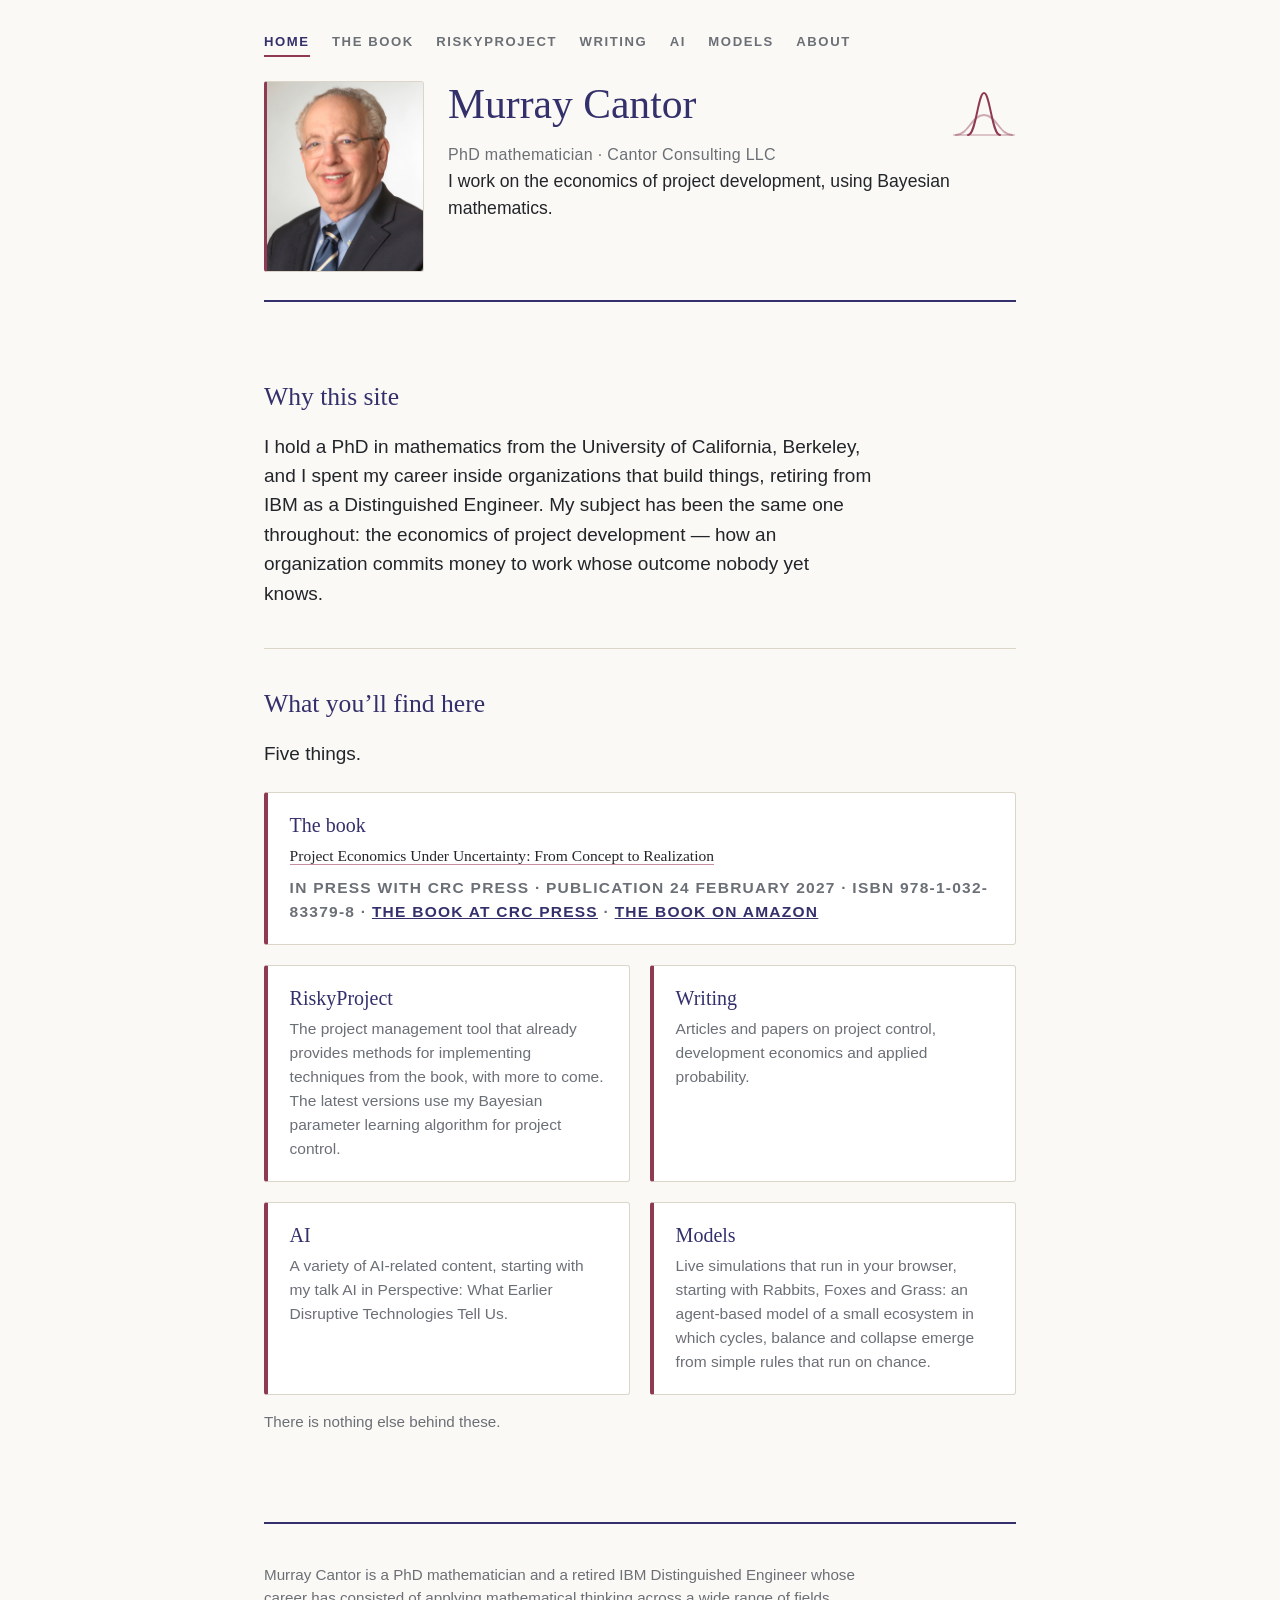
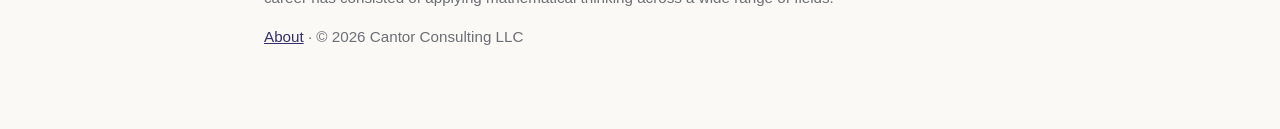
<file: index.html>
<!doctype html>
<html lang="en">
<head>
<meta charset="utf-8">
<meta name="viewport" content="width=device-width, initial-scale=1">
<meta name="theme-color" content="#33306B">
<title>Murray Cantor</title>
<meta name="description" content="Murray Cantor, PhD mathematician and retired IBM Distinguished Engineer, on the economics of project development and the tooling that improves it, worked in Bayesian mathematics.">
<!-- Social card image. The path is relative like everything else here, which is
     correct for local review and for a first look on GitHub Pages, but it is the ONE
     path that must become absolute at launch: LinkedIn, Slack, X, Facebook and iMessage
     fetch the card from their own servers, where a relative path resolves to nothing.
     At the DNS cutover change the content below to
     https://murraycantor.com/images/murray-cantor.jpg — see NOTES.md section 9. -->
<meta property="og:image" content="images/murray-cantor.jpg">
<meta property="og:image:width" content="640">
<meta property="og:image:height" content="776">
<link rel="stylesheet" href="site.css">
</head>
<body>
<div class="wrap">

<nav class="sitenav" aria-label="Site">
  <a href="index.html" aria-current="page">Home</a>
  <a href="book.html">The book</a>
  <a href="riskyproject.html">RiskyProject</a>
  <a href="writing.html">Writing</a>
  <a href="ai.html">AI</a>
  <a href="ecosystem/index.html">Models</a>
  <a href="about.html">About</a>
</nav>

<header class="masthead">
  <svg class="mark-corner" viewBox="0 0 64 64" role="img" aria-label="Two probability curves, one wide and one narrow" focusable="false">
    <g fill="none" stroke="currentColor" stroke-width="2" stroke-linecap="round">
      <path d="M2 54 H62" stroke-opacity=".28"></path>
      <path d="M4 54 C16 54 20 34 32 34 C44 34 48 54 60 54" stroke-opacity=".42"></path>
      <path d="M16 54 C24 54 26 12 32 12 C38 12 40 54 48 54"></path>
    </g>
  </svg>
  <div class="masthead-body">
    <img class="portrait" src="images/murray-cantor.jpg" width="160" height="194" alt="Murray Cantor">
    <div class="masthead-text">
      <h1>Murray Cantor</h1>
      <p class="byline">PhD mathematician &middot; Cantor Consulting LLC</p>
      <p class="standfirst">I work on the economics of project development, using Bayesian mathematics.</p>
    </div>
  </div>
</header>

<main>

<section id="intro" aria-labelledby="intro-h">
  <h2 id="intro-h">Why this site</h2>

  <p>I hold a PhD in mathematics from the University of California, Berkeley, and I spent my career inside organizations that build things, retiring from IBM as a Distinguished Engineer. My subject has been the same one throughout: the economics of project development &mdash; how an organization commits money to work whose outcome nobody yet knows.</p>
</section>

<section id="overview" aria-labelledby="ov-h">
  <h2 id="ov-h">What you&rsquo;ll find here</h2>

  <p>Five things.</p>

  <div class="cards">
    <div class="card card-book"><h3><a href="book.html">The book</a></h3><p><a class="cardtitle" href="book.html">Project Economics Under Uncertainty: From Concept to Realization</a></p><p class="meta">In press with CRC Press &middot; Publication 24 February 2027 &middot; ISBN 978-1-032-83379-8 &middot; <a href="https://www.routledge.com/Project-Economics-Under-Uncertainty-From-Concept-to-Realization/Cantor-Smart-Alleman/p/book/9781032833798">The book at CRC Press</a> &middot; <a href="https://a.co/d/0cHW51K1">The book on Amazon</a></p></div>
    <a class="card" href="riskyproject.html"><h3>RiskyProject</h3><p>The project management tool that already provides methods for implementing techniques from the book, with more to come. The latest versions use my Bayesian parameter learning algorithm for project control.</p></a>
    <a class="card" href="writing.html"><h3>Writing</h3><p>Articles and papers on project control, development economics and applied probability.</p></a>
    <a class="card" href="ai.html"><h3>AI</h3><p>A variety of AI-related content, starting with my talk AI in Perspective: What Earlier Disruptive Technologies Tell Us.</p></a>
    <a class="card" href="ecosystem/index.html"><h3>Models</h3><p>Live simulations that run in your browser, starting with Rabbits, Foxes and Grass: an agent-based model of a small ecosystem in which cycles, balance and collapse emerge from simple rules that run on chance.</p></a>
  </div>

  <p class="note">There is nothing else behind these.</p>
</section>

</main>

<footer>
  <p>Murray Cantor is a PhD mathematician and a retired IBM Distinguished Engineer whose career has consisted of applying mathematical thinking across a wide range of fields.</p>
  <p><a href="about.html">About</a> &middot; &copy; 2026 Cantor Consulting LLC</p>
</footer>

</div>
</body>
</html>
</file>
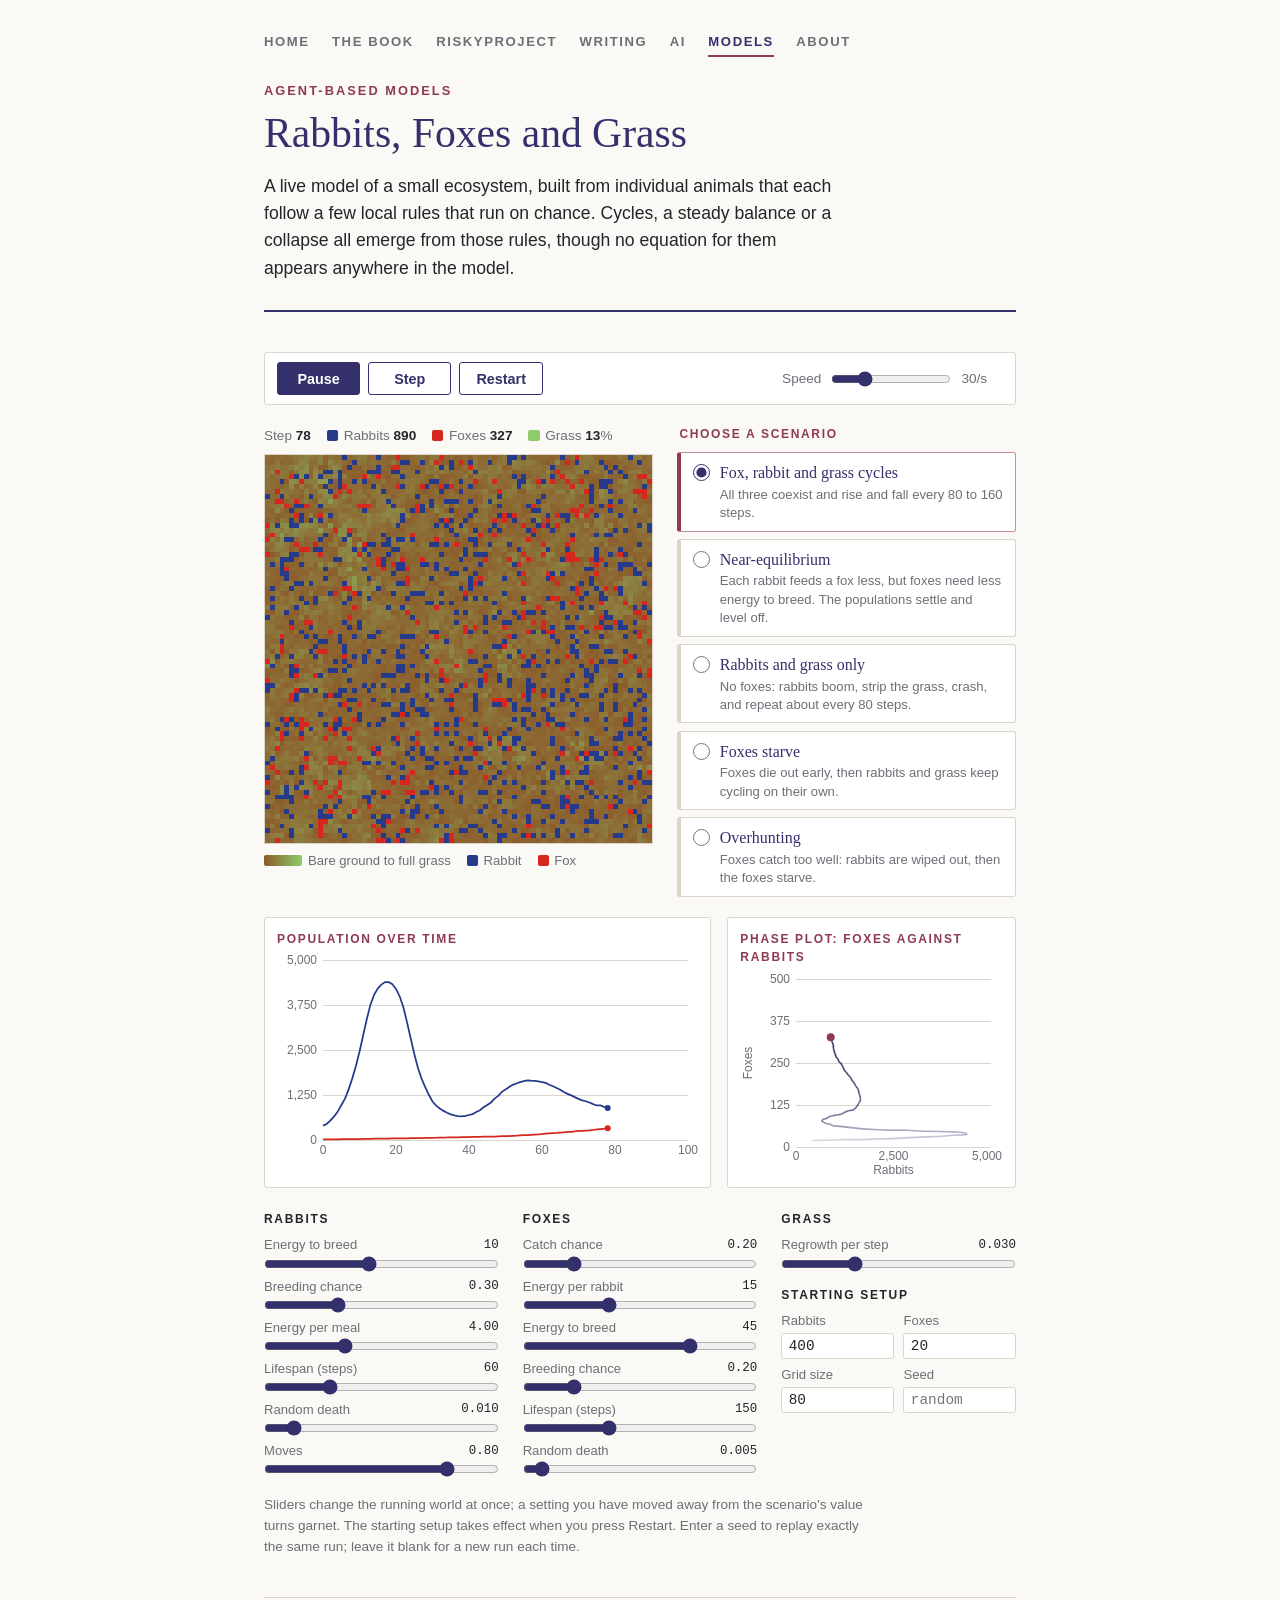
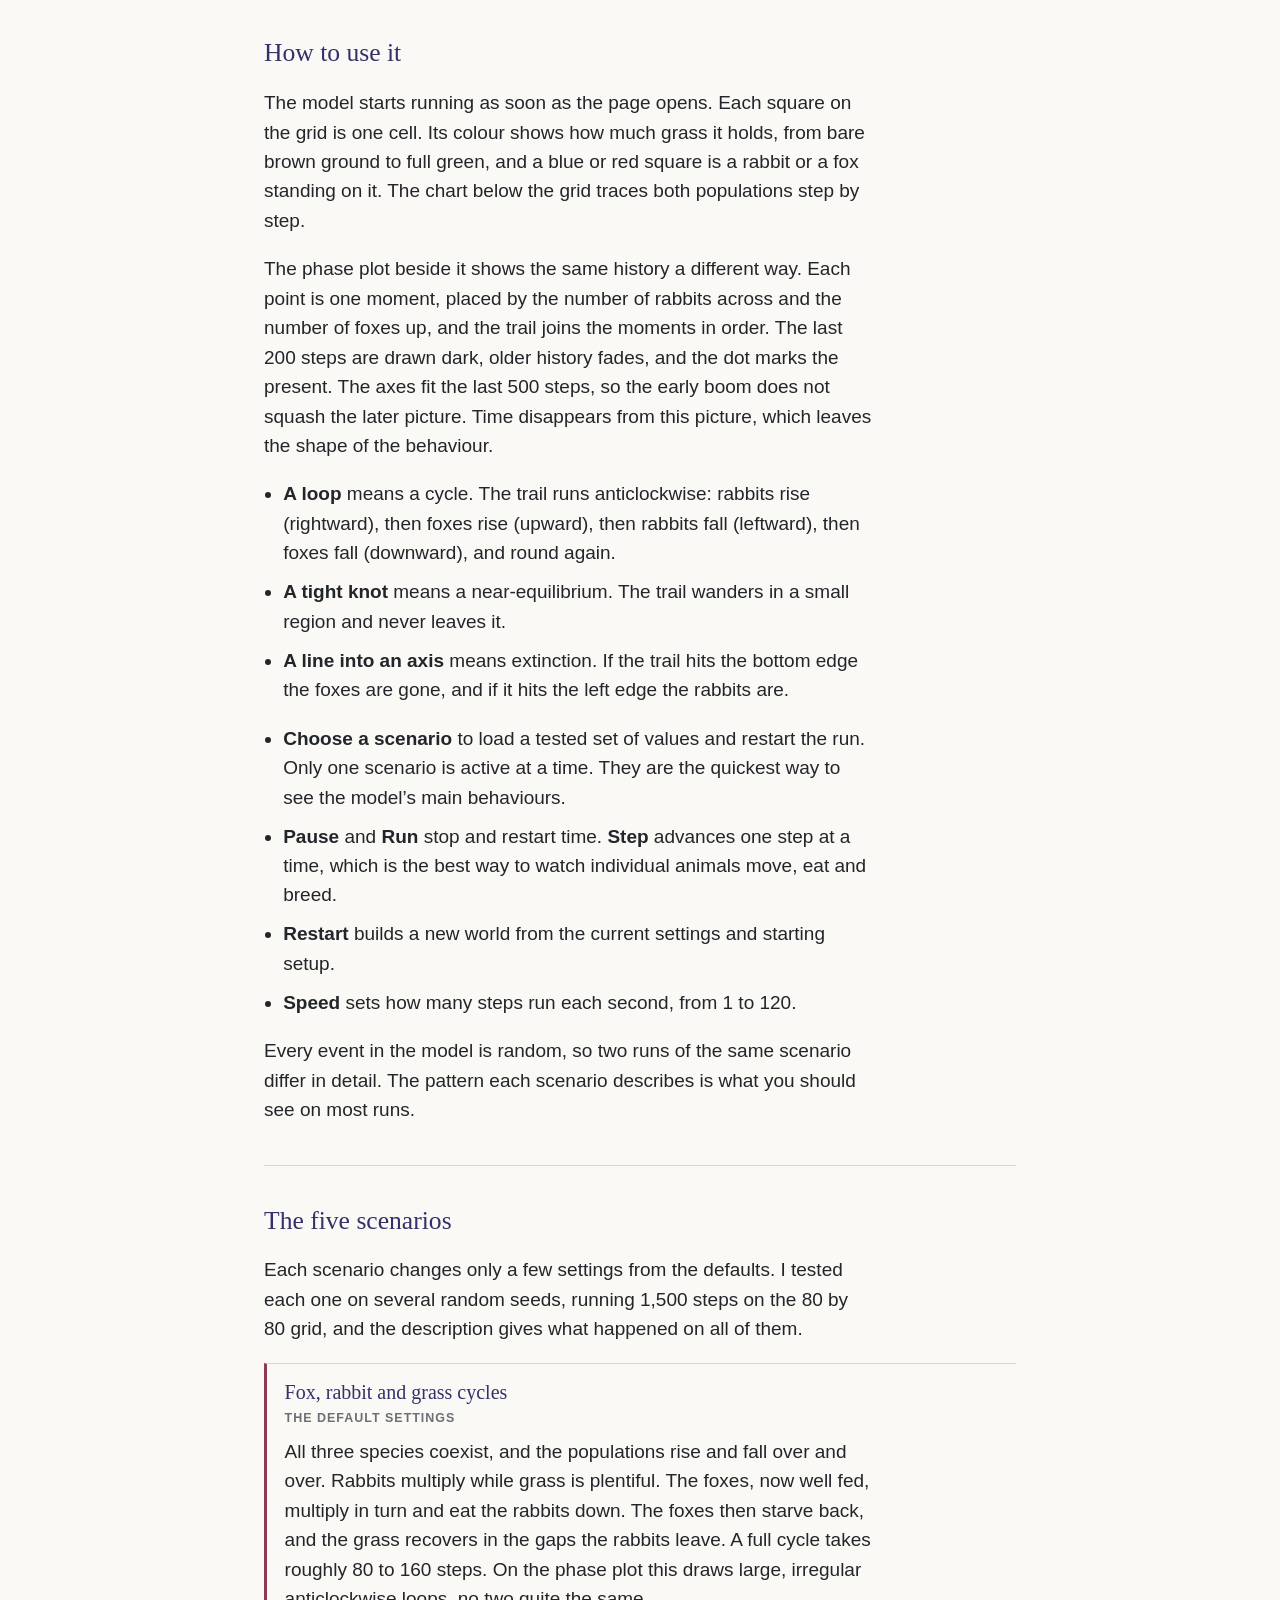
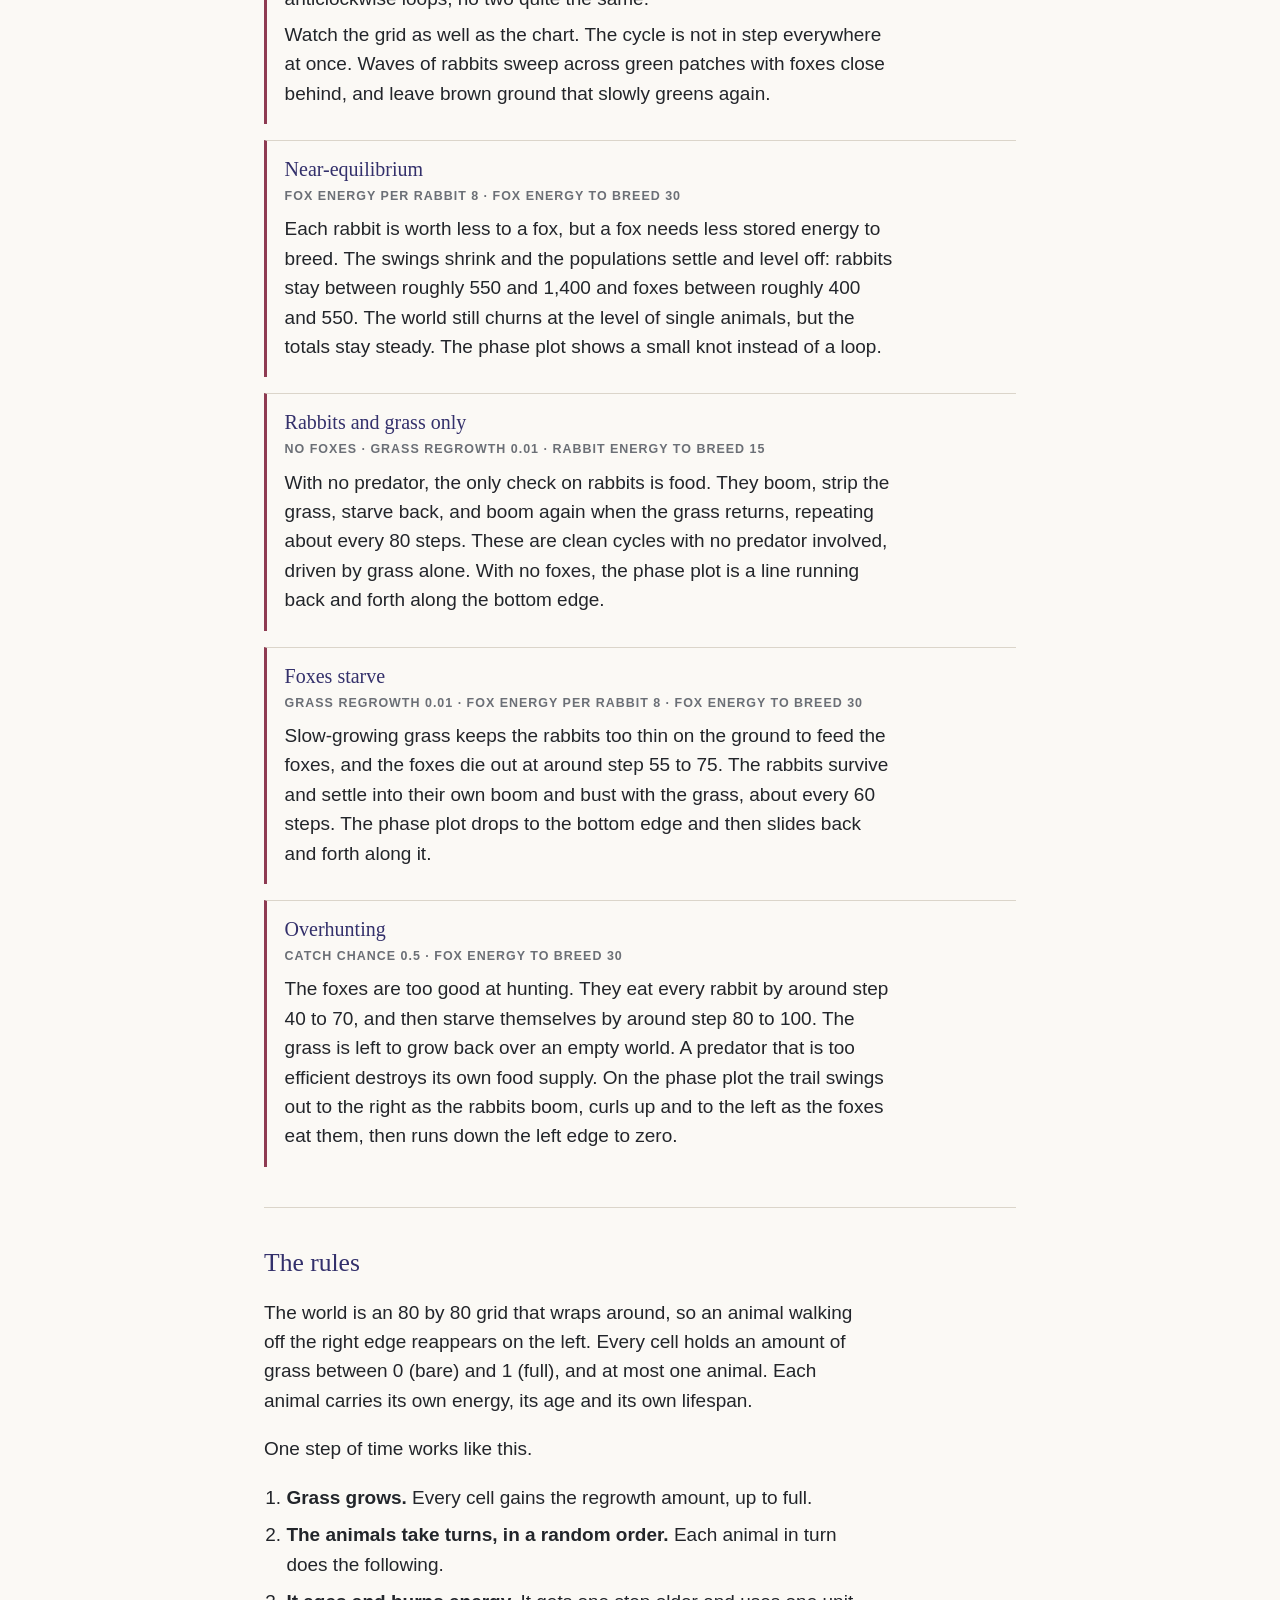
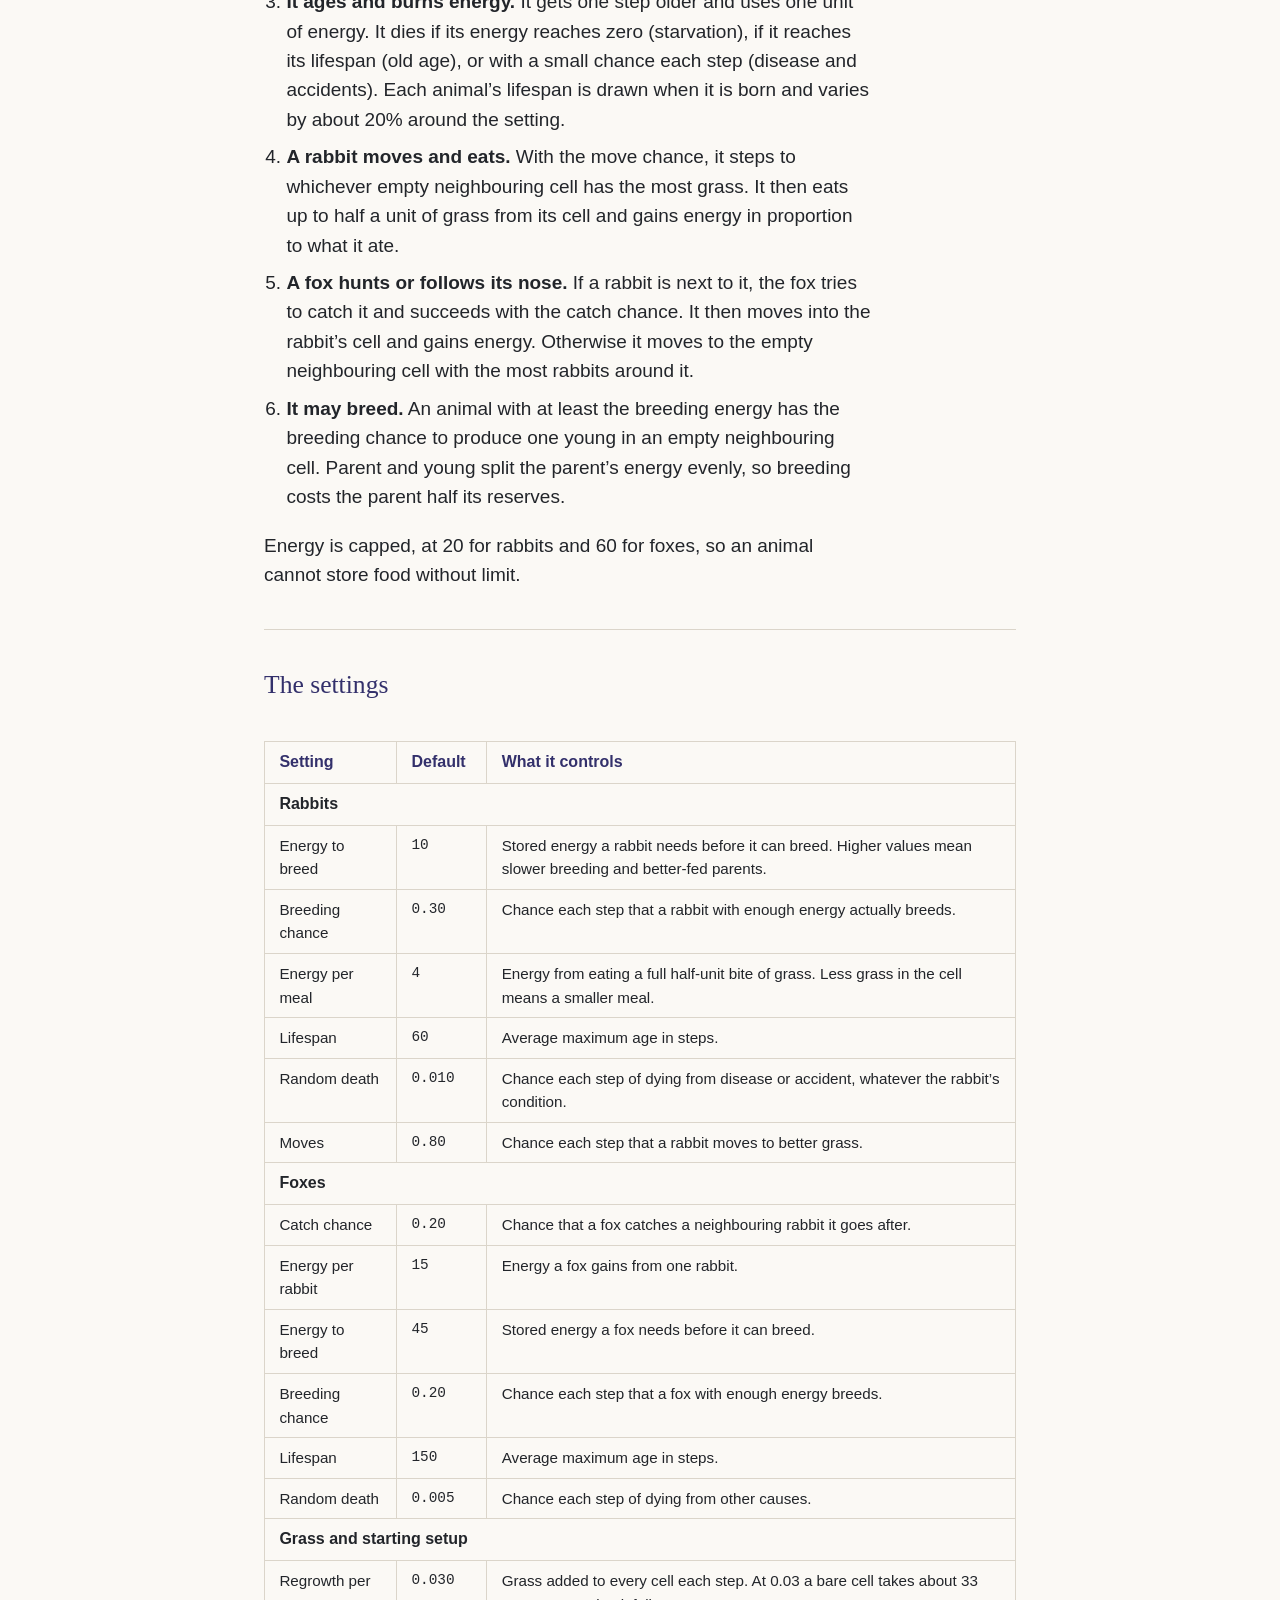
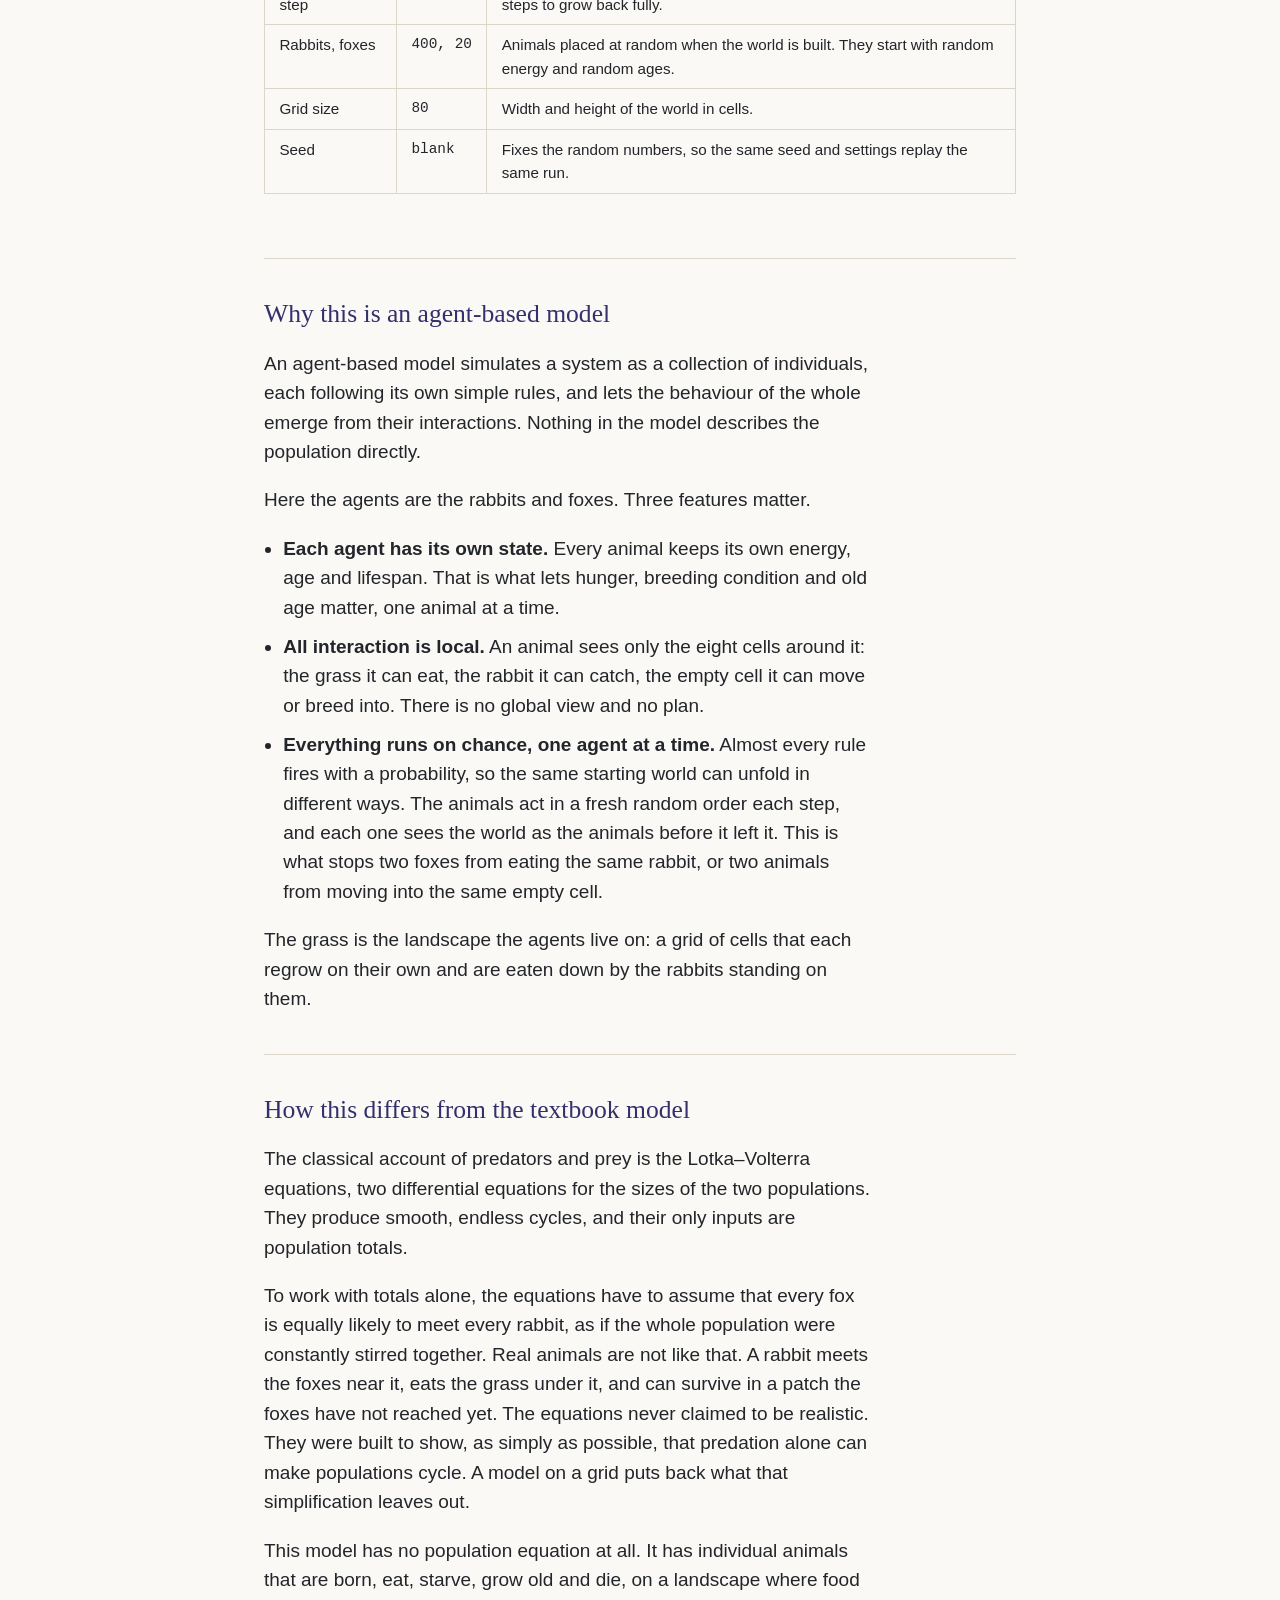
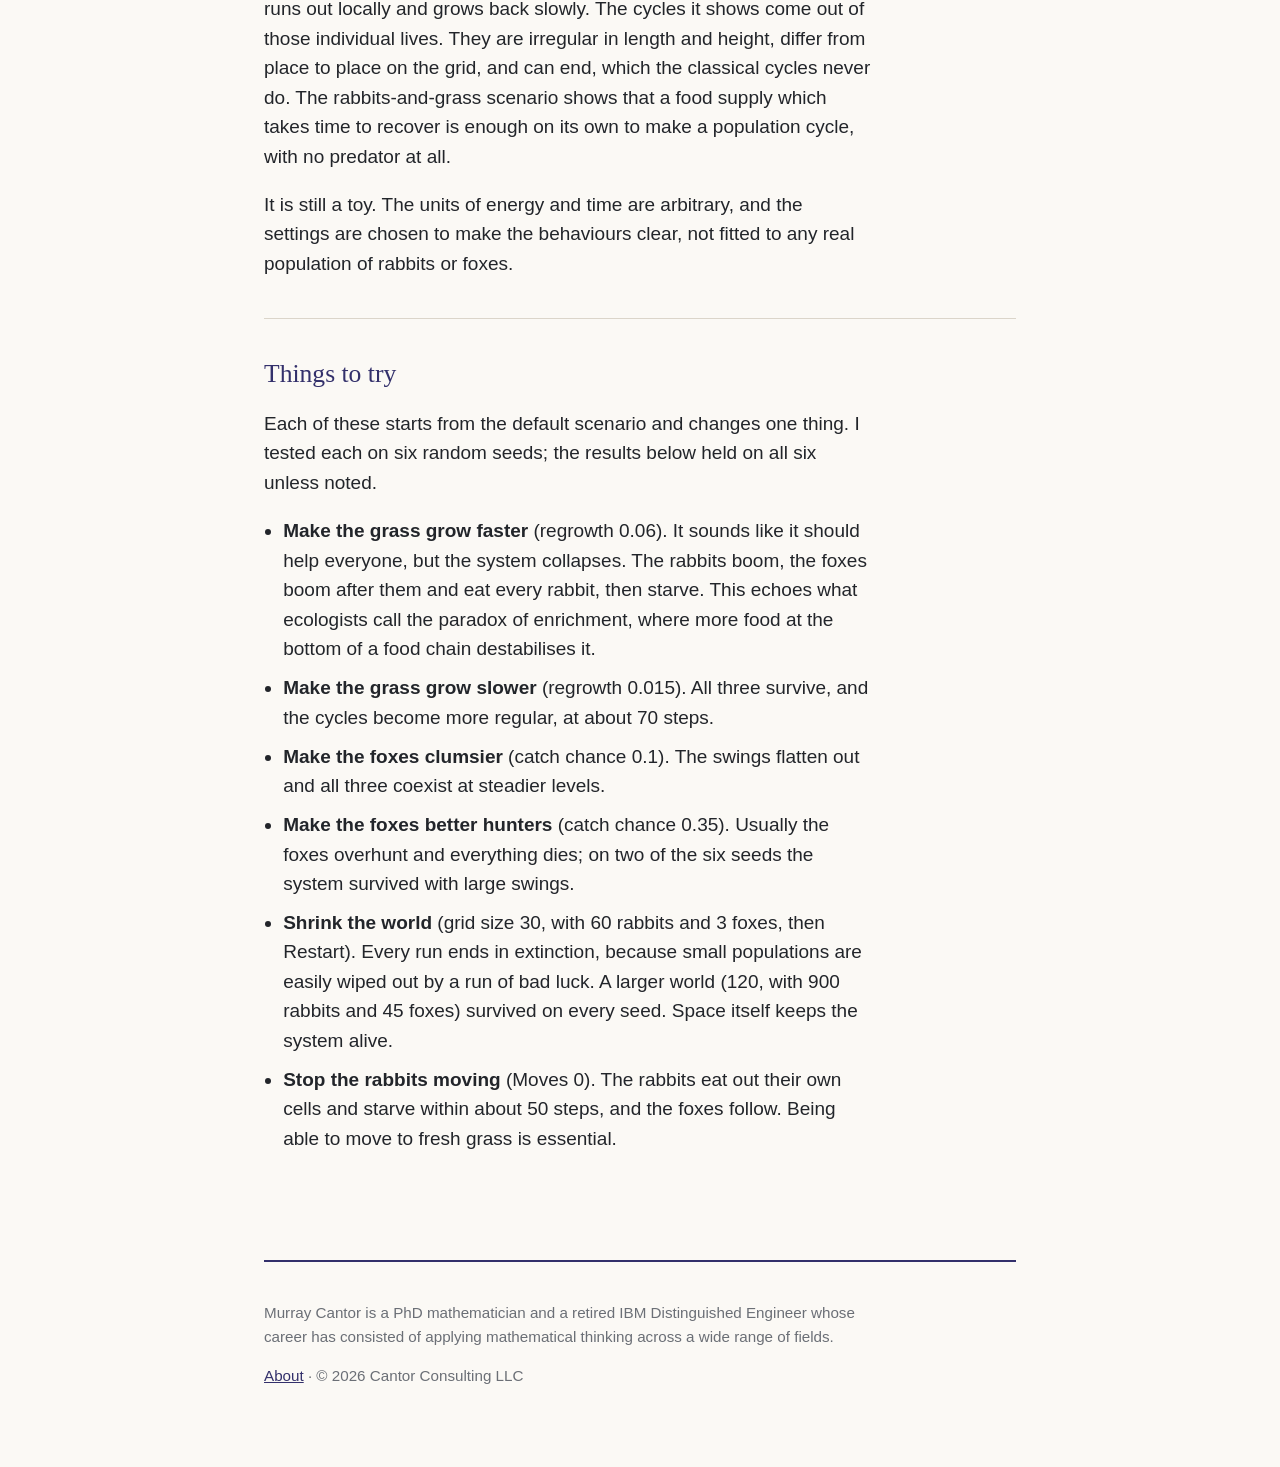
<file: ecosystem/index.html>
<!doctype html>
<html lang="en">
<head>
<meta charset="utf-8">
<meta name="viewport" content="width=device-width, initial-scale=1">
<meta name="theme-color" content="#33306B">
<title>Rabbits, Foxes and Grass &middot; Murray Cantor</title>
<meta name="description" content="A live, probabilistic agent-based model of rabbits, foxes and grass. Pick a scenario and watch cycles, a steady balance or a collapse emerge from simple local rules.">
<link rel="stylesheet" href="../site.css">
<style>
/* Page-specific styles for the simulator. Everything else comes from site.css.
   The four simulation colours are data colours, chosen to read against each
   other on the grid: brown soil, green grass, blue rabbits, red foxes. */
:root{
  --soil:#8C5B2B; --grass:#8CCC6B; --rabbit:#263A8C; --fox:#D7261E;
  --mono:ui-monospace,"SF Mono",Menlo,Consolas,monospace;
}
.sim{padding-top:0}
.sim-top{display:grid;grid-template-columns:minmax(0,1.15fr) minmax(0,1fr);gap:1.5rem;align-items:start}
.status{display:flex;flex-wrap:wrap;gap:.2rem 1rem;font-size:.85rem;font-variant-numeric:tabular-nums;margin-bottom:.5rem;color:var(--muted,#6B6F76)}
.status b{color:var(--ink,#22252A);font-weight:700}
.sw{display:inline-block;width:.7rem;height:.7rem;border-radius:2px;margin-right:.35rem;vertical-align:-.05rem}
#grid{display:block;width:100%;max-width:100%;aspect-ratio:1;image-rendering:pixelated;image-rendering:crisp-edges;border:1px solid var(--rule,#DBD5CA);background:var(--soil)}
.legend{display:flex;flex-wrap:wrap;gap:.2rem 1rem;font-size:.82rem;color:var(--muted,#6B6F76);margin-top:.45rem}
.ramp{display:inline-block;width:2.4rem;height:.7rem;border-radius:2px;margin-right:.35rem;vertical-align:-.05rem;background:linear-gradient(90deg,var(--soil),var(--grass))}
.kicker{font-size:.75rem;letter-spacing:.14em;text-transform:uppercase;color:var(--garnet,#8E3B52);font-weight:700;margin:0 0 .5rem}
.presets{display:grid;gap:.45rem;border:0;margin:0;padding:0;min-width:0}
.preset{
  display:grid;grid-template-columns:auto minmax(0,1fr);gap:.6rem;align-items:start;cursor:pointer;background:#fff;
  border:1.5px solid var(--rule,#DBD5CA);border-left:4px solid var(--rule,#DBD5CA);border-radius:3px;padding:.5rem .75rem
}
.preset:hover{border-color:var(--garnet-pale,#C58FA0);border-left-color:var(--garnet-pale,#C58FA0)}
.preset:has(input:checked){border-color:var(--garnet-pale,#C58FA0);border-left-color:var(--garnet,#8E3B52)}
.preset input{width:1.05rem;height:1.05rem;margin:.2rem 0 0;accent-color:var(--indigo,#33306B);cursor:pointer}
.preset b{display:block;font-family:var(--serif,"Bookman Old Style",Georgia,serif);font-weight:400;font-size:1rem;color:var(--indigo,#33306B)}
.preset .why{display:block;font-size:.82rem;color:var(--muted,#6B6F76);line-height:1.4}
.controls{display:flex;flex-wrap:wrap;gap:.5rem;align-items:center;margin:0 0 1.25rem;padding:.6rem .75rem;background:#fff;border:1px solid var(--rule,#DBD5CA);border-radius:3px}
.btn{font:600 .9rem var(--sans,Calibri,"Segoe UI",-apple-system,Arial,sans-serif);padding:.45rem 1rem;border-radius:3px;border:1.5px solid var(--indigo,#33306B);background:#fff;color:var(--indigo,#33306B);cursor:pointer;min-width:5.2rem}
.btn.primary{background:var(--indigo,#33306B);color:#fff}
.btn:hover{border-color:var(--garnet,#8E3B52)}
.btn.primary:hover{background:var(--garnet,#8E3B52);border-color:var(--garnet,#8E3B52)}
.btn:focus-visible,.sim input:focus-visible{outline:3px solid var(--amber,#E08A3C);outline-offset:3px}
.speed{display:flex;align-items:center;gap:.5rem;font-size:.85rem;color:var(--muted,#6B6F76);margin-left:auto}
.speed input{width:7.5rem;accent-color:var(--indigo,#33306B)}
.speed output{font-variant-numeric:tabular-nums;min-width:2.6rem}
.chartbox{background:#fff;border:1px solid var(--rule,#DBD5CA);border-radius:3px;padding:.75rem .75rem .4rem}
.chartbox .kicker{margin-bottom:.25rem}
#chart,#phase{display:block;width:100%;height:210px}
.charts{display:grid;grid-template-columns:minmax(0,1.55fr) minmax(0,1fr);gap:1rem;margin-top:1.25rem}
@media (max-width:34rem){.charts{grid-template-columns:1fr}}
.settings{display:grid;grid-template-columns:repeat(3,minmax(0,1fr));gap:1rem 1.5rem;margin-top:1.5rem}
.setgroup h3{font-family:var(--sans,Calibri,"Segoe UI",-apple-system,Arial,sans-serif);font-size:.75rem;letter-spacing:.14em;text-transform:uppercase;font-weight:700;margin:0 0 .5rem;color:var(--ink,#22252A)}
.row{display:grid;grid-template-columns:minmax(0,1fr) auto;gap:0 .5rem;align-items:center;font-size:.82rem;margin-bottom:.3rem}
.row label{color:var(--muted,#6B6F76)}
.row output{font-family:var(--mono);font-size:.78rem;font-variant-numeric:tabular-nums}
.row input{grid-column:1/-1;width:100%;margin:0;accent-color:var(--indigo,#33306B)}
.row.changed label{color:var(--garnet,#8E3B52);font-weight:700}
.setup{display:grid;grid-template-columns:1fr 1fr;gap:.4rem .6rem}
.setup label{display:grid;gap:.1rem;font-size:.82rem;color:var(--muted,#6B6F76)}
.setup input{width:100%;font:.9rem var(--mono);padding:.25rem .4rem;border:1px solid var(--rule,#DBD5CA);border-radius:3px;background:#fff;color:var(--ink,#22252A)}
.sim .note{font-size:.85rem;margin-top:.75rem}
/* documentation */
.scen{padding:1rem 0 1rem 1.1rem;border-left:3px solid var(--garnet,#8E3B52);border-top:1px solid var(--rule,#DBD5CA);margin-top:1rem}
.scen h3{color:var(--indigo,#33306B);margin-bottom:.3rem}
.scen .meta{margin:0 0 .5rem}
.scen p{margin:.4rem 0 0}
ol.steps{max-width:38rem;padding-left:1.4rem}
ol.steps li{margin:.5rem 0}
.tablewrap{overflow-x:auto}
table.matrix td:nth-child(2){font-family:var(--mono);font-size:.9rem;white-space:nowrap}
table.matrix td{font-size:.95rem}
ul.tries{max-width:38rem;padding-left:1.2rem}
ul.tries li{margin:.6rem 0}
@media (max-width:44rem){
  .sim-top{grid-template-columns:1fr}
  .settings{grid-template-columns:1fr 1fr}
}
@media (max-width:34rem){
  .settings{grid-template-columns:1fr}
  .speed{margin-left:0}
}
@media (prefers-reduced-motion:reduce){*{scroll-behavior:auto}}
</style>
</head>
<body>
<div class="wrap">

<nav class="sitenav" aria-label="Site">
  <a href="../index.html">Home</a>
  <a href="../book.html">The book</a>
  <a href="../riskyproject.html">RiskyProject</a>
  <a href="../writing.html">Writing</a>
  <a href="../ai.html">AI</a>
  <a href="index.html" aria-current="page">Models</a>
  <a href="../about.html">About</a>
</nav>

<header class="masthead">
  <p class="eyebrow">Agent-based models</p>
  <h1>Rabbits, Foxes and Grass</h1>
  <p class="standfirst">A live model of a small ecosystem, built from individual animals that each follow a few local rules that run on chance. Cycles, a steady balance or a collapse all emerge from those rules, though no equation for them appears anywhere in the model.</p>
</header>

<main>

<section class="sim" aria-label="Simulator">
  <div class="controls">
    <button class="btn primary" id="b-run" type="button">Pause</button>
    <button class="btn" id="b-step" type="button">Step</button>
    <button class="btn" id="b-reset" type="button">Restart</button>
    <label class="speed" for="speed">Speed <input type="range" id="speed" min="1" max="120" value="30"><output id="speed-o">30/s</output></label>
  </div>

  <div class="sim-top">
    <div>
      <div class="status">
        <span>Step <b id="s-step">0</b></span>
        <span><i class="sw" style="background:var(--rabbit)"></i>Rabbits <b id="s-r">0</b></span>
        <span><i class="sw" style="background:var(--fox)"></i>Foxes <b id="s-f">0</b></span>
        <span><i class="sw" style="background:var(--grass)"></i>Grass <b id="s-g">0</b>%</span>
      </div>
      <canvas id="grid" width="80" height="80" role="img" aria-label="The grid: grass shading from brown to green, blue rabbits and red foxes"></canvas>
      <div class="legend">
        <span><i class="ramp"></i>Bare ground to full grass</span>
        <span><i class="sw" style="background:var(--rabbit)"></i>Rabbit</span>
        <span><i class="sw" style="background:var(--fox)"></i>Fox</span>
      </div>
    </div>
    <div>
      <fieldset class="presets" id="presets"><legend class="kicker">Choose a scenario</legend></fieldset>
    </div>
  </div>


  <div class="charts">
    <div class="chartbox">
      <p class="kicker">Population over time</p>
      <canvas id="chart" role="img" aria-label="Rabbit and fox populations by step"></canvas>
    </div>
    <div class="chartbox">
      <p class="kicker">Phase plot: foxes against rabbits</p>
      <canvas id="phase" role="img" aria-label="Phase plot of fox population against rabbit population"></canvas>
    </div>
  </div>

  <div class="settings" id="settings"></div>
  <p class="note">Sliders change the running world at once; a setting you have moved away from the scenario's value turns garnet. The starting setup takes effect when you press Restart. Enter a seed to replay exactly the same run; leave it blank for a new run each time.</p>
</section>

<section aria-labelledby="use-h">
  <h2 id="use-h">How to use it</h2>
  <p>The model starts running as soon as the page opens. Each square on the grid is one cell. Its colour shows how much grass it holds, from bare brown ground to full green, and a blue or red square is a rabbit or a fox standing on it. The chart below the grid traces both populations step by step.</p>
  <p>The phase plot beside it shows the same history a different way. Each point is one moment, placed by the number of rabbits across and the number of foxes up, and the trail joins the moments in order. The last 200 steps are drawn dark, older history fades, and the dot marks the present. The axes fit the last 500 steps, so the early boom does not squash the later picture. Time disappears from this picture, which leaves the shape of the behaviour.</p>
  <ul class="tries">
    <li><b>A loop</b> means a cycle. The trail runs anticlockwise: rabbits rise (rightward), then foxes rise (upward), then rabbits fall (leftward), then foxes fall (downward), and round again.</li>
    <li><b>A tight knot</b> means a near-equilibrium. The trail wanders in a small region and never leaves it.</li>
    <li><b>A line into an axis</b> means extinction. If the trail hits the bottom edge the foxes are gone, and if it hits the left edge the rabbits are.</li>
  </ul>
  <ul class="tries">
    <li><b>Choose a scenario</b> to load a tested set of values and restart the run. Only one scenario is active at a time. They are the quickest way to see the model&rsquo;s main behaviours.</li>
    <li><b>Pause</b> and <b>Run</b> stop and restart time. <b>Step</b> advances one step at a time, which is the best way to watch individual animals move, eat and breed.</li>
    <li><b>Restart</b> builds a new world from the current settings and starting setup.</li>
    <li><b>Speed</b> sets how many steps run each second, from 1 to 120.</li>
  </ul>
  <p>Every event in the model is random, so two runs of the same scenario differ in detail. The pattern each scenario describes is what you should see on most runs.</p>
</section>

<section aria-labelledby="scen-h">
  <h2 id="scen-h">The five scenarios</h2>
  <p>Each scenario changes only a few settings from the defaults. I tested each one on several random seeds, running 1,500 steps on the 80 by 80 grid, and the description gives what happened on all of them.</p>

  <div class="scen">
    <h3>Fox, rabbit and grass cycles</h3>
    <p class="meta">The default settings</p>
    <p>All three species coexist, and the populations rise and fall over and over. Rabbits multiply while grass is plentiful. The foxes, now well fed, multiply in turn and eat the rabbits down. The foxes then starve back, and the grass recovers in the gaps the rabbits leave. A full cycle takes roughly 80 to 160 steps. On the phase plot this draws large, irregular anticlockwise loops, no two quite the same.</p>
    <p>Watch the grid as well as the chart. The cycle is not in step everywhere at once. Waves of rabbits sweep across green patches with foxes close behind, and leave brown ground that slowly greens again.</p>
  </div>

  <div class="scen">
    <h3>Near-equilibrium</h3>
    <p class="meta">Fox energy per rabbit 8 &middot; fox energy to breed 30</p>
    <p>Each rabbit is worth less to a fox, but a fox needs less stored energy to breed. The swings shrink and the populations settle and level off: rabbits stay between roughly 550 and 1,400 and foxes between roughly 400 and 550. The world still churns at the level of single animals, but the totals stay steady. The phase plot shows a small knot instead of a loop.</p>
  </div>

  <div class="scen">
    <h3>Rabbits and grass only</h3>
    <p class="meta">No foxes &middot; grass regrowth 0.01 &middot; rabbit energy to breed 15</p>
    <p>With no predator, the only check on rabbits is food. They boom, strip the grass, starve back, and boom again when the grass returns, repeating about every 80 steps. These are clean cycles with no predator involved, driven by grass alone. With no foxes, the phase plot is a line running back and forth along the bottom edge.</p>
  </div>

  <div class="scen">
    <h3>Foxes starve</h3>
    <p class="meta">Grass regrowth 0.01 &middot; fox energy per rabbit 8 &middot; fox energy to breed 30</p>
    <p>Slow-growing grass keeps the rabbits too thin on the ground to feed the foxes, and the foxes die out at around step 55 to 75. The rabbits survive and settle into their own boom and bust with the grass, about every 60 steps. The phase plot drops to the bottom edge and then slides back and forth along it.</p>
  </div>

  <div class="scen">
    <h3>Overhunting</h3>
    <p class="meta">Catch chance 0.5 &middot; fox energy to breed 30</p>
    <p>The foxes are too good at hunting. They eat every rabbit by around step 40 to 70, and then starve themselves by around step 80 to 100. The grass is left to grow back over an empty world. A predator that is too efficient destroys its own food supply. On the phase plot the trail swings out to the right as the rabbits boom, curls up and to the left as the foxes eat them, then runs down the left edge to zero.</p>
  </div>
</section>

<section aria-labelledby="rules-h">
  <h2 id="rules-h">The rules</h2>
  <p>The world is an 80 by 80 grid that wraps around, so an animal walking off the right edge reappears on the left. Every cell holds an amount of grass between 0 (bare) and 1 (full), and at most one animal. Each animal carries its own energy, its age and its own lifespan.</p>
  <p>One step of time works like this.</p>
  <ol class="steps">
    <li><b>Grass grows.</b> Every cell gains the regrowth amount, up to full.</li>
    <li><b>The animals take turns, in a random order.</b> Each animal in turn does the following.</li>
    <li><b>It ages and burns energy.</b> It gets one step older and uses one unit of energy. It dies if its energy reaches zero (starvation), if it reaches its lifespan (old age), or with a small chance each step (disease and accidents). Each animal&rsquo;s lifespan is drawn when it is born and varies by about 20% around the setting.</li>
    <li><b>A rabbit moves and eats.</b> With the move chance, it steps to whichever empty neighbouring cell has the most grass. It then eats up to half a unit of grass from its cell and gains energy in proportion to what it ate.</li>
    <li><b>A fox hunts or follows its nose.</b> If a rabbit is next to it, the fox tries to catch it and succeeds with the catch chance. It then moves into the rabbit&rsquo;s cell and gains energy. Otherwise it moves to the empty neighbouring cell with the most rabbits around it.</li>
    <li><b>It may breed.</b> An animal with at least the breeding energy has the breeding chance to produce one young in an empty neighbouring cell. Parent and young split the parent&rsquo;s energy evenly, so breeding costs the parent half its reserves.</li>
  </ol>
  <p>Energy is capped, at 20 for rabbits and 60 for foxes, so an animal cannot store food without limit.</p>
</section>

<section aria-labelledby="set-h">
  <h2 id="set-h">The settings</h2>
  <div class="tablewrap">
  <table class="matrix">
    <thead><tr><th scope="col">Setting</th><th scope="col">Default</th><th scope="col">What it controls</th></tr></thead>
    <tbody>
      <tr><th scope="row" colspan="3">Rabbits</th></tr>
      <tr><td>Energy to breed</td><td>10</td><td>Stored energy a rabbit needs before it can breed. Higher values mean slower breeding and better-fed parents.</td></tr>
      <tr><td>Breeding chance</td><td>0.30</td><td>Chance each step that a rabbit with enough energy actually breeds.</td></tr>
      <tr><td>Energy per meal</td><td>4</td><td>Energy from eating a full half-unit bite of grass. Less grass in the cell means a smaller meal.</td></tr>
      <tr><td>Lifespan</td><td>60</td><td>Average maximum age in steps.</td></tr>
      <tr><td>Random death</td><td>0.010</td><td>Chance each step of dying from disease or accident, whatever the rabbit&rsquo;s condition.</td></tr>
      <tr><td>Moves</td><td>0.80</td><td>Chance each step that a rabbit moves to better grass.</td></tr>
      <tr><th scope="row" colspan="3">Foxes</th></tr>
      <tr><td>Catch chance</td><td>0.20</td><td>Chance that a fox catches a neighbouring rabbit it goes after.</td></tr>
      <tr><td>Energy per rabbit</td><td>15</td><td>Energy a fox gains from one rabbit.</td></tr>
      <tr><td>Energy to breed</td><td>45</td><td>Stored energy a fox needs before it can breed.</td></tr>
      <tr><td>Breeding chance</td><td>0.20</td><td>Chance each step that a fox with enough energy breeds.</td></tr>
      <tr><td>Lifespan</td><td>150</td><td>Average maximum age in steps.</td></tr>
      <tr><td>Random death</td><td>0.005</td><td>Chance each step of dying from other causes.</td></tr>
      <tr><th scope="row" colspan="3">Grass and starting setup</th></tr>
      <tr><td>Regrowth per step</td><td>0.030</td><td>Grass added to every cell each step. At 0.03 a bare cell takes about 33 steps to grow back fully.</td></tr>
      <tr><td>Rabbits, foxes</td><td>400, 20</td><td>Animals placed at random when the world is built. They start with random energy and random ages.</td></tr>
      <tr><td>Grid size</td><td>80</td><td>Width and height of the world in cells.</td></tr>
      <tr><td>Seed</td><td>blank</td><td>Fixes the random numbers, so the same seed and settings replay the same run.</td></tr>
    </tbody>
  </table>
  </div>
</section>

<section aria-labelledby="abm-h">
  <h2 id="abm-h">Why this is an agent-based model</h2>
  <p>An agent-based model simulates a system as a collection of individuals, each following its own simple rules, and lets the behaviour of the whole emerge from their interactions. Nothing in the model describes the population directly.</p>
  <p>Here the agents are the rabbits and foxes. Three features matter.</p>
  <ul class="tries">
    <li><b>Each agent has its own state.</b> Every animal keeps its own energy, age and lifespan. That is what lets hunger, breeding condition and old age matter, one animal at a time.</li>
    <li><b>All interaction is local.</b> An animal sees only the eight cells around it: the grass it can eat, the rabbit it can catch, the empty cell it can move or breed into. There is no global view and no plan.</li>
    <li><b>Everything runs on chance, one agent at a time.</b> Almost every rule fires with a probability, so the same starting world can unfold in different ways. The animals act in a fresh random order each step, and each one sees the world as the animals before it left it. This is what stops two foxes from eating the same rabbit, or two animals from moving into the same empty cell.</li>
  </ul>
  <p>The grass is the landscape the agents live on: a grid of cells that each regrow on their own and are eaten down by the rabbits standing on them.</p>
</section>

<section aria-labelledby="lv-h">
  <h2 id="lv-h">How this differs from the textbook model</h2>
  <p>The classical account of predators and prey is the Lotka&ndash;Volterra equations, two differential equations for the sizes of the two populations. They produce smooth, endless cycles, and their only inputs are population totals.</p>
  <p>To work with totals alone, the equations have to assume that every fox is equally likely to meet every rabbit, as if the whole population were constantly stirred together. Real animals are not like that. A rabbit meets the foxes near it, eats the grass under it, and can survive in a patch the foxes have not reached yet. The equations never claimed to be realistic. They were built to show, as simply as possible, that predation alone can make populations cycle. A model on a grid puts back what that simplification leaves out.</p>
  <p>This model has no population equation at all. It has individual animals that are born, eat, starve, grow old and die, on a landscape where food runs out locally and grows back slowly. The cycles it shows come out of those individual lives. They are irregular in length and height, differ from place to place on the grid, and can end, which the classical cycles never do. The rabbits-and-grass scenario shows that a food supply which takes time to recover is enough on its own to make a population cycle, with no predator at all.</p>
  <p>It is still a toy. The units of energy and time are arbitrary, and the settings are chosen to make the behaviours clear, not fitted to any real population of rabbits or foxes.</p>
</section>

<section aria-labelledby="try-h">
  <h2 id="try-h">Things to try</h2>
  <p>Each of these starts from the default scenario and changes one thing. I tested each on six random seeds; the results below held on all six unless noted.</p>
  <ul class="tries">
    <li><b>Make the grass grow faster</b> (regrowth 0.06). It sounds like it should help everyone, but the system collapses. The rabbits boom, the foxes boom after them and eat every rabbit, then starve. This echoes what ecologists call the paradox of enrichment, where more food at the bottom of a food chain destabilises it.</li>
    <li><b>Make the grass grow slower</b> (regrowth 0.015). All three survive, and the cycles become more regular, at about 70 steps.</li>
    <li><b>Make the foxes clumsier</b> (catch chance 0.1). The swings flatten out and all three coexist at steadier levels.</li>
    <li><b>Make the foxes better hunters</b> (catch chance 0.35). Usually the foxes overhunt and everything dies; on two of the six seeds the system survived with large swings.</li>
    <li><b>Shrink the world</b> (grid size 30, with 60 rabbits and 3 foxes, then Restart). Every run ends in extinction, because small populations are easily wiped out by a run of bad luck. A larger world (120, with 900 rabbits and 45 foxes) survived on every seed. Space itself keeps the system alive.</li>
    <li><b>Stop the rabbits moving</b> (Moves 0). The rabbits eat out their own cells and starve within about 50 steps, and the foxes follow. Being able to move to fresh grass is essential.</li>
  </ul>
</section>

</main>

<footer>
  <p>Murray Cantor is a PhD mathematician and a retired IBM Distinguished Engineer whose career has consisted of applying mathematical thinking across a wide range of fields.</p>
  <p><a href="../about.html">About</a> &middot; &copy; 2026 Cantor Consulting LLC</p>
</footer>

</div>

<script src="engine.js"></script>
<script>
(function () {
  "use strict";
  var E = window.Eco;
  var GROUPS = [
    { name: "Rabbits", items: [
      ["r_breedEnergy", "Energy to breed", 2, 20, 1, ["rabbit", "breedEnergy"]],
      ["r_pBreed", "Breeding chance", 0, 1, 0.01, ["rabbit", "pBreed"]],
      ["r_food", "Energy per meal", 1, 10, 0.5, ["rabbit", "food"]],
      ["r_lifespan", "Lifespan (steps)", 10, 200, 1, ["rabbit", "lifespan"]],
      ["r_pDeath", "Random death", 0, 0.1, 0.001, ["rabbit", "pDeath"]],
      ["r_pMove", "Moves", 0, 1, 0.01, ["rabbit", "pMove"]] ] },
    { name: "Foxes", items: [
      ["pCatch", "Catch chance", 0, 1, 0.01, ["pCatch"]],
      ["f_food", "Energy per rabbit", 1, 40, 1, ["fox", "food"]],
      ["f_breedEnergy", "Energy to breed", 5, 60, 1, ["fox", "breedEnergy"]],
      ["f_pBreed", "Breeding chance", 0, 1, 0.01, ["fox", "pBreed"]],
      ["f_lifespan", "Lifespan (steps)", 10, 400, 1, ["fox", "lifespan"]],
      ["f_pDeath", "Random death", 0, 0.1, 0.001, ["fox", "pDeath"]] ] },
    { name: "Grass", items: [
      ["regrow", "Regrowth per step", 0, 0.1, 0.001, ["regrow"]] ] }
  ];
  var SETUP = { rabbits: "in-rabbits", foxes: "in-foxes", size: "in-size" };
  var COL = { soil: [140, 91, 43], grass: [140, 204, 107], rabbit: [38, 58, 140], fox: [215, 38, 30],
              rule: "#DBD5CA", muted: "#6B6F76", rabbitL: "#263A8C", foxL: "#D7261E" };

  var v = Object.assign({}, E.DEFAULTS), base = {}, eco, hist, img, running = true;
  function $(id) { return document.getElementById(id); }
  function fmt(x, step) { return step >= 1 ? String(Math.round(x)) : x.toFixed(step < 0.01 ? 3 : 2); }

  // ---- settings panel ----
  var inputs = {}, settingsEl = $("settings");
  GROUPS.forEach(function (g) {
    var div = document.createElement("div");
    div.className = "setgroup";
    div.innerHTML = "<h3>" + g.name + "</h3>";
    g.items.forEach(function (it) {
      var key = it[0], step = it[4], path = it[5];
      var row = document.createElement("div");
      row.className = "row";
      row.innerHTML = '<label for="sl-' + key + '">' + it[1] + '</label><output id="o-' + key + '"></output>' +
        '<input type="range" id="sl-' + key + '" min="' + it[2] + '" max="' + it[3] + '" step="' + step + '">';
      var inp = row.querySelector("input"), out = row.querySelector("output");
      inp.addEventListener("input", function () {
        v[key] = +inp.value; out.textContent = fmt(v[key], step);
        var o = eco; for (var i = 0; i < path.length - 1; i++) o = o[path[i]];
        o[path[path.length - 1]] = v[key];
        row.classList.toggle("changed", Math.abs(v[key] - base[key]) > 1e-9);
      });
      inputs[key] = { inp: inp, out: out, step: step, row: row };
      div.appendChild(row);
    });
    if (g.name === "Grass") {
      var s = document.createElement("div");
      s.innerHTML = '<h3 style="margin-top:1rem">Starting setup</h3><div class="setup">' +
        '<label for="in-rabbits">Rabbits<input type="number" id="in-rabbits" min="0" max="5000" step="10"></label>' +
        '<label for="in-foxes">Foxes<input type="number" id="in-foxes" min="0" max="1000"></label>' +
        '<label for="in-size">Grid size<input type="number" id="in-size" min="20" max="200" step="10"></label>' +
        '<label for="in-seed">Seed<input type="number" id="in-seed" placeholder="random"></label></div>';
      div.appendChild(s);
    }
    settingsEl.appendChild(div);
  });
  function syncControls() {
    for (var k in inputs) {
      var s = inputs[k]; s.inp.value = v[k]; s.out.textContent = fmt(v[k], s.step);
      s.row.classList.toggle("changed", Math.abs(v[k] - base[k]) > 1e-9);
    }
    for (var j in SETUP) $(SETUP[j]).value = v[j];
  }

  // ---- scenarios ----
  var presetsEl = $("presets");
  E.PRESETS.forEach(function (p, i) {
    var b = document.createElement("label");
    b.className = "preset";
    b.innerHTML = '<input type="radio" name="scenario" id="sc-' + i + '" value="' + i + '"><span><b>' + p.name + '</b><span class="why">' + p.note + "</span></span>";
    b.querySelector("input").addEventListener("change", function () { loadPreset(i); });
    presetsEl.appendChild(b);
  });
  function loadPreset(i) {
    v = Object.assign({}, E.DEFAULTS, E.PRESETS[i].set);
    base = Object.assign({}, v);
    $("sc-" + i).checked = true;
    syncControls();
    restart(true);
  }

  // ---- world ----
  var grid = $("grid"), gctx = grid.getContext("2d");
  function restart(run) {
    for (var k in SETUP) {
      var el = $(SETUP[k]), x = Math.round(+el.value);
      if (el.value !== "" && isFinite(x)) v[k] = Math.max(+el.min, Math.min(+el.max, x));
    }
    v.rabbits = Math.min(v.rabbits, v.size * v.size);
    v.foxes = Math.min(v.foxes, v.size * v.size - v.rabbits);
    for (var j in SETUP) $(SETUP[j]).value = v[j];
    var seedTxt = $("in-seed").value.trim();
    eco = E.build(v, seedTxt === "" ? null : Math.round(+seedTxt));
    grid.width = grid.height = eco.n;
    img = gctx.createImageData(eco.n, eco.n);
    hist = { r: [], f: [] };
    record();
    setRunning(run);
    draw();
  }
  function record() { var c = eco.counts(); hist.r.push(c.rabbits); hist.f.push(c.foxes); hist.last = c; }

  function draw() {
    var d = img.data, kind = eco.kind, grass = eco.grass, S = COL.soil, G = COL.grass;
    for (var i = 0, j = 0; i < kind.length; i++, j += 4) {
      var c = kind[i] === E.RABBIT ? COL.rabbit : kind[i] === E.FOX ? COL.fox : null;
      if (c) { d[j] = c[0]; d[j + 1] = c[1]; d[j + 2] = c[2]; }
      else { var g = grass[i]; d[j] = S[0] + (G[0] - S[0]) * g; d[j + 1] = S[1] + (G[1] - S[1]) * g; d[j + 2] = S[2] + (G[2] - S[2]) * g; }
      d[j + 3] = 255;
    }
    gctx.putImageData(img, 0, 0);
    var l = hist.last;
    $("s-step").textContent = eco.generation; $("s-r").textContent = l.rabbits.toLocaleString();
    $("s-f").textContent = l.foxes.toLocaleString(); $("s-g").textContent = Math.round(l.grassPct);
    drawChart();
    drawPhase();
  }

  var chart = $("chart"), cctx = chart.getContext("2d");
  function niceMax(x) { var p = Math.pow(10, Math.floor(Math.log10(x))); var ms = [1, 2, 2.5, 5, 10]; for (var i = 0; i < ms.length; i++) if (ms[i] * p >= x) return ms[i] * p; return 10 * p; }
  function drawChart() {
    var dpr = window.devicePixelRatio || 1, W = chart.clientWidth, H = chart.clientHeight;
    if (chart.width !== Math.round(W * dpr) || chart.height !== Math.round(H * dpr)) { chart.width = Math.round(W * dpr); chart.height = Math.round(H * dpr); }
    var ctx = cctx; ctx.setTransform(dpr, 0, 0, dpr, 0, 0); ctx.clearRect(0, 0, W, H);
    var L = 46, R = 10, T = 8, B = 22, w = W - L - R, h = H - T - B;
    var n = hist.r.length, xmax = Math.max(100, n - 1), ymax = 10;
    for (var i = 0; i < n; i++) ymax = Math.max(ymax, hist.r[i], hist.f[i]);
    ymax = niceMax(ymax * 1.05);
    ctx.font = "12px Calibri, 'Segoe UI', -apple-system, Arial, sans-serif";
    ctx.fillStyle = COL.muted; ctx.strokeStyle = COL.rule; ctx.lineWidth = 1;
    ctx.textAlign = "right"; ctx.textBaseline = "middle";
    for (var k = 0; k <= 4; k++) { var y = Math.round(T + h - h * k / 4) + 0.5; ctx.beginPath(); ctx.moveTo(L, y); ctx.lineTo(L + w, y); ctx.stroke(); ctx.fillText(Math.round(ymax * k / 4).toLocaleString(), L - 6, y); }
    ctx.textAlign = "center"; ctx.textBaseline = "top";
    var xs = niceMax(xmax / 5);
    for (var x = 0; x <= xmax; x += xs) ctx.fillText(x.toLocaleString(), L + w * x / xmax, T + h + 5);
    function line(a, col) {
      ctx.strokeStyle = col; ctx.lineWidth = 1.75; ctx.beginPath();
      var stride = Math.max(1, Math.floor(n / (w * 2)));
      for (var i = 0; i < n; i += stride) { var px = L + w * i / xmax, py = T + h - h * a[i] / ymax; if (i) ctx.lineTo(px, py); else ctx.moveTo(px, py); }
      var ex = L + w * (n - 1) / xmax, ey = T + h - h * a[n - 1] / ymax;
      ctx.lineTo(ex, ey); ctx.stroke();
      ctx.fillStyle = col; ctx.beginPath(); ctx.arc(ex, ey, 3, 0, 7); ctx.fill();
    }
    line(hist.r, COL.rabbitL); line(hist.f, COL.foxL);
  }


  var phase = $("phase"), pctx = phase.getContext("2d");
  function drawPhase() {
    var dpr = window.devicePixelRatio || 1, W = phase.clientWidth, H = phase.clientHeight;
    if (phase.width !== Math.round(W * dpr) || phase.height !== Math.round(H * dpr)) { phase.width = Math.round(W * dpr); phase.height = Math.round(H * dpr); }
    var ctx = pctx; ctx.setTransform(dpr, 0, 0, dpr, 0, 0); ctx.clearRect(0, 0, W, H);
    var L = 56, R = 12, T = 8, B = 34, w = W - L - R, h = H - T - B;
    var n = hist.r.length, xm = 10, ym = 10;
    // Axes fit the last 500 steps, so an early boom does not squash later loops.
    for (var i = Math.max(0, n - 500); i < n; i++) { if (hist.r[i] > xm) xm = hist.r[i]; if (hist.f[i] > ym) ym = hist.f[i]; }
    xm = niceMax(xm * 1.05); ym = niceMax(ym * 1.05);
    ctx.font = "12px Calibri, 'Segoe UI', -apple-system, Arial, sans-serif";
    ctx.fillStyle = COL.muted; ctx.strokeStyle = COL.rule; ctx.lineWidth = 1;
    ctx.textAlign = "right"; ctx.textBaseline = "middle";
    for (var k = 0; k <= 4; k++) { var y = Math.round(T + h - h * k / 4) + 0.5; ctx.beginPath(); ctx.moveTo(L, y); ctx.lineTo(L + w, y); ctx.stroke(); ctx.fillText(Math.round(ym * k / 4).toLocaleString(), L - 6, y); }
    ctx.textAlign = "center"; ctx.textBaseline = "top";
    for (k = 0; k <= 2; k++) { ctx.textAlign = k === 2 ? "right" : "center"; ctx.fillText(Math.round(xm * k / 2).toLocaleString(), k === 2 ? L + w + R - 1 : L + w * k / 2, T + h + 4); }
    ctx.textAlign = "center";
    ctx.fillText("Rabbits", L + w / 2, T + h + 18);
    ctx.save(); ctx.translate(9, T + h / 2); ctx.rotate(-Math.PI / 2); ctx.textBaseline = "middle"; ctx.fillText("Foxes", 0, 0); ctx.restore();
    function X(i) { return L + w * hist.r[i] / xm; }
    function Y(i) { return T + h - h * hist.f[i] / ym; }
    var RECENT = 200, cut = Math.max(0, n - RECENT);
    ctx.save(); ctx.beginPath(); ctx.rect(L, T - 4, w + 4, h + 8); ctx.clip();
    ctx.lineJoin = "round";
    if (cut > 0) {
      ctx.strokeStyle = "rgba(51,48,107,0.13)"; ctx.lineWidth = 1; ctx.beginPath();
      var stride = Math.max(1, Math.floor(cut / 1500));
      ctx.moveTo(X(0), Y(0));
      for (i = stride; i <= cut; i += stride) ctx.lineTo(X(i), Y(i));
      ctx.lineTo(X(cut), Y(cut)); ctx.stroke();
    }
    ctx.lineWidth = 1.6;
    for (i = cut + 1; i < n; i++) {
      var a = 0.15 + 0.85 * (i - cut) / Math.max(1, n - 1 - cut);
      ctx.strokeStyle = "rgba(51,48,107," + a.toFixed(3) + ")";
      ctx.beginPath(); ctx.moveTo(X(i - 1), Y(i - 1)); ctx.lineTo(X(i), Y(i)); ctx.stroke();
    }
    ctx.fillStyle = "#8E3B52"; ctx.beginPath(); ctx.arc(X(n - 1), Y(n - 1), 4, 0, 7); ctx.fill();
    ctx.restore();
  }

  // ---- time ----
  var rate = 30, acc = 0, lastT = performance.now();
  function tick(t) {
    var dt = Math.min(250, t - lastT); lastT = t;
    if (running) {
      acc += dt * rate / 1000;
      var k = Math.min(20, Math.floor(acc)); acc -= Math.floor(acc);
      if (k > 0) { for (var i = 0; i < k; i++) { eco.step(); record(); } draw(); }
      if (hist.last.rabbits === 0 && hist.last.foxes === 0) setRunning(false);
    }
    requestAnimationFrame(tick);
  }
  function setRunning(on) { running = on; $("b-run").textContent = on ? "Pause" : "Run"; }
  $("b-run").addEventListener("click", function () { setRunning(!running); });
  $("b-step").addEventListener("click", function () { setRunning(false); eco.step(); record(); draw(); });
  $("b-reset").addEventListener("click", function () { restart(true); });
  $("speed").addEventListener("input", function (e) { rate = +e.target.value; $("speed-o").textContent = rate + "/s"; });
  window.addEventListener("resize", function () { drawChart(); drawPhase(); });

  window.ecoApp = { get eco() { return eco; }, get hist() { return hist; }, loadPreset: loadPreset };
  loadPreset(0);
  requestAnimationFrame(tick);
})();
</script>
</body>
</html>
</file>
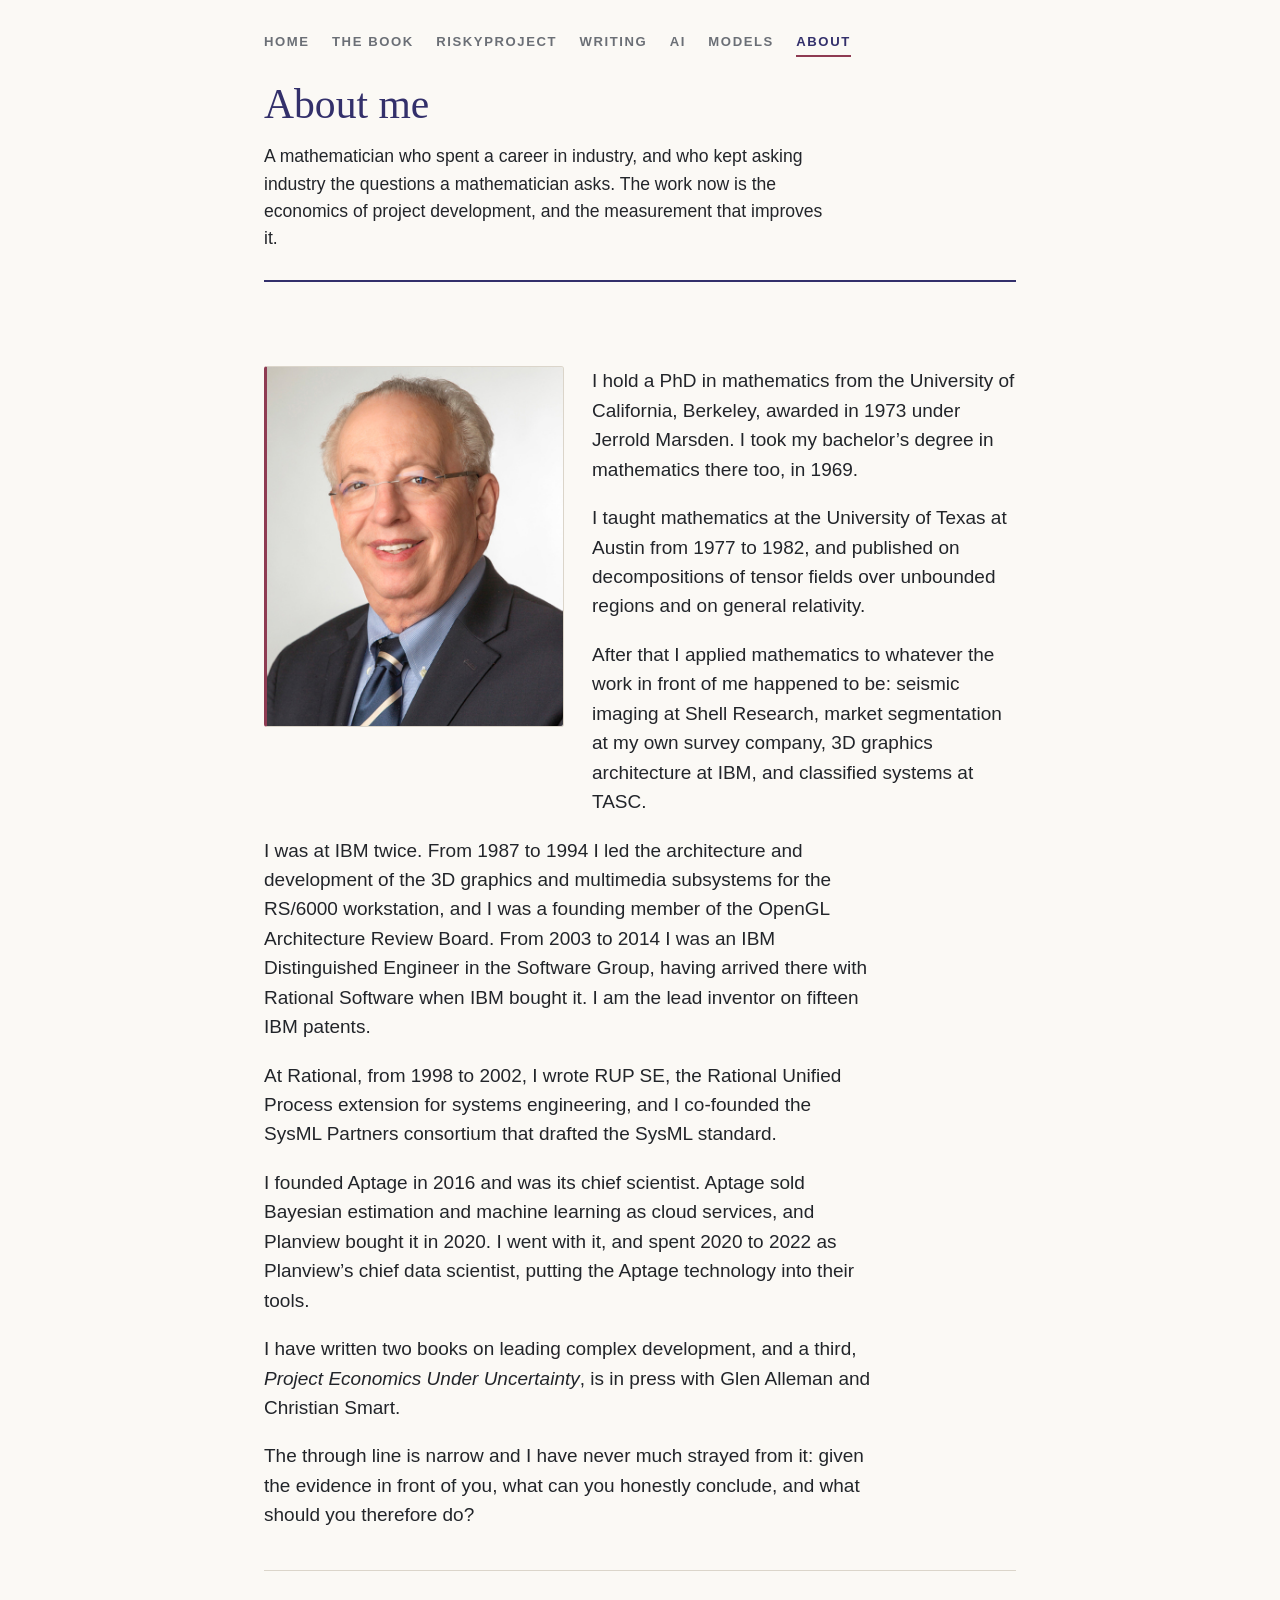
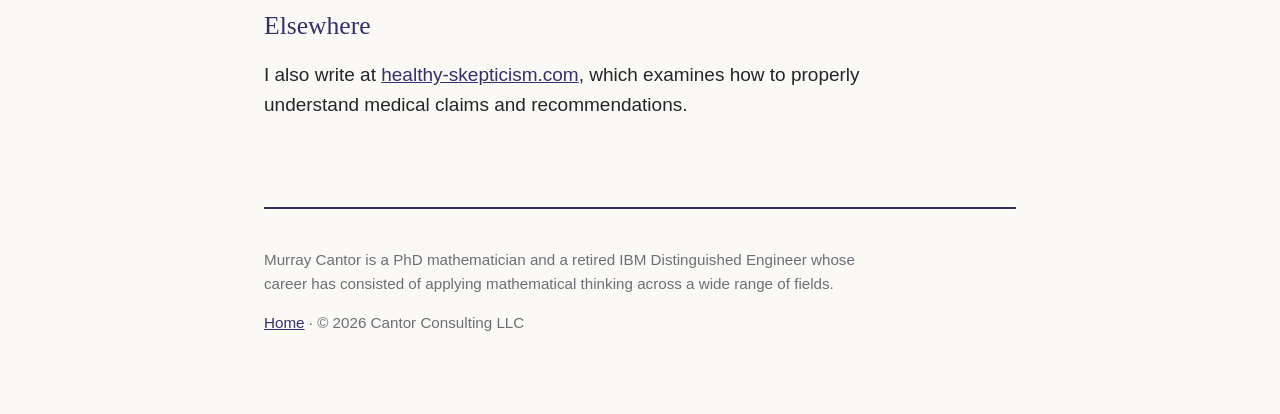
<file: about.html>
<!doctype html>
<html lang="en">
<head>
<meta charset="utf-8">
<meta name="viewport" content="width=device-width, initial-scale=1">
<meta name="theme-color" content="#33306B">
<title>About &middot; Murray Cantor</title>
<meta name="description" content="Murray Cantor: PhD in mathematics from UC Berkeley, retired IBM Distinguished Engineer, founding member of the OpenGL Architecture Review Board, now at work on the economics of project development in Bayesian mathematics.">
<!-- Social card image. The path is relative like everything else here, which is
     correct for local review and for a first look on GitHub Pages, but it is the ONE
     path that must become absolute at launch: LinkedIn, Slack, X, Facebook and iMessage
     fetch the card from their own servers, where a relative path resolves to nothing.
     At the DNS cutover change the content below to
     https://murraycantor.com/images/murray-cantor.jpg — see NOTES.md section 9. -->
<meta property="og:image" content="images/murray-cantor.jpg">
<meta property="og:image:width" content="640">
<meta property="og:image:height" content="776">
<link rel="stylesheet" href="site.css">
</head>
<body>
<div class="wrap">

<nav class="sitenav" aria-label="Site">
  <a href="index.html">Home</a>
  <a href="book.html">The book</a>
  <a href="riskyproject.html">RiskyProject</a>
  <a href="writing.html">Writing</a>
  <a href="ai.html">AI</a>
  <a href="ecosystem/index.html">Models</a>
  <a href="about.html" aria-current="page">About</a>
</nav>

<header class="masthead">
  <h1>About me</h1>
  <p class="standfirst">A mathematician who spent a career in industry, and who kept asking industry the questions a mathematician asks. The work now is the economics of project development, and the measurement that improves it.</p>
</header>

<main>

<section>
  <div class="bio-lede">
    <img class="portrait" src="images/murray-cantor.jpg" width="300" height="364"
         alt="Murray Cantor" loading="lazy">

    <div class="bio-lede-text">
      <p>I hold a PhD in mathematics from the University of California, Berkeley, awarded in 1973 under Jerrold Marsden. I took my bachelor&rsquo;s degree in mathematics there too, in 1969.</p>

      <p>I taught mathematics at the University of Texas at Austin from 1977 to 1982, and published on decompositions of tensor fields over unbounded regions and on general relativity.</p>

      <p>After that I applied mathematics to whatever the work in front of me happened to be: seismic imaging at Shell Research, market segmentation at my own survey company, 3D graphics architecture at IBM, and classified systems at TASC.</p>
    </div>
  </div>

  <p>I was at IBM twice. From 1987 to 1994 I led the architecture and development of the 3D graphics and multimedia subsystems for the RS/6000 workstation, and I was a founding member of the OpenGL Architecture Review Board. From 2003 to 2014 I was an IBM Distinguished Engineer in the Software Group, having arrived there with Rational Software when IBM bought it. I am the lead inventor on fifteen IBM patents.</p>

  <p>At Rational, from 1998 to 2002, I wrote RUP SE, the Rational Unified Process extension for systems engineering, and I co-founded the SysML Partners consortium that drafted the SysML standard.</p>

  <p>I founded Aptage in 2016 and was its chief scientist. Aptage sold Bayesian estimation and machine learning as cloud services, and Planview bought it in 2020. I went with it, and spent 2020 to 2022 as Planview&rsquo;s chief data scientist, putting the Aptage technology into their tools.</p>

  <p>I have written two books on leading complex development, and a third, <em>Project Economics Under Uncertainty</em>, is in press with Glen Alleman and Christian Smart.</p>

  <p>The through line is narrow and I have never much strayed from it: given the evidence in front of you, what can you honestly conclude, and what should you therefore do?</p>
</section>

<section aria-labelledby="other-h">
  <h2 id="other-h">Elsewhere</h2>
  <p>I also write at <a href="https://healthy-skepticism.com/">healthy-skepticism.com</a>, which examines how to properly understand medical claims and recommendations.</p>
</section>

</main>

<footer>
  <p>Murray Cantor is a PhD mathematician and a retired IBM Distinguished Engineer whose career has consisted of applying mathematical thinking across a wide range of fields.</p>
  <p><a href="index.html">Home</a> &middot; &copy; 2026 Cantor Consulting LLC</p>
</footer>

</div>
</body>
</html>
</file>
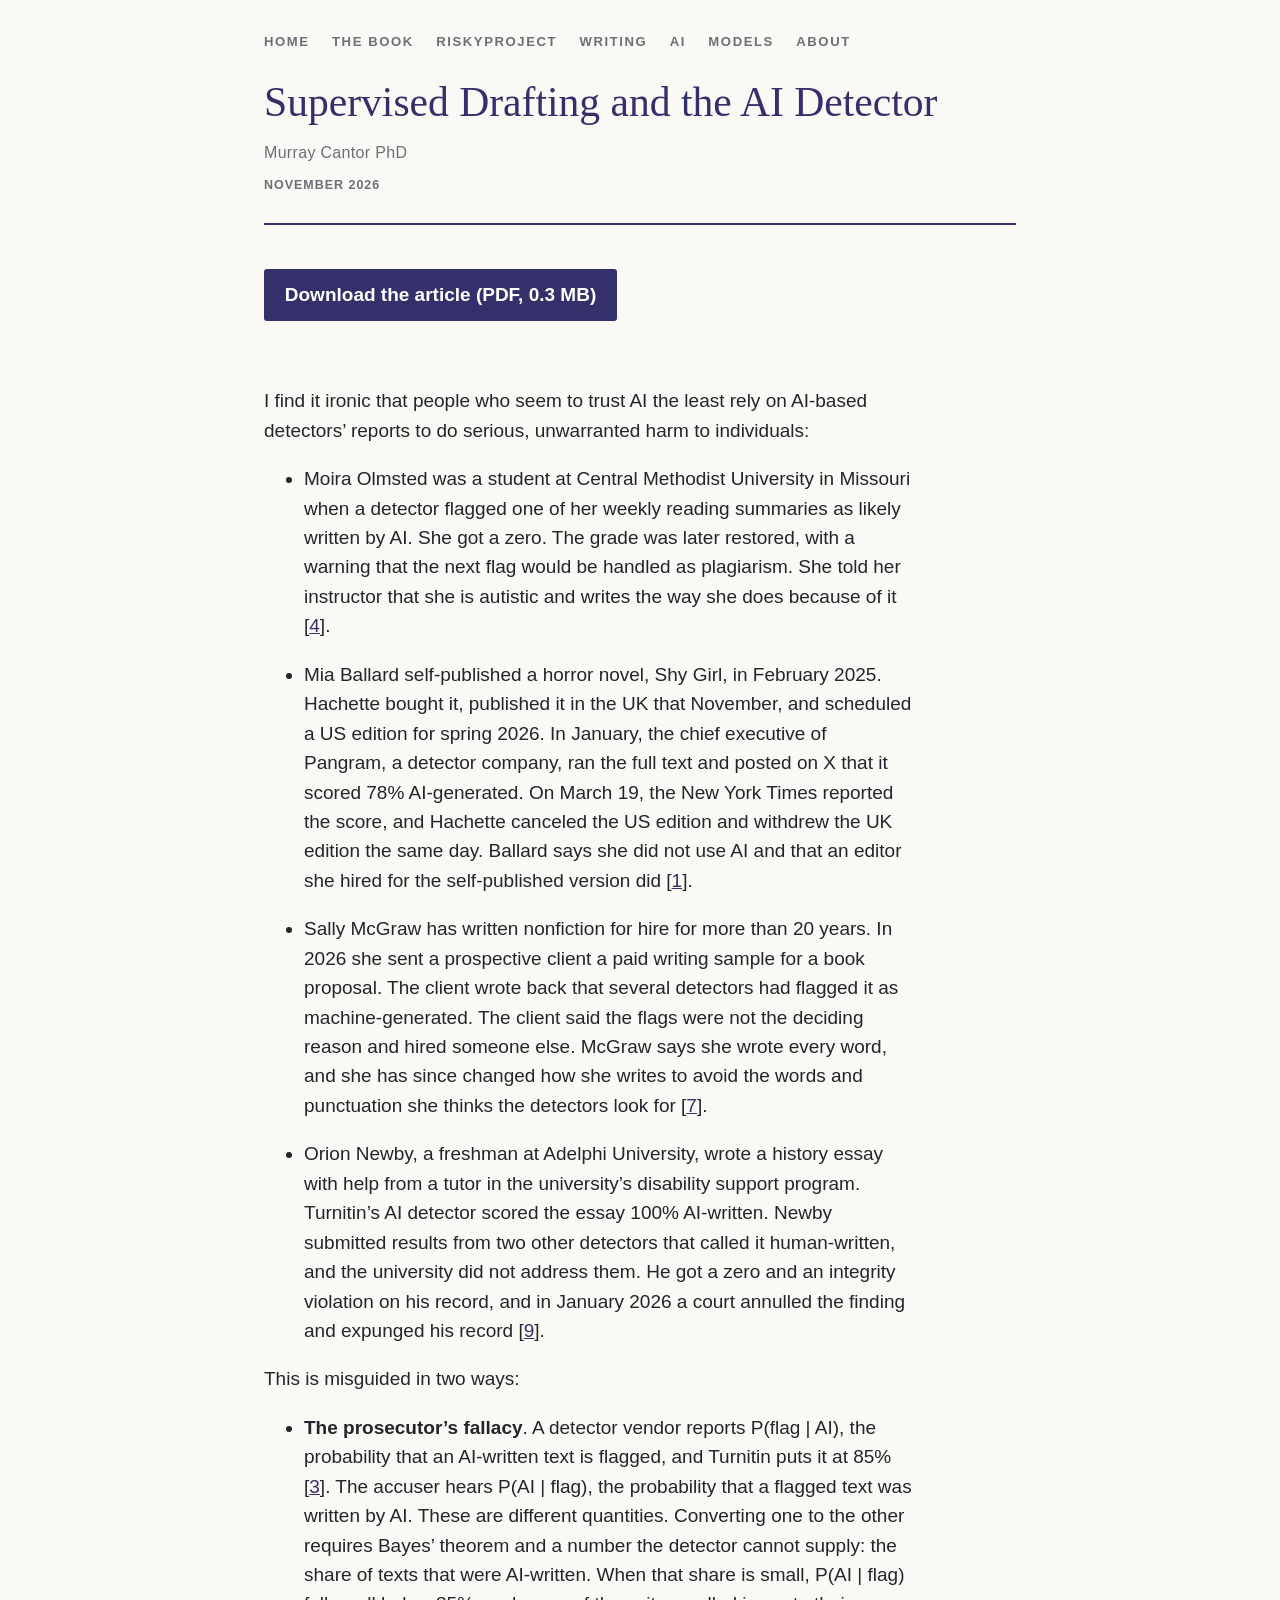
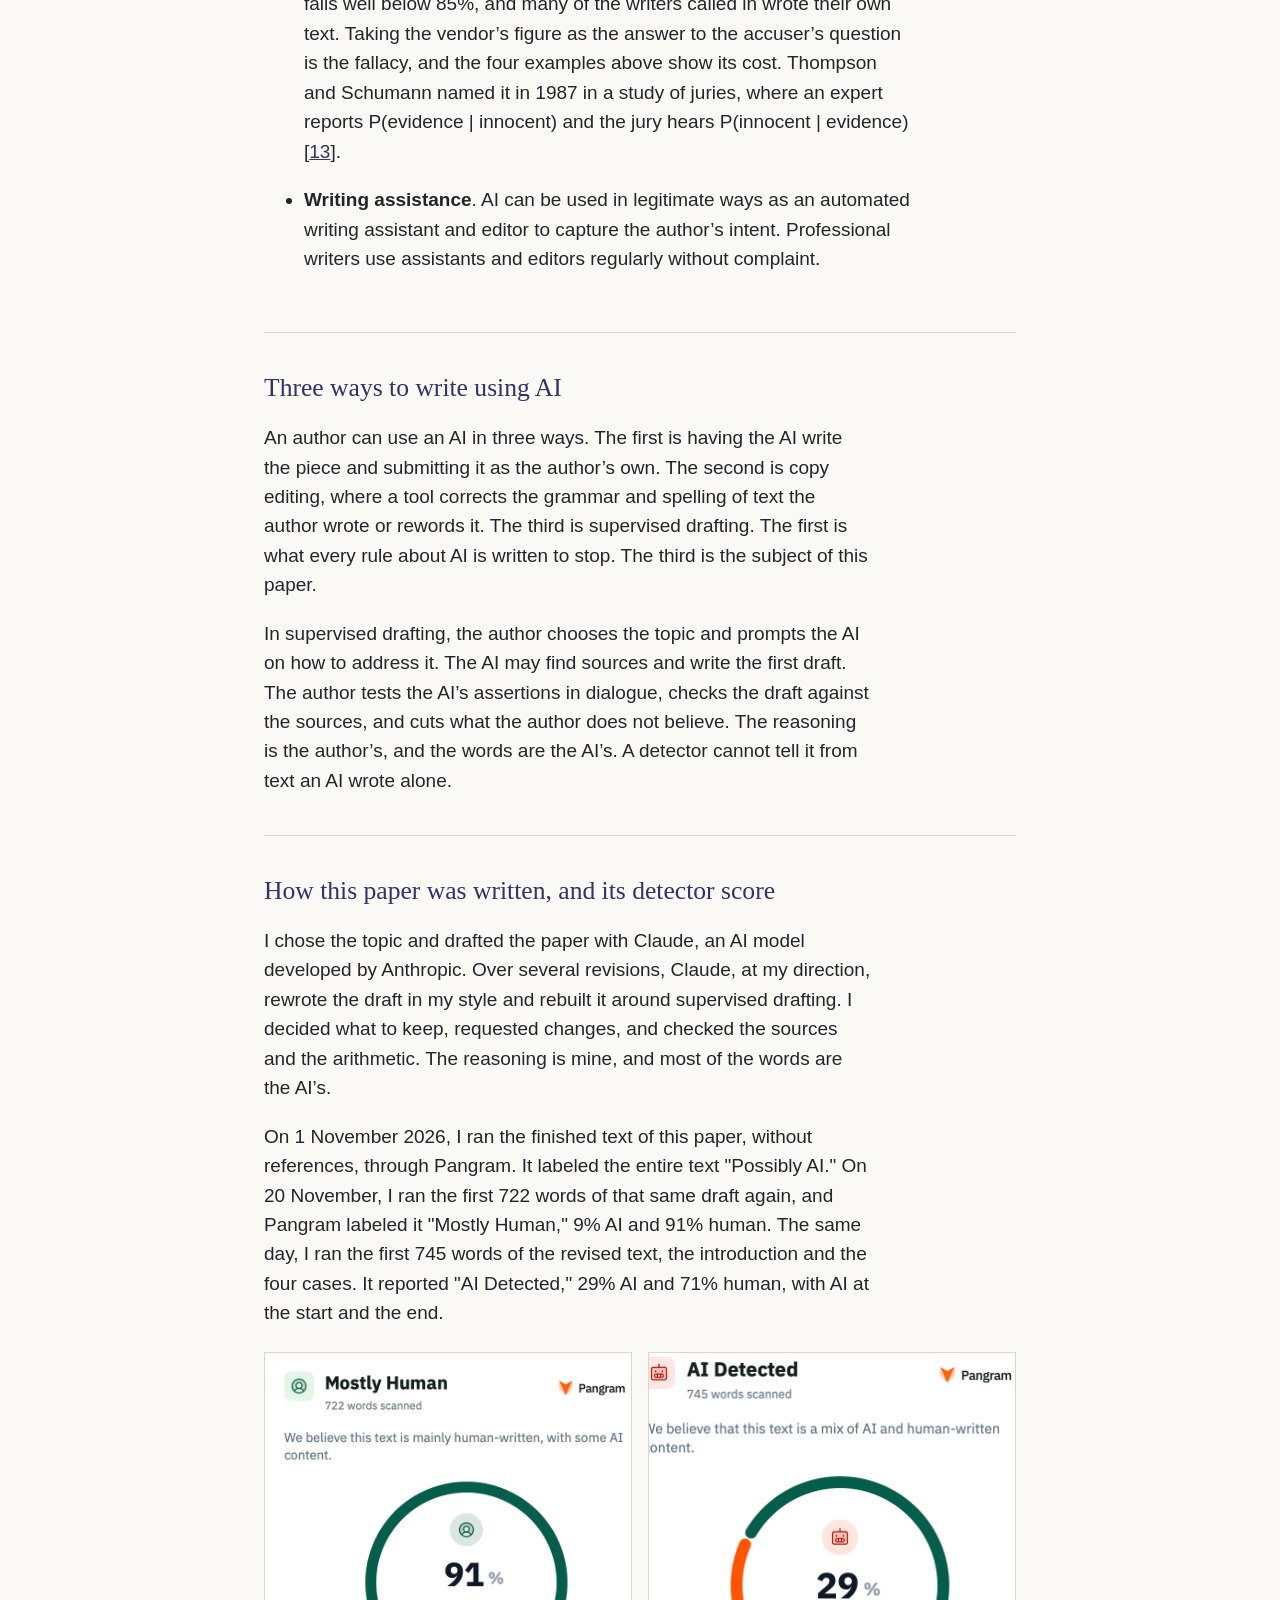
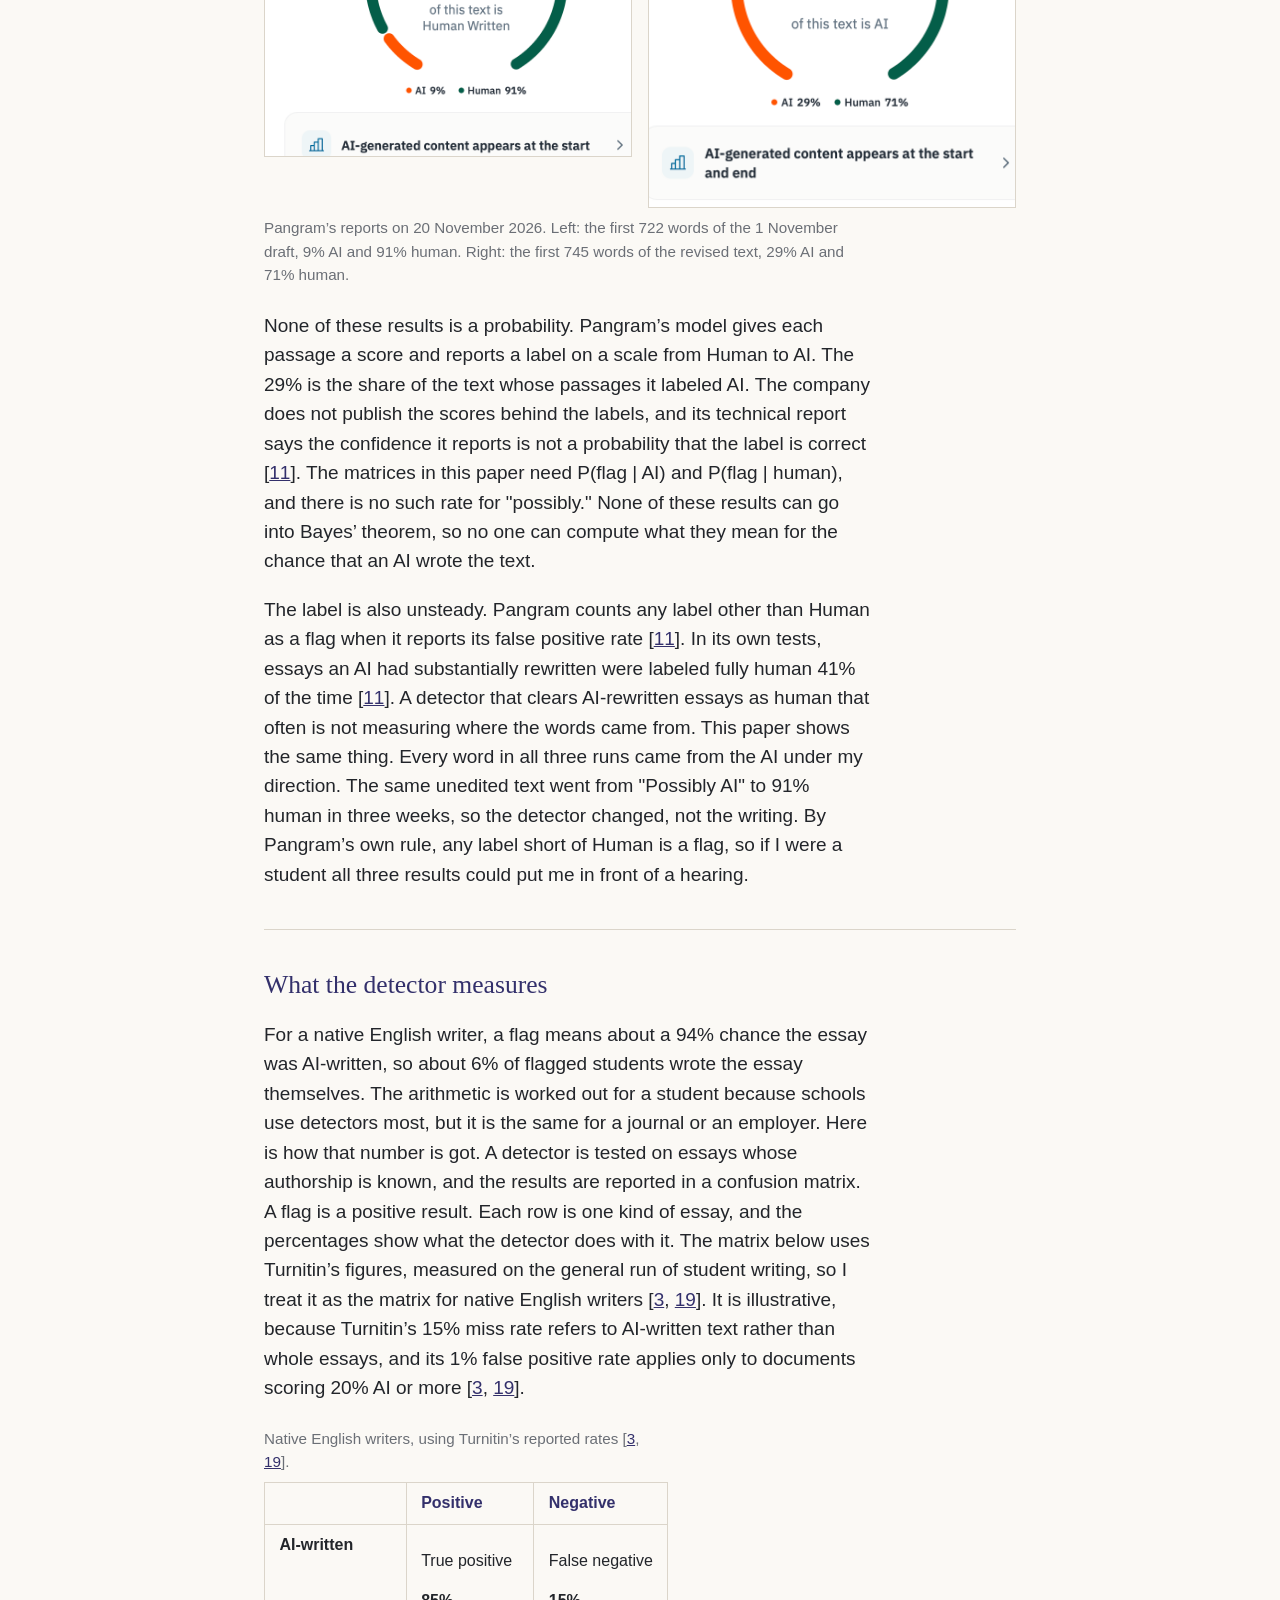
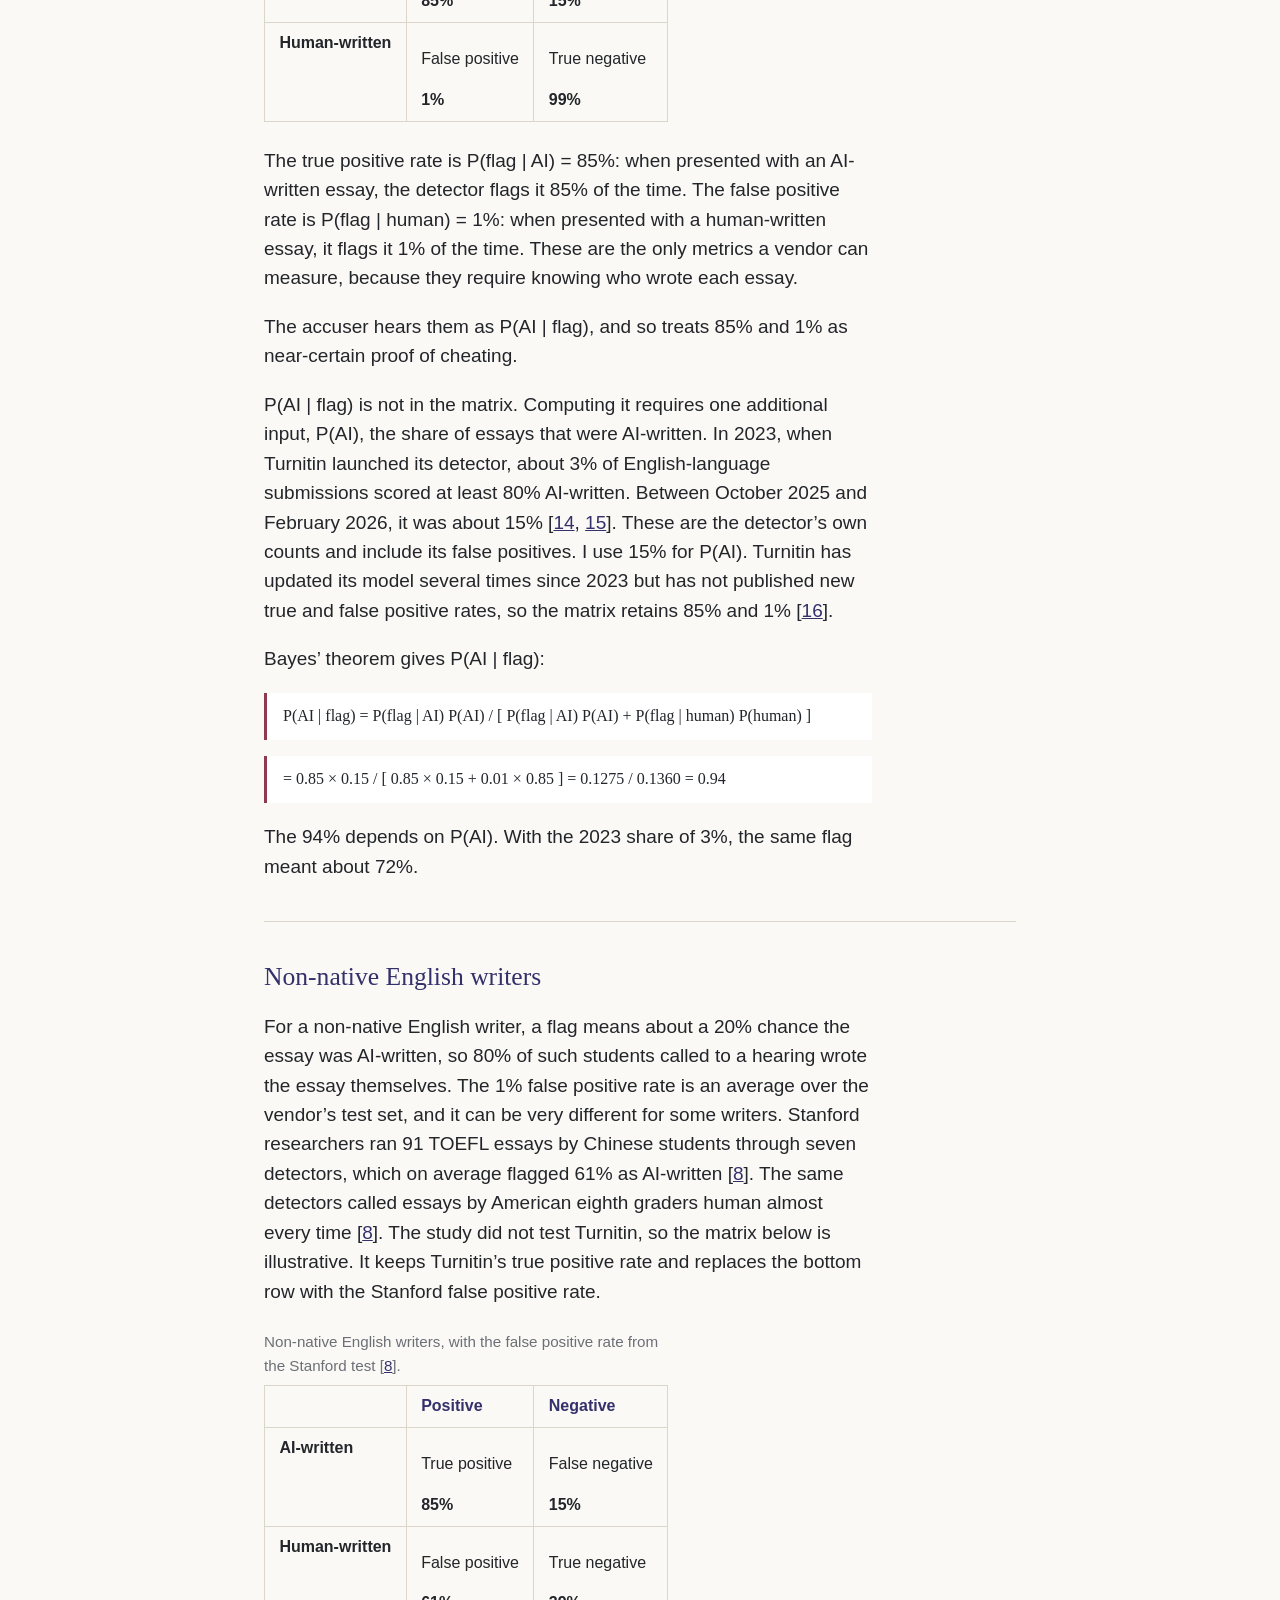
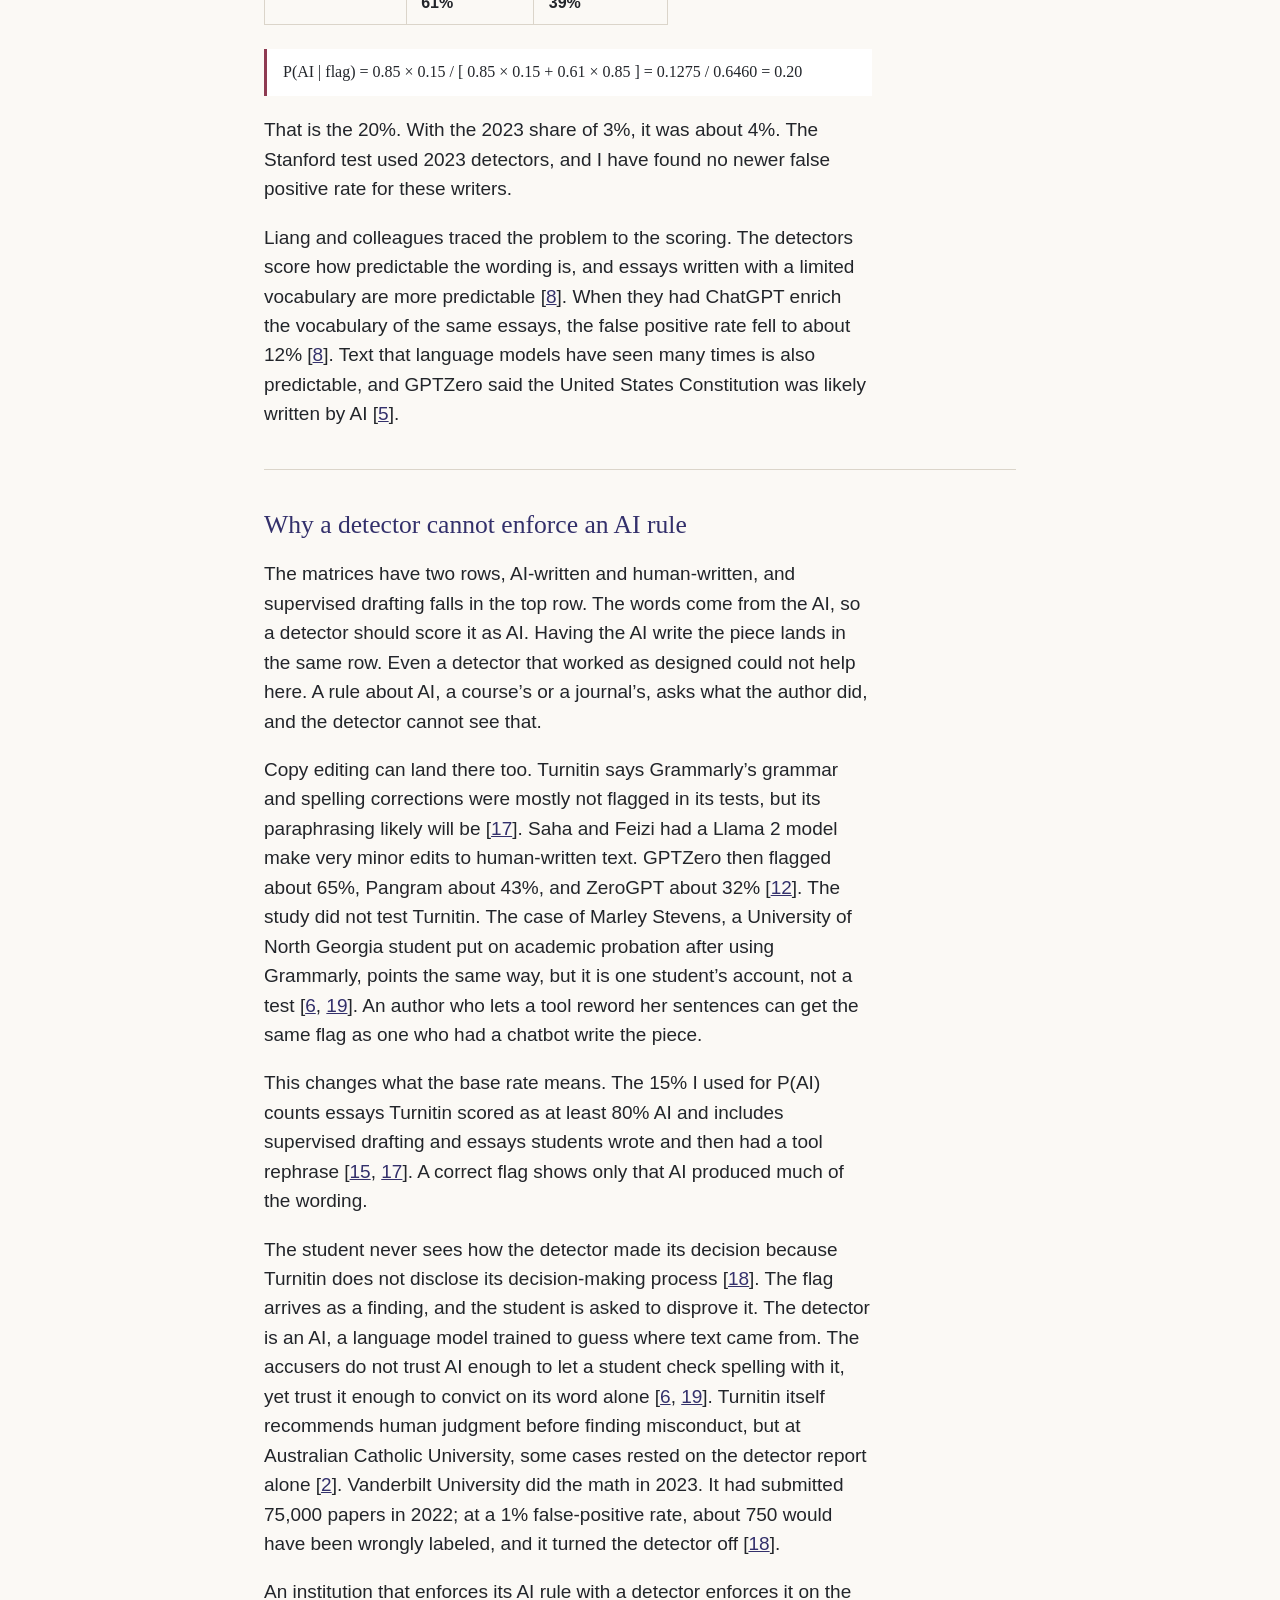
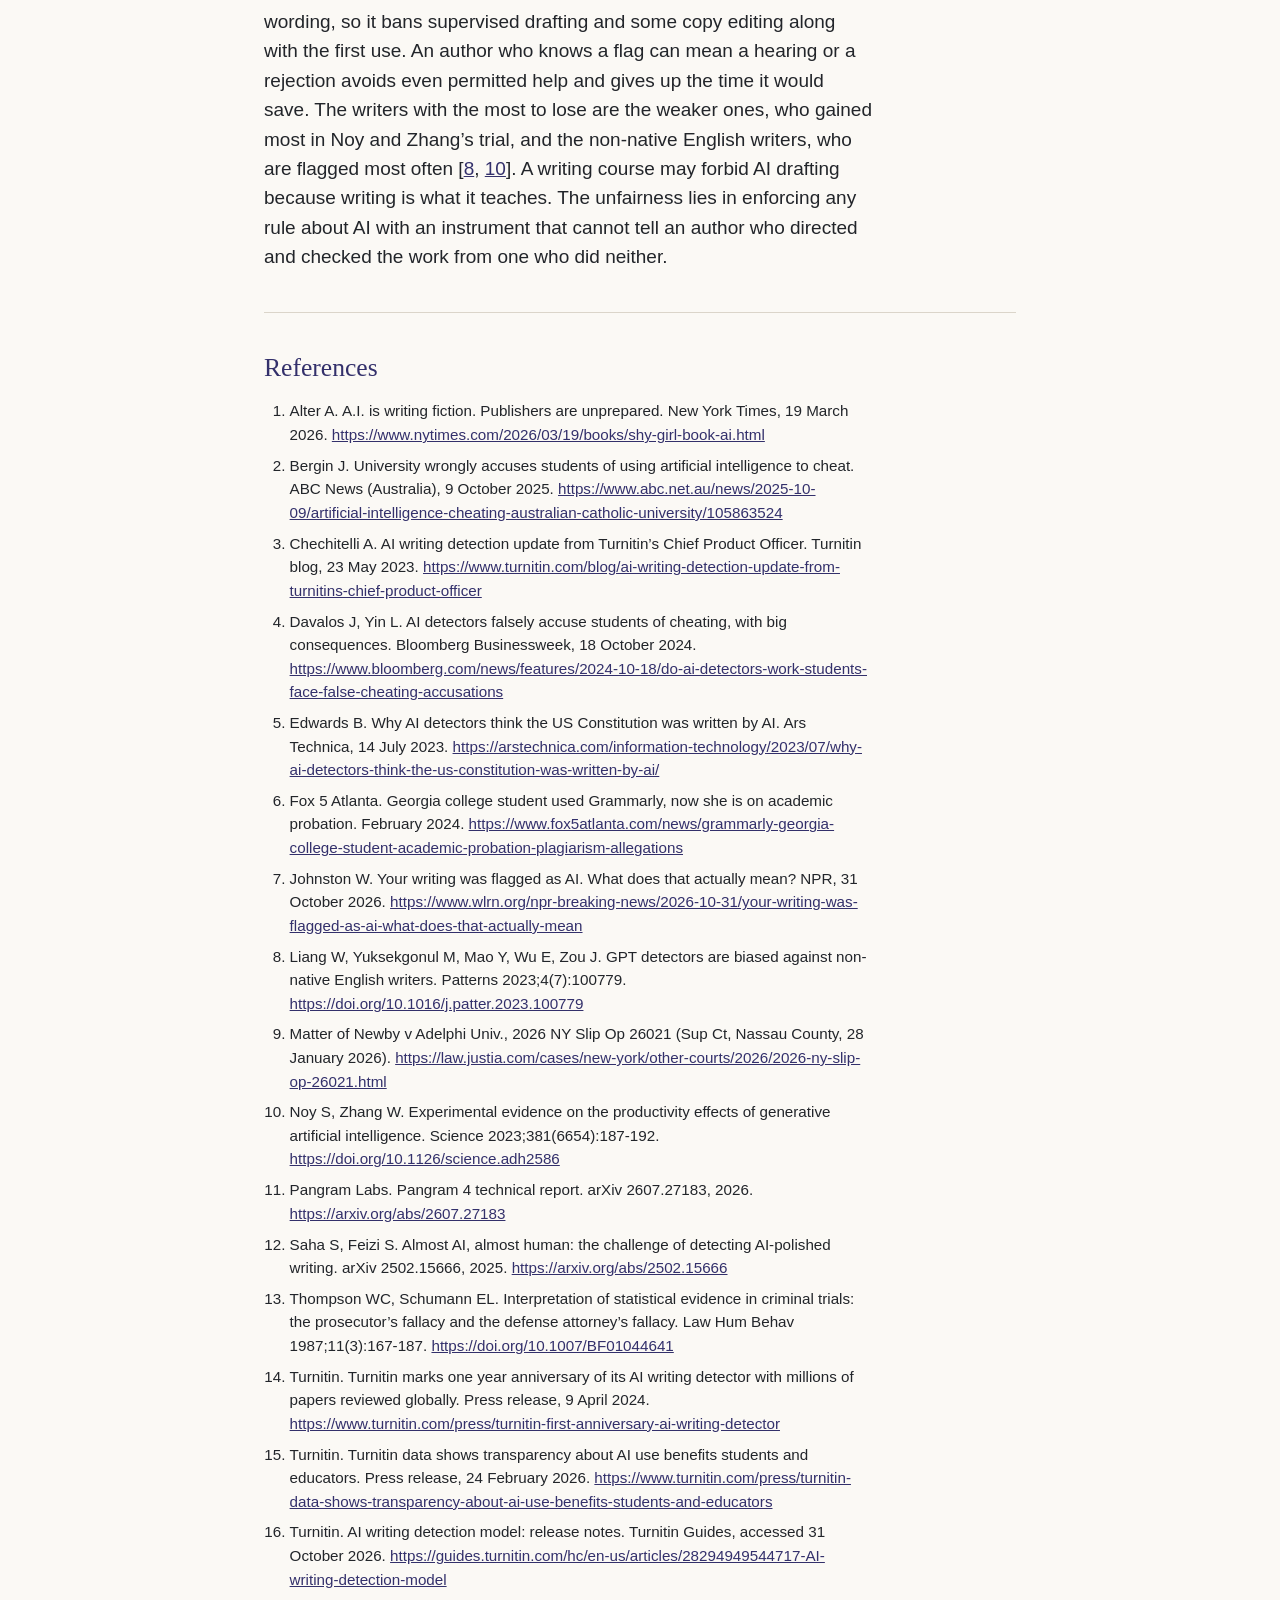
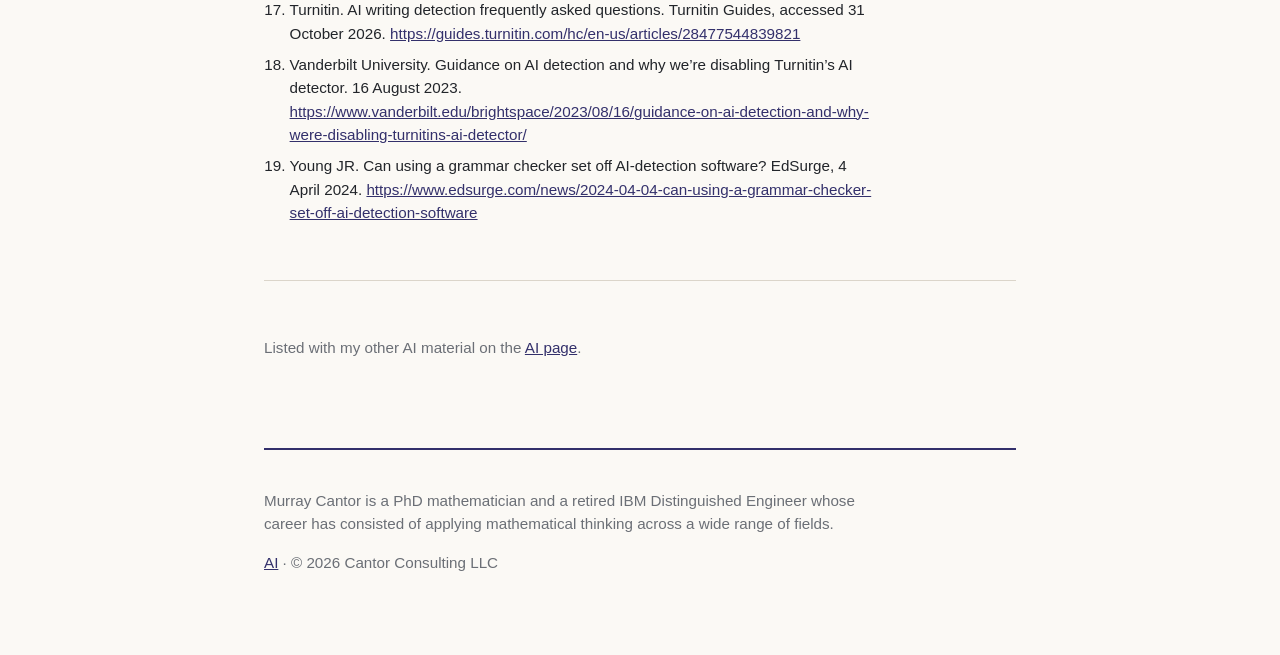
<file: ai-supervised-drafting.html>
<!doctype html>
<html lang="en">
<head>
<meta charset="utf-8">
<meta name="viewport" content="width=device-width, initial-scale=1">
<meta name="theme-color" content="#33306B">
<title>Supervised Drafting and the AI Detector &middot; Murray Cantor</title>
<meta name="description" content="An author who directs an AI to draft a piece and checks its work is using the tool well. A detector scores that writing as it scores text the AI wrote alone, so anyone who polices AI use with a detector, schools most of all, drives writers away from help that saves them time. An article by Murray Cantor.">
<link rel="stylesheet" href="site.css">
</head>
<body>
<div class="wrap">

<nav class="sitenav" aria-label="Site">
  <a href="index.html">Home</a>
  <a href="book.html">The book</a>
  <a href="riskyproject.html">RiskyProject</a>
  <a href="writing.html">Writing</a>
  <a href="ai.html">AI</a>
  <a href="ecosystem/index.html">Models</a>
  <a href="about.html">About</a>
</nav>

<header class="masthead">
  <h1>Supervised Drafting and the AI Detector</h1>
  <p class="byline">Murray Cantor PhD</p>
  <p class="meta">November 2026</p>
</header>

<main>

<p class="download"><a class="cta" href="supervised-drafting-and-the-ai-detector.pdf" download>Download the article (PDF, 0.3&nbsp;MB)</a></p>

<section>
<p>I find it ironic that people who seem to trust AI the least rely on
AI-based detectors’ reports to do serious, unwarranted harm to
individuals:</p>
<ul>
<li><p>Moira Olmsted was a student at Central Methodist University in
Missouri when a detector flagged one of her weekly reading summaries as
likely written by AI. She got a zero. The grade was later restored, with
a warning that the next flag would be handled as plagiarism. She told
her instructor that she is autistic and writes the way she does because
of it [<a href="#ref-4">4</a>].</p></li>
<li><p>Mia Ballard self-published a horror novel, Shy Girl, in February
2025. Hachette bought it, published it in the UK that November, and
scheduled a US edition for spring 2026. In January, the chief executive
of Pangram, a detector company, ran the full text and posted on X that
it scored 78% AI-generated. On March 19, the New York Times reported the
score, and Hachette canceled the US edition and withdrew the UK edition
the same day. Ballard says she did not use AI and that an editor she
hired for the self-published version did [<a href="#ref-1">1</a>].</p></li>
<li><p>Sally McGraw has written nonfiction for hire for more than 20
years. In 2026 she sent a prospective client a paid writing sample for a
book proposal. The client wrote back that several detectors had flagged
it as machine-generated. The client said the flags were not the deciding
reason and hired someone else. McGraw says she wrote every word, and she
has since changed how she writes to avoid the words and punctuation she
thinks the detectors look for [<a href="#ref-7">7</a>].</p></li>
<li><p>Orion Newby, a freshman at Adelphi University, wrote a history
essay with help from a tutor in the university’s disability support
program. Turnitin’s AI detector scored the essay 100% AI-written. Newby
submitted results from two other detectors that called it human-written,
and the university did not address them. He got a zero and an integrity
violation on his record, and in January 2026 a court annulled the
finding and expunged his record [<a href="#ref-9">9</a>].</p></li>
</ul>
<p>This is misguided in two ways:</p>
<ul>
<li><p><strong>The prosecutor’s fallacy</strong>. A detector vendor
reports P(flag | AI), the probability that an AI-written text is
flagged, and Turnitin puts it at 85% [<a href="#ref-3">3</a>]. The accuser hears P(AI |
flag), the probability that a flagged text was written by AI. These are
different quantities. Converting one to the other requires Bayes’
theorem and a number the detector cannot supply: the share of texts that
were AI-written. When that share is small, P(AI | flag) falls well below
85%, and many of the writers called in wrote their own text. Taking the
vendor’s figure as the answer to the accuser’s question is the fallacy,
and the four examples above show its cost. Thompson and Schumann named
it in 1987 in a study of juries, where an expert reports P(evidence |
innocent) and the jury hears P(innocent | evidence) [<a href="#ref-13">13</a>].</p></li>
<li><p><strong>Writing assistance</strong>. AI can be used in legitimate
ways as an automated writing assistant and editor to capture the
author’s intent. Professional writers use assistants and editors
regularly without complaint.</p></li>
</ul>
</section>
<section aria-labelledby="three-ways-to-write-using-ai">
  <h2 id="three-ways-to-write-using-ai">Three ways to write using AI</h2>
<p>An author can use an AI in three ways. The first is having the AI
write the piece and submitting it as the author’s own. The second is
copy editing, where a tool corrects the grammar and spelling of text the
author wrote or rewords it. The third is supervised drafting. The first
is what every rule about AI is written to stop. The third is the subject
of this paper.</p>
<p>In supervised drafting, the author chooses the topic and prompts the
AI on how to address it. The AI may find sources and write the first
draft. The author tests the AI’s assertions in dialogue, checks the
draft against the sources, and cuts what the author does not believe.
The reasoning is the author’s, and the words are the AI’s. A detector
cannot tell it from text an AI wrote alone.</p>
</section>
<section aria-labelledby="how-this-paper-was-written-and-its-detector-score">
  <h2 id="how-this-paper-was-written-and-its-detector-score">How this paper was written, and its detector score</h2>
<p>I chose the topic and drafted the paper with Claude, an AI model
developed by Anthropic. Over several revisions, Claude, at my direction,
rewrote the draft in my style and rebuilt it around supervised drafting.
I decided what to keep, requested changes, and checked the sources and
the arithmetic. The reasoning is mine, and most of the words are the
AI’s.</p>
<p>On 1 November 2026, I ran the finished text of this paper, without
references, through Pangram. It labeled the entire text "Possibly AI."
On 20 November, I ran the first 722 words of that same draft again, and
Pangram labeled it "Mostly Human," 9% AI and 91% human. The same day, I
ran the first 745 words of the revised text, the introduction and the
four cases. It reported "AI Detected," 29% AI and 71% human, with AI at
the start and the end.</p>
<figure class="pair">
  <div class="imgs">
    <img src="images/supervised-drafting-pangram-1.png" width="796" height="878" alt="Pangram report: Mostly Human, 722 words scanned, 91% of this text is human written, AI 9%, human 91%.">
    <img src="images/supervised-drafting-pangram-2.png" width="736" height="914" alt="Pangram report: AI Detected, 745 words scanned, 29% of this text is AI, AI 29%, human 71%.">
  </div>
  <figcaption>Pangram’s reports on 20 November 2026. Left: the first 722 words of the 1 November draft, 9% AI and 91% human. Right: the first 745 words of the revised text, 29% AI and 71% human.</figcaption>
</figure>
<p>None of these results is a probability. Pangram’s model gives each
passage a score and reports a label on a scale from Human to AI. The 29%
is the share of the text whose passages it labeled AI. The company does
not publish the scores behind the labels, and its technical report says
the confidence it reports is not a probability that the label is correct
[<a href="#ref-11">11</a>]. The matrices in this paper need P(flag | AI) and P(flag | human),
and there is no such rate for "possibly." None of these results can go
into Bayes’ theorem, so no one can compute what they mean for the chance
that an AI wrote the text.</p>
<p>The label is also unsteady. Pangram counts any label other than Human
as a flag when it reports its false positive rate [<a href="#ref-11">11</a>]. In its own
tests, essays an AI had substantially rewritten were labeled fully human
41% of the time [<a href="#ref-11">11</a>]. A detector that clears AI-rewritten essays as
human that often is not measuring where the words came from. This paper
shows the same thing. Every word in all three runs came from the AI
under my direction. The same unedited text went from "Possibly AI" to
91% human in three weeks, so the detector changed, not the writing. By
Pangram’s own rule, any label short of Human is a flag, so if I were a
student all three results could put me in front of a hearing.</p>
</section>
<section aria-labelledby="what-the-detector-measures">
  <h2 id="what-the-detector-measures">What the detector measures</h2>
<p>For a native English writer, a flag means about a 94% chance the
essay was AI-written, so about 6% of flagged students wrote the essay
themselves. The arithmetic is worked out for a student because schools
use detectors most, but it is the same for a journal or an employer.
Here is how that number is got. A detector is tested on essays whose
authorship is known, and the results are reported in a confusion matrix.
A flag is a positive result. Each row is one kind of essay, and the
percentages show what the detector does with it. The matrix below uses
Turnitin’s figures, measured on the general run of student writing, so I
treat it as the matrix for native English writers [<a href="#ref-3">3</a>, <a href="#ref-19">19</a>]. It is
illustrative, because Turnitin’s 15% miss rate refers to AI-written text
rather than whole essays, and its 1% false positive rate applies only to
documents scoring 20% AI or more [<a href="#ref-3">3</a>, <a href="#ref-19">19</a>].</p>
<table class="matrix">
<caption>Native English writers, using Turnitin’s reported rates [<a href="#ref-3">3</a>, <a href="#ref-19">19</a>].</caption>
<thead>
<tr>
<th></th>
<th scope="col">Positive</th>
<th scope="col">Negative</th>
</tr>
</thead>
<tbody>
<tr>
<th scope="row">AI-written</th>
<td><p>True positive</p>
<p><strong>85%</strong></p></td>
<td><p>False negative</p>
<p><strong>15%</strong></p></td>
</tr>
<tr>
<th scope="row">Human-written</th>
<td><p>False positive</p>
<p><strong>1%</strong></p></td>
<td><p>True negative</p>
<p><strong>99%</strong></p></td>
</tr>
</tbody>
</table>
<p>The true positive rate is P(flag | AI) = 85%: when presented with an
AI-written essay, the detector flags it 85% of the time. The false
positive rate is P(flag | human) = 1%: when presented with a
human-written essay, it flags it 1% of the time. These are the only
metrics a vendor can measure, because they require knowing who wrote
each essay.</p>
<p>The accuser hears them as P(AI | flag), and so treats 85% and 1% as
near-certain proof of cheating.</p>
<p>P(AI | flag) is not in the matrix. Computing it requires one
additional input, P(AI), the share of essays that were AI-written. In
2023, when Turnitin launched its detector, about 3% of English-language
submissions scored at least 80% AI-written. Between October 2025 and
February 2026, it was about 15% [<a href="#ref-14">14</a>, <a href="#ref-15">15</a>]. These are the detector’s own
counts and include its false positives. I use 15% for P(AI). Turnitin
has updated its model several times since 2023 but has not published new
true and false positive rates, so the matrix retains 85% and 1%
[<a href="#ref-16">16</a>].</p>
<p>Bayes’ theorem gives P(AI | flag):</p>
<p class="eq">P(AI | flag) = P(flag | AI) P(AI) / [ P(flag | AI) P(AI) + P(flag | human) P(human) ]</p>
<p class="eq">= 0.85 × 0.15 / [ 0.85 × 0.15 + 0.01 × 0.85 ] = 0.1275 / 0.1360 = 0.94</p>
<p>The 94% depends on P(AI). With the 2023 share of 3%, the same flag
meant about 72%.</p>
</section>
<section aria-labelledby="non-native-english-writers">
  <h2 id="non-native-english-writers">Non-native English writers</h2>
<p>For a non-native English writer, a flag means about a 20% chance the
essay was AI-written, so 80% of such students called to a hearing wrote
the essay themselves. The 1% false positive rate is an average over the
vendor’s test set, and it can be very different for some writers.
Stanford researchers ran 91 TOEFL essays by Chinese students through
seven detectors, which on average flagged 61% as AI-written [<a href="#ref-8">8</a>]. The
same detectors called essays by American eighth graders human almost
every time [<a href="#ref-8">8</a>]. The study did not test Turnitin, so the matrix below is
illustrative. It keeps Turnitin’s true positive rate and replaces the
bottom row with the Stanford false positive rate.</p>
<table class="matrix">
<caption>Non-native English writers, with the false positive rate from the Stanford test [<a href="#ref-8">8</a>].</caption>
<thead>
<tr>
<th></th>
<th scope="col">Positive</th>
<th scope="col">Negative</th>
</tr>
</thead>
<tbody>
<tr>
<th scope="row">AI-written</th>
<td><p>True positive</p>
<p><strong>85%</strong></p></td>
<td><p>False negative</p>
<p><strong>15%</strong></p></td>
</tr>
<tr>
<th scope="row">Human-written</th>
<td><p>False positive</p>
<p><strong>61%</strong></p></td>
<td><p>True negative</p>
<p><strong>39%</strong></p></td>
</tr>
</tbody>
</table>
<p class="eq">P(AI | flag) = 0.85 × 0.15 / [ 0.85 × 0.15 + 0.61 × 0.85 ] = 0.1275 / 0.6460 = 0.20</p>
<p>That is the 20%. With the 2023 share of 3%, it was about 4%. The
Stanford test used 2023 detectors, and I have found no newer false
positive rate for these writers.</p>
<p>Liang and colleagues traced the problem to the scoring. The detectors
score how predictable the wording is, and essays written with a limited
vocabulary are more predictable [<a href="#ref-8">8</a>]. When they had ChatGPT enrich the
vocabulary of the same essays, the false positive rate fell to about 12%
[<a href="#ref-8">8</a>]. Text that language models have seen many times is also predictable,
and GPTZero said the United States Constitution was likely written by AI
[<a href="#ref-5">5</a>].</p>
</section>
<section aria-labelledby="why-a-detector-cannot-enforce-an-ai-rule">
  <h2 id="why-a-detector-cannot-enforce-an-ai-rule">Why a detector cannot enforce an AI rule</h2>
<p>The matrices have two rows, AI-written and human-written, and
supervised drafting falls in the top row. The words come from the AI, so
a detector should score it as AI. Having the AI write the piece lands in
the same row. Even a detector that worked as designed could not help
here. A rule about AI, a course’s or a journal’s, asks what the author
did, and the detector cannot see that.</p>
<p>Copy editing can land there too. Turnitin says Grammarly’s grammar
and spelling corrections were mostly not flagged in its tests, but its
paraphrasing likely will be [<a href="#ref-17">17</a>]. Saha and Feizi had a Llama 2 model
make very minor edits to human-written text. GPTZero then flagged about
65%, Pangram about 43%, and ZeroGPT about 32% [<a href="#ref-12">12</a>]. The study did not
test Turnitin. The case of Marley Stevens, a University of North Georgia
student put on academic probation after using Grammarly, points the same
way, but it is one student’s account, not a test [<a href="#ref-6">6</a>, <a href="#ref-19">19</a>]. An author who
lets a tool reword her sentences can get the same flag as one who had a
chatbot write the piece.</p>
<p>This changes what the base rate means. The 15% I used for P(AI)
counts essays Turnitin scored as at least 80% AI and includes supervised
drafting and essays students wrote and then had a tool rephrase [<a href="#ref-15">15</a>, <a href="#ref-17">17</a>]. A correct flag shows only that AI produced much of the wording.</p>
<p>The student never sees how the detector made its decision because
Turnitin does not disclose its decision-making process [<a href="#ref-18">18</a>]. The flag
arrives as a finding, and the student is asked to disprove it. The
detector is an AI, a language model trained to guess where text came
from. The accusers do not trust AI enough to let a student check
spelling with it, yet trust it enough to convict on its word alone [<a href="#ref-6">6</a>, <a href="#ref-19">19</a>]. Turnitin itself recommends human judgment before finding
misconduct, but at Australian Catholic University, some cases rested on
the detector report alone [<a href="#ref-2">2</a>]. Vanderbilt University did the math in
2023. It had submitted 75,000 papers in 2022; at a 1% false-positive
rate, about 750 would have been wrongly labeled, and it turned the
detector off [<a href="#ref-18">18</a>].</p>
<p>An institution that enforces its AI rule with a detector enforces it
on the wording, so it bans supervised drafting and some copy editing
along with the first use. An author who knows a flag can mean a hearing
or a rejection avoids even permitted help and gives up the time it would
save. The writers with the most to lose are the weaker ones, who gained
most in Noy and Zhang’s trial, and the non-native English writers, who
are flagged most often [<a href="#ref-8">8</a>, <a href="#ref-10">10</a>]. A writing course may forbid AI drafting
because writing is what it teaches. The unfairness lies in enforcing any
rule about AI with an instrument that cannot tell an author who directed
and checked the work from one who did neither.</p>
</section>
<section aria-labelledby="references">
  <h2 id="references">References</h2>
  <ol class="refs">
    <li id="ref-1">Alter A. A.I. is writing fiction. Publishers are unprepared. New York Times, 19 March 2026. <a href="https://www.nytimes.com/2026/03/19/books/shy-girl-book-ai.html">https://www.nytimes.com/2026/03/19/books/shy-girl-book-ai.html</a></li>
    <li id="ref-2">Bergin J. University wrongly accuses students of using artificial intelligence to cheat. ABC News (Australia), 9 October 2025. <a href="https://www.abc.net.au/news/2025-10-09/artificial-intelligence-cheating-australian-catholic-university/105863524">https://www.abc.net.au/news/2025-10-09/artificial-intelligence-cheating-australian-catholic-university/105863524</a></li>
    <li id="ref-3">Chechitelli A. AI writing detection update from Turnitin’s Chief Product Officer. Turnitin blog, 23 May 2023. <a href="https://www.turnitin.com/blog/ai-writing-detection-update-from-turnitins-chief-product-officer">https://www.turnitin.com/blog/ai-writing-detection-update-from-turnitins-chief-product-officer</a></li>
    <li id="ref-4">Davalos J, Yin L. AI detectors falsely accuse students of cheating, with big consequences. Bloomberg Businessweek, 18 October 2024. <a href="https://www.bloomberg.com/news/features/2024-10-18/do-ai-detectors-work-students-face-false-cheating-accusations">https://www.bloomberg.com/news/features/2024-10-18/do-ai-detectors-work-students-face-false-cheating-accusations</a></li>
    <li id="ref-5">Edwards B. Why AI detectors think the US Constitution was written by AI. Ars Technica, 14 July 2023. <a href="https://arstechnica.com/information-technology/2023/07/why-ai-detectors-think-the-us-constitution-was-written-by-ai/">https://arstechnica.com/information-technology/2023/07/why-ai-detectors-think-the-us-constitution-was-written-by-ai/</a></li>
    <li id="ref-6">Fox 5 Atlanta. Georgia college student used Grammarly, now she is on academic probation. February 2024. <a href="https://www.fox5atlanta.com/news/grammarly-georgia-college-student-academic-probation-plagiarism-allegations">https://www.fox5atlanta.com/news/grammarly-georgia-college-student-academic-probation-plagiarism-allegations</a></li>
    <li id="ref-7">Johnston W. Your writing was flagged as AI. What does that actually mean? NPR, 31 October 2026. <a href="https://www.wlrn.org/npr-breaking-news/2026-10-31/your-writing-was-flagged-as-ai-what-does-that-actually-mean">https://www.wlrn.org/npr-breaking-news/2026-10-31/your-writing-was-flagged-as-ai-what-does-that-actually-mean</a></li>
    <li id="ref-8">Liang W, Yuksekgonul M, Mao Y, Wu E, Zou J. GPT detectors are biased against non-native English writers. Patterns 2023;4(7):100779. <a href="https://doi.org/10.1016/j.patter.2023.100779">https://doi.org/10.1016/j.patter.2023.100779</a></li>
    <li id="ref-9">Matter of Newby v Adelphi Univ., 2026 NY Slip Op 26021 (Sup Ct, Nassau County, 28 January 2026). <a href="https://law.justia.com/cases/new-york/other-courts/2026/2026-ny-slip-op-26021.html">https://law.justia.com/cases/new-york/other-courts/2026/2026-ny-slip-op-26021.html</a></li>
    <li id="ref-10">Noy S, Zhang W. Experimental evidence on the productivity effects of generative artificial intelligence. Science 2023;381(6654):187-192. <a href="https://doi.org/10.1126/science.adh2586">https://doi.org/10.1126/science.adh2586</a></li>
    <li id="ref-11">Pangram Labs. Pangram 4 technical report. arXiv 2607.27183, 2026. <a href="https://arxiv.org/abs/2607.27183">https://arxiv.org/abs/2607.27183</a></li>
    <li id="ref-12">Saha S, Feizi S. Almost AI, almost human: the challenge of detecting AI-polished writing. arXiv 2502.15666, 2025. <a href="https://arxiv.org/abs/2502.15666">https://arxiv.org/abs/2502.15666</a></li>
    <li id="ref-13">Thompson WC, Schumann EL. Interpretation of statistical evidence in criminal trials: the prosecutor’s fallacy and the defense attorney’s fallacy. Law Hum Behav 1987;11(3):167-187. <a href="https://doi.org/10.1007/BF01044641">https://doi.org/10.1007/BF01044641</a></li>
    <li id="ref-14">Turnitin. Turnitin marks one year anniversary of its AI writing detector with millions of papers reviewed globally. Press release, 9 April 2024. <a href="https://www.turnitin.com/press/turnitin-first-anniversary-ai-writing-detector">https://www.turnitin.com/press/turnitin-first-anniversary-ai-writing-detector</a></li>
    <li id="ref-15">Turnitin. Turnitin data shows transparency about AI use benefits students and educators. Press release, 24 February 2026. <a href="https://www.turnitin.com/press/turnitin-data-shows-transparency-about-ai-use-benefits-students-and-educators">https://www.turnitin.com/press/turnitin-data-shows-transparency-about-ai-use-benefits-students-and-educators</a></li>
    <li id="ref-16">Turnitin. AI writing detection model: release notes. Turnitin Guides, accessed 31 October 2026. <a href="https://guides.turnitin.com/hc/en-us/articles/28294949544717-AI-writing-detection-model">https://guides.turnitin.com/hc/en-us/articles/28294949544717-AI-writing-detection-model</a></li>
    <li id="ref-17">Turnitin. AI writing detection frequently asked questions. Turnitin Guides, accessed 31 October 2026. <a href="https://guides.turnitin.com/hc/en-us/articles/28477544839821">https://guides.turnitin.com/hc/en-us/articles/28477544839821</a></li>
    <li id="ref-18">Vanderbilt University. Guidance on AI detection and why we’re disabling Turnitin’s AI detector. 16 August 2023. <a href="https://www.vanderbilt.edu/brightspace/2023/08/16/guidance-on-ai-detection-and-why-were-disabling-turnitins-ai-detector/">https://www.vanderbilt.edu/brightspace/2023/08/16/guidance-on-ai-detection-and-why-were-disabling-turnitins-ai-detector/</a></li>
    <li id="ref-19">Young JR. Can using a grammar checker set off AI-detection software? EdSurge, 4 April 2024. <a href="https://www.edsurge.com/news/2024-04-04-can-using-a-grammar-checker-set-off-ai-detection-software">https://www.edsurge.com/news/2024-04-04-can-using-a-grammar-checker-set-off-ai-detection-software</a></li>
  </ol>
</section>

<section>
  <p class="note">Listed with my other AI material on the <a href="ai.html#supervised-drafting">AI page</a>.</p>
</section>

</main>

<footer>
  <p>Murray Cantor is a PhD mathematician and a retired IBM Distinguished Engineer whose career has consisted of applying mathematical thinking across a wide range of fields.</p>
  <p><a href="ai.html">AI</a> &middot; &copy; 2026 Cantor Consulting LLC</p>
</footer>

</div>
</body>
</html>
</file>
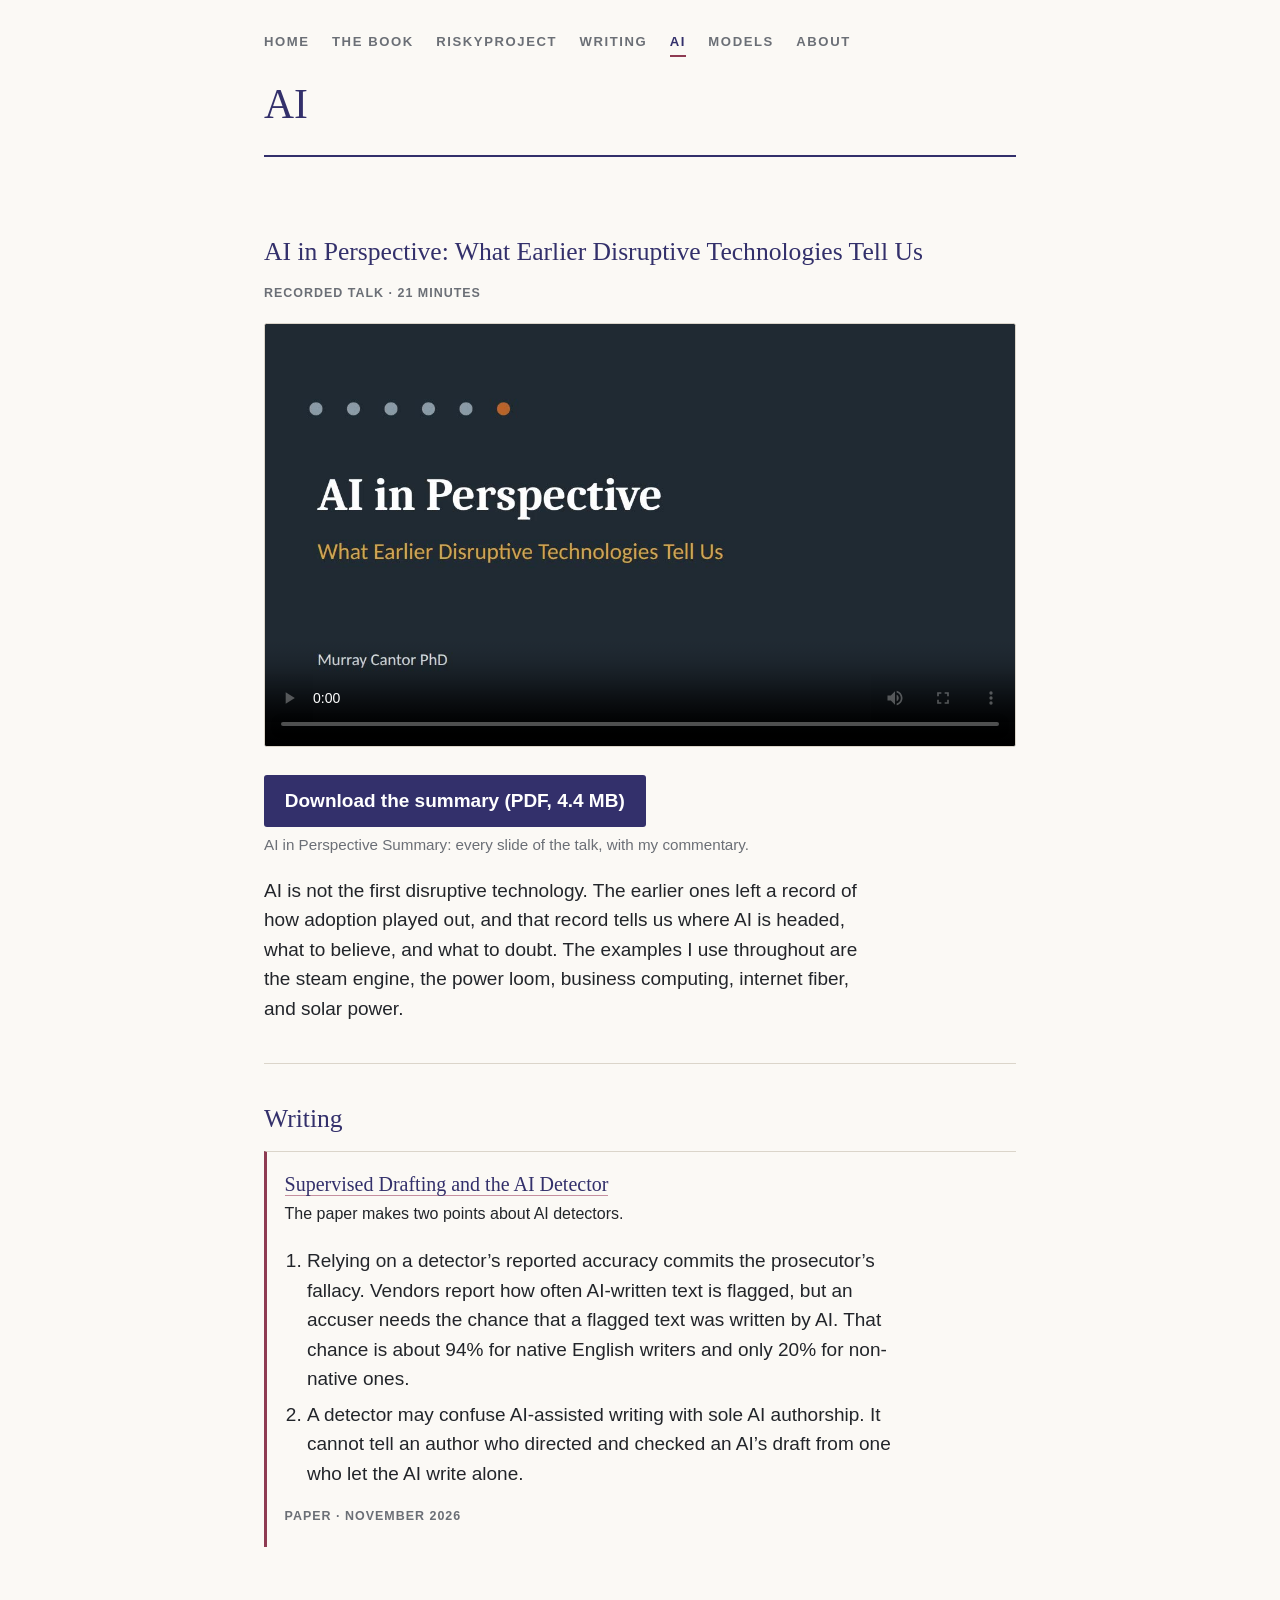
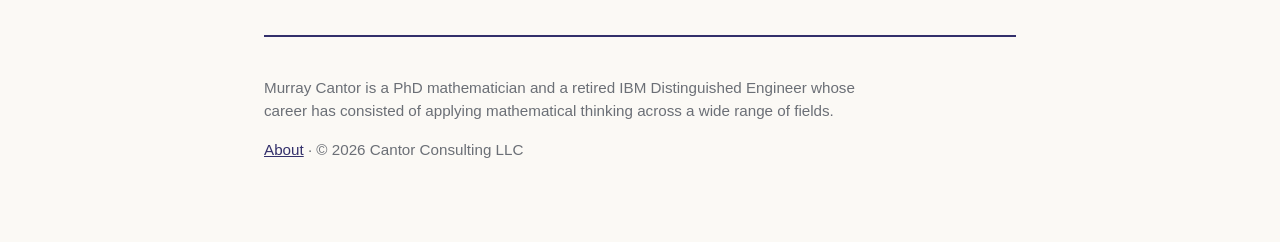
<file: ai.html>
<!doctype html>
<html lang="en">
<head>
<meta charset="utf-8">
<meta name="viewport" content="width=device-width, initial-scale=1">
<meta name="theme-color" content="#33306B">
<title>AI &middot; Murray Cantor</title>
<meta name="description" content="AI in Perspective: What Earlier Disruptive Technologies Tell Us. A recorded talk by Murray Cantor that treats AI as the latest disruptive technology and draws the lessons from the earlier ones.">
<link rel="stylesheet" href="site.css">
</head>
<body>
<div class="wrap">

<nav class="sitenav" aria-label="Site">
  <a href="index.html">Home</a>
  <a href="book.html">The book</a>
  <a href="riskyproject.html">RiskyProject</a>
  <a href="writing.html">Writing</a>
  <a href="ai.html" aria-current="page">AI</a>
  <a href="ecosystem/index.html">Models</a>
  <a href="about.html">About</a>
</nav>

<header class="masthead">
  <h1>AI</h1>
</header>

<main>

<section aria-labelledby="talk-h">
  <h2 id="talk-h">AI in Perspective: What Earlier Disruptive Technologies Tell Us</h2>

  <p class="meta">Recorded talk &middot; 21 minutes</p>

  <video class="talk" controls preload="metadata" width="1280" height="720" poster="images/ai-in-perspective-poster.jpg">
    <source src="ai-in-perspective.mp4" type="video/mp4">
    <p>Your browser cannot play this video. <a href="ai-in-perspective.mp4">Download the talk (MP4, 18&nbsp;MB)</a>.</p>
  </video>

  <p class="download"><a class="cta" href="ai-in-perspective-summary.pdf" download>Download the summary (PDF, 4.4&nbsp;MB)</a></p>
  <p class="note">AI in Perspective Summary: every slide of the talk, with my commentary.</p>

  <p>AI is not the first disruptive technology. The earlier ones left a record of how adoption played out, and that record tells us where AI is headed, what to believe, and what to doubt. The examples I use throughout are the steam engine, the power loom, business computing, internet fiber, and solar power.</p>

</section>

<section aria-labelledby="papers-h">
  <h2 id="papers-h">Writing</h2>

  <article class="piece p1" id="supervised-drafting">
    <h3><a href="ai-supervised-drafting.html">Supervised Drafting and the AI Detector</a></h3>
    <p class="sub">The paper makes two points about AI detectors.</p>
    <ol class="parts">
      <li>Relying on a detector&rsquo;s reported accuracy commits the prosecutor&rsquo;s fallacy. Vendors report how often AI-written text is flagged, but an accuser needs the chance that a flagged text was written by AI. That chance is about 94% for native English writers and only 20% for non-native ones.</li>
      <li>A detector may confuse AI-assisted writing with sole AI authorship. It cannot tell an author who directed and checked an AI&rsquo;s draft from one who let the AI write alone.</li>
    </ol>
    <p class="meta">Paper &middot; November 2026</p>
  </article>
</section>

</main>

<footer>
  <p>Murray Cantor is a PhD mathematician and a retired IBM Distinguished Engineer whose career has consisted of applying mathematical thinking across a wide range of fields.</p>
  <p><a href="about.html">About</a> &middot; &copy; 2026 Cantor Consulting LLC</p>
</footer>

</div>
</body>
</html>
</file>
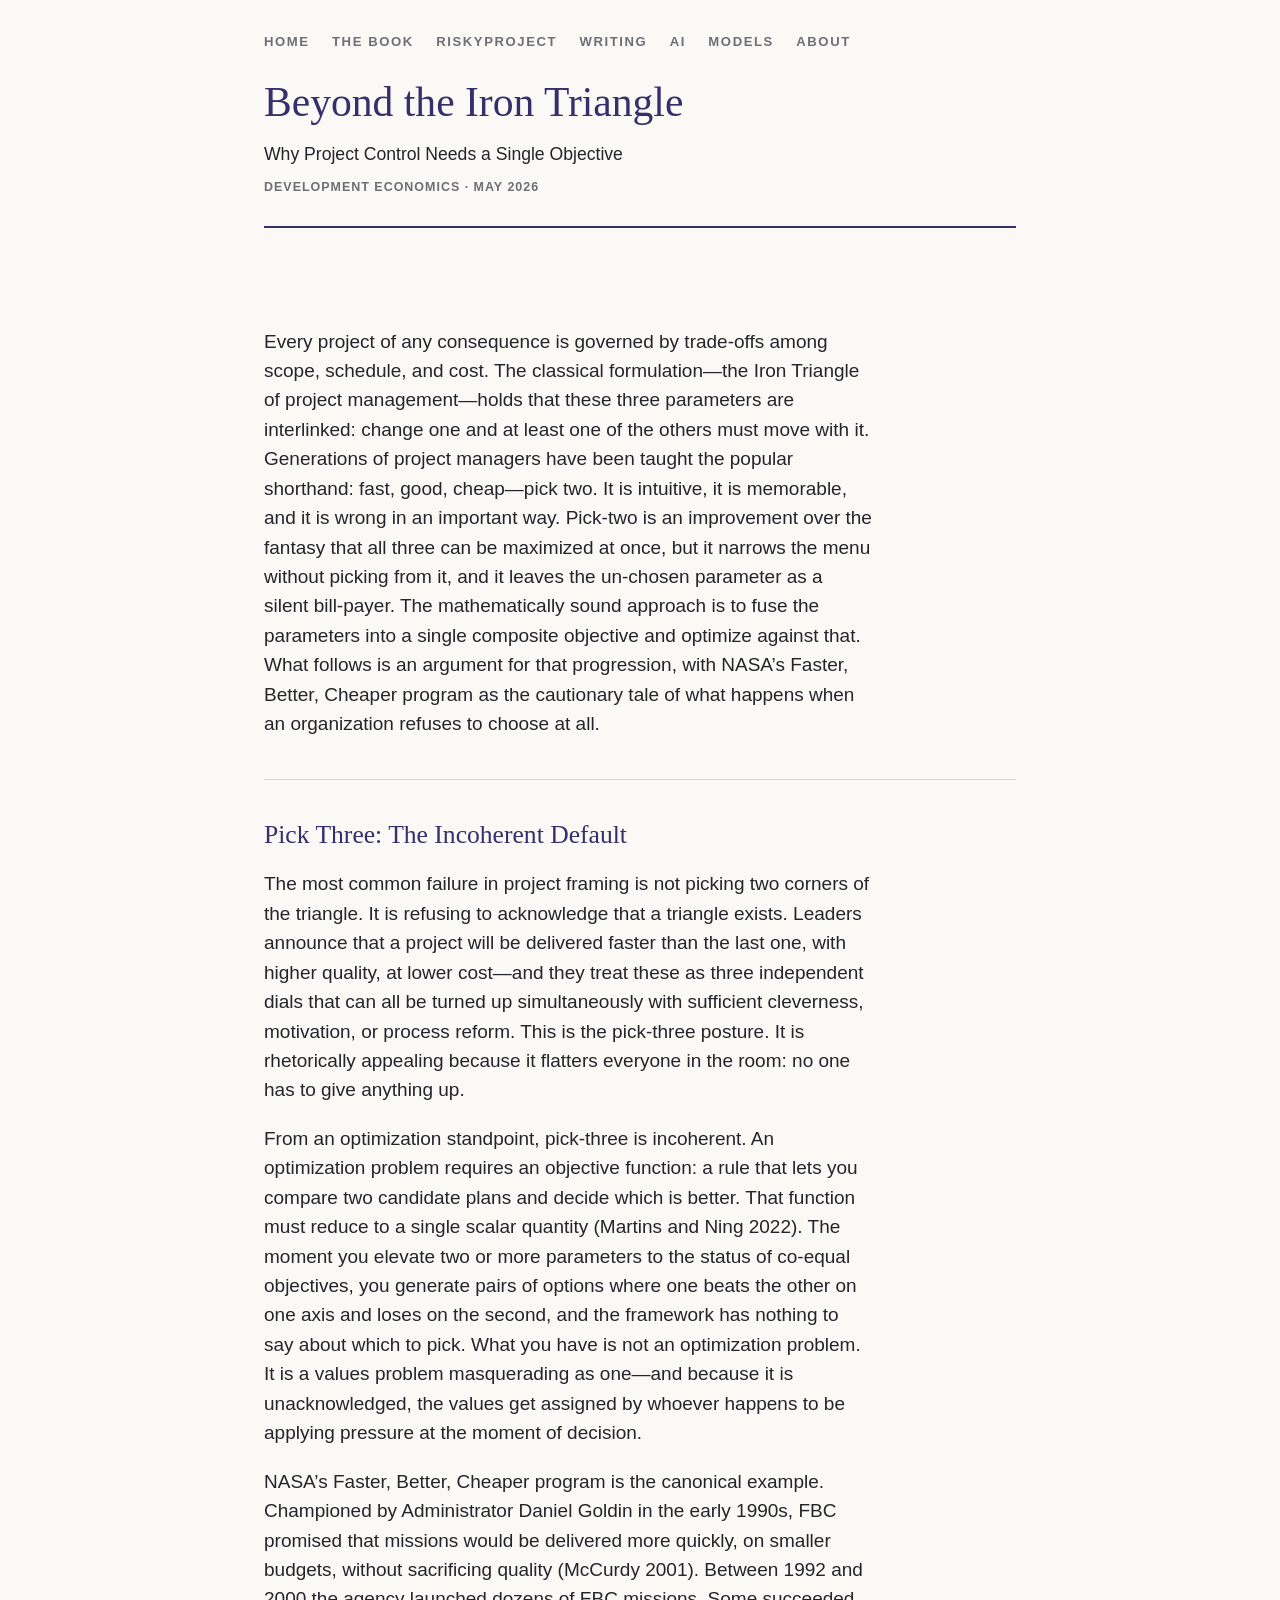
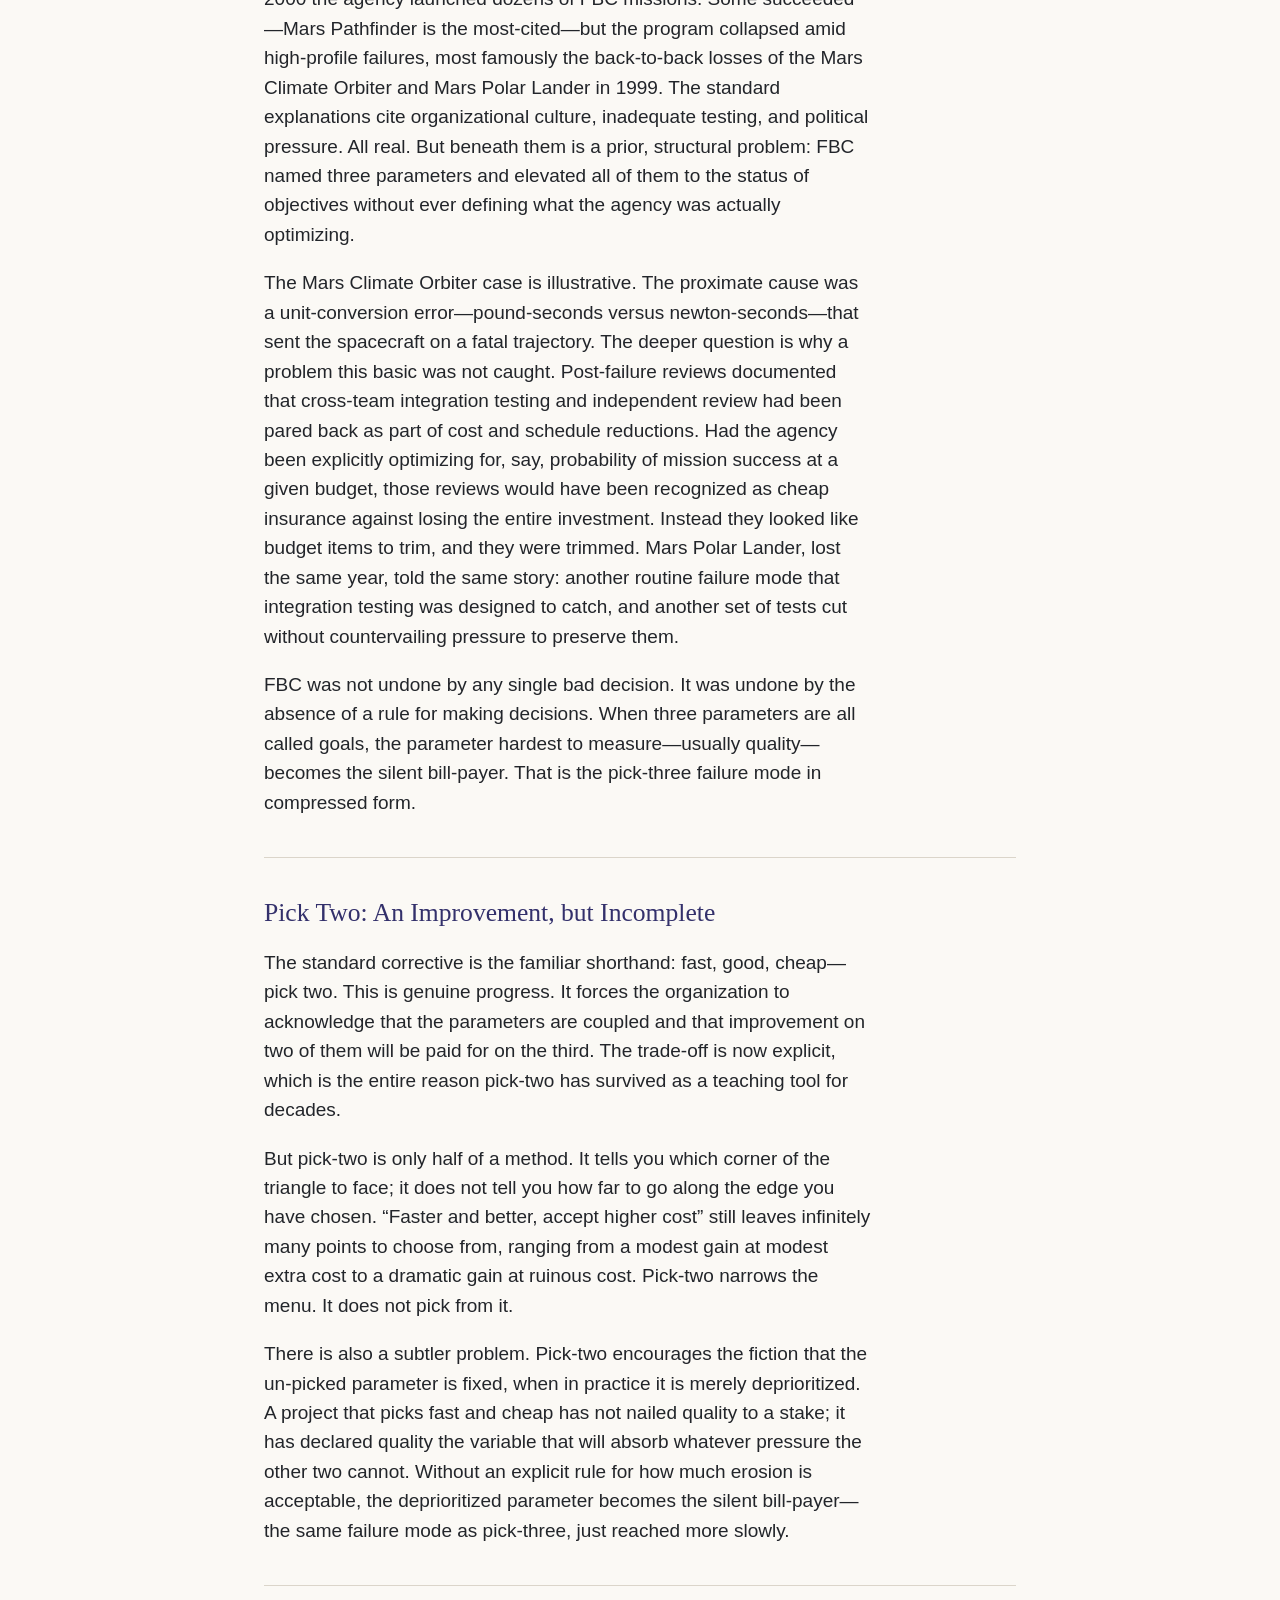
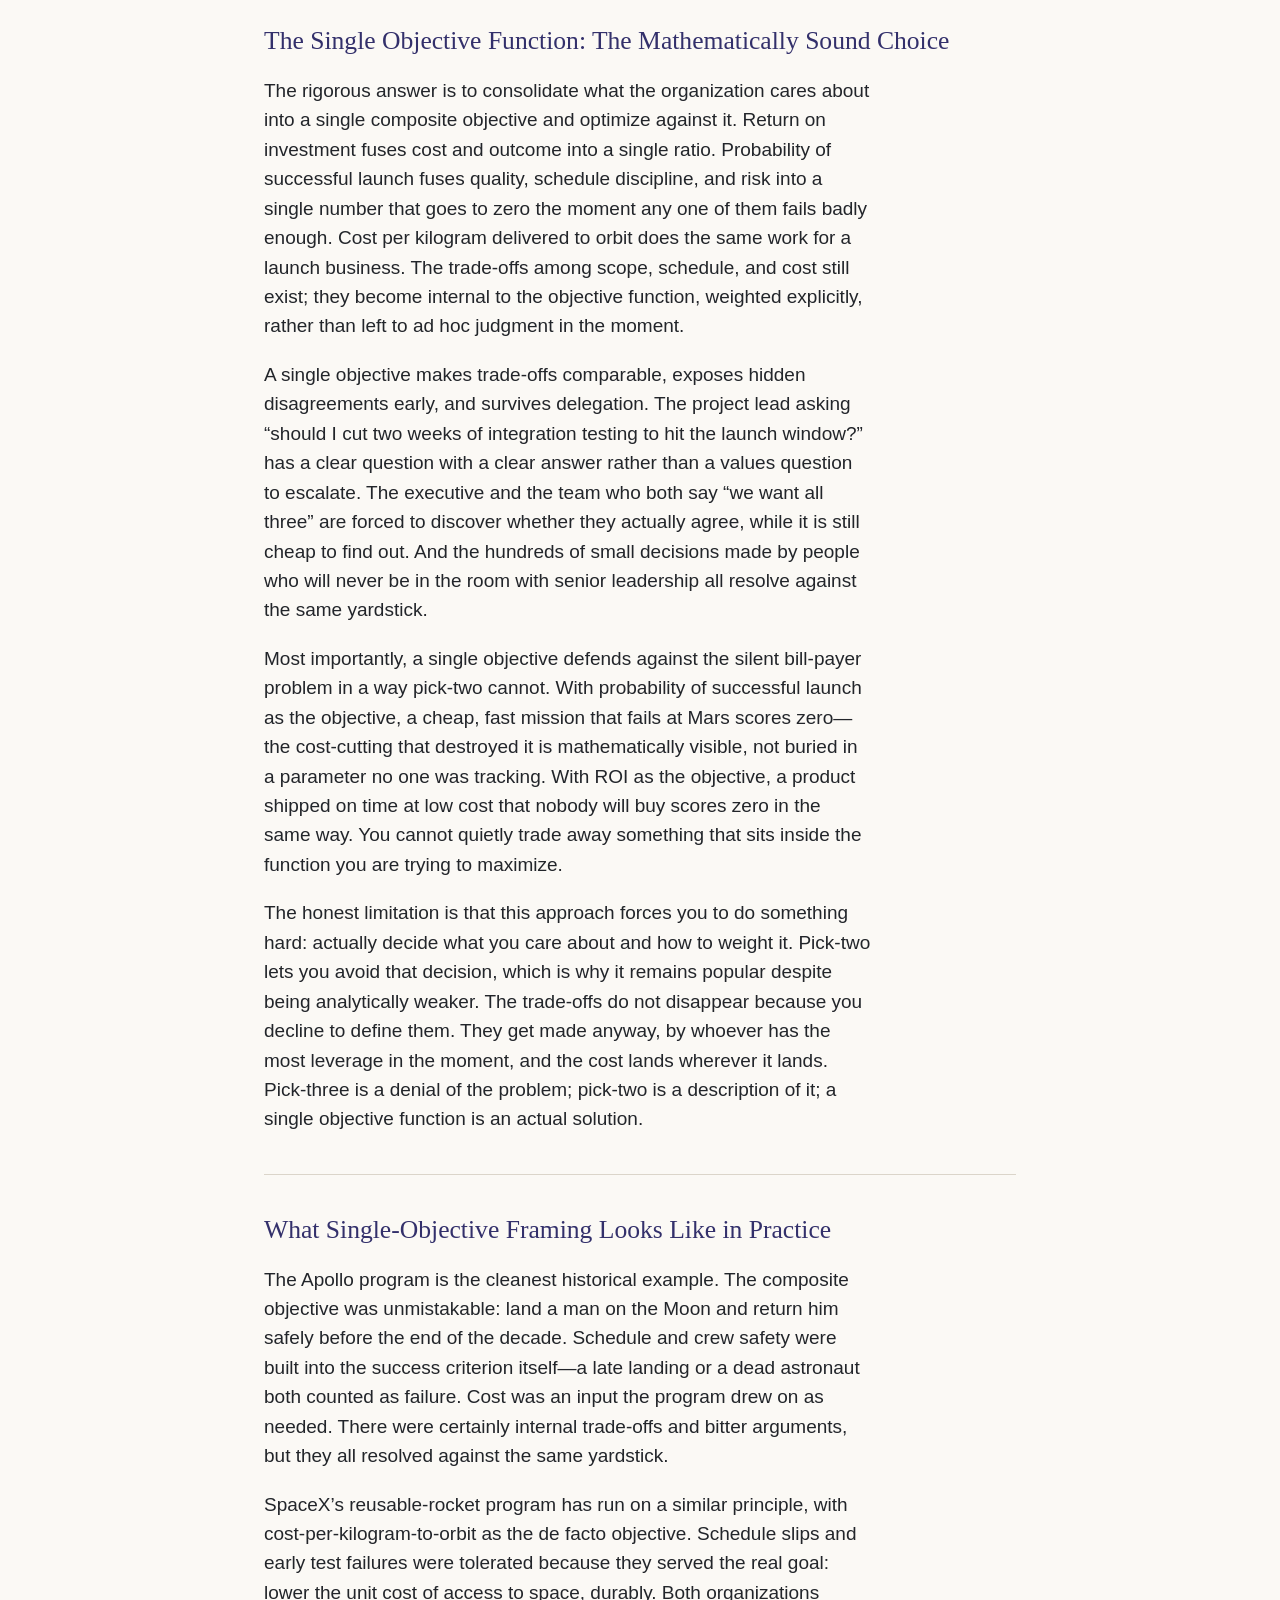
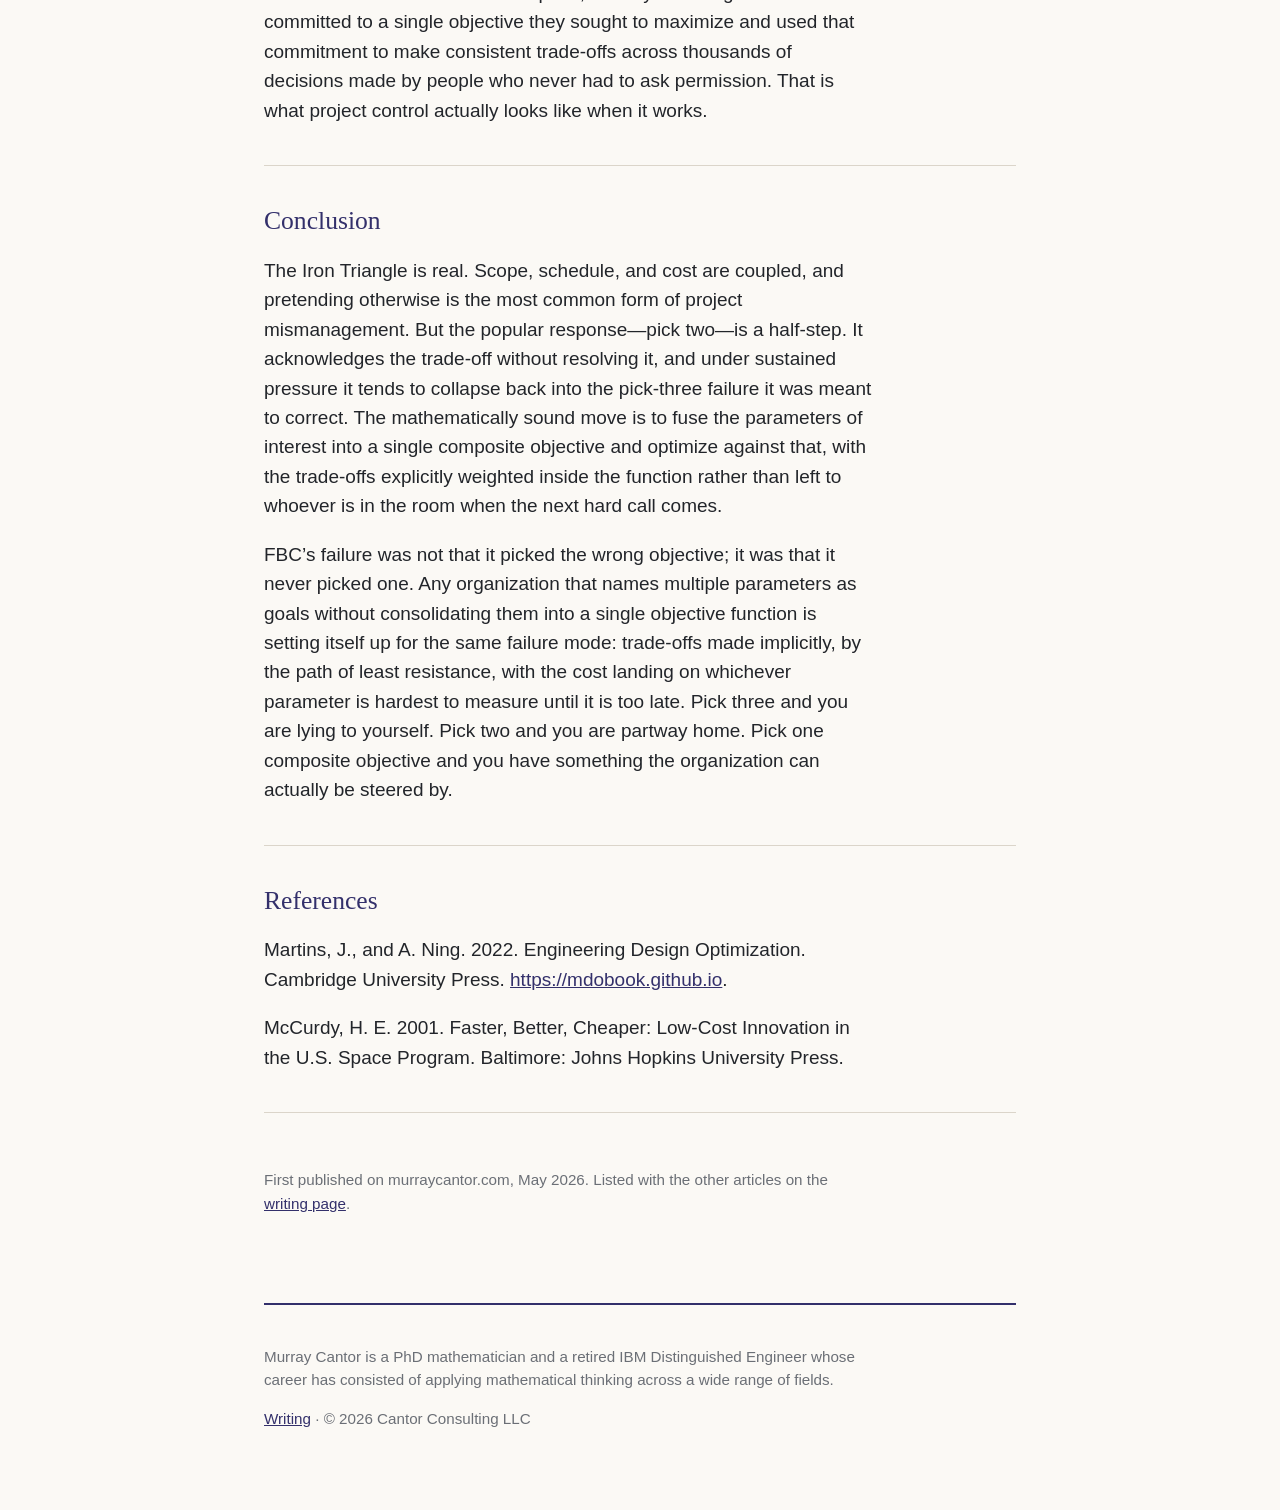
<file: beyond-the-iron-triangle.html>
<!doctype html>
<html lang="en">
<head>
<meta charset="utf-8">
<meta name="viewport" content="width=device-width, initial-scale=1">
<meta name="theme-color" content="#33306B">
<title>Beyond the Iron Triangle &middot; Murray Cantor</title>
<meta name="description" content="Fast, good, cheap, pick two is only a partial account. Scope, schedule and cost are better consolidated into a single project objective. An article by Murray Cantor.">
<link rel="stylesheet" href="site.css">
</head>
<body>
<div class="wrap">

<nav class="sitenav" aria-label="Site">
  <a href="index.html">Home</a>
  <a href="book.html">The book</a>
  <a href="riskyproject.html">RiskyProject</a>
  <a href="writing.html">Writing</a>
  <a href="ai.html">AI</a>
  <a href="ecosystem/index.html">Models</a>
  <a href="about.html">About</a>
</nav>

<header class="masthead">
  <h1>Beyond the Iron Triangle</h1>
  <p class="standfirst">Why Project Control Needs a Single Objective</p>
  <p class="meta">Development economics &middot; May 2026</p>
</header>

<main>

<section>
  <p>Every project of any consequence is governed by trade-offs among scope, schedule, and cost. The classical formulation&mdash;the Iron Triangle of project management&mdash;holds that these three parameters are interlinked: change one and at least one of the others must move with it. Generations of project managers have been taught the popular shorthand: fast, good, cheap&mdash;pick two. It is intuitive, it is memorable, and it is wrong in an important way. Pick-two is an improvement over the fantasy that all three can be maximized at once, but it narrows the menu without picking from it, and it leaves the un-chosen parameter as a silent bill-payer. The mathematically sound approach is to fuse the parameters into a single composite objective and optimize against that. What follows is an argument for that progression, with NASA&rsquo;s Faster, Better, Cheaper program as the cautionary tale of what happens when an organization refuses to choose at all.</p>

</section>
<section>
  <h2>Pick Three: The Incoherent Default</h2>
  <p>The most common failure in project framing is not picking two corners of the triangle. It is refusing to acknowledge that a triangle exists. Leaders announce that a project will be delivered faster than the last one, with higher quality, at lower cost&mdash;and they treat these as three independent dials that can all be turned up simultaneously with sufficient cleverness, motivation, or process reform. This is the pick-three posture. It is rhetorically appealing because it flatters everyone in the room: no one has to give anything up.</p>

  <p>From an optimization standpoint, pick-three is incoherent. An optimization problem requires an objective function: a rule that lets you compare two candidate plans and decide which is better. That function must reduce to a single scalar quantity (Martins and Ning 2022). The moment you elevate two or more parameters to the status of co-equal objectives, you generate pairs of options where one beats the other on one axis and loses on the second, and the framework has nothing to say about which to pick. What you have is not an optimization problem. It is a values problem masquerading as one&mdash;and because it is unacknowledged, the values get assigned by whoever happens to be applying pressure at the moment of decision.</p>

  <p>NASA&rsquo;s Faster, Better, Cheaper program is the canonical example. Championed by Administrator Daniel Goldin in the early 1990s, FBC promised that missions would be delivered more quickly, on smaller budgets, without sacrificing quality (McCurdy 2001). Between 1992 and 2000 the agency launched dozens of FBC missions. Some succeeded&mdash;Mars Pathfinder is the most-cited&mdash;but the program collapsed amid high-profile failures, most famously the back-to-back losses of the Mars Climate Orbiter and Mars Polar Lander in 1999. The standard explanations cite organizational culture, inadequate testing, and political pressure. All real. But beneath them is a prior, structural problem: FBC named three parameters and elevated all of them to the status of objectives without ever defining what the agency was actually optimizing.</p>

  <p>The Mars Climate Orbiter case is illustrative. The proximate cause was a unit-conversion error&mdash;pound-seconds versus newton-seconds&mdash;that sent the spacecraft on a fatal trajectory. The deeper question is why a problem this basic was not caught. Post-failure reviews documented that cross-team integration testing and independent review had been pared back as part of cost and schedule reductions. Had the agency been explicitly optimizing for, say, probability of mission success at a given budget, those reviews would have been recognized as cheap insurance against losing the entire investment. Instead they looked like budget items to trim, and they were trimmed. Mars Polar Lander, lost the same year, told the same story: another routine failure mode that integration testing was designed to catch, and another set of tests cut without countervailing pressure to preserve them.</p>

  <p>FBC was not undone by any single bad decision. It was undone by the absence of a rule for making decisions. When three parameters are all called goals, the parameter hardest to measure&mdash;usually quality&mdash;becomes the silent bill-payer. That is the pick-three failure mode in compressed form.</p>

</section>
<section>
  <h2>Pick Two: An Improvement, but Incomplete</h2>
  <p>The standard corrective is the familiar shorthand: fast, good, cheap&mdash;pick two. This is genuine progress. It forces the organization to acknowledge that the parameters are coupled and that improvement on two of them will be paid for on the third. The trade-off is now explicit, which is the entire reason pick-two has survived as a teaching tool for decades.</p>

  <p>But pick-two is only half of a method. It tells you which corner of the triangle to face; it does not tell you how far to go along the edge you have chosen. &ldquo;Faster and better, accept higher cost&rdquo; still leaves infinitely many points to choose from, ranging from a modest gain at modest extra cost to a dramatic gain at ruinous cost. Pick-two narrows the menu. It does not pick from it.</p>

  <p>There is also a subtler problem. Pick-two encourages the fiction that the un-picked parameter is fixed, when in practice it is merely deprioritized. A project that picks fast and cheap has not nailed quality to a stake; it has declared quality the variable that will absorb whatever pressure the other two cannot. Without an explicit rule for how much erosion is acceptable, the deprioritized parameter becomes the silent bill-payer&mdash;the same failure mode as pick-three, just reached more slowly.</p>

</section>
<section>
  <h2>The Single Objective Function: The Mathematically Sound Choice</h2>
  <p>The rigorous answer is to consolidate what the organization cares about into a single composite objective and optimize against it. Return on investment fuses cost and outcome into a single ratio. Probability of successful launch fuses quality, schedule discipline, and risk into a single number that goes to zero the moment any one of them fails badly enough. Cost per kilogram delivered to orbit does the same work for a launch business. The trade-offs among scope, schedule, and cost still exist; they become internal to the objective function, weighted explicitly, rather than left to ad hoc judgment in the moment.</p>

  <p>A single objective makes trade-offs comparable, exposes hidden disagreements early, and survives delegation. The project lead asking &ldquo;should I cut two weeks of integration testing to hit the launch window?&rdquo; has a clear question with a clear answer rather than a values question to escalate. The executive and the team who both say &ldquo;we want all three&rdquo; are forced to discover whether they actually agree, while it is still cheap to find out. And the hundreds of small decisions made by people who will never be in the room with senior leadership all resolve against the same yardstick.</p>

  <p>Most importantly, a single objective defends against the silent bill-payer problem in a way pick-two cannot. With probability of successful launch as the objective, a cheap, fast mission that fails at Mars scores zero&mdash;the cost-cutting that destroyed it is mathematically visible, not buried in a parameter no one was tracking. With ROI as the objective, a product shipped on time at low cost that nobody will buy scores zero in the same way. You cannot quietly trade away something that sits inside the function you are trying to maximize.</p>

  <p>The honest limitation is that this approach forces you to do something hard: actually decide what you care about and how to weight it. Pick-two lets you avoid that decision, which is why it remains popular despite being analytically weaker. The trade-offs do not disappear because you decline to define them. They get made anyway, by whoever has the most leverage in the moment, and the cost lands wherever it lands. Pick-three is a denial of the problem; pick-two is a description of it; a single objective function is an actual solution.</p>

</section>
<section>
  <h2>What Single-Objective Framing Looks Like in Practice</h2>
  <p>The Apollo program is the cleanest historical example. The composite objective was unmistakable: land a man on the Moon and return him safely before the end of the decade. Schedule and crew safety were built into the success criterion itself&mdash;a late landing or a dead astronaut both counted as failure. Cost was an input the program drew on as needed. There were certainly internal trade-offs and bitter arguments, but they all resolved against the same yardstick.</p>

  <p>SpaceX&rsquo;s reusable-rocket program has run on a similar principle, with cost-per-kilogram-to-orbit as the de facto objective. Schedule slips and early test failures were tolerated because they served the real goal: lower the unit cost of access to space, durably. Both organizations committed to a single objective they sought to maximize and used that commitment to make consistent trade-offs across thousands of decisions made by people who never had to ask permission. That is what project control actually looks like when it works.</p>

</section>
<section>
  <h2>Conclusion</h2>
  <p>The Iron Triangle is real. Scope, schedule, and cost are coupled, and pretending otherwise is the most common form of project mismanagement. But the popular response&mdash;pick two&mdash;is a half-step. It acknowledges the trade-off without resolving it, and under sustained pressure it tends to collapse back into the pick-three failure it was meant to correct. The mathematically sound move is to fuse the parameters of interest into a single composite objective and optimize against that, with the trade-offs explicitly weighted inside the function rather than left to whoever is in the room when the next hard call comes.</p>

  <p>FBC&rsquo;s failure was not that it picked the wrong objective; it was that it never picked one. Any organization that names multiple parameters as goals without consolidating them into a single objective function is setting itself up for the same failure mode: trade-offs made implicitly, by the path of least resistance, with the cost landing on whichever parameter is hardest to measure until it is too late. Pick three and you are lying to yourself. Pick two and you are partway home. Pick one composite objective and you have something the organization can actually be steered by.</p>

</section>
<section>
  <h2>References</h2>
  <p>Martins, J., and A. Ning. 2022. Engineering Design Optimization. Cambridge University Press. <a href="https://mdobook.github.io">https://mdobook.github.io</a>.</p>

  <p>McCurdy, H. E. 2001. Faster, Better, Cheaper: Low-Cost Innovation in the U.S. Space Program. Baltimore: Johns Hopkins University Press.</p>

</section>

<section>
  <p class="note">First published on murraycantor.com, May 2026. Listed with the other articles on the <a href="writing.html#beyond-the-iron-triangle">writing page</a>.</p>
</section>

</main>

<footer>
  <p>Murray Cantor is a PhD mathematician and a retired IBM Distinguished Engineer whose career has consisted of applying mathematical thinking across a wide range of fields.</p>
  <p><a href="writing.html">Writing</a> &middot; &copy; 2026 Cantor Consulting LLC</p>
</footer>

</div>
</body>
</html>
</file>
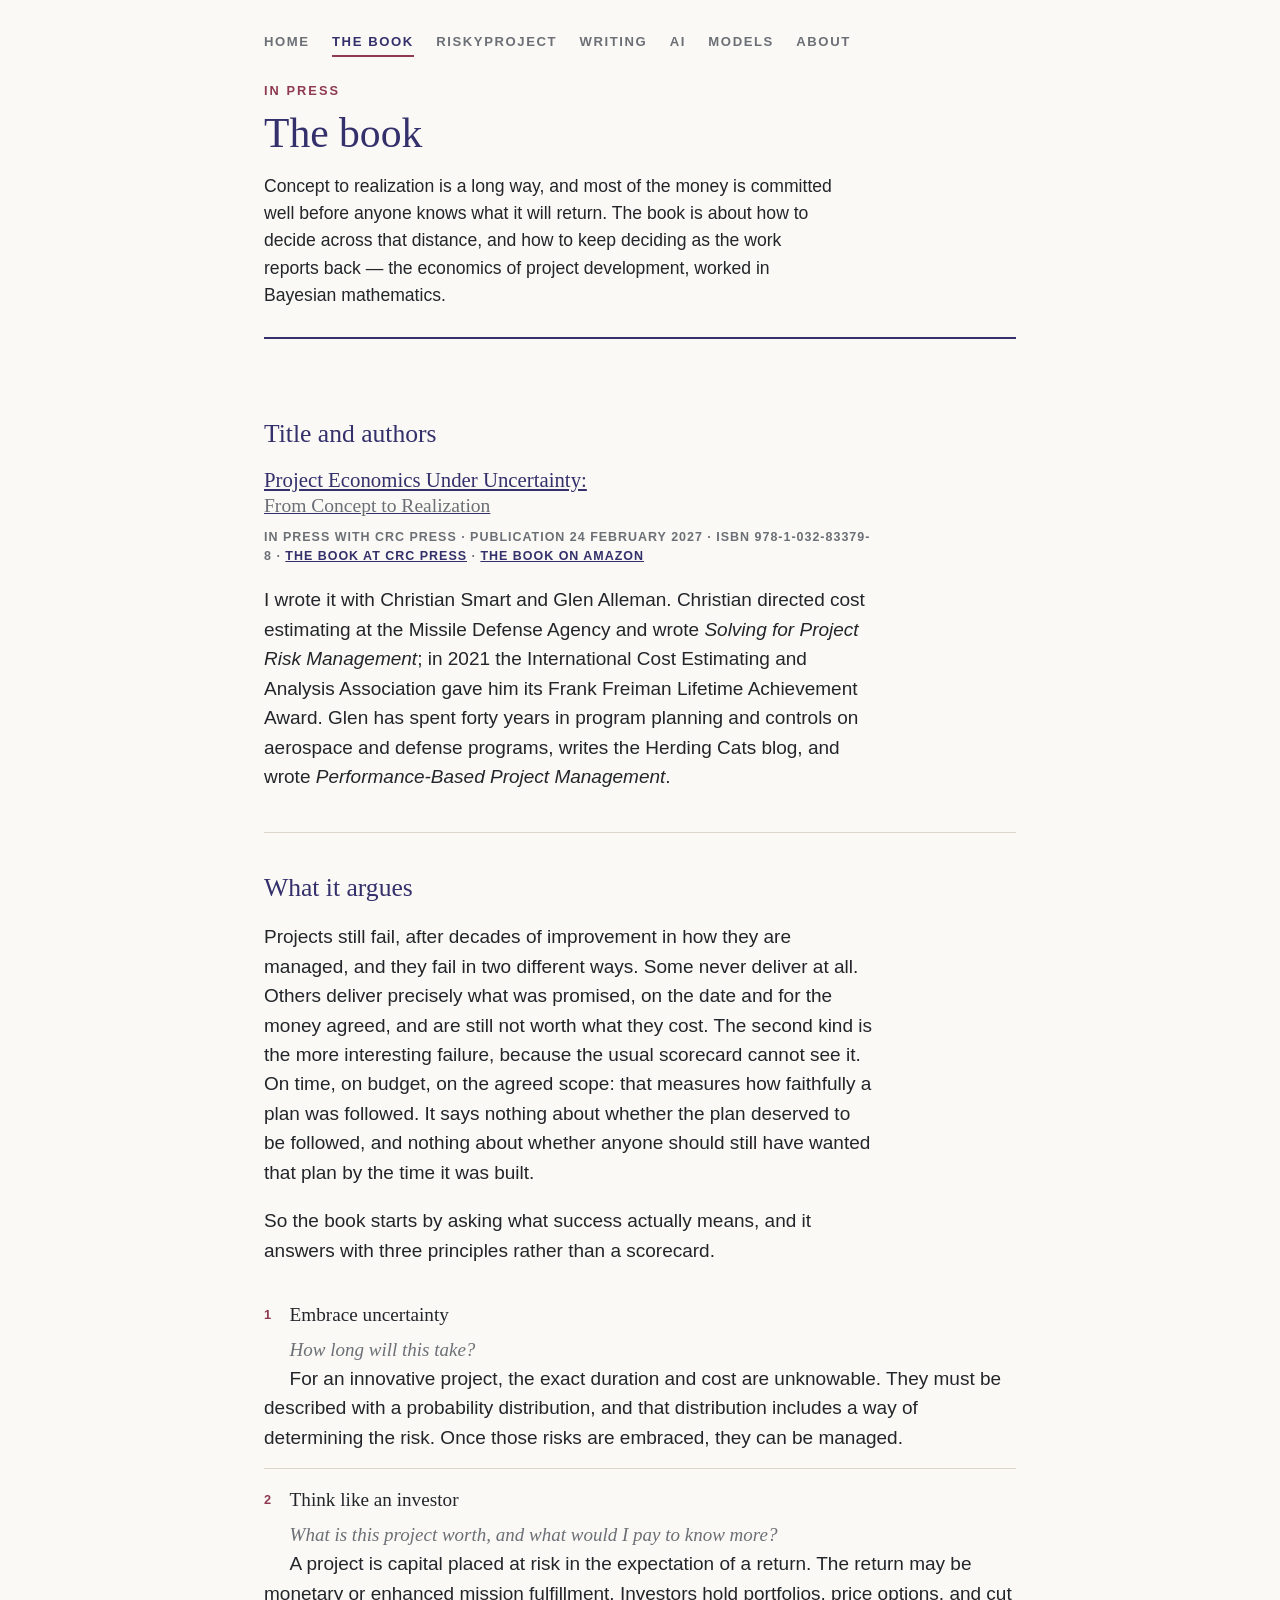
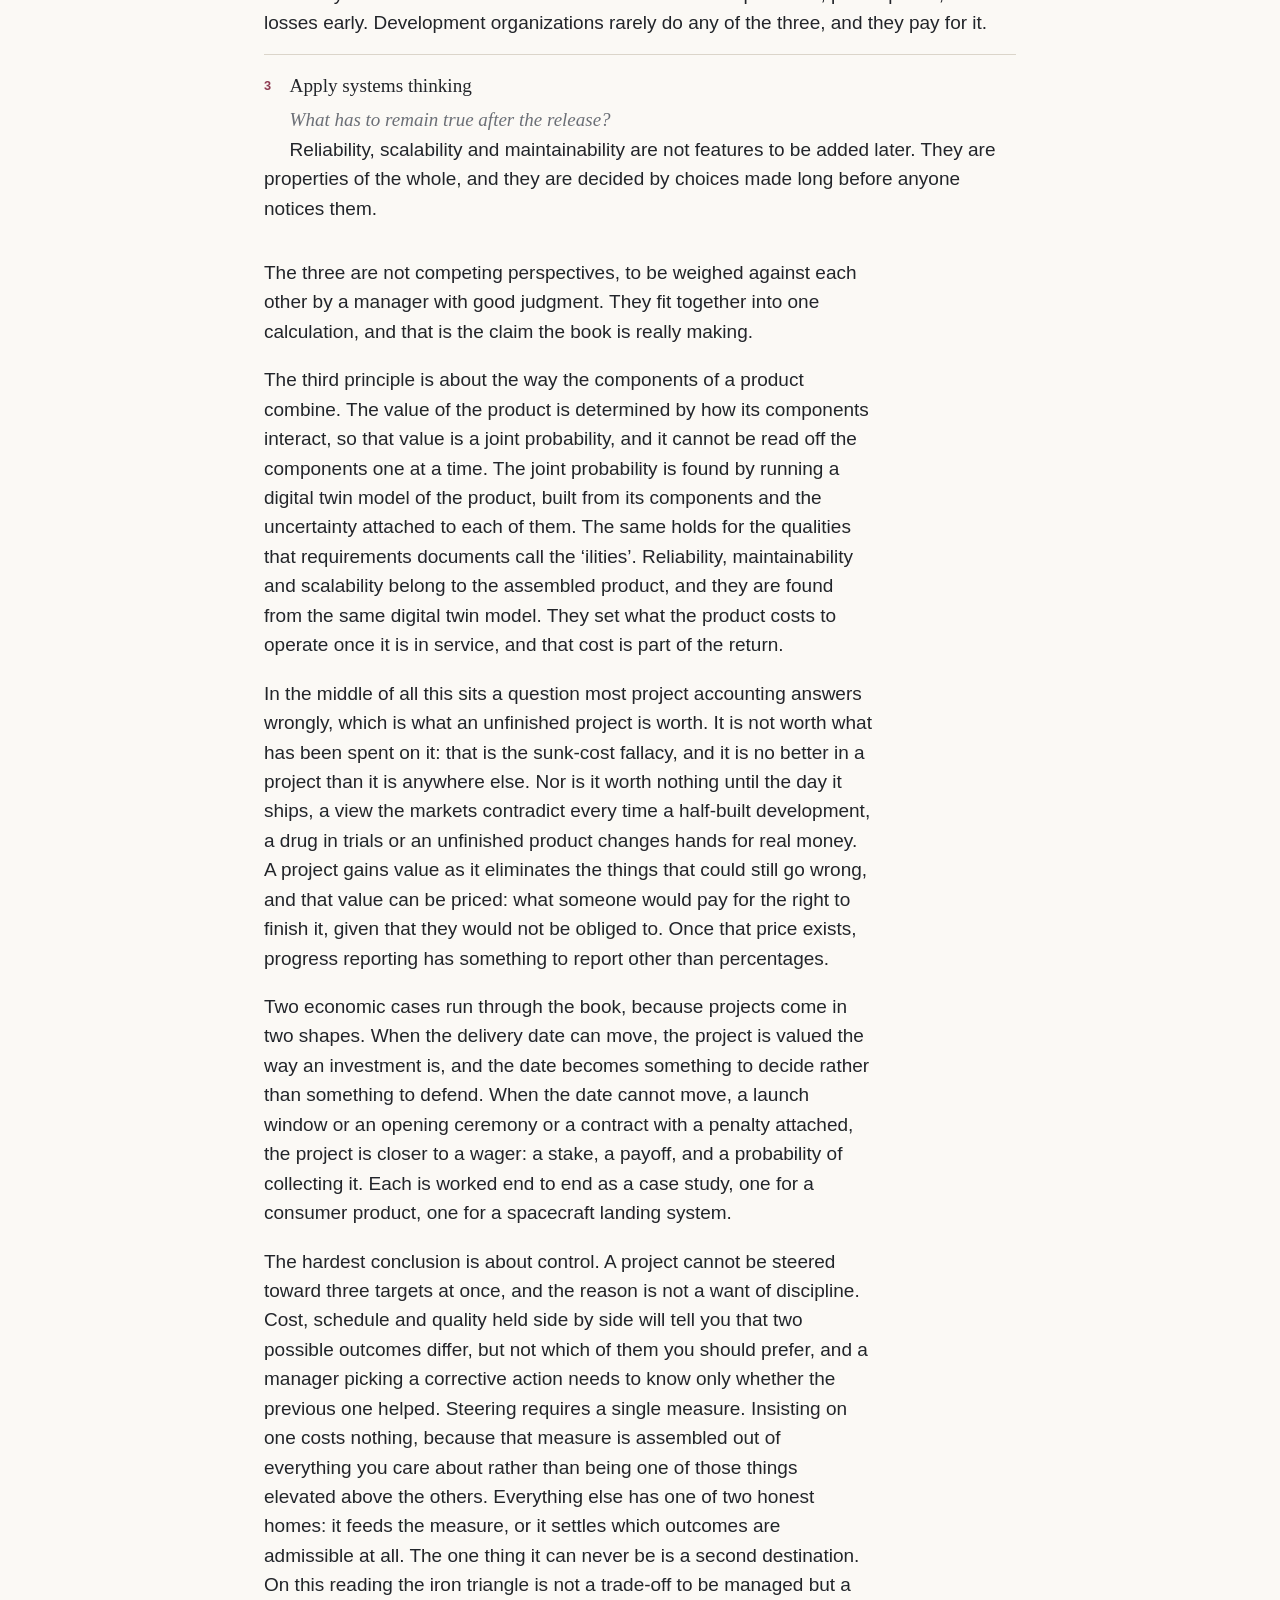
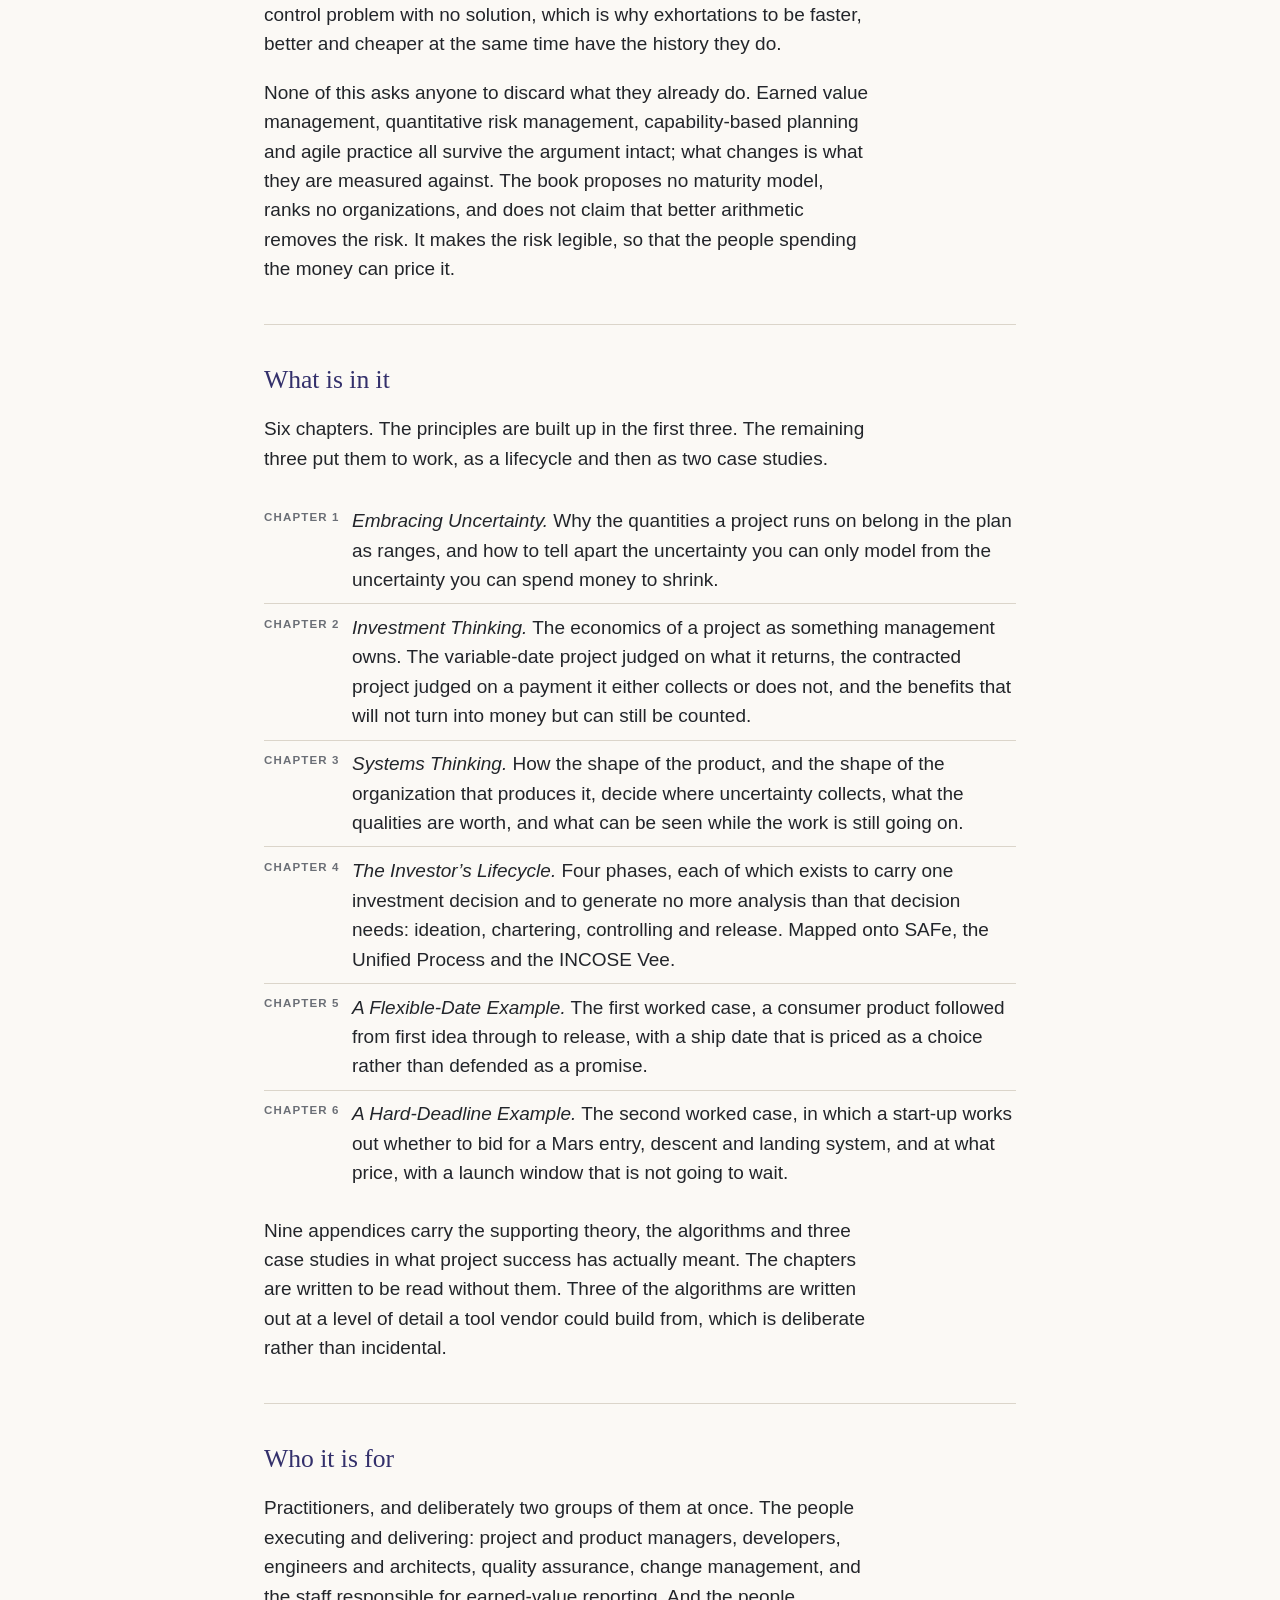
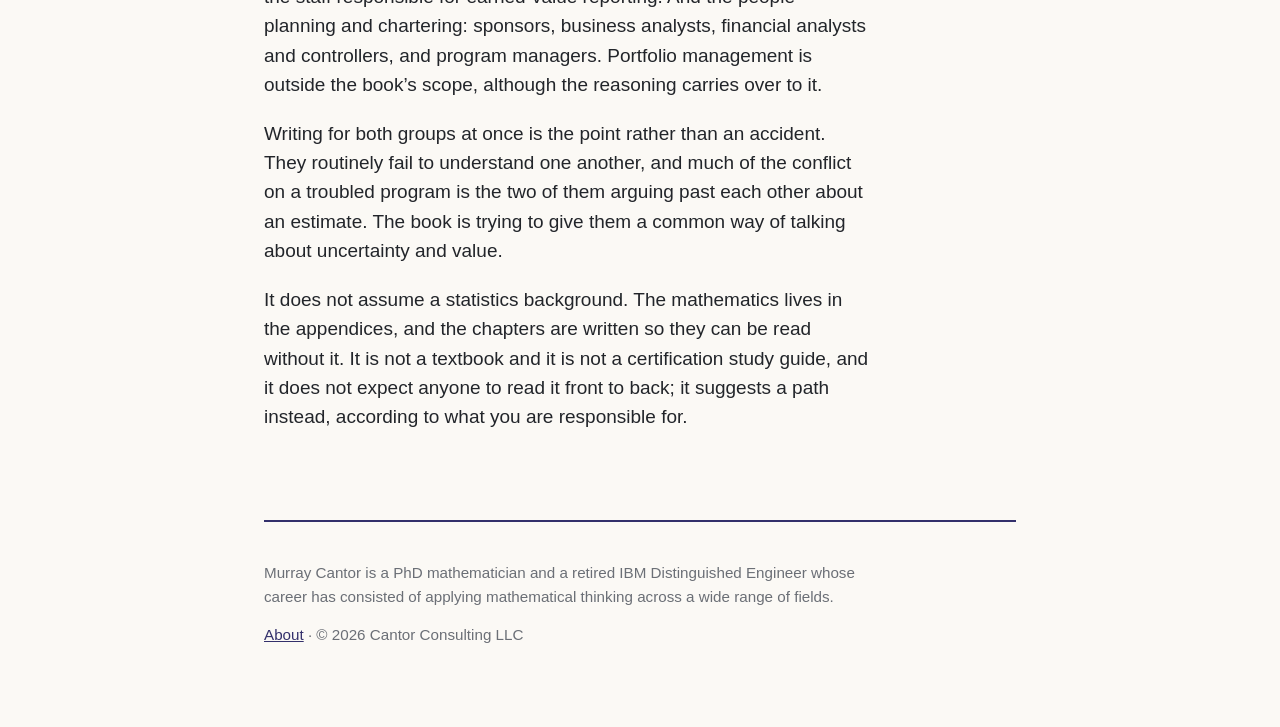
<file: book.html>
<!doctype html>
<html lang="en">
<head>
<meta charset="utf-8">
<meta name="viewport" content="width=device-width, initial-scale=1">
<meta name="theme-color" content="#33306B">
<title>Project Economics Under Uncertainty &middot; Murray Cantor</title>
<meta name="description" content="Project Economics Under Uncertainty: From Concept to Realization, by Murray Cantor, Christian Smart and Glen Alleman: the economics of project development, in Bayesian mathematics. In press with CRC Press.">
<link rel="stylesheet" href="site.css">
</head>
<body>
<div class="wrap">

<nav class="sitenav" aria-label="Site">
  <a href="index.html">Home</a>
  <a href="book.html" aria-current="page">The book</a>
  <a href="riskyproject.html">RiskyProject</a>
  <a href="writing.html">Writing</a>
  <a href="ai.html">AI</a>
  <a href="ecosystem/index.html">Models</a>
  <a href="about.html">About</a>
</nav>

<header class="masthead">
  <p class="eyebrow">In press</p>
  <h1>The book</h1>
  <p class="standfirst">Concept to realization is a long way, and most of the money is committed well before anyone knows what it will return. The book is about how to decide across that distance, and how to keep deciding as the work reports back &mdash; the economics of project development, worked in Bayesian mathematics.</p>
</header>

<main>

<section aria-labelledby="title-h">
  <h2 id="title-h">Title and authors</h2>

  <p class="worktitle"><a href="https://www.routledge.com/Project-Economics-Under-Uncertainty-From-Concept-to-Realization/Cantor-Smart-Alleman/p/book/9781032833798">Project Economics Under Uncertainty: <span class="subtitle">From Concept to Realization</span></a></p>

  <p class="meta">In press with CRC Press &middot; Publication 24 February 2027 &middot; ISBN 978-1-032-83379-8 &middot; <a href="https://www.routledge.com/Project-Economics-Under-Uncertainty-From-Concept-to-Realization/Cantor-Smart-Alleman/p/book/9781032833798">The book at CRC Press</a> &middot; <a href="https://a.co/d/0cHW51K1">The book on Amazon</a></p>

  <p>I wrote it with Christian Smart and Glen Alleman. Christian directed cost estimating at the Missile Defense Agency and wrote <em>Solving for Project Risk Management</em>; in 2021 the International Cost Estimating and Analysis Association gave him its Frank Freiman Lifetime Achievement Award. Glen has spent forty years in program planning and controls on aerospace and defense programs, writes the Herding Cats blog, and wrote <em>Performance-Based Project Management</em>.</p>
</section>

<section aria-labelledby="argues-h">
  <h2 id="argues-h">What it argues</h2>

  <p>Projects still fail, after decades of improvement in how they are managed, and they fail in two different ways. Some never deliver at all. Others deliver precisely what was promised, on the date and for the money agreed, and are still not worth what they cost. The second kind is the more interesting failure, because the usual scorecard cannot see it. On time, on budget, on the agreed scope: that measures how faithfully a plan was followed. It says nothing about whether the plan deserved to be followed, and nothing about whether anyone should still have wanted that plan by the time it was built.</p>

  <p>So the book starts by asking what success actually means, and it answers with three principles rather than a scorecard.</p>

  <ol class="principles">
    <li>
      <span class="name">Embrace uncertainty</span>
      <span class="q">How long will this take?</span>
      <span class="expl">For an innovative project, the exact duration and cost are unknowable. They must be described with a probability distribution, and that distribution includes a way of determining the risk. Once those risks are embraced, they can be managed.</span>
    </li>
    <li>
      <span class="name">Think like an investor</span>
      <span class="q">What is this project worth, and what would I pay to know more?</span>
      <span class="expl">A project is capital placed at risk in the expectation of a return. The return may be monetary or enhanced mission fulfillment. Investors hold portfolios, price options, and cut losses early. Development organizations rarely do any of the three, and they pay for it.</span>
    </li>
    <li>
      <span class="name">Apply systems thinking</span>
      <span class="q">What has to remain true after the release?</span>
      <span class="expl">Reliability, scalability and maintainability are not features to be added later. They are properties of the whole, and they are decided by choices made long before anyone notices them.</span>
    </li>
  </ol>

  <p>The three are not competing perspectives, to be weighed against each other by a manager with good judgment. They fit together into one calculation, and that is the claim the book is really making.</p>

  <p>The third principle is about the way the components of a product combine. The value of the product is determined by how its components interact, so that value is a joint probability, and it cannot be read off the components one at a time. The joint probability is found by running a digital twin model of the product, built from its components and the uncertainty attached to each of them. The same holds for the qualities that requirements documents call the &lsquo;ilities&rsquo;. Reliability, maintainability and scalability belong to the assembled product, and they are found from the same digital twin model. They set what the product costs to operate once it is in service, and that cost is part of the return.</p>

  <p>In the middle of all this sits a question most project accounting answers wrongly, which is what an unfinished project is worth. It is not worth what has been spent on it: that is the sunk-cost fallacy, and it is no better in a project than it is anywhere else. Nor is it worth nothing until the day it ships, a view the markets contradict every time a half-built development, a drug in trials or an unfinished product changes hands for real money. A project gains value as it eliminates the things that could still go wrong, and that value can be priced: what someone would pay for the right to finish it, given that they would not be obliged to. Once that price exists, progress reporting has something to report other than percentages.</p>

  <p>Two economic cases run through the book, because projects come in two shapes. When the delivery date can move, the project is valued the way an investment is, and the date becomes something to decide rather than something to defend. When the date cannot move, a launch window or an opening ceremony or a contract with a penalty attached, the project is closer to a wager: a stake, a payoff, and a probability of collecting it. Each is worked end to end as a case study, one for a consumer product, one for a spacecraft landing system.</p>

  <p>The hardest conclusion is about control. A project cannot be steered toward three targets at once, and the reason is not a want of discipline. Cost, schedule and quality held side by side will tell you that two possible outcomes differ, but not which of them you should prefer, and a manager picking a corrective action needs to know only whether the previous one helped. Steering requires a single measure. Insisting on one costs nothing, because that measure is assembled out of everything you care about rather than being one of those things elevated above the others. Everything else has one of two honest homes: it feeds the measure, or it settles which outcomes are admissible at all. The one thing it can never be is a second destination. On this reading the iron triangle is not a trade-off to be managed but a control problem with no solution, which is why exhortations to be faster, better and cheaper at the same time have the history they do.</p>

  <p>None of this asks anyone to discard what they already do. Earned value management, quantitative risk management, capability-based planning and agile practice all survive the argument intact; what changes is what they are measured against. The book proposes no maturity model, ranks no organizations, and does not claim that better arithmetic removes the risk. It makes the risk legible, so that the people spending the money can price it.</p>
</section>

<section aria-labelledby="chapters-h">
  <h2 id="chapters-h">What is in it</h2>

  <p>Six chapters. The principles are built up in the first three. The remaining three put them to work, as a lifecycle and then as two case studies.</p>

  <ul class="files gutter">
    <li><span class="kind">Chapter 1</span> <em>Embracing Uncertainty.</em> Why the quantities a project runs on belong in the plan as ranges, and how to tell apart the uncertainty you can only model from the uncertainty you can spend money to shrink.</li>
    <li><span class="kind">Chapter 2</span> <em>Investment Thinking.</em> The economics of a project as something management owns. The variable-date project judged on what it returns, the contracted project judged on a payment it either collects or does not, and the benefits that will not turn into money but can still be counted.</li>
    <li><span class="kind">Chapter 3</span> <em>Systems Thinking.</em> How the shape of the product, and the shape of the organization that produces it, decide where uncertainty collects, what the qualities are worth, and what can be seen while the work is still going on.</li>
    <li><span class="kind">Chapter 4</span> <em>The Investor&rsquo;s Lifecycle.</em> Four phases, each of which exists to carry one investment decision and to generate no more analysis than that decision needs: ideation, chartering, controlling and release. Mapped onto SAFe, the Unified Process and the INCOSE Vee.</li>
    <li><span class="kind">Chapter 5</span> <em>A Flexible-Date Example.</em> The first worked case, a consumer product followed from first idea through to release, with a ship date that is priced as a choice rather than defended as a promise.</li>
    <li><span class="kind">Chapter 6</span> <em>A Hard-Deadline Example.</em> The second worked case, in which a start-up works out whether to bid for a Mars entry, descent and landing system, and at what price, with a launch window that is not going to wait.</li>
  </ul>

  <p>Nine appendices carry the supporting theory, the algorithms and three case studies in what project success has actually meant. The chapters are written to be read without them. Three of the algorithms are written out at a level of detail a tool vendor could build from, which is deliberate rather than incidental.</p>
</section>

<section aria-labelledby="who-h">
  <h2 id="who-h">Who it is for</h2>

  <p>Practitioners, and deliberately two groups of them at once. The people executing and delivering: project and product managers, developers, engineers and architects, quality assurance, change management, and the staff responsible for earned-value reporting. And the people planning and chartering: sponsors, business analysts, financial analysts and controllers, and program managers. Portfolio management is outside the book&rsquo;s scope, although the reasoning carries over to it.</p>

  <p>Writing for both groups at once is the point rather than an accident. They routinely fail to understand one another, and much of the conflict on a troubled program is the two of them arguing past each other about an estimate. The book is trying to give them a common way of talking about uncertainty and value.</p>

  <p>It does not assume a statistics background. The mathematics lives in the appendices, and the chapters are written so they can be read without it. It is not a textbook and it is not a certification study guide, and it does not expect anyone to read it front to back; it suggests a path instead, according to what you are responsible for.</p>
</section>

</main>

<footer>
  <p>Murray Cantor is a PhD mathematician and a retired IBM Distinguished Engineer whose career has consisted of applying mathematical thinking across a wide range of fields.</p>
  <p><a href="about.html">About</a> &middot; &copy; 2026 Cantor Consulting LLC</p>
</footer>

</div>
</body>
</html>
</file>
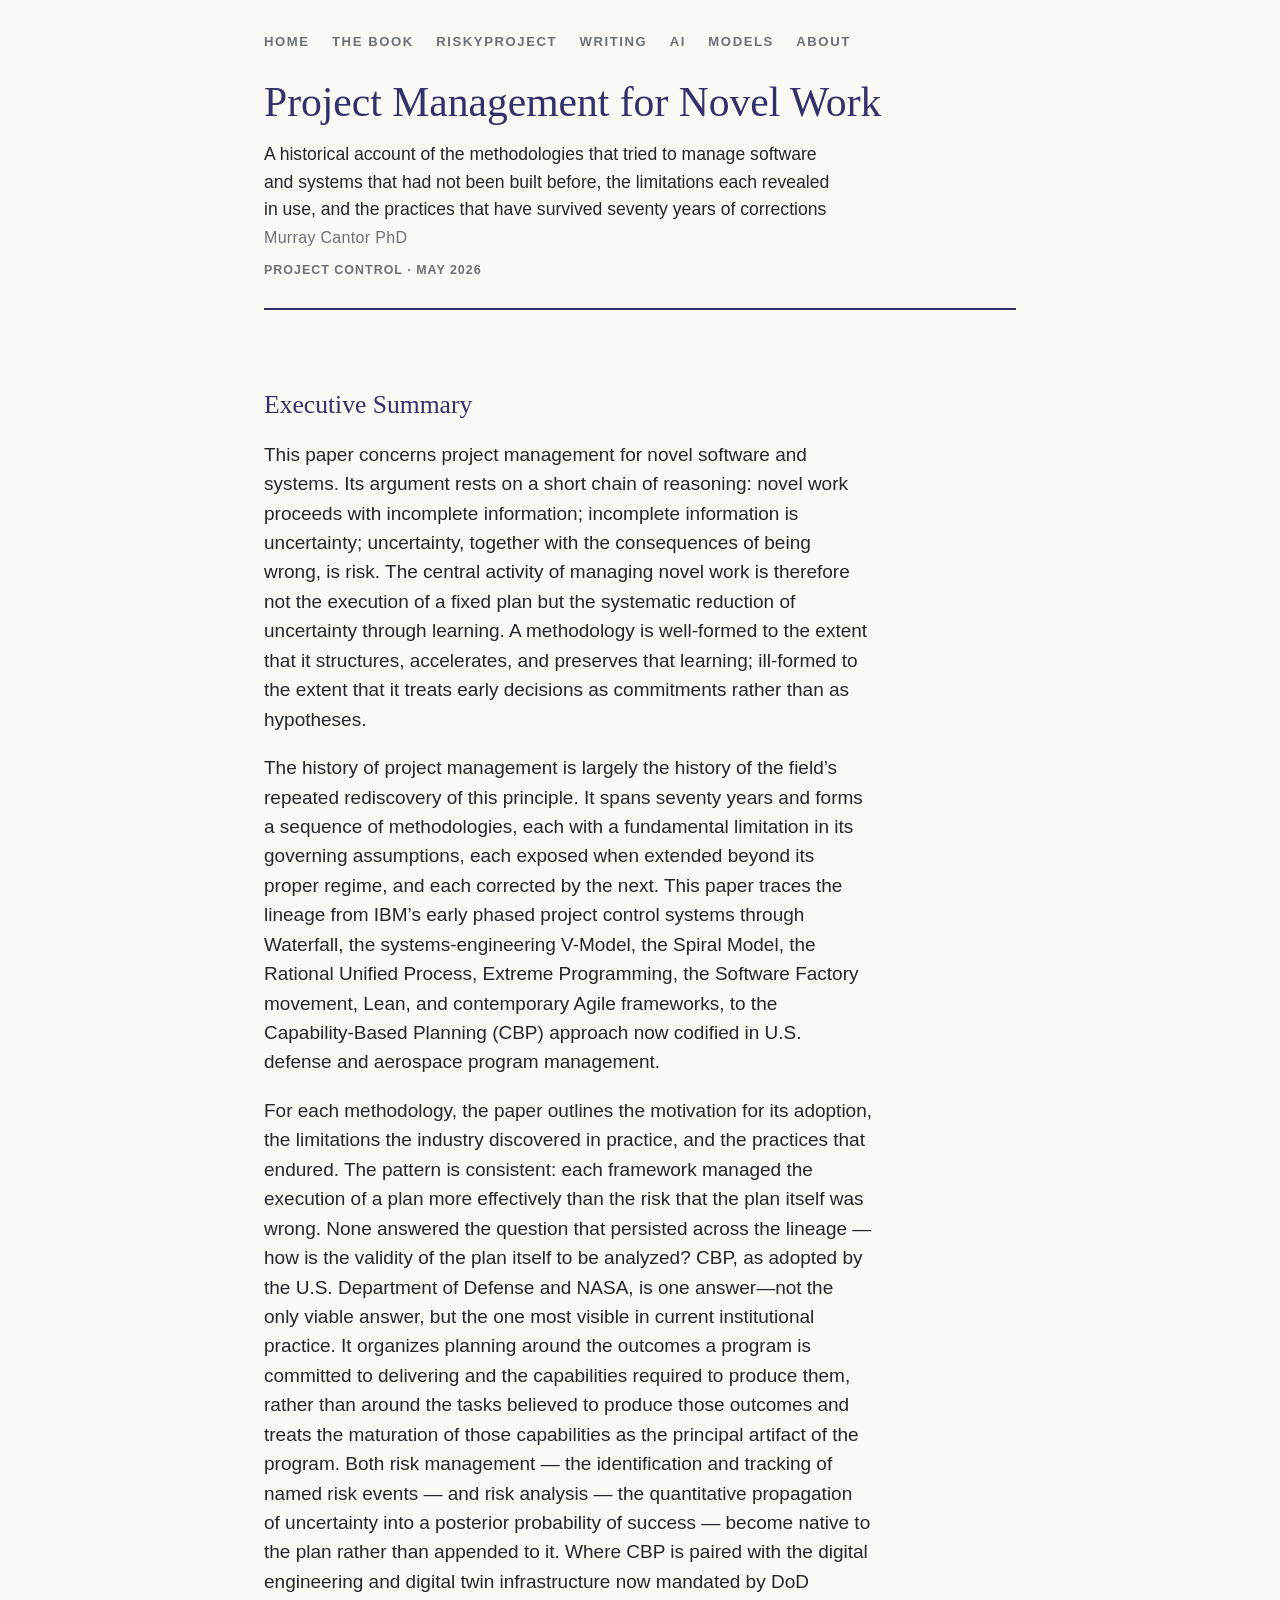
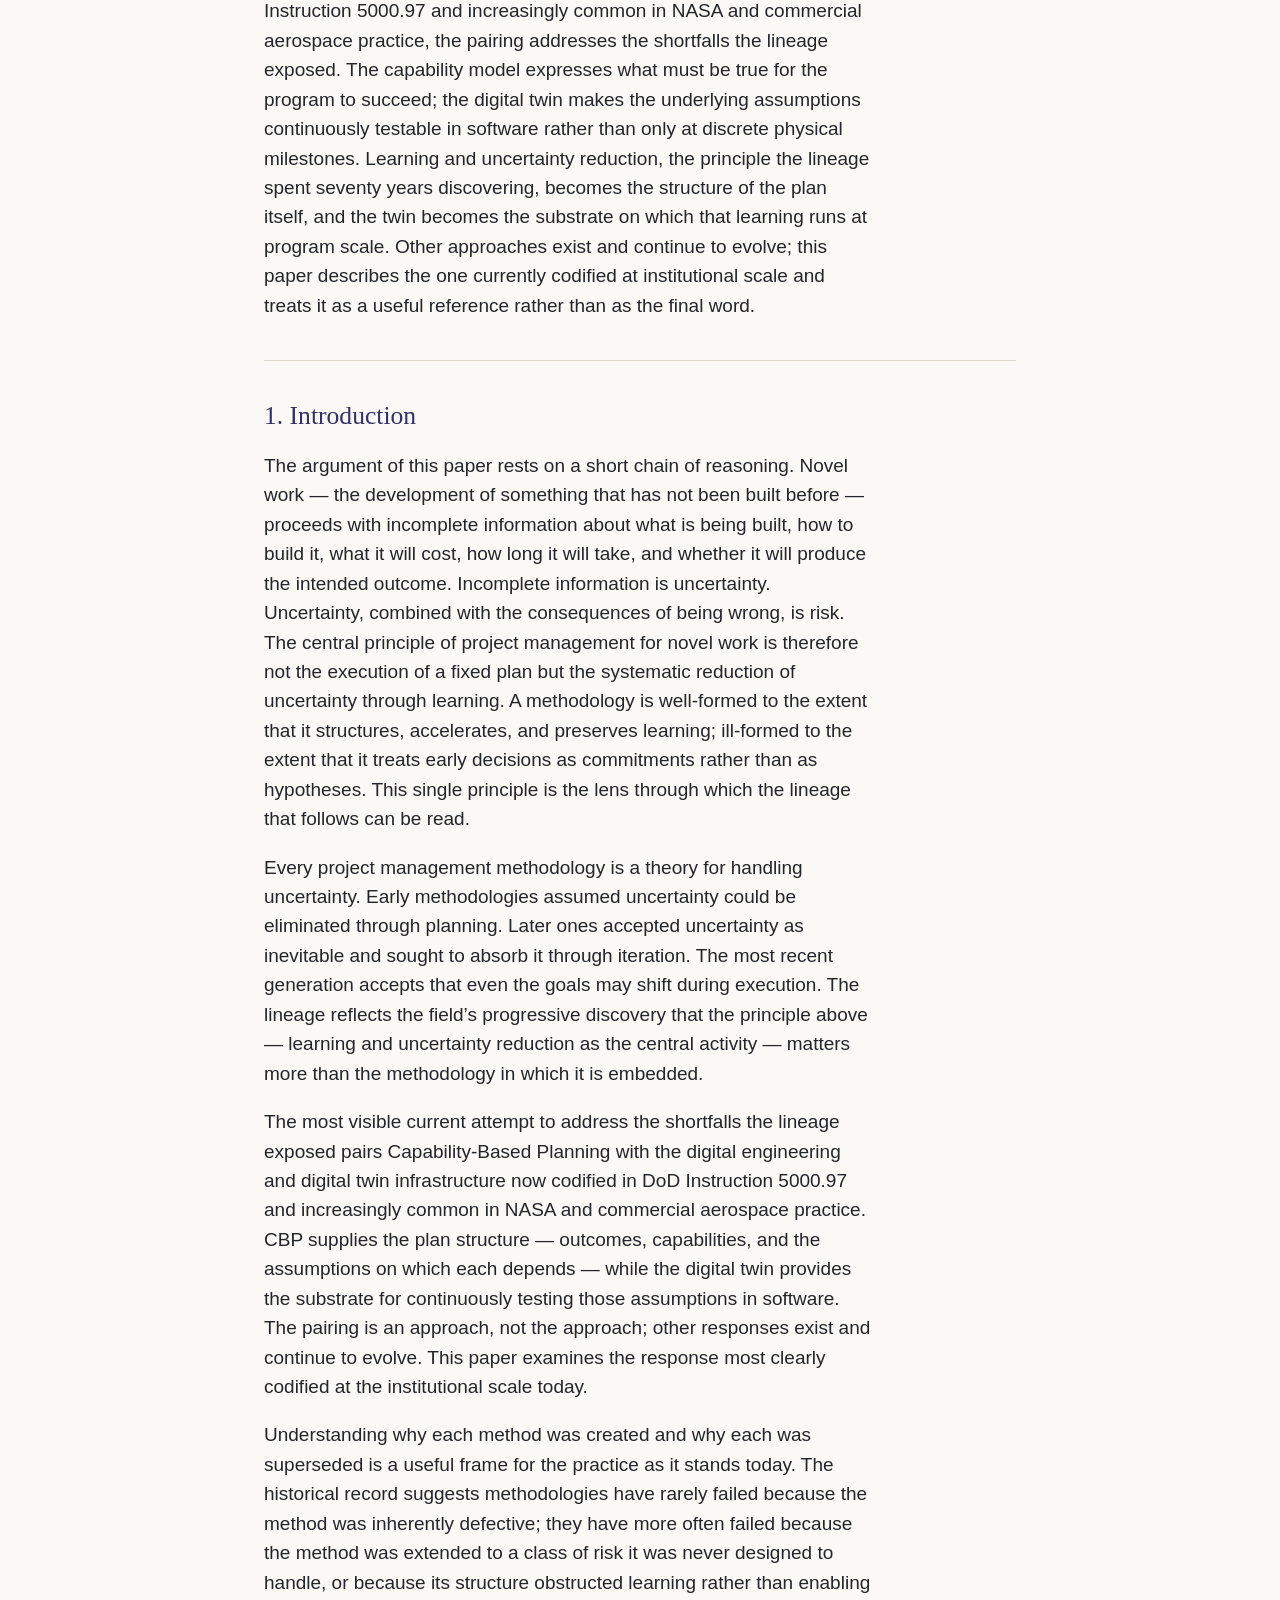
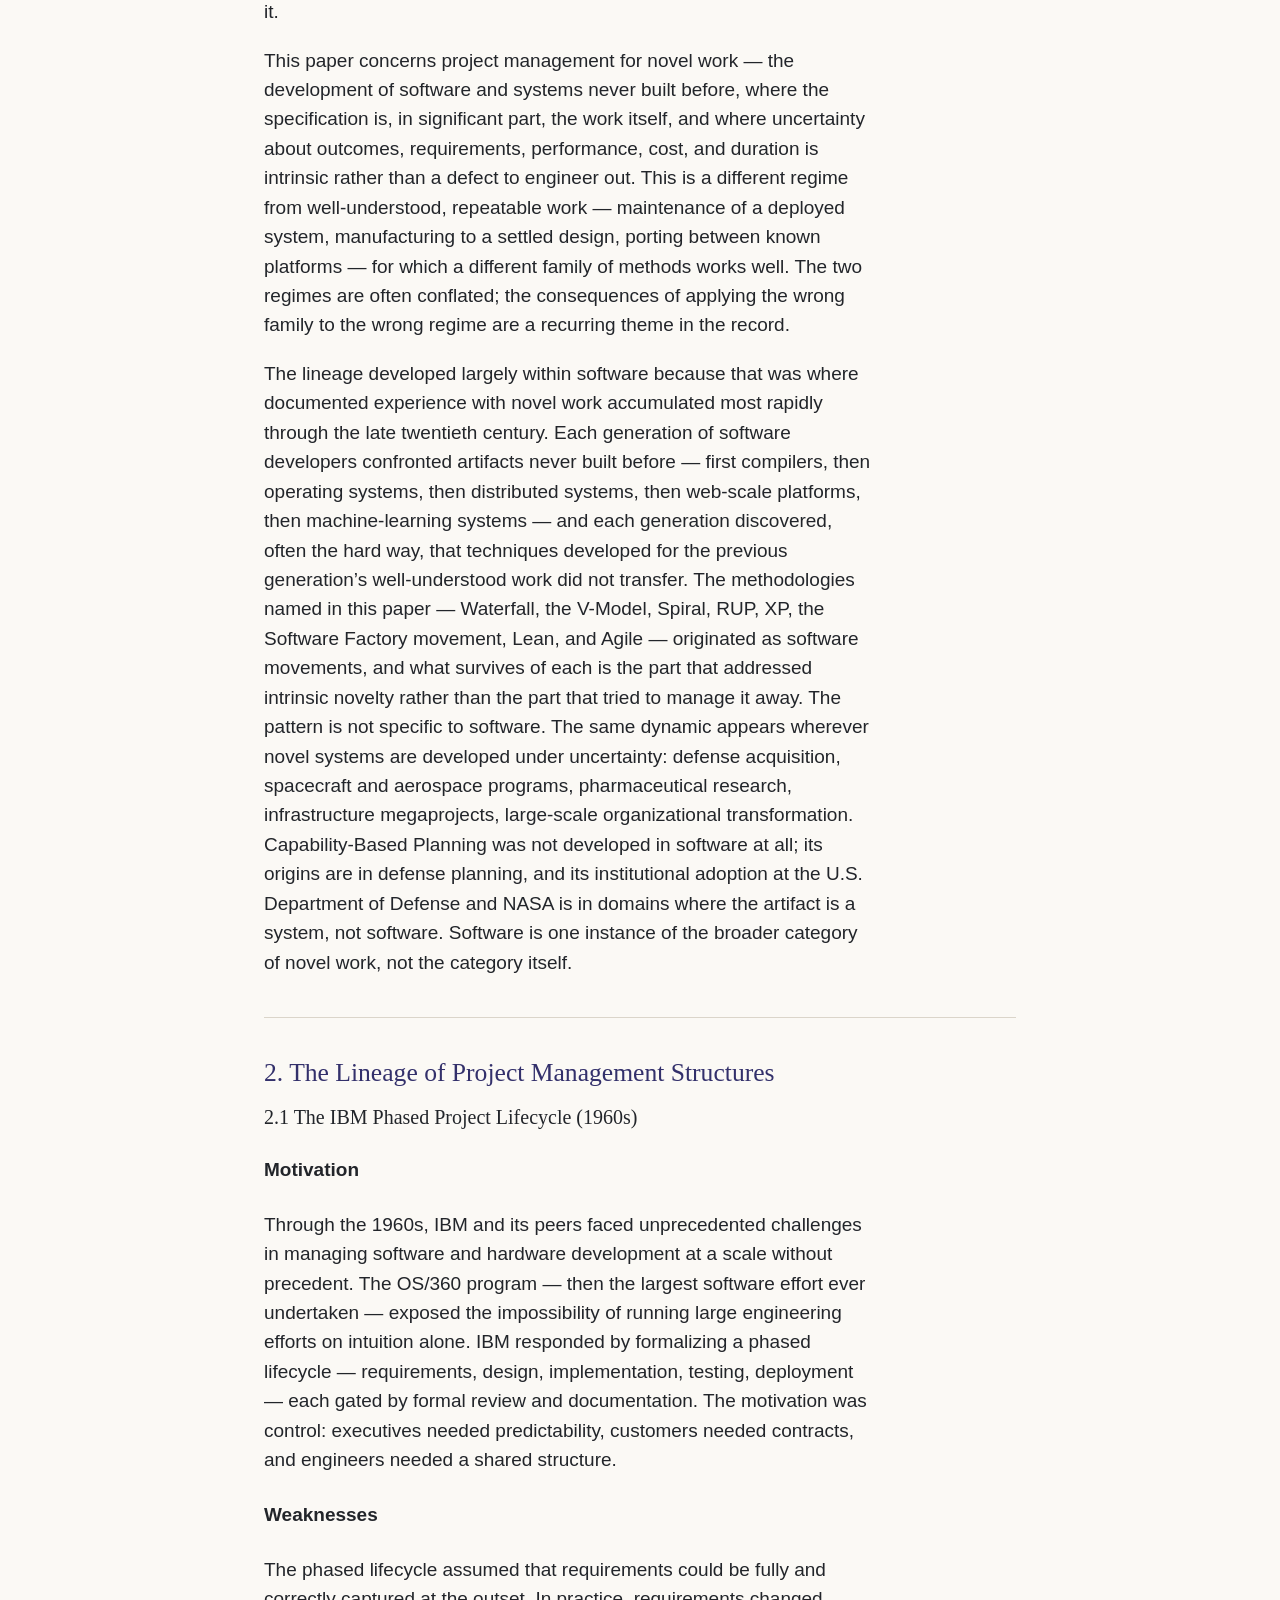
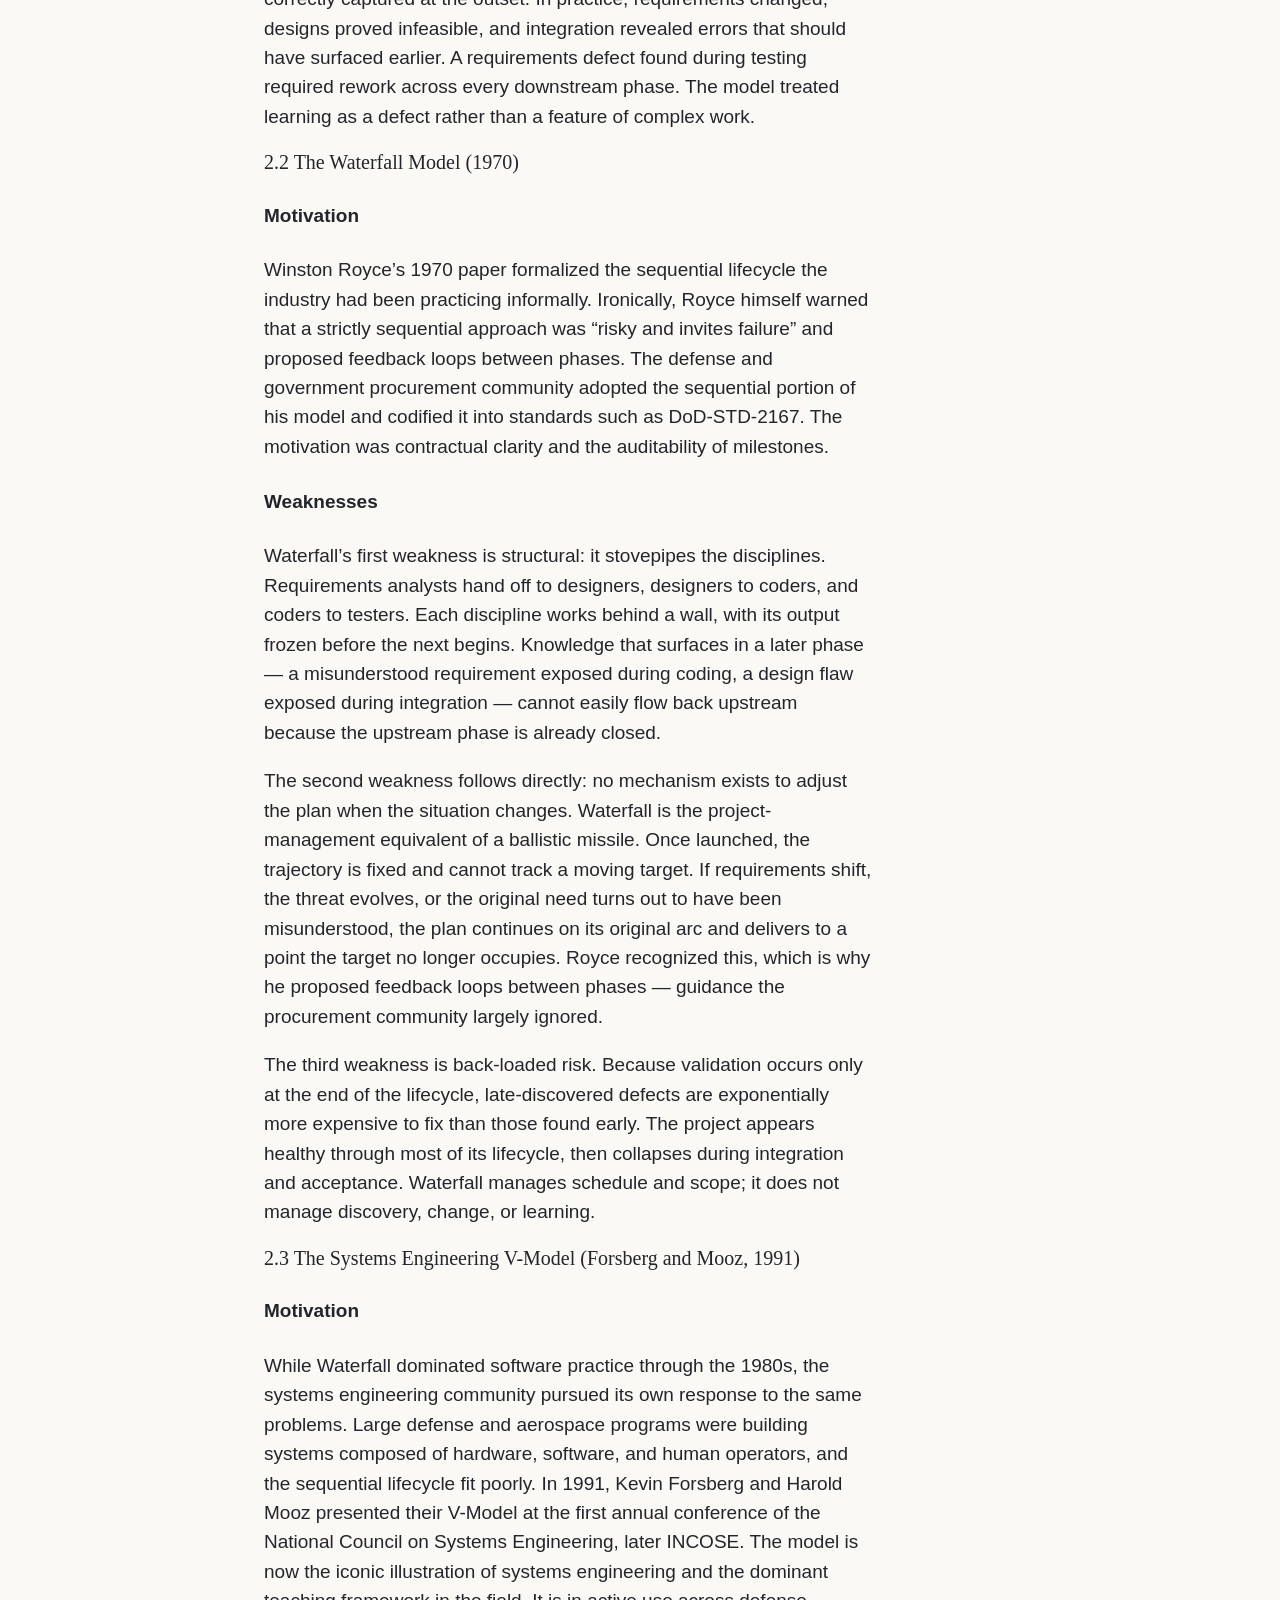
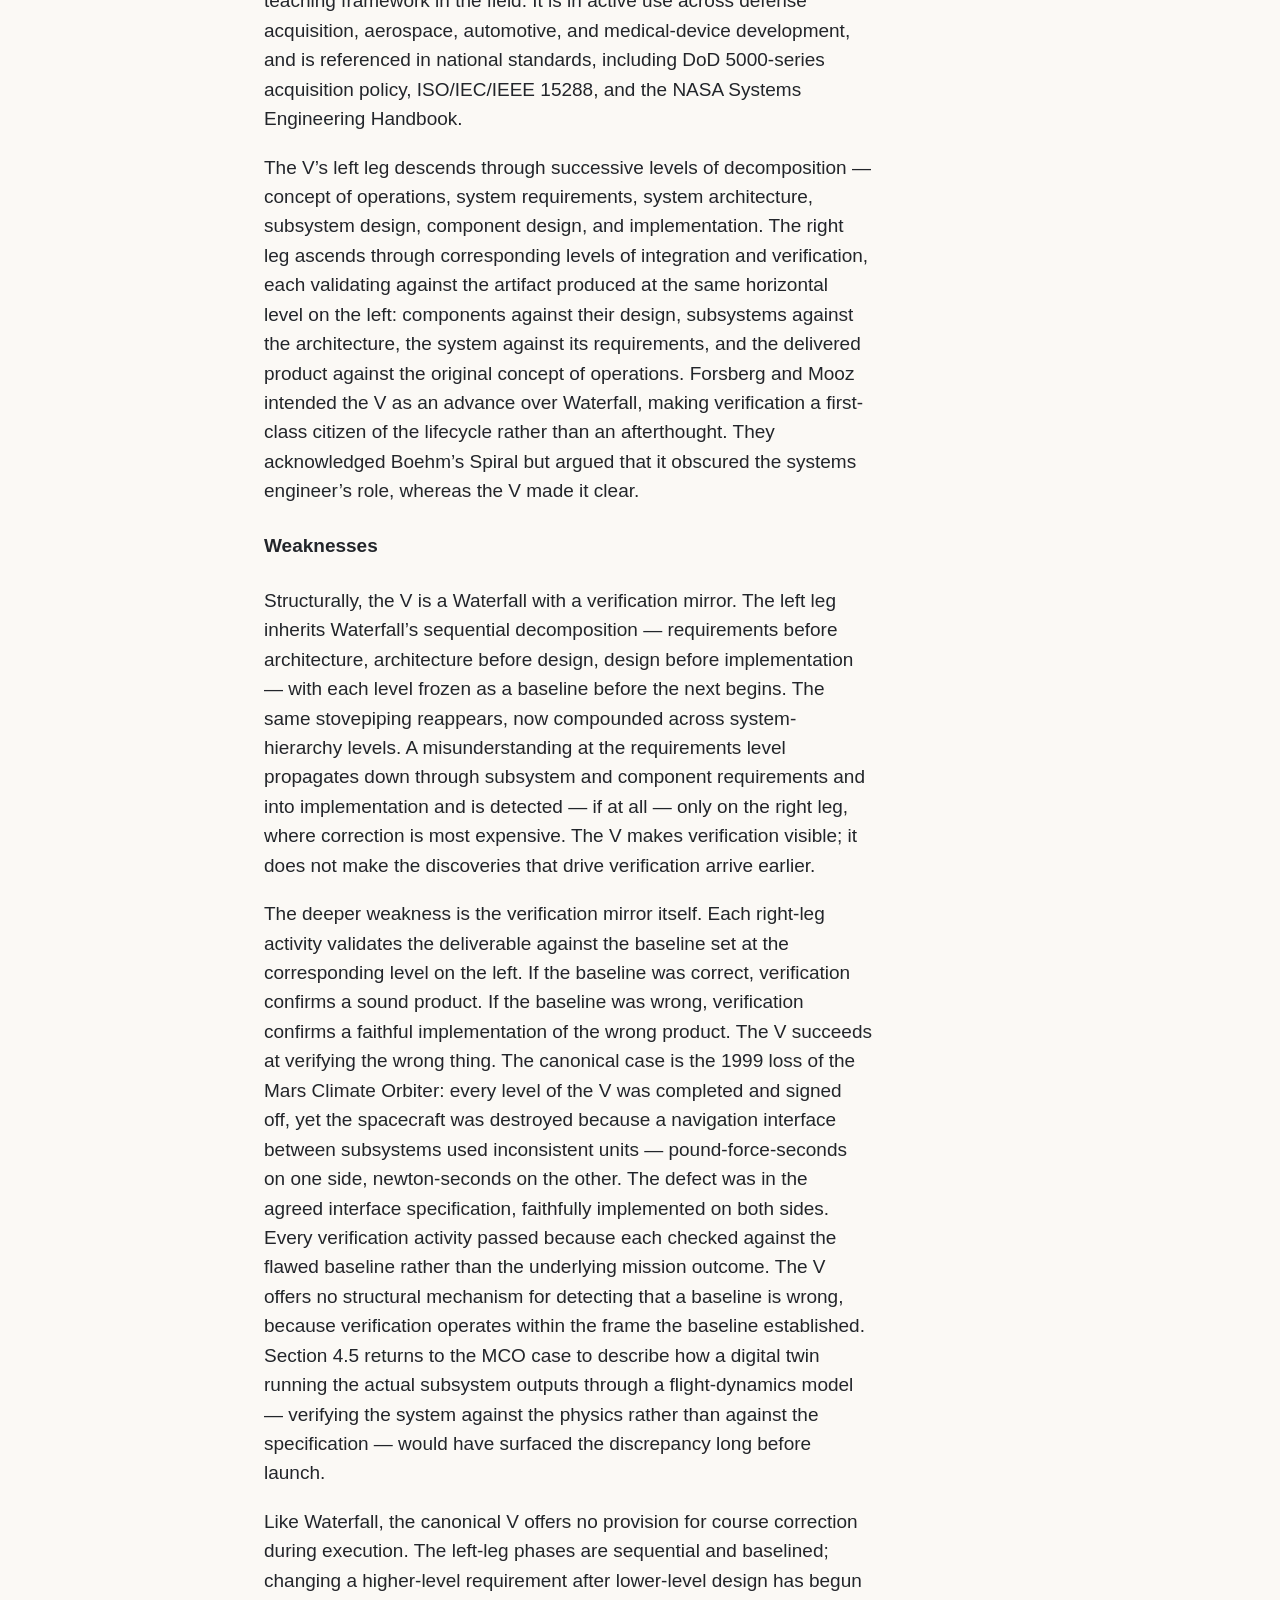
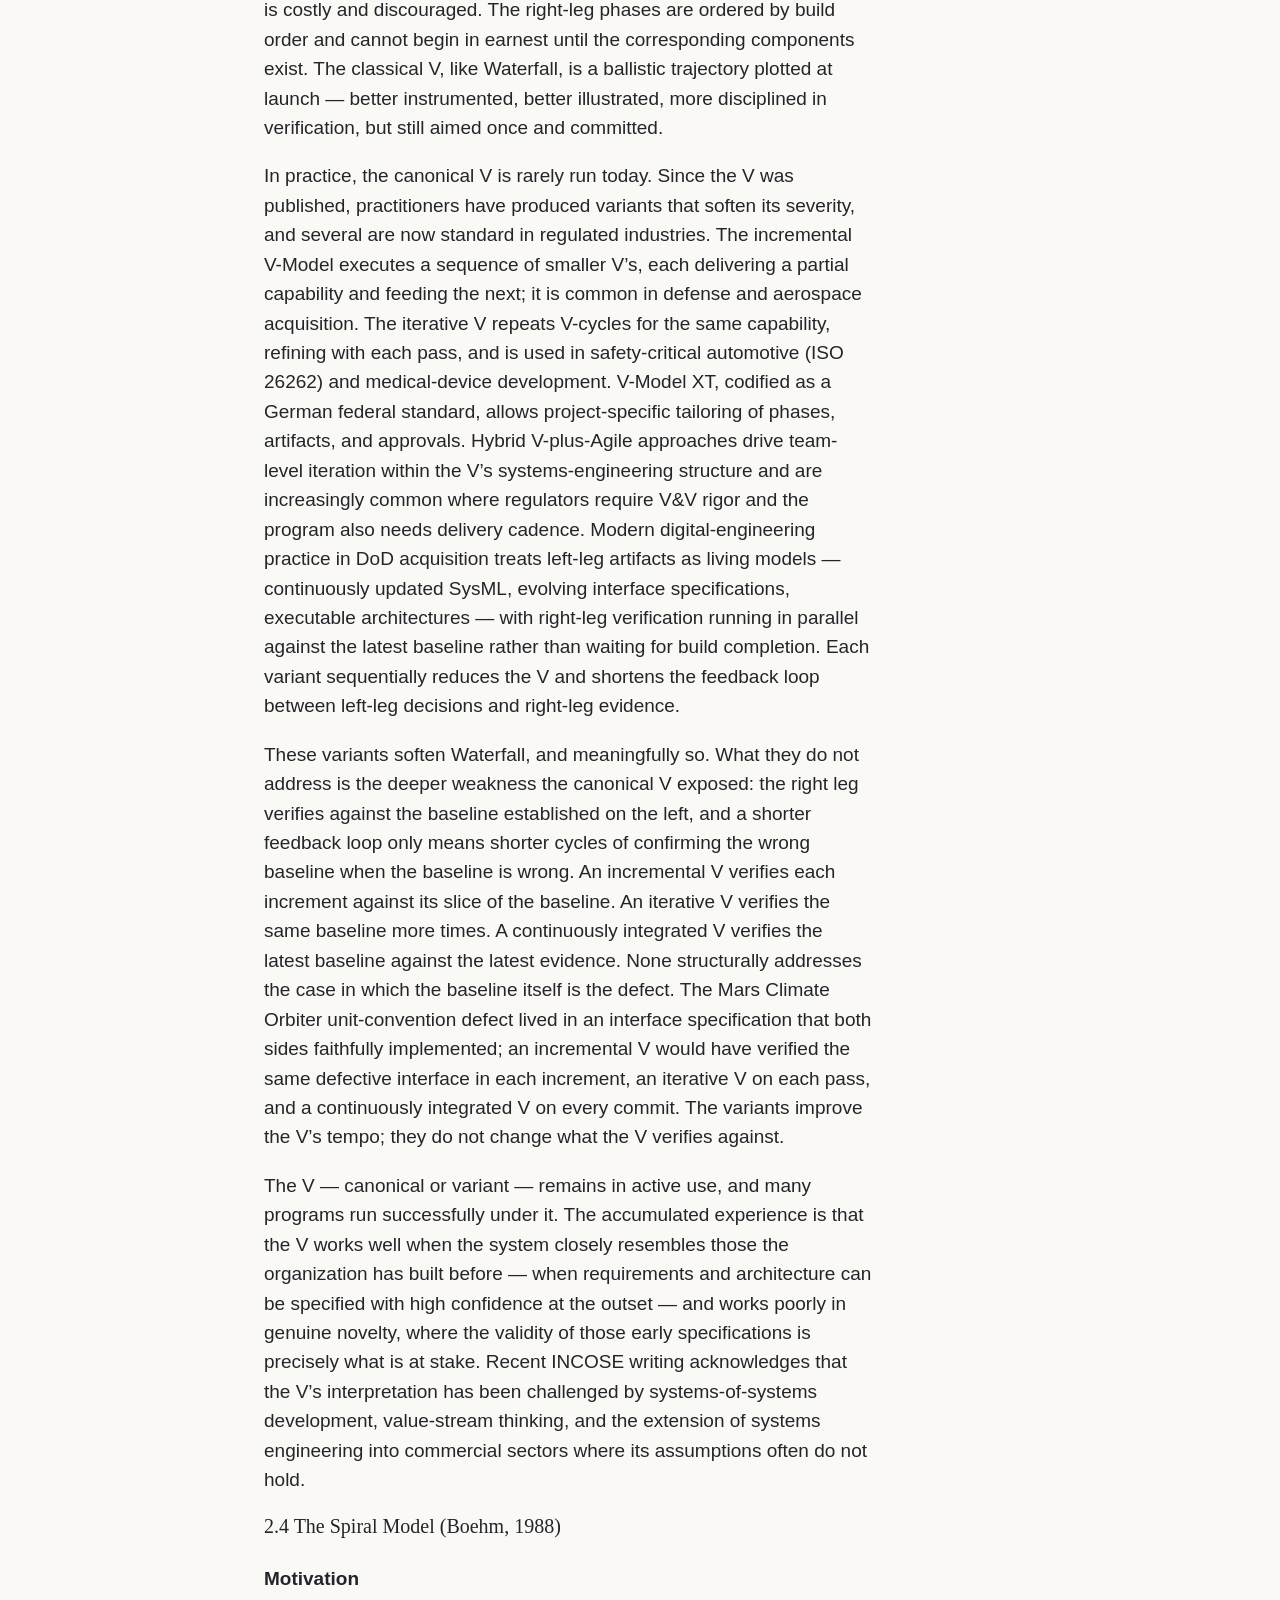
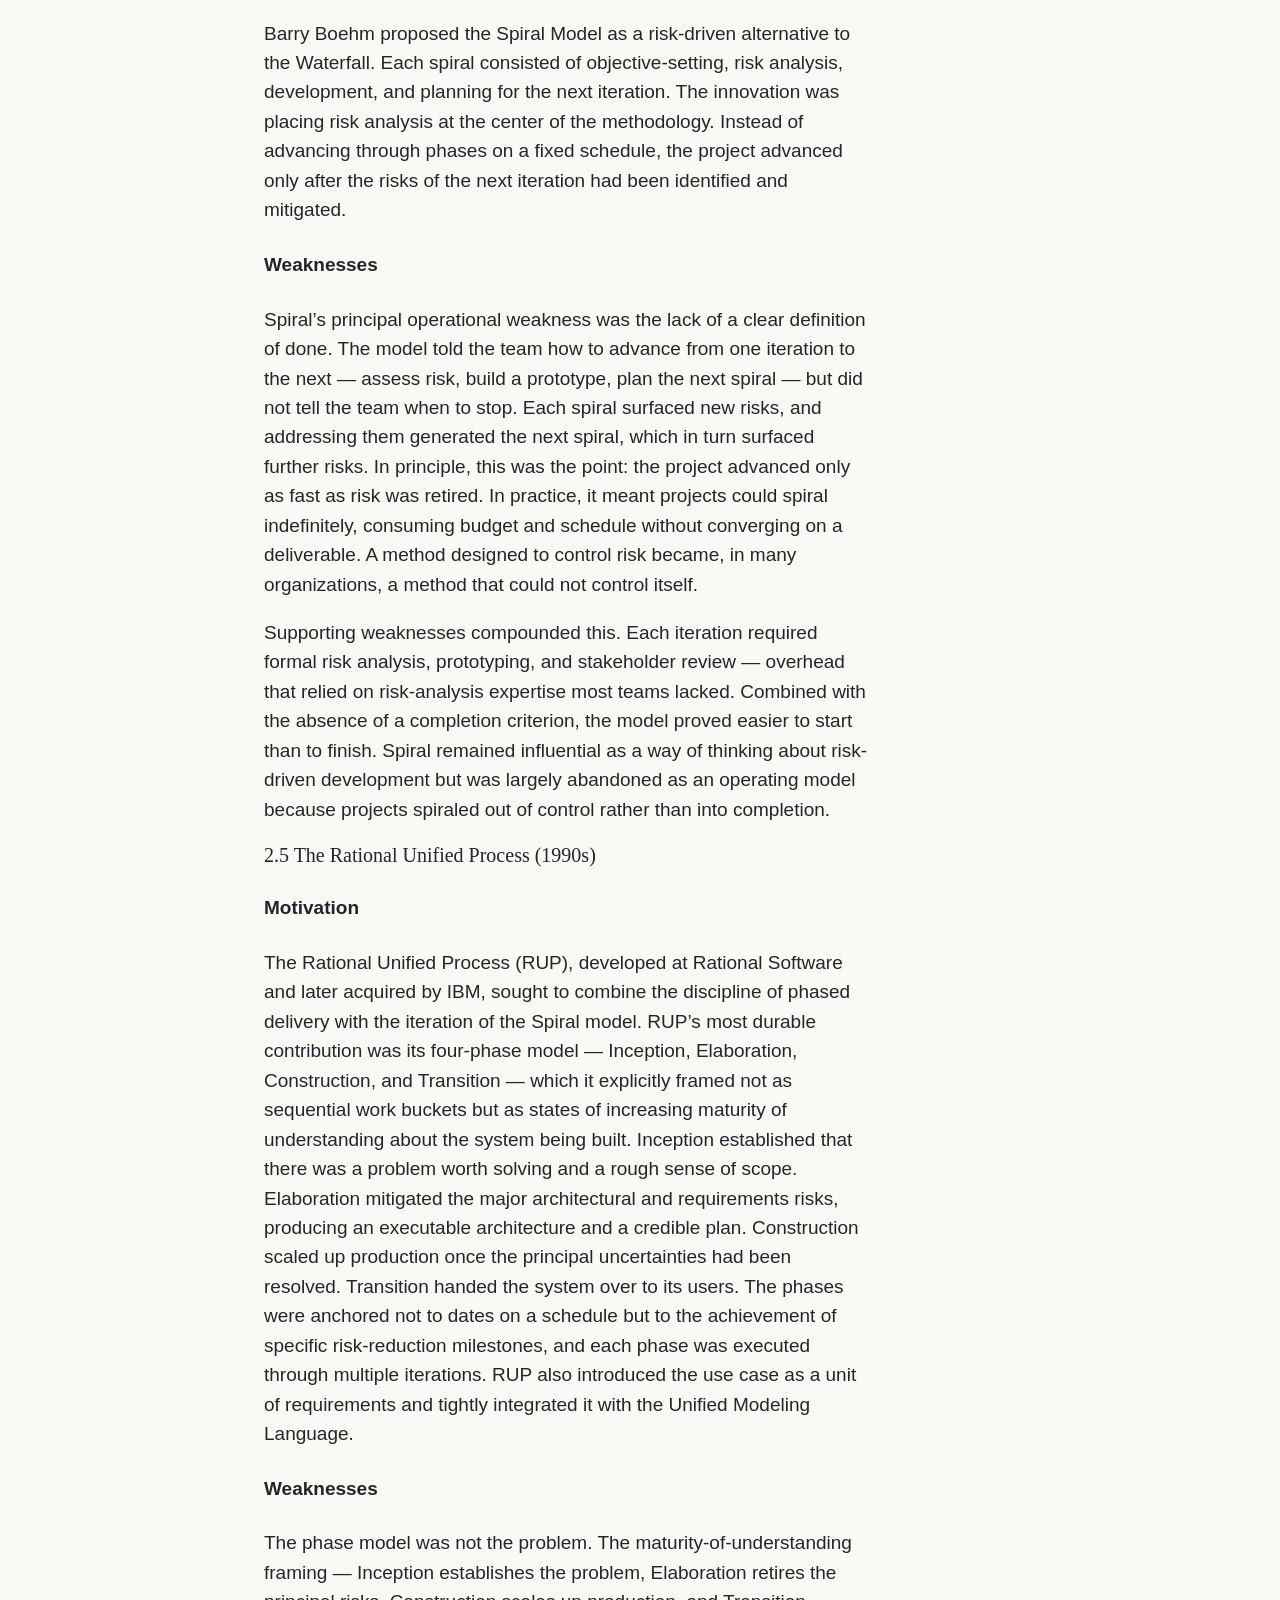
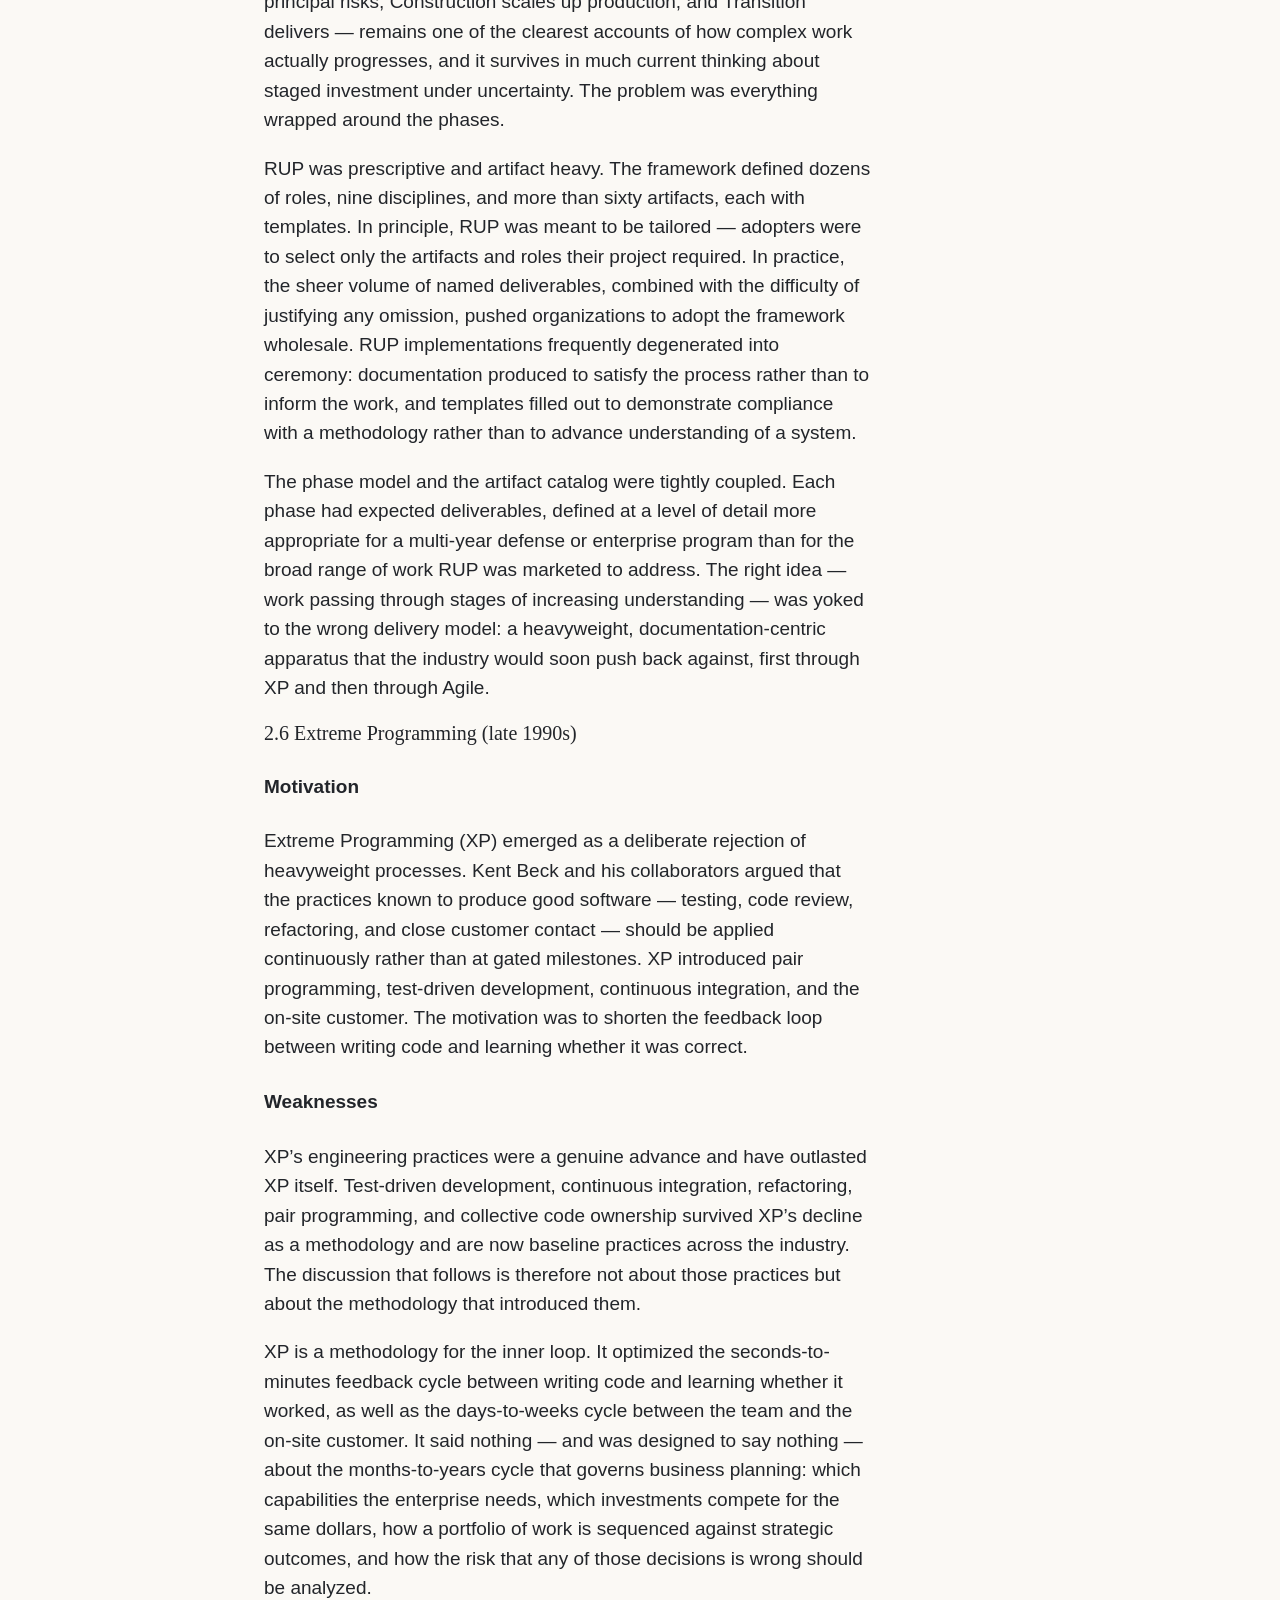
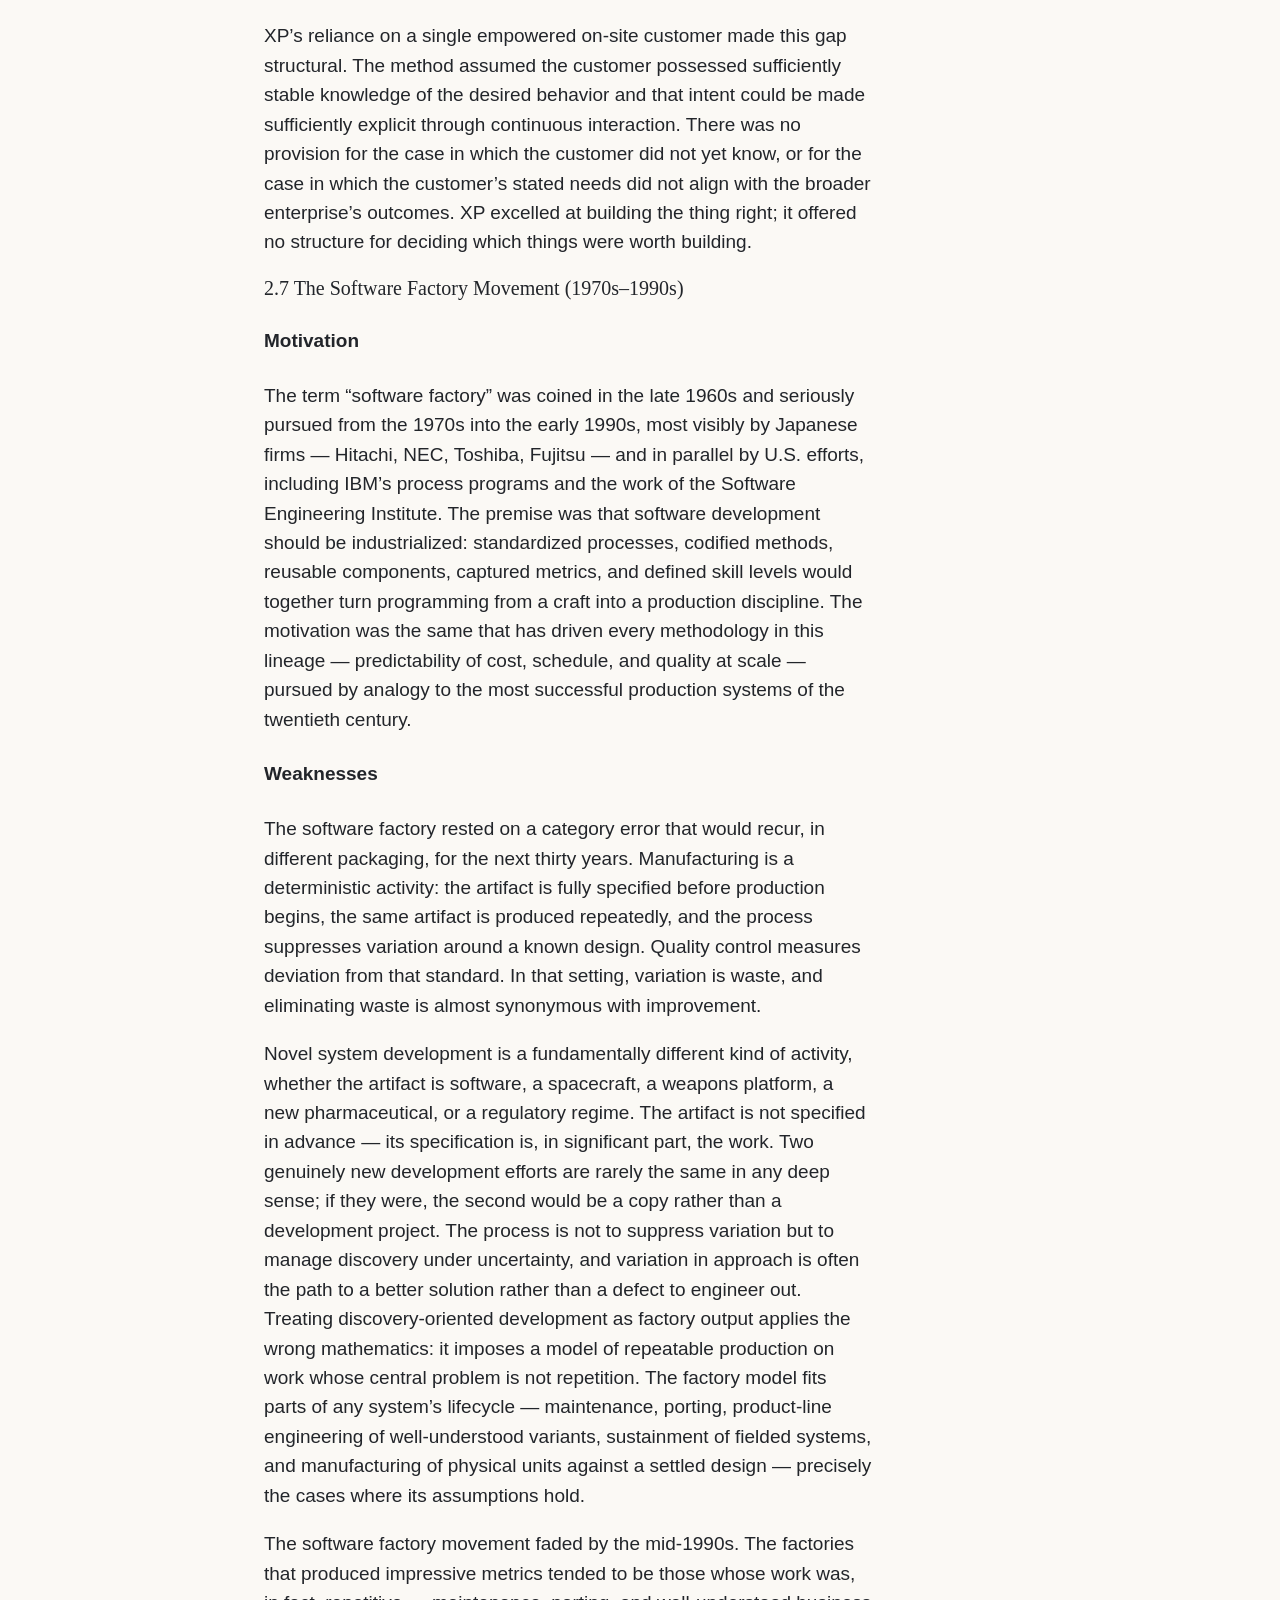
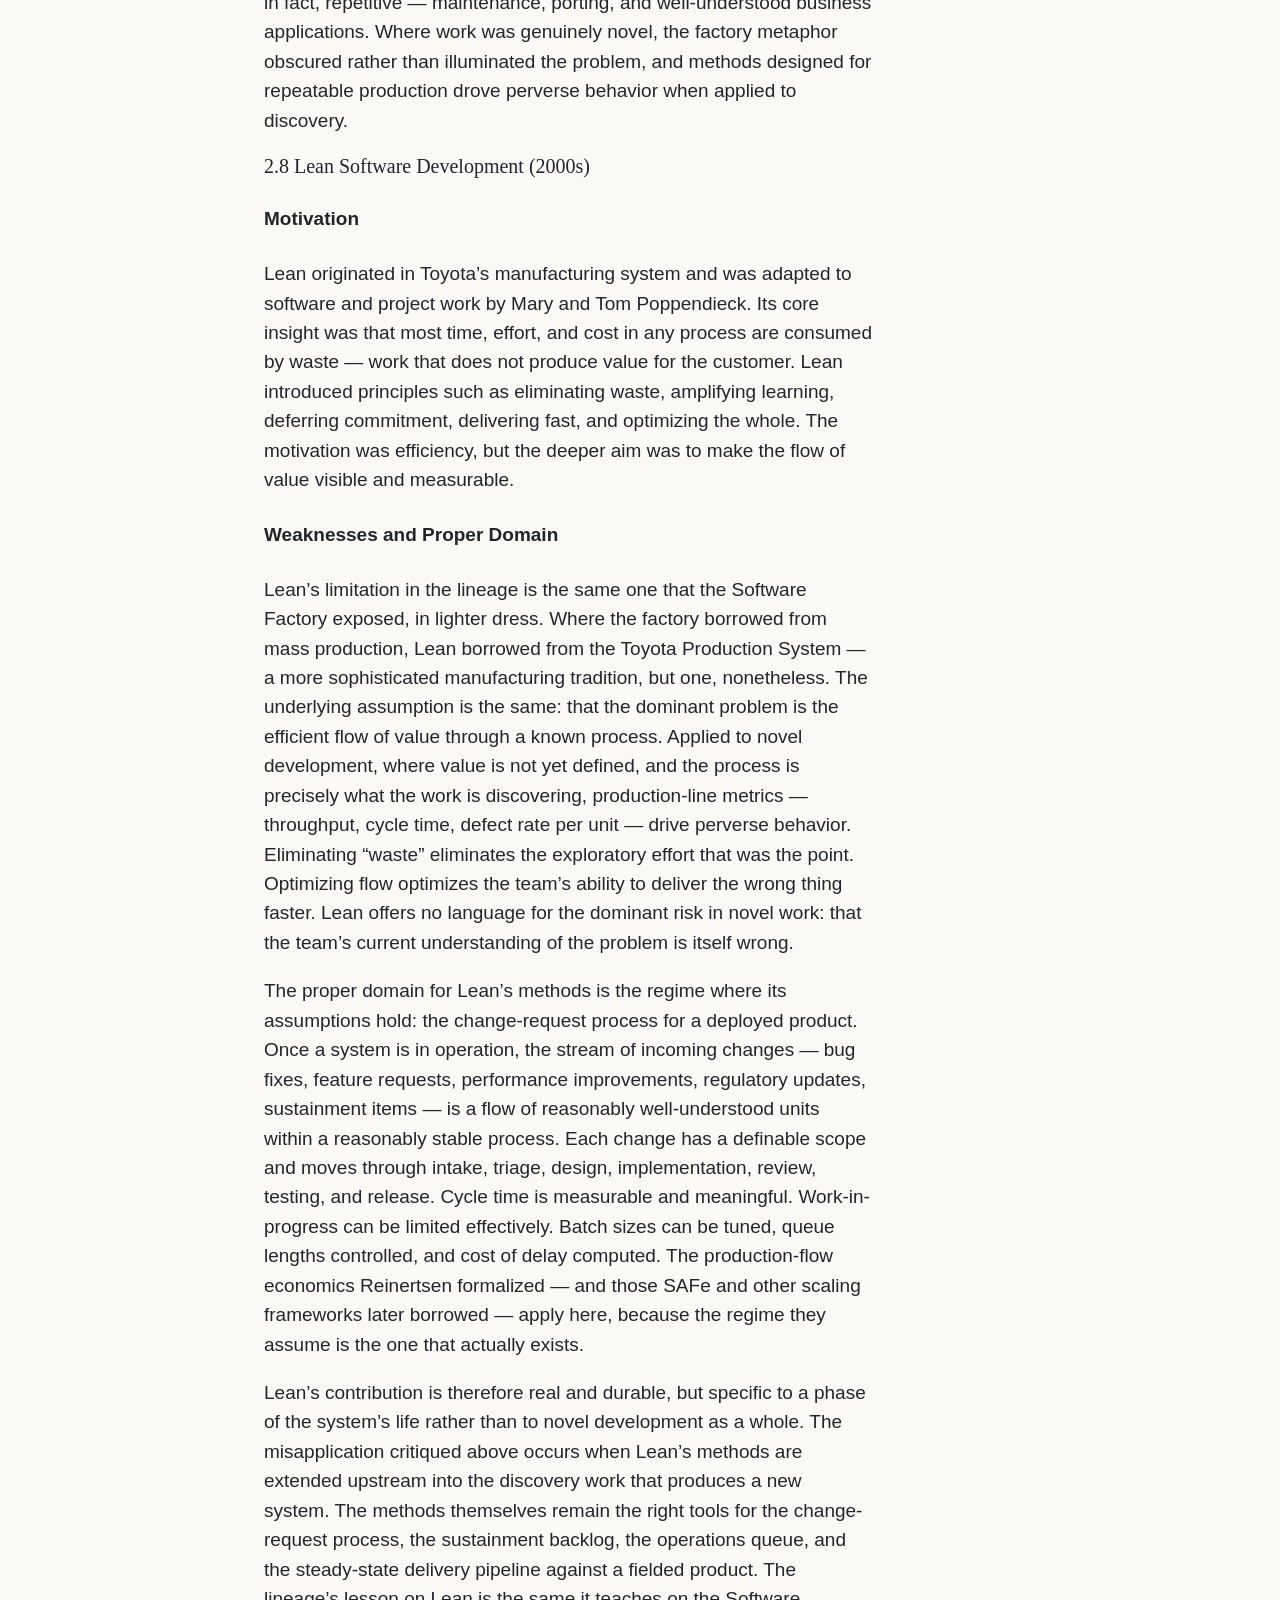
<file: evolution-of-project-management.html>
<!doctype html>
<html lang="en">
<head>
<meta charset="utf-8">
<meta name="viewport" content="width=device-width, initial-scale=1">
<meta name="theme-color" content="#33306B">
<title>Project Management for Novel Work &middot; Murray Cantor</title>
<meta name="description" content="Seventy years of methods for managing software and systems that had not been built before, the limitation each revealed in use, and the practices that survived. A paper by Murray Cantor.">
<link rel="stylesheet" href="site.css">
</head>
<body>
<div class="wrap">

<nav class="sitenav" aria-label="Site">
  <a href="index.html">Home</a>
  <a href="book.html">The book</a>
  <a href="riskyproject.html">RiskyProject</a>
  <a href="writing.html">Writing</a>
  <a href="ai.html">AI</a>
  <a href="ecosystem/index.html">Models</a>
  <a href="about.html">About</a>
</nav>

<header class="masthead">
  <h1>Project Management for Novel Work</h1>
  <p class="standfirst">A historical account of the methodologies that tried to manage software and systems that had not been built before, the limitations each revealed in use, and the practices that have survived seventy years of corrections</p>
  <p class="byline">Murray Cantor PhD</p>
  <p class="meta">Project control &middot; May 2026</p>
</header>

<main>

<section>
  <h2>Executive Summary</h2>
  <p>This paper concerns project management for novel software and systems. Its argument rests on a short chain of reasoning: novel work proceeds with incomplete information; incomplete information is uncertainty; uncertainty, together with the consequences of being wrong, is risk. The central activity of managing novel work is therefore not the execution of a fixed plan but the systematic reduction of uncertainty through learning. A methodology is well-formed to the extent that it structures, accelerates, and preserves that learning; ill-formed to the extent that it treats early decisions as commitments rather than as hypotheses.</p>

  <p>The history of project management is largely the history of the field&rsquo;s repeated rediscovery of this principle. It spans seventy years and forms a sequence of methodologies, each with a fundamental limitation in its governing assumptions, each exposed when extended beyond its proper regime, and each corrected by the next. This paper traces the lineage from IBM&rsquo;s early phased project control systems through Waterfall, the systems-engineering V-Model, the Spiral Model, the Rational Unified Process, Extreme Programming, the Software Factory movement, Lean, and contemporary Agile frameworks, to the Capability-Based Planning (CBP) approach now codified in U.S. defense and aerospace program management.</p>

  <p>For each methodology, the paper outlines the motivation for its adoption, the limitations the industry discovered in practice, and the practices that endured. The pattern is consistent: each framework managed the execution of a plan more effectively than the risk that the plan itself was wrong. None answered the question that persisted across the lineage &mdash; how is the validity of the plan itself to be analyzed? CBP, as adopted by the U.S. Department of Defense and NASA, is one answer&mdash;not the only viable answer, but the one most visible in current institutional practice. It organizes planning around the outcomes a program is committed to delivering and the capabilities required to produce them, rather than around the tasks believed to produce those outcomes and treats the maturation of those capabilities as the principal artifact of the program. Both risk management &mdash; the identification and tracking of named risk events &mdash; and risk analysis &mdash; the quantitative propagation of uncertainty into a posterior probability of success &mdash; become native to the plan rather than appended to it. Where CBP is paired with the digital engineering and digital twin infrastructure now mandated by DoD Instruction 5000.97 and increasingly common in NASA and commercial aerospace practice, the pairing addresses the shortfalls the lineage exposed. The capability model expresses what must be true for the program to succeed; the digital twin makes the underlying assumptions continuously testable in software rather than only at discrete physical milestones. Learning and uncertainty reduction, the principle the lineage spent seventy years discovering, becomes the structure of the plan itself, and the twin becomes the substrate on which that learning runs at program scale. Other approaches exist and continue to evolve; this paper describes the one currently codified at institutional scale and treats it as a useful reference rather than as the final word.</p>

</section>
<section>
  <h2>1. Introduction</h2>
  <p>The argument of this paper rests on a short chain of reasoning. Novel work &mdash; the development of something that has not been built before &mdash; proceeds with incomplete information about what is being built, how to build it, what it will cost, how long it will take, and whether it will produce the intended outcome. Incomplete information is uncertainty. Uncertainty, combined with the consequences of being wrong, is risk. The central principle of project management for novel work is therefore not the execution of a fixed plan but the systematic reduction of uncertainty through learning. A methodology is well-formed to the extent that it structures, accelerates, and preserves learning; ill-formed to the extent that it treats early decisions as commitments rather than as hypotheses. This single principle is the lens through which the lineage that follows can be read.</p>

  <p>Every project management methodology is a theory for handling uncertainty. Early methodologies assumed uncertainty could be eliminated through planning. Later ones accepted uncertainty as inevitable and sought to absorb it through iteration. The most recent generation accepts that even the goals may shift during execution. The lineage reflects the field&rsquo;s progressive discovery that the principle above &mdash; learning and uncertainty reduction as the central activity &mdash; matters more than the methodology in which it is embedded.</p>

  <p>The most visible current attempt to address the shortfalls the lineage exposed pairs Capability-Based Planning with the digital engineering and digital twin infrastructure now codified in DoD Instruction 5000.97 and increasingly common in NASA and commercial aerospace practice. CBP supplies the plan structure &mdash; outcomes, capabilities, and the assumptions on which each depends &mdash; while the digital twin provides the substrate for continuously testing those assumptions in software. The pairing is an approach, not the approach; other responses exist and continue to evolve. This paper examines the response most clearly codified at the institutional scale today.</p>

  <p>Understanding why each method was created and why each was superseded is a useful frame for the practice as it stands today. The historical record suggests methodologies have rarely failed because the method was inherently defective; they have more often failed because the method was extended to a class of risk it was never designed to handle, or because its structure obstructed learning rather than enabling it.</p>

  <p>This paper concerns project management for novel work &mdash; the development of software and systems never built before, where the specification is, in significant part, the work itself, and where uncertainty about outcomes, requirements, performance, cost, and duration is intrinsic rather than a defect to engineer out. This is a different regime from well-understood, repeatable work &mdash; maintenance of a deployed system, manufacturing to a settled design, porting between known platforms &mdash; for which a different family of methods works well. The two regimes are often conflated; the consequences of applying the wrong family to the wrong regime are a recurring theme in the record.</p>

  <p>The lineage developed largely within software because that was where documented experience with novel work accumulated most rapidly through the late twentieth century. Each generation of software developers confronted artifacts never built before &mdash; first compilers, then operating systems, then distributed systems, then web-scale platforms, then machine-learning systems &mdash; and each generation discovered, often the hard way, that techniques developed for the previous generation&rsquo;s well-understood work did not transfer. The methodologies named in this paper &mdash; Waterfall, the V-Model, Spiral, RUP, XP, the Software Factory movement, Lean, and Agile &mdash; originated as software movements, and what survives of each is the part that addressed intrinsic novelty rather than the part that tried to manage it away. The pattern is not specific to software. The same dynamic appears wherever novel systems are developed under uncertainty: defense acquisition, spacecraft and aerospace programs, pharmaceutical research, infrastructure megaprojects, large-scale organizational transformation. Capability-Based Planning was not developed in software at all; its origins are in defense planning, and its institutional adoption at the U.S. Department of Defense and NASA is in domains where the artifact is a system, not software. Software is one instance of the broader category of novel work, not the category itself.</p>

</section>
<section>
  <h2>2. The Lineage of Project Management Structures</h2>
  <h3>2.1 The IBM Phased Project Lifecycle (1960s)</h3>
  <h4>Motivation</h4>
  <p>Through the 1960s, IBM and its peers faced unprecedented challenges in managing software and hardware development at a scale without precedent. The OS/360 program &mdash; then the largest software effort ever undertaken &mdash; exposed the impossibility of running large engineering efforts on intuition alone. IBM responded by formalizing a phased lifecycle &mdash; requirements, design, implementation, testing, deployment &mdash; each gated by formal review and documentation. The motivation was control: executives needed predictability, customers needed contracts, and engineers needed a shared structure.</p>

  <h4>Weaknesses</h4>
  <p>The phased lifecycle assumed that requirements could be fully and correctly captured at the outset. In practice, requirements changed, designs proved infeasible, and integration revealed errors that should have surfaced earlier. A requirements defect found during testing required rework across every downstream phase. The model treated learning as a defect rather than a feature of complex work.</p>

  <h3>2.2 The Waterfall Model (1970)</h3>
  <h4>Motivation</h4>
  <p>Winston Royce&rsquo;s 1970 paper formalized the sequential lifecycle the industry had been practicing informally. Ironically, Royce himself warned that a strictly sequential approach was &ldquo;risky and invites failure&rdquo; and proposed feedback loops between phases. The defense and government procurement community adopted the sequential portion of his model and codified it into standards such as DoD-STD-2167. The motivation was contractual clarity and the auditability of milestones.</p>

  <h4>Weaknesses</h4>
  <p>Waterfall&rsquo;s first weakness is structural: it stovepipes the disciplines. Requirements analysts hand off to designers, designers to coders, and coders to testers. Each discipline works behind a wall, with its output frozen before the next begins. Knowledge that surfaces in a later phase &mdash; a misunderstood requirement exposed during coding, a design flaw exposed during integration &mdash; cannot easily flow back upstream because the upstream phase is already closed.</p>

  <p>The second weakness follows directly: no mechanism exists to adjust the plan when the situation changes. Waterfall is the project-management equivalent of a ballistic missile. Once launched, the trajectory is fixed and cannot track a moving target. If requirements shift, the threat evolves, or the original need turns out to have been misunderstood, the plan continues on its original arc and delivers to a point the target no longer occupies. Royce recognized this, which is why he proposed feedback loops between phases &mdash; guidance the procurement community largely ignored.</p>

  <p>The third weakness is back-loaded risk. Because validation occurs only at the end of the lifecycle, late-discovered defects are exponentially more expensive to fix than those found early. The project appears healthy through most of its lifecycle, then collapses during integration and acceptance. Waterfall manages schedule and scope; it does not manage discovery, change, or learning.</p>

  <h3>2.3 The Systems Engineering V-Model (Forsberg and Mooz, 1991)</h3>
  <h4>Motivation</h4>
  <p>While Waterfall dominated software practice through the 1980s, the systems engineering community pursued its own response to the same problems. Large defense and aerospace programs were building systems composed of hardware, software, and human operators, and the sequential lifecycle fit poorly. In 1991, Kevin Forsberg and Harold Mooz presented their V-Model at the first annual conference of the National Council on Systems Engineering, later INCOSE. The model is now the iconic illustration of systems engineering and the dominant teaching framework in the field. It is in active use across defense acquisition, aerospace, automotive, and medical-device development, and is referenced in national standards, including DoD 5000-series acquisition policy, ISO/IEC/IEEE 15288, and the NASA Systems Engineering Handbook.</p>

  <p>The V&rsquo;s left leg descends through successive levels of decomposition &mdash; concept of operations, system requirements, system architecture, subsystem design, component design, and implementation. The right leg ascends through corresponding levels of integration and verification, each validating against the artifact produced at the same horizontal level on the left: components against their design, subsystems against the architecture, the system against its requirements, and the delivered product against the original concept of operations. Forsberg and Mooz intended the V as an advance over Waterfall, making verification a first-class citizen of the lifecycle rather than an afterthought. They acknowledged Boehm&rsquo;s Spiral but argued that it obscured the systems engineer&rsquo;s role, whereas the V made it clear.</p>

  <h4>Weaknesses</h4>
  <p>Structurally, the V is a Waterfall with a verification mirror. The left leg inherits Waterfall&rsquo;s sequential decomposition &mdash; requirements before architecture, architecture before design, design before implementation &mdash; with each level frozen as a baseline before the next begins. The same stovepiping reappears, now compounded across system-hierarchy levels. A misunderstanding at the requirements level propagates down through subsystem and component requirements and into implementation and is detected &mdash; if at all &mdash; only on the right leg, where correction is most expensive. The V makes verification visible; it does not make the discoveries that drive verification arrive earlier.</p>

  <p>The deeper weakness is the verification mirror itself. Each right-leg activity validates the deliverable against the baseline set at the corresponding level on the left. If the baseline was correct, verification confirms a sound product. If the baseline was wrong, verification confirms a faithful implementation of the wrong product. The V succeeds at verifying the wrong thing. The canonical case is the 1999 loss of the Mars Climate Orbiter: every level of the V was completed and signed off, yet the spacecraft was destroyed because a navigation interface between subsystems used inconsistent units &mdash; pound-force-seconds on one side, newton-seconds on the other. The defect was in the agreed interface specification, faithfully implemented on both sides. Every verification activity passed because each checked against the flawed baseline rather than the underlying mission outcome. The V offers no structural mechanism for detecting that a baseline is wrong, because verification operates within the frame the baseline established. Section 4.5 returns to the MCO case to describe how a digital twin running the actual subsystem outputs through a flight-dynamics model &mdash; verifying the system against the physics rather than against the specification &mdash; would have surfaced the discrepancy long before launch.</p>

  <p>Like Waterfall, the canonical V offers no provision for course correction during execution. The left-leg phases are sequential and baselined; changing a higher-level requirement after lower-level design has begun is costly and discouraged. The right-leg phases are ordered by build order and cannot begin in earnest until the corresponding components exist. The classical V, like Waterfall, is a ballistic trajectory plotted at launch &mdash; better instrumented, better illustrated, more disciplined in verification, but still aimed once and committed.</p>

  <p>In practice, the canonical V is rarely run today. Since the V was published, practitioners have produced variants that soften its severity, and several are now standard in regulated industries. The incremental V-Model executes a sequence of smaller V&rsquo;s, each delivering a partial capability and feeding the next; it is common in defense and aerospace acquisition. The iterative V repeats V-cycles for the same capability, refining with each pass, and is used in safety-critical automotive (ISO 26262) and medical-device development. V-Model XT, codified as a German federal standard, allows project-specific tailoring of phases, artifacts, and approvals. Hybrid V-plus-Agile approaches drive team-level iteration within the V&rsquo;s systems-engineering structure and are increasingly common where regulators require V&amp;V rigor and the program also needs delivery cadence. Modern digital-engineering practice in DoD acquisition treats left-leg artifacts as living models &mdash; continuously updated SysML, evolving interface specifications, executable architectures &mdash; with right-leg verification running in parallel against the latest baseline rather than waiting for build completion. Each variant sequentially reduces the V and shortens the feedback loop between left-leg decisions and right-leg evidence.</p>

  <p>These variants soften Waterfall, and meaningfully so. What they do not address is the deeper weakness the canonical V exposed: the right leg verifies against the baseline established on the left, and a shorter feedback loop only means shorter cycles of confirming the wrong baseline when the baseline is wrong. An incremental V verifies each increment against its slice of the baseline. An iterative V verifies the same baseline more times. A continuously integrated V verifies the latest baseline against the latest evidence. None structurally addresses the case in which the baseline itself is the defect. The Mars Climate Orbiter unit-convention defect lived in an interface specification that both sides faithfully implemented; an incremental V would have verified the same defective interface in each increment, an iterative V on each pass, and a continuously integrated V on every commit. The variants improve the V&rsquo;s tempo; they do not change what the V verifies against.</p>

  <p>The V &mdash; canonical or variant &mdash; remains in active use, and many programs run successfully under it. The accumulated experience is that the V works well when the system closely resembles those the organization has built before &mdash; when requirements and architecture can be specified with high confidence at the outset &mdash; and works poorly in genuine novelty, where the validity of those early specifications is precisely what is at stake. Recent INCOSE writing acknowledges that the V&rsquo;s interpretation has been challenged by systems-of-systems development, value-stream thinking, and the extension of systems engineering into commercial sectors where its assumptions often do not hold.</p>

  <h3>2.4 The Spiral Model (Boehm, 1988)</h3>
  <h4>Motivation</h4>
  <p>Barry Boehm proposed the Spiral Model as a risk-driven alternative to the Waterfall. Each spiral consisted of objective-setting, risk analysis, development, and planning for the next iteration. The innovation was placing risk analysis at the center of the methodology. Instead of advancing through phases on a fixed schedule, the project advanced only after the risks of the next iteration had been identified and mitigated.</p>

  <h4>Weaknesses</h4>
  <p>Spiral&rsquo;s principal operational weakness was the lack of a clear definition of done. The model told the team how to advance from one iteration to the next &mdash; assess risk, build a prototype, plan the next spiral &mdash; but did not tell the team when to stop. Each spiral surfaced new risks, and addressing them generated the next spiral, which in turn surfaced further risks. In principle, this was the point: the project advanced only as fast as risk was retired. In practice, it meant projects could spiral indefinitely, consuming budget and schedule without converging on a deliverable. A method designed to control risk became, in many organizations, a method that could not control itself.</p>

  <p>Supporting weaknesses compounded this. Each iteration required formal risk analysis, prototyping, and stakeholder review &mdash; overhead that relied on risk-analysis expertise most teams lacked. Combined with the absence of a completion criterion, the model proved easier to start than to finish. Spiral remained influential as a way of thinking about risk-driven development but was largely abandoned as an operating model because projects spiraled out of control rather than into completion.</p>

  <h3>2.5 The Rational Unified Process (1990s)</h3>
  <h4>Motivation</h4>
  <p>The Rational Unified Process (RUP), developed at Rational Software and later acquired by IBM, sought to combine the discipline of phased delivery with the iteration of the Spiral model. RUP&rsquo;s most durable contribution was its four-phase model &mdash; Inception, Elaboration, Construction, and Transition &mdash; which it explicitly framed not as sequential work buckets but as states of increasing maturity of understanding about the system being built. Inception established that there was a problem worth solving and a rough sense of scope. Elaboration mitigated the major architectural and requirements risks, producing an executable architecture and a credible plan. Construction scaled up production once the principal uncertainties had been resolved. Transition handed the system over to its users. The phases were anchored not to dates on a schedule but to the achievement of specific risk-reduction milestones, and each phase was executed through multiple iterations. RUP also introduced the use case as a unit of requirements and tightly integrated it with the Unified Modeling Language.</p>

  <h4>Weaknesses</h4>
  <p>The phase model was not the problem. The maturity-of-understanding framing &mdash; Inception establishes the problem, Elaboration retires the principal risks, Construction scales up production, and Transition delivers &mdash; remains one of the clearest accounts of how complex work actually progresses, and it survives in much current thinking about staged investment under uncertainty. The problem was everything wrapped around the phases.</p>

  <p>RUP was prescriptive and artifact heavy. The framework defined dozens of roles, nine disciplines, and more than sixty artifacts, each with templates. In principle, RUP was meant to be tailored &mdash; adopters were to select only the artifacts and roles their project required. In practice, the sheer volume of named deliverables, combined with the difficulty of justifying any omission, pushed organizations to adopt the framework wholesale. RUP implementations frequently degenerated into ceremony: documentation produced to satisfy the process rather than to inform the work, and templates filled out to demonstrate compliance with a methodology rather than to advance understanding of a system.</p>

  <p>The phase model and the artifact catalog were tightly coupled. Each phase had expected deliverables, defined at a level of detail more appropriate for a multi-year defense or enterprise program than for the broad range of work RUP was marketed to address. The right idea &mdash; work passing through stages of increasing understanding &mdash; was yoked to the wrong delivery model: a heavyweight, documentation-centric apparatus that the industry would soon push back against, first through XP and then through Agile.</p>

  <h3>2.6 Extreme Programming (late 1990s)</h3>
  <h4>Motivation</h4>
  <p>Extreme Programming (XP) emerged as a deliberate rejection of heavyweight processes. Kent Beck and his collaborators argued that the practices known to produce good software &mdash; testing, code review, refactoring, and close customer contact &mdash; should be applied continuously rather than at gated milestones. XP introduced pair programming, test-driven development, continuous integration, and the on-site customer. The motivation was to shorten the feedback loop between writing code and learning whether it was correct.</p>

  <h4>Weaknesses</h4>
  <p>XP&rsquo;s engineering practices were a genuine advance and have outlasted XP itself. Test-driven development, continuous integration, refactoring, pair programming, and collective code ownership survived XP&rsquo;s decline as a methodology and are now baseline practices across the industry. The discussion that follows is therefore not about those practices but about the methodology that introduced them.</p>

  <p>XP is a methodology for the inner loop. It optimized the seconds-to-minutes feedback cycle between writing code and learning whether it worked, as well as the days-to-weeks cycle between the team and the on-site customer. It said nothing &mdash; and was designed to say nothing &mdash; about the months-to-years cycle that governs business planning: which capabilities the enterprise needs, which investments compete for the same dollars, how a portfolio of work is sequenced against strategic outcomes, and how the risk that any of those decisions is wrong should be analyzed.</p>

  <p>XP&rsquo;s reliance on a single empowered on-site customer made this gap structural. The method assumed the customer possessed sufficiently stable knowledge of the desired behavior and that intent could be made sufficiently explicit through continuous interaction. There was no provision for the case in which the customer did not yet know, or for the case in which the customer&rsquo;s stated needs did not align with the broader enterprise&rsquo;s outcomes. XP excelled at building the thing right; it offered no structure for deciding which things were worth building.</p>

  <h3>2.7 The Software Factory Movement (1970s&ndash;1990s)</h3>
  <h4>Motivation</h4>
  <p>The term &ldquo;software factory&rdquo; was coined in the late 1960s and seriously pursued from the 1970s into the early 1990s, most visibly by Japanese firms &mdash; Hitachi, NEC, Toshiba, Fujitsu &mdash; and in parallel by U.S. efforts, including IBM&rsquo;s process programs and the work of the Software Engineering Institute. The premise was that software development should be industrialized: standardized processes, codified methods, reusable components, captured metrics, and defined skill levels would together turn programming from a craft into a production discipline. The motivation was the same that has driven every methodology in this lineage &mdash; predictability of cost, schedule, and quality at scale &mdash; pursued by analogy to the most successful production systems of the twentieth century.</p>

  <h4>Weaknesses</h4>
  <p>The software factory rested on a category error that would recur, in different packaging, for the next thirty years. Manufacturing is a deterministic activity: the artifact is fully specified before production begins, the same artifact is produced repeatedly, and the process suppresses variation around a known design. Quality control measures deviation from that standard. In that setting, variation is waste, and eliminating waste is almost synonymous with improvement.</p>

  <p>Novel system development is a fundamentally different kind of activity, whether the artifact is software, a spacecraft, a weapons platform, a new pharmaceutical, or a regulatory regime. The artifact is not specified in advance &mdash; its specification is, in significant part, the work. Two genuinely new development efforts are rarely the same in any deep sense; if they were, the second would be a copy rather than a development project. The process is not to suppress variation but to manage discovery under uncertainty, and variation in approach is often the path to a better solution rather than a defect to engineer out. Treating discovery-oriented development as factory output applies the wrong mathematics: it imposes a model of repeatable production on work whose central problem is not repetition. The factory model fits parts of any system&rsquo;s lifecycle &mdash; maintenance, porting, product-line engineering of well-understood variants, sustainment of fielded systems, and manufacturing of physical units against a settled design &mdash; precisely the cases where its assumptions hold.</p>

  <p>The software factory movement faded by the mid-1990s. The factories that produced impressive metrics tended to be those whose work was, in fact, repetitive &mdash; maintenance, porting, and well-understood business applications. Where work was genuinely novel, the factory metaphor obscured rather than illuminated the problem, and methods designed for repeatable production drove perverse behavior when applied to discovery.</p>

  <h3>2.8 Lean Software Development (2000s)</h3>
  <h4>Motivation</h4>
  <p>Lean originated in Toyota&rsquo;s manufacturing system and was adapted to software and project work by Mary and Tom Poppendieck. Its core insight was that most time, effort, and cost in any process are consumed by waste &mdash; work that does not produce value for the customer. Lean introduced principles such as eliminating waste, amplifying learning, deferring commitment, delivering fast, and optimizing the whole. The motivation was efficiency, but the deeper aim was to make the flow of value visible and measurable.</p>

  <h4>Weaknesses and Proper Domain</h4>
  <p>Lean&rsquo;s limitation in the lineage is the same one that the Software Factory exposed, in lighter dress. Where the factory borrowed from mass production, Lean borrowed from the Toyota Production System &mdash; a more sophisticated manufacturing tradition, but one, nonetheless. The underlying assumption is the same: that the dominant problem is the efficient flow of value through a known process. Applied to novel development, where value is not yet defined, and the process is precisely what the work is discovering, production-line metrics &mdash; throughput, cycle time, defect rate per unit &mdash; drive perverse behavior. Eliminating &ldquo;waste&rdquo; eliminates the exploratory effort that was the point. Optimizing flow optimizes the team&rsquo;s ability to deliver the wrong thing faster. Lean offers no language for the dominant risk in novel work: that the team&rsquo;s current understanding of the problem is itself wrong.</p>

  <p>The proper domain for Lean&rsquo;s methods is the regime where its assumptions hold: the change-request process for a deployed product. Once a system is in operation, the stream of incoming changes &mdash; bug fixes, feature requests, performance improvements, regulatory updates, sustainment items &mdash; is a flow of reasonably well-understood units within a reasonably stable process. Each change has a definable scope and moves through intake, triage, design, implementation, review, testing, and release. Cycle time is measurable and meaningful. Work-in-progress can be limited effectively. Batch sizes can be tuned, queue lengths controlled, and cost of delay computed. The production-flow economics Reinertsen formalized &mdash; and those SAFe and other scaling frameworks later borrowed &mdash; apply here, because the regime they assume is the one that actually exists.</p>

  <p>Lean&rsquo;s contribution is therefore real and durable, but specific to a phase of the system&rsquo;s life rather than to novel development as a whole. The misapplication critiqued above occurs when Lean&rsquo;s methods are extended upstream into the discovery work that produces a new system. The methods themselves remain the right tools for the change-request process, the sustainment backlog, the operations queue, and the steady-state delivery pipeline against a fielded product. The lineage&rsquo;s lesson on Lean is the same it teaches on the Software Factory: not that the methods are wrong, but that they have a proper domain, and that the productivity of the field as a whole depends on distinguishing that domain from the discovery work for which different methods are required.</p>

  <h3>2.9 Agile Methods (2001 to present)</h3>
  <h4>Motivation</h4>
  <p>The Agile Manifesto of 2001 codified a shared set of values across XP, Scrum, Crystal, and related approaches: individuals and interactions over processes and tools, working software over comprehensive documentation, customer collaboration over contract negotiation, and responding to change over following a plan.<sup><a href="#fn1" id="fnref1">1</a></sup> The motivation was to make adaptation a first-class property of the delivery system. Scrum in particular spread rapidly, offering a lightweight framework of roles, events, and artifacts that any team could adopt.</p>

  <h4>Weaknesses</h4>
  <p>As with XP, Agile&rsquo;s core operational practices have outlasted the broader methodology. Scrum&rsquo;s lightweight ceremonies &mdash; short iterations, daily stand-ups, sprint reviews, and retrospectives &mdash; remain widely used to coordinate a small team and surface impediments quickly. Kanban&rsquo;s flow-visualization practices are similarly durable. The discussion that follows concerns the broader methodology rather than these practices.</p>

  <p>In many organizations, Agile evolved into a delivery-centric practice that remained insufficiently connected to enterprise planning. The Manifesto&rsquo;s authors were developers describing the conditions under which developers do their best work. That perspective is legitimate, but it was not balanced by an equivalent account of the conditions under which the enterprise does its planning &mdash; and the enterprise has planning work to do. Executives need cost commitments to set prices and budgets. Boards need delivery commitments to allocate capital. Customers need date commitments to coordinate dependent investments. Some Agile interpretations treated these obligations as external to the delivery system rather than as constraints the system was required to meet.</p>

  <p>The &ldquo;no estimates&rdquo; movement illustrates this posture sharply. Its argument was that estimates are inherently inaccurate, that estimating wastes time better spent building, and that the business should accept continuous delivery as a substitute for forecast commitments. Whatever its technical merits, the practical message was clear: the enterprise&rsquo;s planning obligations were not treated as obligations of the delivery system. A discipline that asks its principal stakeholder to stop requesting the information it needs to govern the organization has not solved the planning problem; it has stepped outside it. The result, in many organizations, was an Agile practice that delivered code reliably while leaving executives funding it without a credible answer to basic questions about cost, schedule, and outcomes.</p>

  <p>The Agile community has recognized this gap and developed several metric frameworks to address it. Objectives and Key Results (OKRs), originally developed at Intel and now widely used in technology companies, link team work to measurable outcomes the team commits to deliver in a quarter. North Star Metrics anchor product teams to a single outcome measure assumed to track long-term value. Evidence-Based Management, codified by Scrum.org, frames product decisions around four value-area metrics &mdash; current value, time to market, ability to innovate, and unrealized value. The Business Agility movement extends similar instrumentation to the enterprise level. Each is a deliberate response to the observation that velocity, story points, and feature counts measure activity rather than outcomes.</p>

  <p>These frameworks measure outcomes meaningfully. What they do not measure is capability. An outcome metric &mdash; quarterly revenue, weekly active users, time-to-market, or an OKR&rsquo;s key result &mdash; is a reading on the system&rsquo;s current state; it tells the team whether the recent past produced the result they were aiming for. A capability is the system&rsquo;s ability to produce a class of outcomes against a stated performance threshold, along with the assumptions on which that ability depends. Outcome metrics answer &ldquo;did the last cycle work?&rdquo;; capability measures answer &ldquo;will the program meet its objective?&rdquo; An OKR can be hit while the underlying capability erodes; a Net Promoter Score can rise while a strategic capability gap widens; a North Star Metric can trend favorably for reasons unrelated to anything the team did. Outcome metrics are necessary but not sufficient: they are not a substitute for an explicit model of the capabilities the enterprise needs and the assumptions on which each depends. OKRs measure where the system is; capabilities express what must be true for it to get where it is going .</p>

  <p>Two further weaknesses follow. Agile excels at delivery within a team but struggles at scale; the scaling frameworks that followed &mdash; SAFe, LeSS, Nexus, Disciplined Agile &mdash; exist precisely to add the coordination and planning layers that Agile-as-team-practice declined to provide. And Agile is a methodology for executing against a backlog: silent on how the backlog is chosen, how its items relate to the outcomes the business is committed to delivering, and how the risk that the backlog is solving the wrong problem should be analyzed. Even with outcome metrics layered on top, Agile manages the risk of building the thing wrong more effectively than it manages the risk of building the wrong thing.</p>

  <p>SAFe&rsquo;s value-stream concept warrants a specific note. SAFe&rsquo;s economics are grounded in Donald Reinertsen&rsquo;s work on product development flow &mdash; cost of delay, queue length, batch size, and work-in-progress limits. That body of work has a substantial track record and is strongest in environments where work units are already well-defined and the operative question is how to flow them efficiently. Change requests against a deployed product fit that mold precisely: the product exists, the users exist, the request is a discrete unit of known scope, and the value of expediting it can be quantified. In that regime, SAFe&rsquo;s value streams do track value. The point at which historical experience suggests the model has been overextended is when the same approach is applied across the entire enterprise portfolio, including greenfield development and new-capability acquisition, where work units are not yet defined and the operative question is not how to flow them but whether they are the right work at all.</p>

</section>
<section>
  <h2>3. The Recurring Gap: Plan Risk vs. Execution Risk</h2>
  <p>Read together, every methodology in the lineage manages one of two risk classes well and the other poorly:</p>

  <ol>
    <li>Execution risk &mdash; the risk that work in progress will be late, defective, or over budget. Waterfall, the V-Model, RUP, XP, the Software Factory, Lean, and Agile all offer mature techniques for managing execution risk.</li>
    <li>Plan risk &mdash; The risk that the plan itself is wrong: that the scope, the sequence, or the assumed outcomes will not deliver the capability the enterprise actually needs. Spiral addressed this conceptually but not operationally. The others address it only incidentally.</li>
  </ol>

  <p>This gap is a persistent failure mode in large, complex programs. At the enterprise scale, consequential failures often stem not from the team&rsquo;s inability to execute the plan, but from the plan itself, when faithfully executed, producing an outcome the enterprise no longer needed or never needed. The history shows the lineage that produced no structure treating plan risk as a central object of analysis until CBP.</p>

  <h3>3.1 A History of Discovered Limitations and Retained Practices</h3>
  <p>Read as a whole, the lineage forms a sequence of corrections rather than a menu of methods. Each methodology contained a fundamental limitation in its governing assumptions, exposed when the method was extended beyond the regime for which it was suited. Waterfall assumed requirements could be fixed in advance and that work could be stovepiped behind disciplinary handoffs; the industry discovered that complex novel systems cannot be specified in advance and that frozen handoffs prevent the learning the work depends on. The V-Model assumed that adding a verification mirror to Waterfall would address its weaknesses; the industry discovered that the V succeeded at verifying the wrong thing whenever the baseline against which it verified was itself wrong. Spiral assumed risk-driven iteration could organize a project; the industry discovered that without a definition of done, the spirals would not reliably converge. RUP assumed that a defined set of artifacts and roles could operationalize a sound phase model; the industry discovered that the artifact catalog crushed the model it was meant to support. The Software Factory and Lean assumed that software development was a production activity; the industry discovered that novel system development is a materially different kind of activity, that production-line metrics drive perverse behavior when applied to discovery work, and that the production-flow methods nonetheless have a legitimate home in the change-request process and sustainment regime where their assumptions actually hold. XP and Agile assumed that the team and its immediate customer were the right unit of organization; the industry discovered that this framing left the enterprise&rsquo;s planning obligations unmet and that some interpretations treated those obligations as external to the delivery system. The thread that runs through every one of these discoveries is the same: novel work generates information as it proceeds, and any methodology that obstructs the flow of that information back into the plan &mdash; by freezing baselines, by suppressing variation, by ignoring outcome-level feedback, or by treating estimates as commitments rather than as hypotheses &mdash; will fail in proportion to the obstruction.</p>

  <p>What survives each correction is the part of each methodology that withstands subsequent experience. RUP&rsquo;s maturity-of-understanding phase model survives in current thinking about staged investment under uncertainty. XP&rsquo;s engineering practices &mdash; test-driven development, continuous integration, refactoring, pair programming, collective code ownership &mdash; are now baseline practices across the industry. Scrum&rsquo;s lightweight team ceremonies &mdash; short iterations, daily stand-ups, sprint review, and retrospective &mdash; remain in widespread use as a structure for coordinating a small delivery team. Reinertsen&rsquo;s product-flow economics remain in use for the regime he described: discrete units of well-defined work against a deployed product. These practices are now part of the field&rsquo;s working vocabulary.</p>

  <p>What did not survive was the universalizing claim each methodology made about itself. None of them proved to be an answer to the question that persisted across the entire lineage: how is the validity of the plan itself to be analyzed? Capability-Based Planning is the field&rsquo;s response to that question &mdash; the most fully developed one currently in institutional use. It does not discard the surviving practices; it supplies the planning and risk-analysis layer above them, the layer at which the question of whether the plan is right is now addressed in current practice.</p>

</section>
<section>
  <h2>4. Capability-Based Planning</h2>
  <h3>4.1 Definition and Origins</h3>
  <p>Capability-Based Planning emerged in the late 1990s and early 2000s within defense planning communities, notably in the Australian and U.S. Departments of Defense, as a discipline for planning and controlling complex programs under deep uncertainty. CBP, as used here, should be distinguished from the superficially similar use of &ldquo;capabilities&rdquo; in enterprise architecture. Enterprise architecture uses capability maps to describe what an organization does, primarily as an organizing model for systems, data, and business functions. CBP, as a project planning and control structure, uses capabilities as the unit against which plans are built, options are evaluated, risk is analyzed, and progress is measured. The two practices share vocabulary but address different problems on different time horizons.</p>

  <p>Under CBP, a capability is defined independently of any specific solution: it is what must be able to be done to achieve a required outcome, not what will be bought or built. A plan is then a structured set of decisions about which capabilities to develop, in which sequence, to which level of performance, and against which assumptions.</p>

  <h3>4.2 How CBP Differs in Practice from Earlier Methods</h3>
  <p>Practitioners working with CBP describe four structural differences between it and the methods that preceded it in the lineage:</p>

  <ol>
    <li>Outcome anchoring. Where Waterfall and RUP anchored planning to scope and Agile anchored it to backlog items, CBP anchors planning to the capabilities required by the outcome. Scope, schedule, and solutions become consequences of the capability set rather than its starting point.</li>
    <li>Solution independence. Because a required capability is defined without reference to a specific solution, alternative ways of delivering it can be compared on their merits &mdash; including the option of not building anything at all. This is what the historical record shows distinguishes CBP from execution-focused methods, which tended to commit early to a particular solution path.</li>
    <li>Program-level coherence. CBP operates above the individual project, coordinating multiple projects against a shared set of required capabilities. Dependencies and gaps between projects are expressed in the plan itself &mdash; a structural feature that Agile scaling frameworks address through additional layers of ceremony.</li>
    <li>Risk as a first-class object. Each capability in the plan includes an explicit statement of the outcome it enables, the assumptions underlying that outcome, and the gap between current and required performance. Risk analysis is structurally embedded in the plan rather than appended to it.</li>
  </ol>

  <h3>4.3 Institutional Adoption</h3>
  <p>Two of the largest and most demanding program organizations in the United States have codified capability-based approaches into their formal management policies, with instructive variation in how each has done so.</p>

  <p>In 2003, the U.S. Department of Defense adopted capability-based requirements generation through the Joint Capabilities Integration and Development System (JCIDS), replacing the earlier service-specific Requirements Generation System. JCIDS embodied the 2001 Quadrennial Defense Review&rsquo;s shift from threat-based to capability-based defense planning. For more than two decades, it was the formal process for identifying, validating, and translating capability gaps into acquisition requirements across the joint force. In August 2025, the Secretary of Defense directed the disestablishment of JCIDS within 120 days.<sup><a href="#fn2" id="fnref2">2</a></sup> The reform did not reject capability thinking; it rejected the bureaucracy that had accumulated around it. JCIDS had become notorious for taking up to 800 days to validate a single requirement document. The reform replaces that heavyweight validation with a leaner structure: a Requirements and Resourcing Alignment Board focused on a small set of Key Operational Problems, a Joint Acceleration Reserve tying priorities directly to funding, and an updated Capability Portfolio Management policy. Capabilities remain the unit of analysis; the validation apparatus has been drastically pared back. The pattern echoes RUP: the underlying model survives, while the surrounding artifact-heavy implementation does not.</p>

  <p>NASA has codified capability portfolio management as a required input to program and project planning. NPR 8600.1, NASA Capability Portfolio Management Requirements, governs how capability portfolios are defined and managed across the Agency, and the Program Plan and Project Plan templates in NPR 7120.5F require documented concurrence on investments, divestments, and changes to capability portfolio components.<sup><a href="#fn3" id="fnref3">3</a></sup> NASA&rsquo;s adoption is narrower than DoD&rsquo;s under JCIDS &mdash; the dominant program management framework still organizes spaceflight work by life-cycle phases and relies heavily on Joint Cost and Schedule Confidence Level (JCL) analyses &mdash; but capability portfolio management is an explicit and enforceable part of how programs are planned and reviewed.</p>

  <p>Taken together, the two institutional records show capability-based planning established at both organizations in different forms, with the DoD&rsquo;s twenty-two-year experience now informing a second generation of implementation. The 2025 reform retained capability framing while dismantling the validation bureaucracy around it &mdash; consistent with the broader pattern this paper traces, in which a methodology&rsquo;s underlying model often survives while the artifact catalog of a specific implementation does not.</p>

  <h3>4.4 Phased Without Stovepipes: A Worked Illustration</h3>
  <p>A common objection to capability-based planning is that any plan organized into phases must recreate the stovepiping problem that crippled Waterfall. The objection conflates two different uses of &ldquo;phase.&rdquo; Waterfall phased work by discipline &mdash; requirements analysts in phase one, designers in phase two, coders in phase three, testers in phase four &mdash; and froze each discipline&rsquo;s output before the next began. CBP phases work by the maturity of understanding, the insight RUP contributed, and the fact that it has survived intact across the lineage. The disciplines do not change between phases; only the maturity of what they are working on changes.</p>

  <p>A NASA-style Sample Retrieval Lander schedule (Figure 1) makes the distinction clear. The schedule is organized into four phases: Phase A (Concept and Technology Development), Phase B (Preliminary Design and Requirements), Phase C (Final Design and Fabrication), and Phase D (Assembly, Integration, Test, and Launch). Each phase is gated by a formal completion milestone, and the phases proceed in order, culminating in launch. Reading down a single column, the plan looks like Waterfall.</p>

  <p>Read across the rows, it is not. The same seven Integrated Product Teams &mdash; Flight System; Entry, Descent, and Landing; Sample Acquisition and Transfer; MAV Integration; Mission Operations and Ground Data Systems; Integration and Test / Verification and Validation; and Science &mdash; appear in every phase. The IPTs are not handoff stations; they are durable, cross-functional teams that carry their capability through the entire program. The Flight System team in Phase A is the same as the Flight System team in Phase D; what changes is the maturity of the Flight System capability, not which discipline holds the work.</p>

  <p>This structure directly addresses Waterfall&rsquo;s stovepiping. There is no disciplinary handoff to freeze: each IPT is cross-disciplinary and persistent. There is no phase gate at which a discipline ships its frozen output downstream and exits the program; the same team that wrote the Phase A concept for Entry, Descent, and Landing is responsible for its Phase D integration. Learning that surfaces in a later phase flow back to the IPT that owns the capability, because that IPT never left. The phase boundaries determine the level of understanding, not ownership of the work.</p>

  <p>What makes the maturity gates substantive rather than ceremonial is the breadth of stakeholders engaged at each major phase transition. A NASA-style Key Decision Point is not a team milestone reviewed within the program; it is a formal commitment audited by every party with standing in the program&rsquo;s success. At each transition &mdash; Key Decision Point A, B, C, D, and E in NASA&rsquo;s nomenclature &mdash; the program team, the responsible Mission Directorate, the Office of the Chief Engineer, the Office of Safety and Mission Assurance, an independent Standing Review Board, the science community, mission operations, the launch services provider, applicable international and interagency partners, and the Agency Decision Authority all participate. Each stakeholder examines the capability set at its current maturity against the criteria for the next maturity state and holds authority to require changes, demand additional risk retirement, or withhold approval to proceed. The phase transition is a multi-stakeholder ratification that the program&rsquo;s understanding of every capability &mdash; and of the risks each carries &mdash; has reached the level required for the next phase of investment. This is how a phased plan avoids becoming a sequence of single-actor handoffs: every gate is owned by everyone with a legitimate stake in the outcome.</p>

  <p>The schedule also illustrates the role of risk in CBP planning. Each task carries three duration estimates &mdash; Low, Base, and High &mdash; making uncertainty visible in the plan rather than buried behind a single deterministic date. The widest spread appears in Phase B, where the principal architectural and requirements risks are being retired (Flight System B and EDL B each span 54.4 to 150 weeks). By Phase D, the spreads are tight because the principal uncertainties have been resolved. The plan is structurally a statement about which capabilities carry which risks at which stage of maturity &mdash; which is what a CBP plan is supposed to be.</p>

  <p>The schedule also makes visible what the lineage chapter argued in the abstract: the deterministic production-optimization methods misapplied to development have a legitimate home elsewhere in the program&rsquo;s life. The SRL plan ends at launch, but the program does not. Phase E &mdash; operations and sustainment &mdash; begins the moment the vehicle reaches its destination, and it is a materially different kind of work. The spacecraft exists. Operational procedures exist. The telemetry stream is continuous. Anomaly responses follow established protocols. Software and capability updates are discrete units of known scope. The work is no longer discovery; it is sustainment. In that regime, the production-oriented methods &mdash; throughput tracking, cycle time, defect rates per unit, queue management, and Reinertsen&rsquo;s product-flow economics &mdash; become legitimately applicable because the conditions they assume hold. CBP and the other uncertainty-oriented planning methods organize Phases A through D, where the dominant problem is discovery under uncertainty. Production-oriented flow methods take over for Phase E, where the dominant problem is the efficient flow of well-defined work against a deployed product. Different regimes, different methods, neither competing with the other.</p>

  <p>More broadly, the SRL example shows that CBP is not a rejection of staged planning. Staged planning, in the maturity-of-understanding sense RUP introduced, is among the lineage&rsquo;s most durable survivors. What CBP does not retain from Waterfall is the stovepiped, discipline-frozen, handoff-driven aspect of phased work; what it adds is the use of capability, rather than discipline, as the unit around which the work is organized.</p>

  <p>Practitioners working with CBP describe the contrast with Waterfall in a single image. Waterfall, as noted earlier, is the project-management equivalent of a ballistic missile: once launched, its trajectory is fixed and it cannot track a moving target. CBP, by their account, is more like a cruise missile. It has a target, a flight plan, and the means to make corrections in flight. Each phase boundary serves as a guidance update &mdash; a multi-stakeholder review in which the current state of every capability is checked against the target, named assumptions are confirmed or invalidated against evidence accumulated since the last review, and the plan is adjusted accordingly. Between phase boundaries, the IPTs continuously monitor their capabilities, raising issues against named assumptions as soon as the evidence warrants. The risk analysis structure described in the next section functions as the guidance system, indicating where the program is relative to the target, which deviations matter most, and which corrections close the gap most efficiently. The result, in the practitioner&rsquo;s framing, is a plan that can steer.</p>

  <h3>4.5 Digital Twins as the Substrate for Learning</h3>
  <p>If the central principle of project management for novel work is the systematic reduction of uncertainty through learning, the operational question is how to make learning fast, frequent, and cheap enough to keep pace with the program. Physical-world learning is slow and expensive: a flight qualification test costs tens of millions of dollars and takes months to set up; a launch failure is informative but catastrophically so; a wind tunnel campaign retires one assumption at a time. Programs using the lineage&rsquo;s earlier methodologies were forced to plan around this scarcity, reserving learning for a few discrete milestones &mdash; a critical design review, an integration test, a first flight &mdash; and accepting that priors between those events would drift further and further from the underlying reality.</p>

  <p>Digital twins materially change that economics. The National Academies define a digital twin as a set of virtual information constructs that mimic the structure, context, and behavior of a natural, engineered, or social system, are dynamically updated with data from its physical counterpart, and have predictive capability that informs decisions and realizes value. The defining property is bidirectional synchronization: the twin is not a one-time model built at design time and abandoned, but a live representation that ingests telemetry, test data, manufacturing variation, and operational evidence throughout the program and continues to predict what the physical artifact will do under conditions it has not yet experienced. In CBP terms, a digital twin is a learning machine operating on the same units as the plan &mdash; capabilities, performance against required thresholds, and the assumptions on which each depends.</p>

  <p>Institutional adoption has moved quickly. The Department of Defense codified digital engineering in its 2018 Digital Engineering Strategy, updated in December 2023, and DoD Instruction 5000.97 (2024) requires new acquisition programs to specify their digital engineering ecosystem, digital models (including digital twins), digital threads, and digital artifacts as part of the acquisition strategy and systems engineering plan. NASA has run digital twin pilots on Orion and the Space Launch System, and the ARRISTOTLE high-fidelity simulator runs the actual flight software for SLS and Orion against simulated Kennedy Space Center ground systems, verifying mission scenarios and crew safety in advance of the physical campaign. Industry adoption in commercial aerospace, automotive, and, increasingly, in pharmaceutical and infrastructure development follows similar patterns: a twin is built early, refined continuously, and treated as a working model of the physical system that can be queried at the cost of compute rather than hardware.</p>

  <p>The connection to the principle is direct. Every assumption in the capability model is a hypothesis, and every hypothesis is, in principle, testable. A digital twin makes a large fraction of those hypotheses testable in software, in hours rather than months, at compute cost rather than qualification cost. An aerodynamic margin can be exercised against a sweep of off-nominal conditions before a single physical surface is fabricated. A propulsion system&rsquo;s thermal margin can be checked against thousands of trajectory perturbations before a ground test. A software control law can be verified against the actual flight software in a simulated environment that includes the ground system, the operators, and failure modes the physical campaign cannot economically reproduce. Each exercise sharpens Bayesian priors on the affected capability &mdash; narrows the performance distribution, confirms or invalidates a named assumption, and retires or activates a risk event on the register. The twin is the engine that makes learning continuous rather than episodic.</p>

  <p>The Mars Climate Orbiter failure described earlier illustrates what a digital twin detects that V-Model verification does not. The MCO defect lay in the interface specification between two subsystems: one delivered force in pound-force-seconds, while the other expected newton-seconds. Each subsystem verified faithfully against its agreed inputs. V-Model verification at every level passed because each level checked the implementation against the baseline that contained the defect. A digital twin that ran the actual subsystem outputs &mdash; the real propulsion command, the real navigation update &mdash; through a flight-dynamics model of the spacecraft and the planet would have computed a trajectory different from the design intent, because the physics does not care which units the spec is written in; it cares about the numbers the subsystems actually exchange. The discrepancy would have been visible long before launch, in routine Bayesian updating of the navigation capability&rsquo;s posterior. The MCO loss is, in this sense, a case of an unbuilt digital twin: the failure was preventable by an integration mechanism that operates on physics rather than on specifications. A V-Model can verify that a system implements its spec; a digital twin can verify that the system, as specified and implemented, will do what the mission requires. The two are complementary, and the MCO record is what it looks like when the second is missing.</p>

  <p>Digital twins also support the multi-stakeholder review structure that makes CBP&rsquo;s phase gates substantive. At a key decision point, the program team, the engineering review boards, the safety and mission assurance organizations, the independent review board, the science community, mission operations, the launch services provider, and the decision authority can interrogate the same twin and see the same predicted behavior of the capability set. Disagreements about residual risk become disagreements about specific model assumptions and evidence streams, which can be examined and adjudicated. A capability marked at sixty percent of its required performance is sixty percent of the way to its required performance against a model that every stakeholder can probe, not against an assertion that one organization makes, and another organization is asked to accept.</p>

  <p>Three cautions follow from current experience. First, a digital twin is only as good as the model and data that compose it; an unvalidated twin can generate confidence faster than the evidence justifies. Verifying twin behavior against the physical system is a discipline in itself, and recent academic work has begun to apply formal methods &mdash; including the Temporal Logic of Actions &mdash; to specify and verify twin correctness. Second, the twin&rsquo;s value scales with the program&rsquo;s discipline in keeping it current. A twin that lags the physical artifact, ignores manufacturing variation, or operates on stale parameter sets quickly becomes a source of false comfort. Third, twins are not a substitute for physical testing in regimes where the physics is poorly modeled or the consequences of being wrong are severe; they shift the balance between physical and virtual evidence but do not eliminate the requirement for the former.</p>

  <p>Taken together, digital twins are an operational technology that makes CBP&rsquo;s principle of continuous learning practical at program scale. They are not part of the methodology as originally articulated &mdash; capability-based planning predates the current digital-engineering infrastructure by more than a decade &mdash; but they are increasingly the substrate on which current institutional practice runs. The CBP&ndash;digital twin pairing is one approach to the shortfalls the lineage exposed, and the one most clearly codified at institutional scale today; other approaches exist, and the field&rsquo;s experience with this pairing is still accumulating. What is established is that a CBP plan running over a mature digital twin is the closest the lineage has come to a system in which learning is structurally part of the plan rather than a value the plan invokes.</p>

</section>
<section>
  <h2>5. How CBP Supports Risk Management and Risk Analysis</h2>
  <p>Risk management and risk analysis are distinct disciplines, often conflated in casual use. Risk management identifies risk events &mdash; specific occurrences that may happen during a program, each characterized by a probability of occurrence and an impact on the goal &mdash; and tracks, mitigates, and retires them over time. Risk analysis is the quantitative discipline that propagates the plan&rsquo;s underlying uncertainties, conditional on the identified risk events, into a posterior distribution over whether the program will meet its objective. Risk management produces a managed inventory of named risks. Risk analysis produces a probability, with a confidence interval, that the program will succeed. The two are tightly coupled &mdash; analysis is conditional on the events management has identified &mdash; but they are not the same activity. Prior methodologies in the lineage tended to support one or the other, rarely both, and rarely well.</p>

  <p>CBP&rsquo;s plan structure provides the substrate for both. The capability model identifies the units of value, the assumptions each depends on, and the dependencies between units. That structure makes risk events well-defined and probabilistic analysis tractable. The two subsections that follow describe how each discipline operates against a CBP plan.</p>

  <h3>5.1 Risk Management Against the Capability Model</h3>
  <p>Under CBP, risk management operates against the capability model rather than against a task breakdown. A risk event is a named contingency tied to one or more capabilities: a key assumption may fail to hold, a required technology may not mature on schedule, a dependency may not be delivered, a regulator may decline approval, a test article may fail. Each event is characterized by two random variables &mdash; probability of occurrence, and impact on the goal &mdash; both expressed as distributions rather than point estimates, because both are themselves uncertain. The risk register is a structured collection of these named events, each tied to the capability or capabilities it threatens.</p>

  <p>This structure follows directly from the capability model and is not available without it. Anchoring risk events to capabilities answers the questions risk management has long struggled with: what does this risk threaten, and what would have to be true for the program to succeed despite it? In a backlog-driven or task-driven plan, a risk event is typically associated with a piece of work, and the connection between that work and the program&rsquo;s goal is left informal. In a capability plan, a risk event is associated with a capability whose contribution to the outcome is already in the model. The risk register is, in effect, an overlay on the capability map: where are the named events, which capabilities do they threaten, and which outcomes are exposed through those capabilities?</p>

  <p>Risk management within a capability model has a natural lifecycle. Risk events are born when identified, mature as evidence accumulates on their probability and impact, are mitigated when actions reduce either, and are retired when the contingency they describe is resolved &mdash; favorably, when the assumption holds and the threat passes, or unfavorably, when the event occurs and the consequences become known. Each phase gate is, among other things, a review of the risk register: which events have been retired, which have changed in probability or impact, and which new events have emerged.</p>

  <h3>5.2 Risk Analysis: Bayesian Updating Against the Objective Function</h3>
  <p>Risk analysis under CBP takes the plan&rsquo;s underlying uncertain quantities and, conditional on the risk events identified by the management discipline, propagates them into a posterior distribution over the objective function. The underlying quantities are the priors: three-point estimates for each task or work package, distributions for each cost element, distributions for the performance each capability will ultimately achieve relative to its required threshold, and prior probabilities for the named assumptions supporting each capability. The objective function is the program&rsquo;s measure of success &mdash; probability of mission success, projected return on investment, probability of closing a capability gap by a target date, or operational readiness by a deployment window.</p>

  <p>The relationship between the risk register and the analysis is conditional. Each named risk event updates the priors for the affected capabilities: if the event occurs, the duration distribution shifts right, the cost distribution shifts up, the performance distribution shifts down, or some combination. The posterior on the objective function is therefore a probability-weighted mixture over the joint distribution of risk events. Monte Carlo simulation is the standard tool for computing this mixture because closed-form integration becomes intractable once the number of dependent capabilities and risk events exceeds a handful. The simulation samples from the joint distribution of priors and risk events, propagates each sample through the capability dependencies, and produces an empirical posterior on the objective function.</p>

  <p>Bayesian updating keeps the analysis current. As evidence accumulates &mdash; a test result, a successful integration, a missed milestone, a confirmed supplier delivery, a regulator&rsquo;s preliminary finding &mdash; the priors are revised. A successful qualification test sharpens the performance distribution for the tested capability. A missed milestone widens the duration distribution for the affected work and may increase the probability of a downstream risk event. A confirmed assumption removes a risk event from the register and narrows the posterior. Where a program maintains a digital twin (Section 4.5), the twin is a continuous source of such evidence: simulated runs under off-nominal conditions, parameter sweeps across the design space and replay of operational telemetry all feed updates to the priors at a frequency far beyond what physical testing alone supports. The objective function is recomputed using the updated priors, and the program&rsquo;s expected probability of success &mdash; with its confidence interval &mdash; shifts accordingly. This is not a one-time analysis but a continuous one, refreshed at every major phase review and whenever significant new evidence arrives.</p>

  <p>The result is a plan whose top-line answer to &ldquo;will this program succeed?&rdquo; is a probability with a confidence interval, derived from priors on cost, duration, capability performance, and assumption validity, conditional on the risk register. That probability shifts as capabilities mature, assumptions are confirmed or falsified, risk events occur or retire, and costs and durations resolve. Executives, boards, and decision authorities see not only the current expected outcome but also its trajectory over time, and can identify the specific capabilities, assumptions, risk events, or cost elements driving any adverse trend.</p>

  <p>Several techniques are commonly used within this framework. Joint Cost and Schedule Confidence Level (JCL) analysis, standard in NASA program management, produces the joint posterior for cost and schedule given the priors and the risk register. Sensitivity analysis identifies which capabilities, assumptions, or risk events contribute most to the variance in the objective function, directing risk-retirement attention where it has the most leverage. Decision-tree and real-options analysis evaluate phased commitments under uncertainty &mdash; the formal counterpart to the maturity-gate structure described earlier. None of these techniques is original to CBP. What is distinctive is that CBP&rsquo;s plan structure provides the inputs they require: a capability with required performance, current performance, cost, duration, and named assumptions, tied to a risk register of named events with probability and impact distributions, is already a model in the form the techniques expect. Prior methods did not present such a model, which is why risk analysis under them was typically a separately maintained activity attached to a plan that did not natively support it.</p>

  <h3>5.3 Objective Measurement of Progress Toward Success</h3>
  <p>A structural feature of CBP that follows directly from its capability-and-outcome model &mdash; and that did not appear in earlier methods &mdash; is that progress can be measured against an objective definition of project success. Each prior method measured activity, with later methods adding an outcome layer above the activity layer. Waterfall measured phase completion. RUP measured artifact production. XP measured story completion and test pass rates. Agile and its scaling frameworks measure story points, velocity, sprint goals, features shipped, and program increment objectives. The production-oriented tradition measured throughput, cycle time, and defect rates. Each of these is a measure of work performed. The Agile community has since added outcome-oriented frameworks &mdash; OKRs, North Star Metrics, Evidence-Based Management, business agility instrumentation &mdash; that go beyond activity to measure the outcomes the team is committed to delivering. These outcome metrics are a real improvement over activity metrics, but they are still readings on the system&rsquo;s current state: they answer, &ldquo;did the last cycle work?&rdquo; rather than &ldquo;will the program meet its objective?&rdquo;</p>

  <p>Under CBP, the situation is structurally different. The capability set is built backward from the outcome: the program&rsquo;s definition of success &mdash; mission success for a science or defense program, return on investment for a commercial product, regulatory approval for a compliance program, operational readiness for a fielded capability &mdash; is decomposed into the capabilities required to achieve it, each with stated performance thresholds and the assumptions on which it depends. By construction, progress against a capability is progress against the outcome. A capability measure answers a different question from an outcome metric: not &ldquo;is the system in the state we wanted last quarter?&rdquo; but &ldquo;is the system on a trajectory to be in the state the enterprise needs at the program&rsquo;s target date?&rdquo; The risk management and risk analysis disciplines described above operate on the same units. There is no translation step between &ldquo;the team did this work,&rdquo; &ldquo;this risk event is on the register,&rdquo; and &ldquo;the project is closer to succeeding,&rdquo; because the unit of planning, the unit of risk, and the unit of value are the same.</p>

  <p>Earlier frameworks did not provide this. A velocity-driven Agile program can deliver 8 sprints of strong results while the business sees no change in its position. A SAFe program can produce a steady cadence of program increments while the underlying outcome metrics remain flat. An OKR-driven program can hit its key results for several quarters while the capability gap the enterprise actually needs to close keeps widening, because OKRs measure where the system is, not what it must become. Such frameworks lack a mechanism to detect the disconnect because their measurements reach the activity or outcome layer but not the capability layer, and their risk registers, when they exist, are anchored to the work rather than the goal. CBP closes both gaps by construction: a capability that is 60% of the way to its required performance level corresponds to 60% progress toward the outcome it underwrites, and a risk event tied to that capability is a risk to that outcome.</p>

  <p>A CBP plan can therefore answer, at any point in its execution, four questions that prior methods could only address by proxy: which capabilities are on track to deliver the outcomes the program is committed to; which are at risk and by how much; which named risk events are open and what their current probability and impact are; and what the current posterior probability of mission success or projected return is, given the present state of capability maturity and the open risk register. These are the questions executives, boards, and customers commonly ask. CBP is the first methodology in the lineage in which those questions have answers that derive from the plan itself rather than from a separately maintained dashboard attached to a plan that does not speak the same language.</p>

  <h3>5.4 Comparative Summary</h3>
  <dl class="record">
    <dt>Waterfall / IBM Phased</dt>
    <dd>Primary Risk Managed: Schedule, scope, contract<br>Risk Left Unmanaged: Change, late discovery<br>Level of Operation: Project</dd>
    <dt>V-Model (INCOSE)</dt>
    <dd>Primary Risk Managed: Verification against baseline; SE discipline<br>Risk Left Unmanaged: Verifies wrong baseline; no course correction<br>Level of Operation: Project / system</dd>
    <dt>Spiral</dt>
    <dd>Primary Risk Managed: Iteration risk<br>Risk Left Unmanaged: No definition of done; runaway iteration<br>Level of Operation: Project</dd>
    <dt>RUP</dt>
    <dd>Primary Risk Managed: Architectural risk; staged maturity<br>Risk Left Unmanaged: Prescriptive artifact load; ceremony<br>Level of Operation: Project</dd>
    <dt>XP</dt>
    <dd>Primary Risk Managed: Inner-loop engineering quality<br>Risk Left Unmanaged: Business planning; choosing what to build<br>Level of Operation: Team</dd>
    <dt>Software Factory</dt>
    <dd>Primary Risk Managed: Process repeatability, defect rates<br>Risk Left Unmanaged: Discovery; category error vs. manufacturing<br>Level of Operation: Organization</dd>
    <dt>Lean</dt>
    <dd>Primary Risk Managed: Waste, flow inefficiency<br>Risk Left Unmanaged: Discovery; inherits the factory&rsquo;s category error<br>Level of Operation: Value stream</dd>
    <dt>Agile</dt>
    <dd>Primary Risk Managed: Team-level delivery and adaptation<br>Risk Left Unmanaged: Business planning; backlog validity<br>Level of Operation: Team / program</dd>
    <dt>Capability-Based Planning</dt>
    <dd>Primary Risk Managed: Plan risk, outcome risk, assumption risk<br>Risk Left Unmanaged: Requires complementary delivery method<br>Level of Operation: Program / plan</dd>
  </dl>

</section>
<section>
  <h2>6. Conclusion</h2>
  <p>The history of project management is a history of methodologies, each with a fundamental limitation in its governing assumptions, each exposed when extended beyond its proper regime, each corrected by the next, and each leaving behind a residue of practices that remain in use. Test-driven development, continuous integration, refactoring, short iterations, daily stand-ups, retrospectives, staged maturity of understanding, and product-flow economics for change-request streams are all survivors of this process. They appear in current practice wherever the conditions for which they were designed hold.</p>

  <p>What did not survive was the universalizing claim each methodology made about itself. None proved to be an answer to the question that persisted across the lineage: how is the validity of the plan itself to be analyzed? In many consequential failures, the team executed the plan faithfully; what failed was the plan.</p>

  <p>Capability-Based Planning, particularly when paired with the digital engineering and digital twin infrastructure now codified in institutional practice, is one response &mdash; not the only viable response, but the one most clearly visible in current institutional adoption. It is the planning and control layer that earlier methods lacked, and the historical record shows it operating alongside the surviving practices below it rather than in place of them. CBP treats the plan itself as an object of analysis. It expresses required outcomes, the capabilities that produce them, and the assumptions on which they depend, in a form that can be audited, challenged, and corrected. Because the capability set is built backward from the outcome, it measures progress against an objective definition of project success &mdash; mission success, return on investment, operational readiness, regulatory approval &mdash; rather than against proxies for activity. The same structure supports both risk management &mdash; the identification and tracking of named risk events, with their probability and impact distributions, against the capabilities they threaten &mdash; and risk analysis &mdash; the quantitative propagation of priors on cost, duration, and capability performance, conditional on the risk register, into a posterior probability of meeting the objective, updated by Bayesian methods as evidence accumulates, with the digital twin serving as a continuous source of that evidence. CBP is, in the lineage this paper traces, the first methodology in which these properties appear together in the plan itself.</p>

  <p>CBP, taken with the production-oriented methods that govern operations and sustainment after delivery, forms the current integration of the lineage&rsquo;s lessons. CBP and other uncertainty-oriented planning methods organize work where the dominant problem is discovery under uncertainty &mdash; concept, design, fabrication, integration, and delivery. Production-oriented flow methods take over after delivery, when the work is repetitive, the artifact is defined, and throughput and cycle time apply. The surviving engineering and team practices &mdash; test-driven development, continuous integration, refactoring, short iterations, daily stand-ups, retrospectives &mdash; operate within both regimes. None proved universal, and the record suggests caution against treating any as universal in the future. Each is in the place its experience has earned. That is the lesson the lineage has taken seventy years to teach, and the lesson on which current institutional practice &mdash; at NASA, at the U.S. Department of Defense, and at organizations adopting their methods &mdash; is now being built.</p>

  <p>Although the lineage developed largely within software, the pattern is not limited to it. The same dynamic operates wherever novel systems are developed under uncertainty: defense acquisition, spacecraft and aerospace programs, pharmaceutical research, infrastructure megaprojects, and large-scale organizational transformation. In each case, the dominant failure mode is not the team&rsquo;s inability to execute the plan, but the plan, faithfully executed, producing an outcome the enterprise no longer needed or never needed. The retained practices &mdash; staged maturity of understanding, durable cross-functional teams, lightweight coordination ceremonies, probabilistic risk analysis &mdash; and the layer above them, where plan validity is analyzed, apply to any novel system development that takes its uncertainty seriously. Software is one instance of that broader category, not the category itself.</p>

  <p>The reasoning chain with which this paper opened &mdash; novelty implies incomplete information, incomplete information is uncertainty, and uncertainty is risk &mdash; directly implies the principle the lineage took seventy years to discover and which CBP makes structural: the central activity of project management for novel work is learning and uncertainty reduction, and the plan exists to organize and accelerate that activity rather than to substitute for it. A methodology earns its place to the extent that it honors this principle. Every surviving practice in the lineage &mdash; short iterations, continuous integration, retrospectives, maturity gates, three-point estimates, Bayesian updating, capability-based planning &mdash; honors it in a specific way. Every failed methodology violated it in a specific way. The history is, in the end, the history of a field learning to take its own uncertainty seriously.</p>

</section>

<section>
  <h2>Notes</h2>
  <ol>
    <li id="fn1">Beck, K., et al. (2001). Manifesto for Agile Software Development. <a href="https://agilemanifesto.org">https://agilemanifesto.org</a> <a href="#fnref1" aria-label="Back to reference 1">&#8617;</a></li>
    <li id="fn2">U.S. Department of Defense (2025). Reforming the Joint Requirements Process to Accelerate Fielding of Warfighting Capabilities. Memorandum of the Secretary of Defense, August 20, 2025. <a href="#fnref2" aria-label="Back to reference 2">&#8617;</a></li>
    <li id="fn3">NASA (2021). NPR 7120.5F, NASA Space Flight Program and Project Management Requirements; NPR 8600.1, NASA Capability Portfolio Management Requirements. <a href="#fnref3" aria-label="Back to reference 3">&#8617;</a></li>
  </ol>
</section>

<section>
  <p class="note">First published on murraycantor.com, May 2026. Listed with the other articles on the <a href="writing.html#evolution-of-project-management">writing page</a>.</p>
</section>

</main>

<footer>
  <p>Murray Cantor is a PhD mathematician and a retired IBM Distinguished Engineer whose career has consisted of applying mathematical thinking across a wide range of fields.</p>
  <p><a href="writing.html">Writing</a> &middot; &copy; 2026 Cantor Consulting LLC</p>
</footer>

</div>
</body>
</html>
</file>
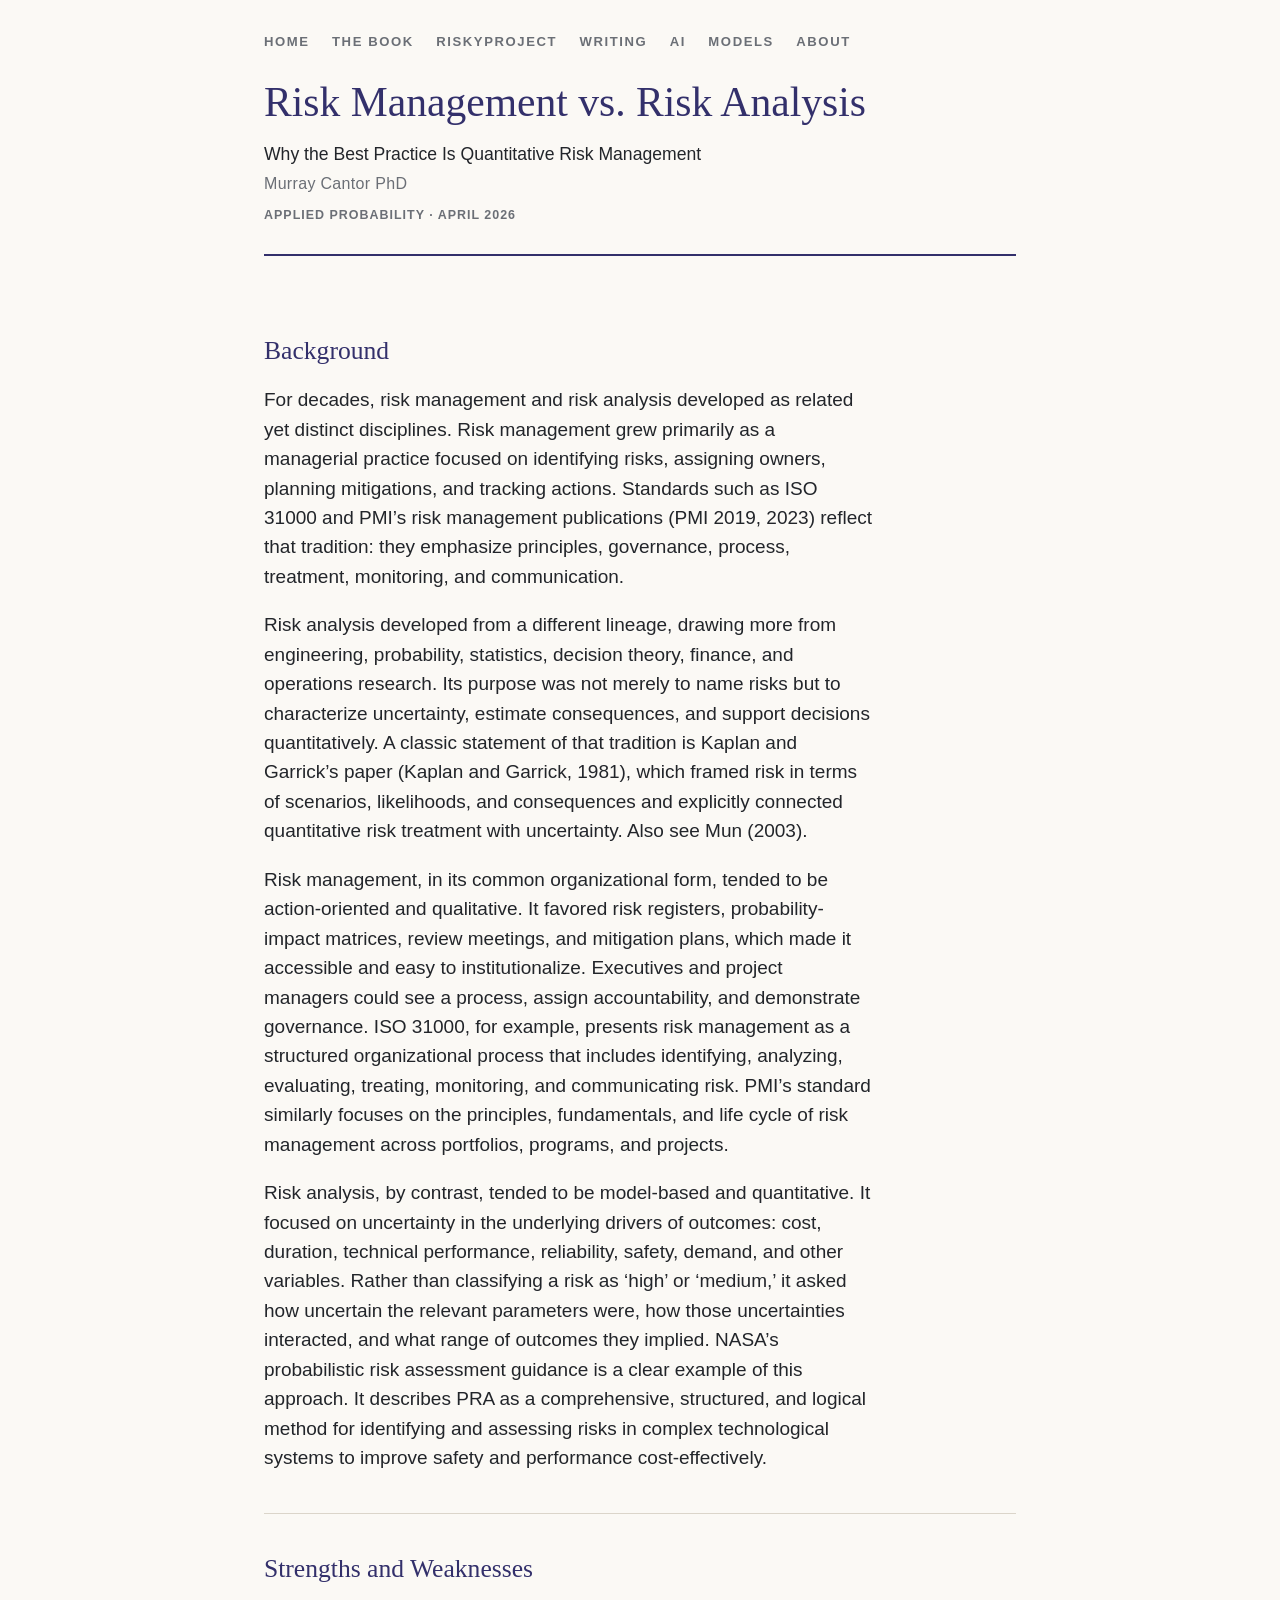
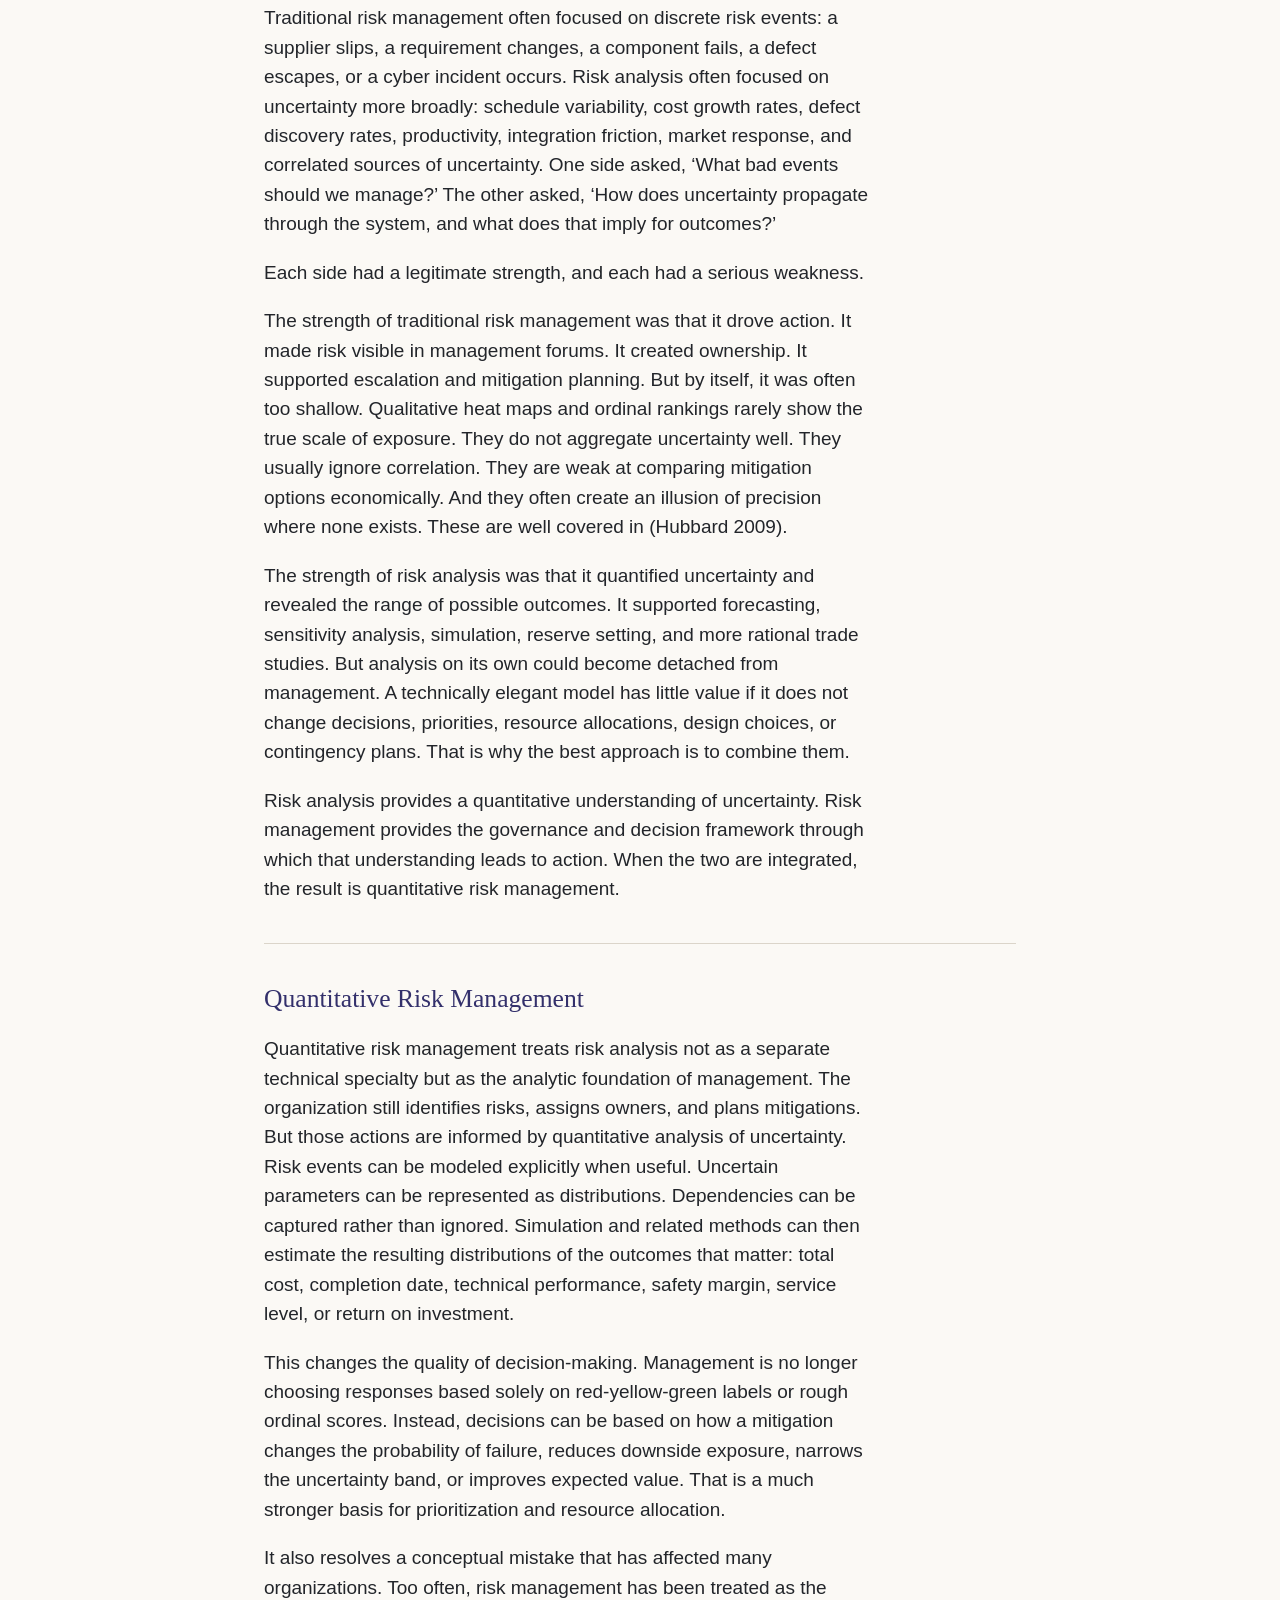
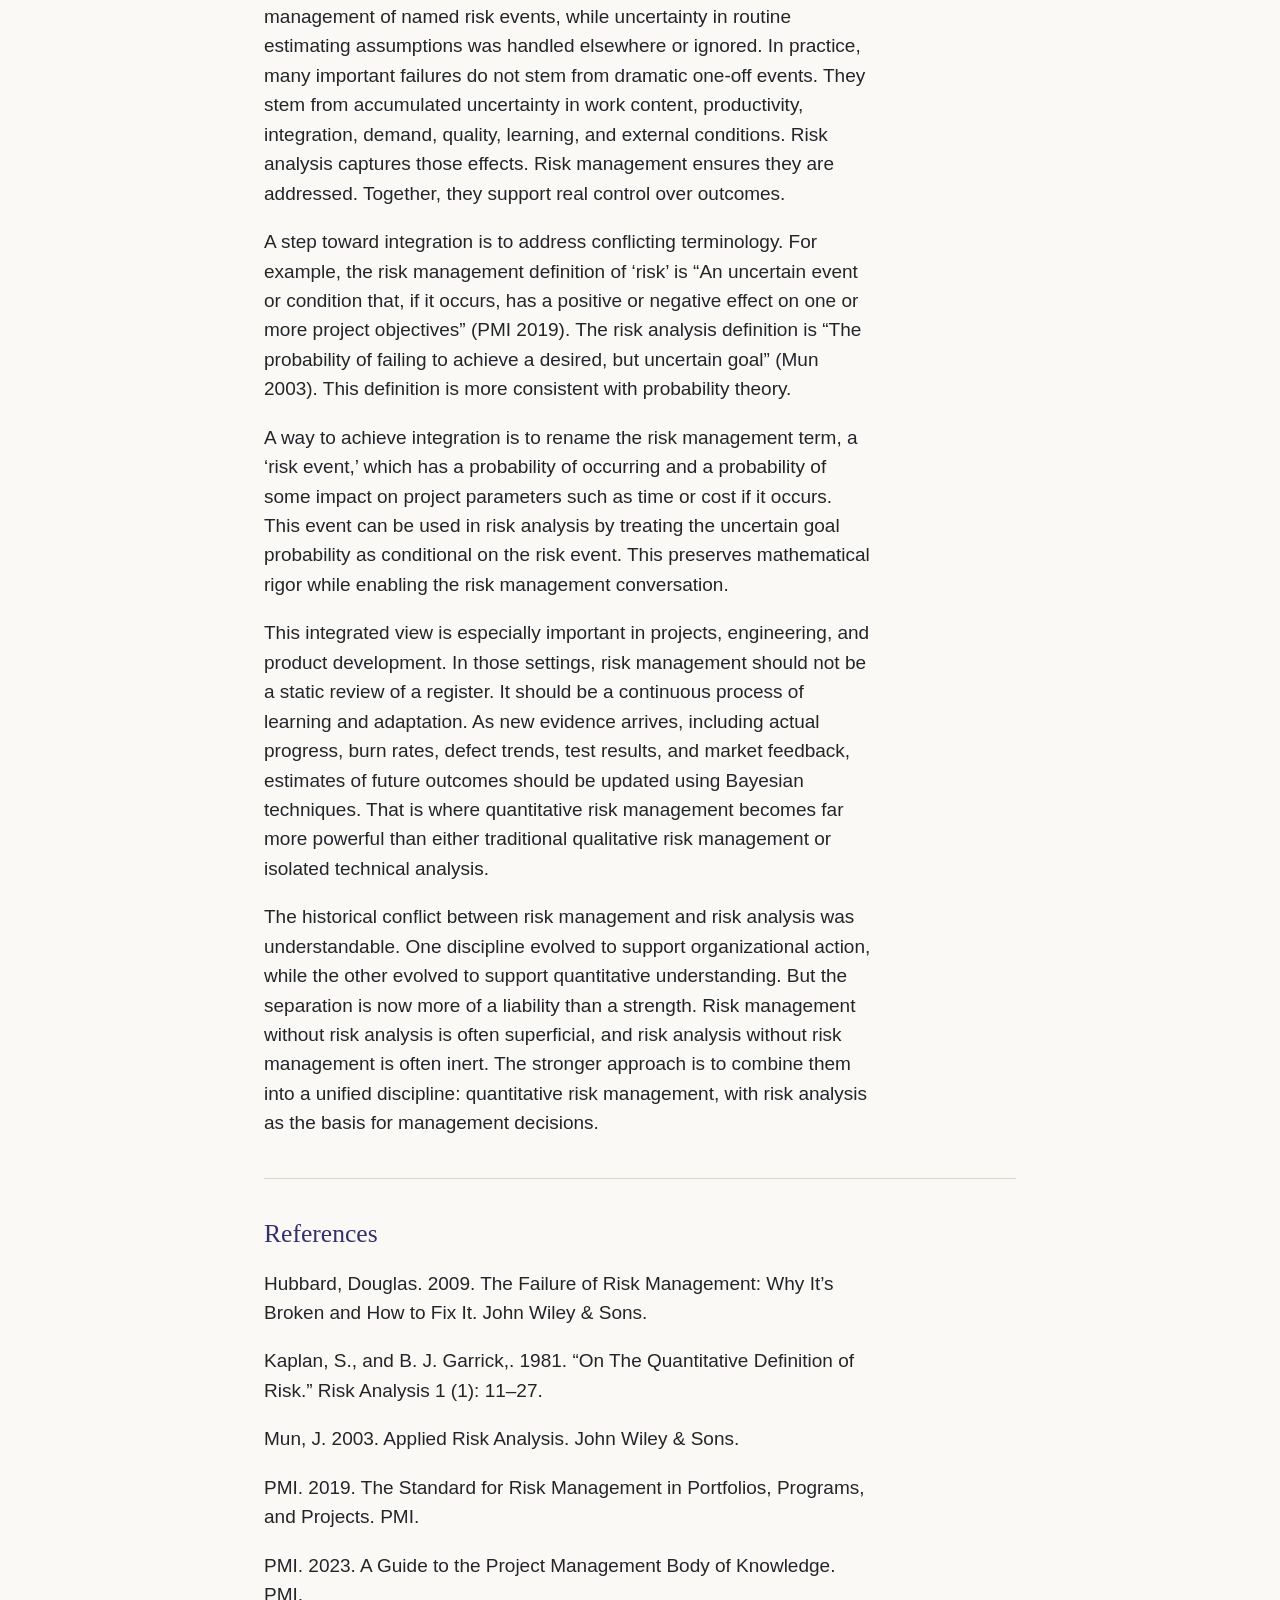
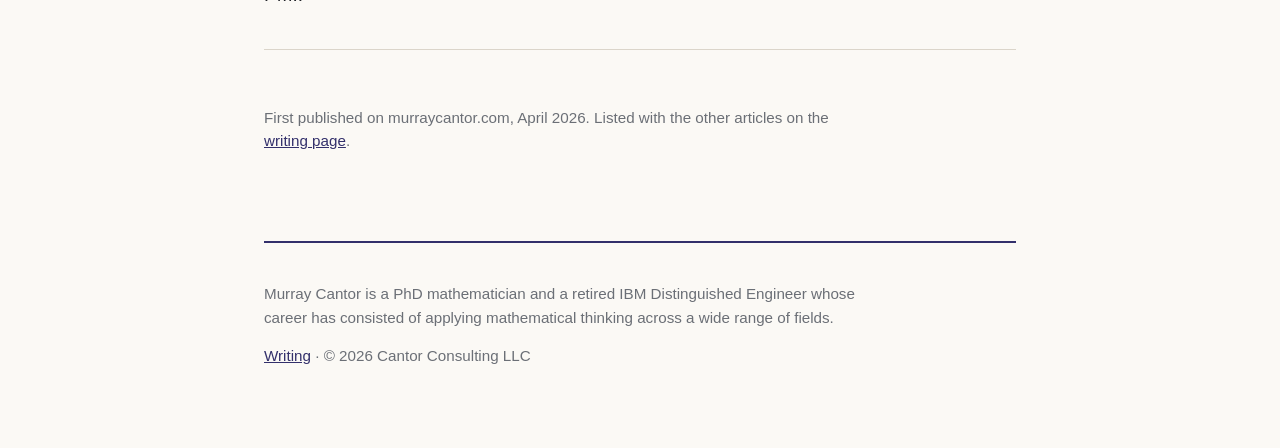
<file: quantitative-risk-management.html>
<!doctype html>
<html lang="en">
<head>
<meta charset="utf-8">
<meta name="viewport" content="width=device-width, initial-scale=1">
<meta name="theme-color" content="#33306B">
<title>Risk Management vs. Risk Analysis &middot; Murray Cantor</title>
<meta name="description" content="Quantitative against qualitative risk management, and why the analysis is worth nothing until it is joined to a management practice. An article by Murray Cantor.">
<link rel="stylesheet" href="site.css">
</head>
<body>
<div class="wrap">

<nav class="sitenav" aria-label="Site">
  <a href="index.html">Home</a>
  <a href="book.html">The book</a>
  <a href="riskyproject.html">RiskyProject</a>
  <a href="writing.html">Writing</a>
  <a href="ai.html">AI</a>
  <a href="ecosystem/index.html">Models</a>
  <a href="about.html">About</a>
</nav>

<header class="masthead">
  <h1>Risk Management vs. Risk Analysis</h1>
  <p class="standfirst">Why the Best Practice Is Quantitative Risk Management</p>
  <p class="byline">Murray Cantor PhD</p>
  <p class="meta">Applied probability &middot; April 2026</p>
</header>

<main>

<section>
  <h2>Background</h2>
  <p>For decades, risk management and risk analysis developed as related yet distinct disciplines. Risk management grew primarily as a managerial practice focused on identifying risks, assigning owners, planning mitigations, and tracking actions. Standards such as ISO 31000 and PMI&rsquo;s risk management publications (PMI 2019, 2023) reflect that tradition: they emphasize principles, governance, process, treatment, monitoring, and communication.</p>

  <p>Risk analysis developed from a different lineage, drawing more from engineering, probability, statistics, decision theory, finance, and operations research. Its purpose was not merely to name risks but to characterize uncertainty, estimate consequences, and support decisions quantitatively. A classic statement of that tradition is Kaplan and Garrick&rsquo;s paper (Kaplan and Garrick, 1981), which framed risk in terms of scenarios, likelihoods, and consequences and explicitly connected quantitative risk treatment with uncertainty. Also see Mun (2003).</p>

  <p>Risk management, in its common organizational form, tended to be action-oriented and qualitative. It favored risk registers, probability-impact matrices, review meetings, and mitigation plans, which made it accessible and easy to institutionalize. Executives and project managers could see a process, assign accountability, and demonstrate governance. ISO 31000, for example, presents risk management as a structured organizational process that includes identifying, analyzing, evaluating, treating, monitoring, and communicating risk. PMI&rsquo;s standard similarly focuses on the principles, fundamentals, and life cycle of risk management across portfolios, programs, and projects.</p>

  <p>Risk analysis, by contrast, tended to be model-based and quantitative. It focused on uncertainty in the underlying drivers of outcomes: cost, duration, technical performance, reliability, safety, demand, and other variables. Rather than classifying a risk as &lsquo;high&rsquo; or &lsquo;medium,&rsquo; it asked how uncertain the relevant parameters were, how those uncertainties interacted, and what range of outcomes they implied. NASA&rsquo;s probabilistic risk assessment guidance is a clear example of this approach. It describes PRA as a comprehensive, structured, and logical method for identifying and assessing risks in complex technological systems to improve safety and performance cost-effectively.</p>

</section>
<section>
  <h2>Strengths and Weaknesses</h2>
  <p>Traditional risk management often focused on discrete risk events: a supplier slips, a requirement changes, a component fails, a defect escapes, or a cyber incident occurs. Risk analysis often focused on uncertainty more broadly: schedule variability, cost growth rates, defect discovery rates, productivity, integration friction, market response, and correlated sources of uncertainty. One side asked, &lsquo;What bad events should we manage?&rsquo; The other asked, &lsquo;How does uncertainty propagate through the system, and what does that imply for outcomes?&rsquo;</p>

  <p>Each side had a legitimate strength, and each had a serious weakness.</p>

  <p>The strength of traditional risk management was that it drove action. It made risk visible in management forums. It created ownership. It supported escalation and mitigation planning. But by itself, it was often too shallow. Qualitative heat maps and ordinal rankings rarely show the true scale of exposure. They do not aggregate uncertainty well. They usually ignore correlation. They are weak at comparing mitigation options economically. And they often create an illusion of precision where none exists. These are well covered in (Hubbard 2009).</p>

  <p>The strength of risk analysis was that it quantified uncertainty and revealed the range of possible outcomes. It supported forecasting, sensitivity analysis, simulation, reserve setting, and more rational trade studies. But analysis on its own could become detached from management. A technically elegant model has little value if it does not change decisions, priorities, resource allocations, design choices, or contingency plans. That is why the best approach is to combine them.</p>

  <p>Risk analysis provides a quantitative understanding of uncertainty. Risk management provides the governance and decision framework through which that understanding leads to action. When the two are integrated, the result is quantitative risk management.</p>

</section>
<section>
  <h2>Quantitative Risk Management</h2>
  <p>Quantitative risk management treats risk analysis not as a separate technical specialty but as the analytic foundation of management. The organization still identifies risks, assigns owners, and plans mitigations. But those actions are informed by quantitative analysis of uncertainty. Risk events can be modeled explicitly when useful. Uncertain parameters can be represented as distributions. Dependencies can be captured rather than ignored. Simulation and related methods can then estimate the resulting distributions of the outcomes that matter: total cost, completion date, technical performance, safety margin, service level, or return on investment.</p>

  <p>This changes the quality of decision-making. Management is no longer choosing responses based solely on red-yellow-green labels or rough ordinal scores. Instead, decisions can be based on how a mitigation changes the probability of failure, reduces downside exposure, narrows the uncertainty band, or improves expected value. That is a much stronger basis for prioritization and resource allocation.</p>

  <p>It also resolves a conceptual mistake that has affected many organizations. Too often, risk management has been treated as the management of named risk events, while uncertainty in routine estimating assumptions was handled elsewhere or ignored. In practice, many important failures do not stem from dramatic one-off events. They stem from accumulated uncertainty in work content, productivity, integration, demand, quality, learning, and external conditions. Risk analysis captures those effects. Risk management ensures they are addressed. Together, they support real control over outcomes.</p>

  <p>A step toward integration is to address conflicting terminology. For example, the risk management definition of &lsquo;risk&rsquo; is &ldquo;An uncertain event or condition that, if it occurs, has a positive or negative effect on one or more project objectives&rdquo; (PMI 2019). The risk analysis definition is &ldquo;The probability of failing to achieve a desired, but uncertain goal&rdquo; (Mun 2003). This definition is more consistent with probability theory.</p>

  <p>A way to achieve integration is to rename the risk management term, a &lsquo;risk event,&rsquo; which has a probability of occurring and a probability of some impact on project parameters such as time or cost if it occurs. This event can be used in risk analysis by treating the uncertain goal probability as conditional on the risk event. This preserves mathematical rigor while enabling the risk management conversation.</p>

  <p>This integrated view is especially important in projects, engineering, and product development. In those settings, risk management should not be a static review of a register. It should be a continuous process of learning and adaptation. As new evidence arrives, including actual progress, burn rates, defect trends, test results, and market feedback, estimates of future outcomes should be updated using Bayesian techniques. That is where quantitative risk management becomes far more powerful than either traditional qualitative risk management or isolated technical analysis.</p>

  <p>The historical conflict between risk management and risk analysis was understandable. One discipline evolved to support organizational action, while the other evolved to support quantitative understanding. But the separation is now more of a liability than a strength. Risk management without risk analysis is often superficial, and risk analysis without risk management is often inert. The stronger approach is to combine them into a unified discipline: quantitative risk management, with risk analysis as the basis for management decisions.</p>

</section>
<section>
  <h2>References</h2>
  <p>Hubbard, Douglas. 2009. The Failure of Risk Management: Why It&rsquo;s Broken and How to Fix It. John Wiley &amp; Sons.</p>

  <p>Kaplan, S., and B. J. Garrick,. 1981. &ldquo;On The Quantitative Definition of Risk.&rdquo; Risk Analysis 1 (1): 11&ndash;27.</p>

  <p>Mun, J. 2003. Applied Risk Analysis. John Wiley &amp; Sons.</p>

  <p>PMI. 2019. The Standard for Risk Management in Portfolios, Programs, and Projects. PMI.</p>

  <p>PMI. 2023. A Guide to the Project Management Body of Knowledge. PMI.</p>

</section>

<section>
  <p class="note">First published on murraycantor.com, April 2026. Listed with the other articles on the <a href="writing.html#quantitative-risk-management">writing page</a>.</p>
</section>

</main>

<footer>
  <p>Murray Cantor is a PhD mathematician and a retired IBM Distinguished Engineer whose career has consisted of applying mathematical thinking across a wide range of fields.</p>
  <p><a href="writing.html">Writing</a> &middot; &copy; 2026 Cantor Consulting LLC</p>
</footer>

</div>
</body>
</html>
</file>
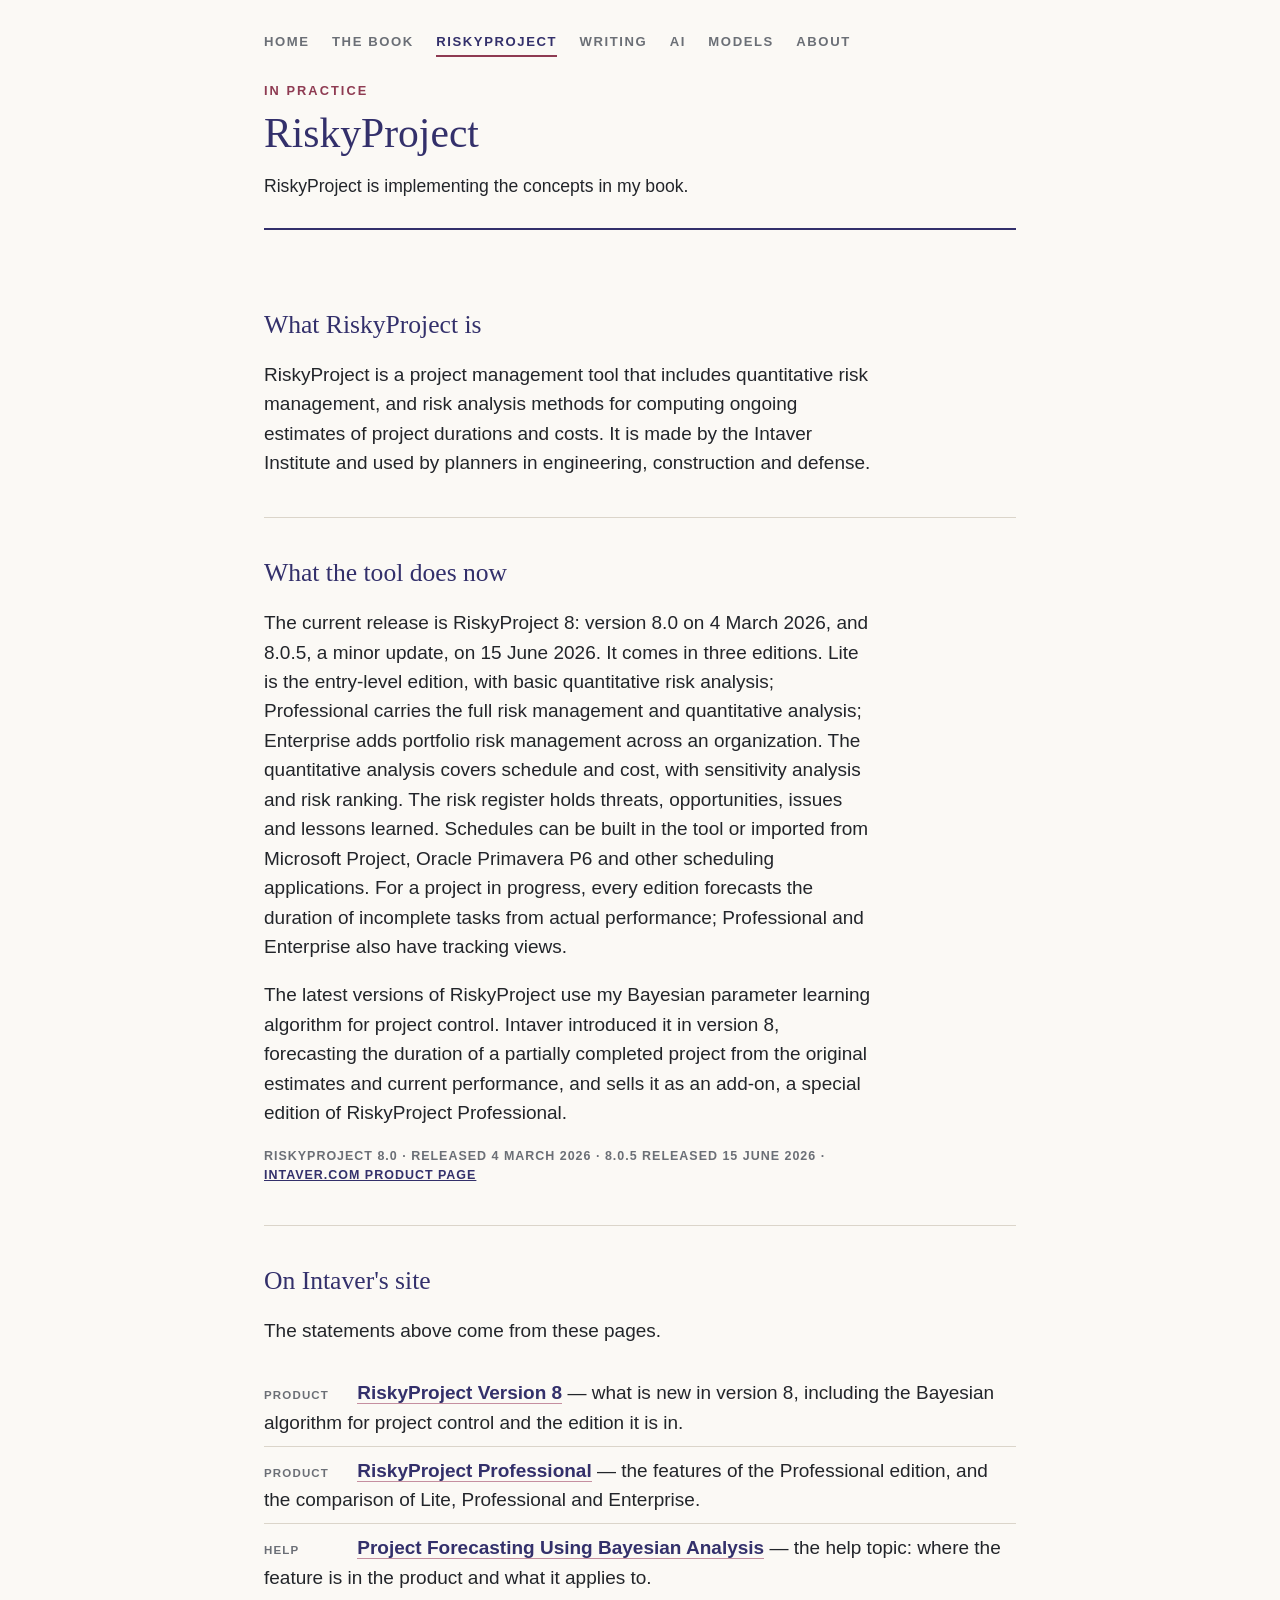
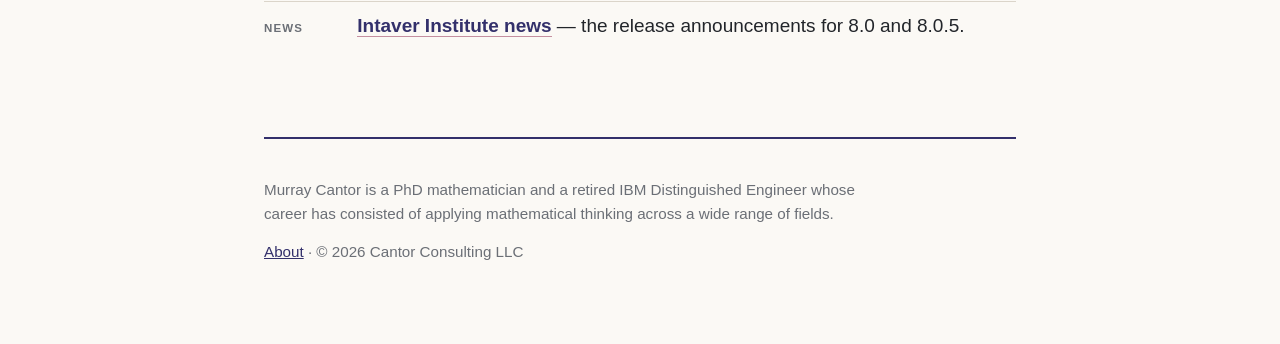
<file: riskyproject.html>
<!doctype html>
<html lang="en">
<head>
<meta charset="utf-8">
<meta name="viewport" content="width=device-width, initial-scale=1">
<meta name="theme-color" content="#33306B">
<title>RiskyProject &middot; Murray Cantor</title>
<meta name="description" content="RiskyProject is a project management tool from the Intaver Institute that includes quantitative risk management and risk analysis methods. It already provides methods for implementing techniques from Murray Cantor's forthcoming book on the economics of project development, with more to come, and the latest versions use his Bayesian parameter learning algorithm for project control.">
<link rel="stylesheet" href="site.css">
</head>
<body>
<div class="wrap">

<nav class="sitenav" aria-label="Site">
  <a href="index.html">Home</a>
  <a href="book.html">The book</a>
  <a href="riskyproject.html" aria-current="page">RiskyProject</a>
  <a href="writing.html">Writing</a>
  <a href="ai.html">AI</a>
  <a href="ecosystem/index.html">Models</a>
  <a href="about.html">About</a>
</nav>

<header class="masthead">
  <p class="eyebrow">In practice</p>
  <h1>RiskyProject</h1>
  <p class="standfirst">RiskyProject is implementing the concepts in my book.</p>
</header>

<main>

<section aria-labelledby="what-h">
  <h2 id="what-h">What RiskyProject is</h2>

  <p>RiskyProject is a project management tool that includes quantitative risk management, and risk analysis methods for computing ongoing estimates of project durations and costs. It is made by the Intaver Institute and used by planners in engineering, construction and defense.</p>
</section>

<section aria-labelledby="ships-h">
  <h2 id="ships-h">What the tool does now</h2>

  <p>The current release is RiskyProject 8: version 8.0 on 4 March 2026, and 8.0.5, a minor update, on 15 June 2026. It comes in three editions. Lite is the entry-level edition, with basic quantitative risk analysis; Professional carries the full risk management and quantitative analysis; Enterprise adds portfolio risk management across an organization. The quantitative analysis covers schedule and cost, with sensitivity analysis and risk ranking. The risk register holds threats, opportunities, issues and lessons learned. Schedules can be built in the tool or imported from Microsoft Project, Oracle Primavera P6 and other scheduling applications. For a project in progress, every edition forecasts the duration of incomplete tasks from actual performance; Professional and Enterprise also have tracking views.</p>

  <p>The latest versions of RiskyProject use my Bayesian parameter learning algorithm for project control. Intaver introduced it in version 8, forecasting the duration of a partially completed project from the original estimates and current performance, and sells it as an add-on, a special edition of RiskyProject Professional.</p>

  <p class="meta">RiskyProject 8.0 &middot; released 4 March 2026 &middot; 8.0.5 released 15 June 2026 &middot; <a href="https://intaver.com/products/riskyproject-version-8/">intaver.com product page</a></p>
</section>

<section aria-labelledby="links-h">
  <h2 id="links-h">On Intaver's site</h2>

  <p>The statements above come from these pages.</p>

  <ul class="files">
    <li><span class="kind">Product</span> <a href="https://intaver.com/products/riskyproject-version-8/">RiskyProject Version 8</a> &mdash; what is new in version 8, including the Bayesian algorithm for project control and the edition it is in.</li>
    <li><span class="kind">Product</span> <a href="https://intaver.com/products/riskyproject-professional/">RiskyProject Professional</a> &mdash; the features of the Professional edition, and the comparison of Lite, Professional and Enterprise.</li>
    <li><span class="kind">Help</span> <a href="https://www.intaver.com/Help4/RP_Help.php?file=RP8_Help_BayesianAnalysis.html">Project Forecasting Using Bayesian Analysis</a> &mdash; the help topic: where the feature is in the product and what it applies to.</li>
    <li><span class="kind">News</span> <a href="https://intaver.com/news/">Intaver Institute news</a> &mdash; the release announcements for 8.0 and 8.0.5.</li>
  </ul>
</section>

</main>

<footer>
  <p>Murray Cantor is a PhD mathematician and a retired IBM Distinguished Engineer whose career has consisted of applying mathematical thinking across a wide range of fields.</p>
  <p><a href="about.html">About</a> &middot; &copy; 2026 Cantor Consulting LLC</p>
</footer>

</div>
</body>
</html>
</file>
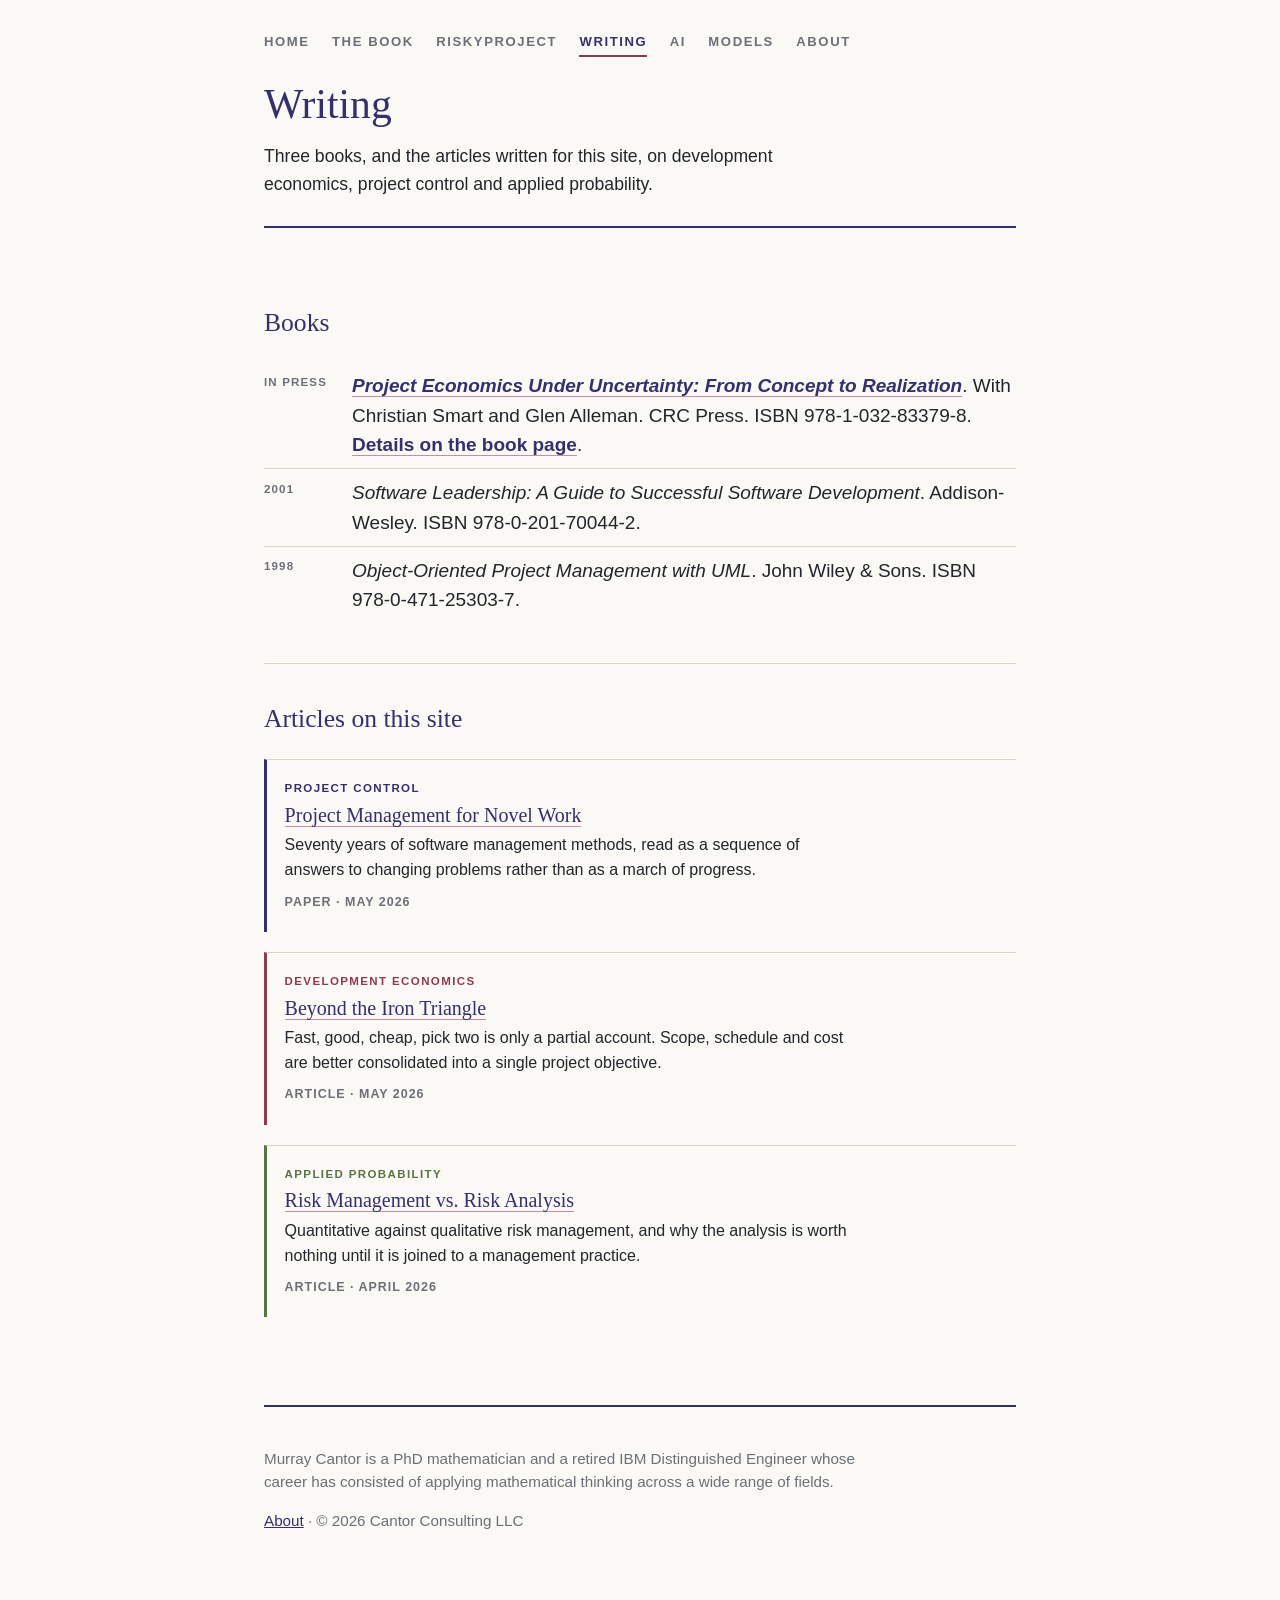
<file: writing.html>
<!doctype html>
<html lang="en">
<head>
<meta charset="utf-8">
<meta name="viewport" content="width=device-width, initial-scale=1">
<meta name="theme-color" content="#33306B">
<title>Writing &middot; Murray Cantor</title>
<meta name="description" content="Books and articles by Murray Cantor, on the economics of project development and the instruments that measure it: development economics, project control and applied probability.">
<link rel="stylesheet" href="site.css">
</head>
<body>
<div class="wrap">

<nav class="sitenav" aria-label="Site">
  <a href="index.html">Home</a>
  <a href="book.html">The book</a>
  <a href="riskyproject.html">RiskyProject</a>
  <a href="writing.html" aria-current="page">Writing</a>
  <a href="ai.html">AI</a>
  <a href="ecosystem/index.html">Models</a>
  <a href="about.html">About</a>
</nav>

<header class="masthead">
  <h1>Writing</h1>
  <p class="standfirst">Three books, and the articles written for this site, on development economics, project control and applied probability.</p>
</header>

<main>

<div class="group">
  <h2>Books</h2>

  <ul class="files gutter">
    <li><span class="kind">In press</span> <em><a href="https://www.routledge.com/Project-Economics-Under-Uncertainty-From-Concept-to-Realization/Cantor-Smart-Alleman/p/book/9781032833798">Project Economics Under Uncertainty: From Concept to Realization</a></em>. With Christian Smart and Glen Alleman. CRC Press. ISBN 978-1-032-83379-8. <a href="book.html">Details on the book page</a>.</li>
    <li><span class="kind">2001</span> <em>Software Leadership: A Guide to Successful Software Development</em>. Addison-Wesley. ISBN 978-0-201-70044-2.</li>
    <li><span class="kind">1998</span> <em>Object-Oriented Project Management with UML</em>. John Wiley &amp; Sons. ISBN 978-0-471-25303-7.</li>
  </ul>
</div>

<div class="group">
  <h2>Articles on this site</h2>

  <article class="piece p2" id="evolution-of-project-management">
    <p class="tag">Project control</p>
    <h3><a href="evolution-of-project-management.html">Project Management for Novel Work</a></h3>
    <p class="sub">Seventy years of software management methods, read as a sequence of answers to changing problems rather than as a march of progress.</p>
    <p class="meta">Paper &middot; May 2026</p>
  </article>

  <article class="piece p1" id="beyond-the-iron-triangle">
    <p class="tag">Development economics</p>
    <h3><a href="beyond-the-iron-triangle.html">Beyond the Iron Triangle</a></h3>
    <p class="sub">Fast, good, cheap, pick two is only a partial account. Scope, schedule and cost are better consolidated into a single project objective.</p>
    <p class="meta">Article &middot; May 2026</p>
  </article>

  <article class="piece p3" id="quantitative-risk-management">
    <p class="tag">Applied probability</p>
    <h3><a href="quantitative-risk-management.html">Risk Management vs. Risk Analysis</a></h3>
    <p class="sub">Quantitative against qualitative risk management, and why the analysis is worth nothing until it is joined to a management practice.</p>
    <p class="meta">Article &middot; April 2026</p>
  </article>

</div>

</main>

<footer>
  <p>Murray Cantor is a PhD mathematician and a retired IBM Distinguished Engineer whose career has consisted of applying mathematical thinking across a wide range of fields.</p>
  <p><a href="about.html">About</a> &middot; &copy; 2026 Cantor Consulting LLC</p>
</footer>

</div>
</body>
</html>
</file>
<file: site.css>
/* ============================================================================
   site.css — murraycantor.com

   Every page in this folder links this one file and nothing else. Change a
   colour, a font or a rule here and index.html, book.html, riskyproject.html,
   writing.html, about.html and 404.html all follow.

   PALETTE
   This site is a sibling of healthy-skepticism.com, not a copy of it. The
   structure, the type inversion and the neutrals are the same. The accent
   pairing is different: healthy-skepticism.com is navy #1F3A5F with teal
   #2E7D7B; this site is

       --indigo  #33306B   primary: headings, links, the two heavy rules
       --garnet  #8E3B52   accent: eyebrows, left borders, the mark

   Indigo is darker and cooler than the navy and reads as a mathematics
   colour without turning corporate. Garnet is warm enough to sit on the
   #FBF9F5 paper without vibrating against it, and is far enough from the
   amber focus ring (#E08A3C) that the two never read as the same signal.

   Neutrals are carried over unchanged: --ink #22252A, --paper #FBF9F5,
   --rule #DBD5CA, --muted #6B6F76.

   No web fonts, no CDN, no JavaScript. The only image is Murray's
   portrait, held locally in images/ and used on two pages. The masthead mark is
   inline SVG in each page. Every path in the site is relative, so the pages
   open correctly from disk as well as from a server.
   ============================================================================ */

/* ---------- tokens ---------- */
:root{
  --indigo:#33306B;
  --garnet:#8E3B52;
  --garnet-pale:#C58FA0;
  --amber:#E08A3C;
  --moss:#5A7247;
  --ink:#22252A;
  --paper:#FBF9F5;
  --rule:#DBD5CA;
  --muted:#6B6F76;
  --serif:"Bookman Old Style","Bookman","Georgia",serif;
  --sans:"Calibri","Segoe UI",-apple-system,BlinkMacSystemFont,"Helvetica Neue",Arial,sans-serif;
}

/* ---------- base ---------- */
*{box-sizing:border-box}
html{-webkit-text-size-adjust:100%}
body{
  margin:0;background:var(--paper);color:var(--ink);
  font-family:var(--sans);font-size:19px;line-height:1.55;
}

.wrap{max-width:50rem;margin:0 auto;padding:2rem 1.5rem 5rem}

/* ---------- nav ---------- */
.sitenav{
  display:flex;flex-wrap:wrap;gap:1.4rem;
  font-size:.82rem;letter-spacing:.12em;text-transform:uppercase;font-weight:700;
  padding-bottom:1.5rem
}
.sitenav a{color:var(--muted);text-decoration:none;padding-bottom:.15rem}
.sitenav a:hover{color:var(--indigo)}
.sitenav a[aria-current="page"]{color:var(--indigo);border-bottom:2px solid var(--garnet)}
.sitenav a:focus-visible{outline:3px solid var(--amber);outline-offset:3px}

/* ---------- masthead ---------- */
.masthead{position:relative;border-bottom:2px solid var(--indigo);padding-bottom:1.75rem;margin-bottom:2.5rem}
.mark-corner{position:absolute;top:0;right:0;width:64px;height:64px;color:var(--garnet)}

.eyebrow{
  font-size:.8rem;letter-spacing:.16em;text-transform:uppercase;
  color:var(--garnet);font-weight:700;margin:0 0 .6rem
}
h1{font-family:var(--serif);font-size:2.6rem;line-height:1.12;margin:0 0 1rem;color:var(--indigo);font-weight:400}
.masthead h1:last-child{margin-bottom:0}
.byline{margin:.2rem 0 0;font-size:1rem;color:var(--muted);letter-spacing:.02em}
.standfirst{margin:0;max-width:36rem;font-size:1.1rem}

/* ---------- headings and prose ---------- */
h2{font-family:var(--serif);font-size:1.6rem;line-height:1.2;margin:0 0 1rem;font-weight:400;color:var(--indigo)}
h3{font-family:var(--serif);font-size:1.25rem;line-height:1.25;margin:0;font-weight:400;color:var(--ink)}

p{max-width:38rem}
p:last-child{margin-bottom:0}
.note{color:var(--muted);font-size:.95rem}

a{color:var(--indigo)}
a:focus-visible{outline:3px solid var(--amber);outline-offset:3px;border-radius:2px}

section{padding:2.5rem 0;border-bottom:1px solid var(--rule)}
section:last-of-type{border-bottom:0}

footer{margin-top:3rem;padding-top:1.5rem;border-top:2px solid var(--indigo);font-size:.95rem;color:var(--muted)}
footer p{max-width:38rem}
footer a{color:var(--indigo)}

/* ---------- the unfinished marker ----------
   Anything the site cannot yet state as fact is wrapped in .tk. It is meant
   to be impossible to miss and impossible to publish by accident. NOTES.md
   lists every one of them. ---------------------------------------------- */
.tk{
  display:inline;background:#F7E3C6;color:#7A4A12;
  border-bottom:1.5px solid var(--amber);border-radius:2px;
  padding:.05em .35em;
  font-family:var(--sans);font-size:.74rem;font-weight:700;
  letter-spacing:.09em;text-transform:uppercase;white-space:normal
}

/* ---------- metadata line ---------- */
.meta{
  margin:.6rem 0 0;font-size:.78rem;letter-spacing:.08em;text-transform:uppercase;
  color:var(--muted);font-weight:700;max-width:38rem
}
.worktitle{
  font-family:var(--serif);font-size:1.3rem;line-height:1.3;
  color:var(--ink);margin:0 0 .5rem;max-width:34rem
}
/* The subtitle sets on its own line. Left to wrap on its own the title breaks
   after "From", or leaves "Realization" alone on line two; the colon is the
   right place for it to turn. */
.worktitle .subtitle{display:block;color:var(--muted);font-size:.94em}
.provisional{
  font-family:var(--serif);font-style:italic;font-size:1.1rem;
  margin:.5rem 0 0;padding-left:.9rem;border-left:3px solid var(--garnet);
  color:var(--muted);max-width:36rem
}

/* ---------- cards ---------- */
.cards{display:grid;grid-template-columns:1fr 1fr;gap:1.25rem;margin-top:1.5rem}
.card{
  display:block;text-decoration:none;color:inherit;
  border:1.5px solid var(--rule);border-left:4px solid var(--garnet);
  border-radius:3px;padding:1.25rem 1.35rem;background:#fff
}
.card:hover{border-color:var(--garnet-pale);border-left-color:var(--indigo)}
.card:focus-visible{outline:3px solid var(--amber);outline-offset:3px}
.card h3{margin-bottom:.35rem;color:var(--indigo)}
.card p{margin:0;font-size:.97rem;color:var(--muted);max-width:none}

/* ---------- the three principles ---------- */
ol.principles{list-style:none;margin:0;padding:0;counter-reset:principle}
ol.principles li{padding:1rem 0;border-top:1px solid var(--rule);counter-increment:principle}
ol.principles li:first-child{border-top:0}
ol.principles .name{font-family:var(--serif);font-size:1.2rem;color:var(--ink);display:block}
ol.principles .name::before{
  content:counter(principle);
  font-family:var(--sans);font-size:.8rem;font-weight:700;color:var(--garnet);
  display:inline-block;min-width:1.6rem;vertical-align:.15em
}
ol.principles .q{
  font-family:var(--serif);font-style:italic;color:var(--muted);
  margin:.3rem 0 0 1.6rem;display:block;max-width:36rem
}
ol.principles .expl{margin:.5rem 0 0 1.6rem;max-width:36rem}

/* ---------- notices (recent writing) ---------- */
ul.notices{list-style:none;margin:0;padding:0}
ul.notices li{padding:.85rem 0;border-top:1px solid var(--rule);max-width:38rem}
ul.notices li:first-child{border-top:0}
ul.notices .when{
  display:block;font-size:.72rem;letter-spacing:.12em;text-transform:uppercase;
  color:var(--muted);font-weight:700;margin-bottom:.15rem
}
ul.notices a{font-weight:600;text-decoration:none;border-bottom:1.5px solid var(--garnet-pale)}
ul.notices a:hover{border-bottom-color:var(--indigo)}
ul.notices .gloss{display:block;color:var(--muted);font-size:.95rem}
.more{margin-top:1.5rem;font-weight:600}

/* ---------- article entries (writing.html) ---------- */
.group{padding:2.5rem 0;border-bottom:1px solid var(--rule)}
.group:last-of-type{border-bottom:0}
.group > h2{margin-bottom:1.5rem}
article.piece{
  padding:1.25rem 0 1.25rem 1.1rem;border-top:1px solid var(--rule);
  border-left:3px solid var(--accent,var(--garnet));margin-top:1.25rem
}
article.piece:first-of-type{margin-top:0}
article.piece .tag{
  margin:0 0 .3rem;font-size:.72rem;letter-spacing:.12em;text-transform:uppercase;
  font-weight:700;color:var(--accent,var(--garnet))
}
article.piece h3 a{text-decoration:none;border-bottom:1.5px solid var(--garnet-pale)}
article.piece h3 a:hover{border-bottom-color:var(--indigo)}
article.piece .sub{margin:.35rem 0 0;font-size:1rem;max-width:36rem}
.p1{--accent:var(--garnet)}
.p2{--accent:var(--indigo)}
.p3{--accent:var(--moss)}

/* ---------- file list ---------- */
ul.files{list-style:none;margin:1.5rem 0 0;padding:0}
ul.files li{padding:.55rem 0;border-top:1px solid var(--rule)}
ul.files li:first-child{border-top:0}
ul.files a{text-decoration:none;font-weight:600;border-bottom:1.5px solid var(--garnet-pale)}
ul.files a:hover{border-bottom-color:var(--indigo)}
/* Gutter file lists: writing.html's citations. The label
   sits in a 5.5rem gutter inside the list and the entry hangs beside it, so a
   wrapped line lines up under the first line rather than running back under the
   label. Below the 34rem breakpoint the label becomes its own line and the gutter
   is switched off; see the media query at the foot of this file. */
ul.files.gutter li{position:relative;padding-left:5.5rem}
ul.files.gutter .kind{position:absolute;left:0;top:.72rem;min-width:0}
.kind{
  display:inline-block;min-width:5.5rem;
  font-size:.72rem;letter-spacing:.1em;text-transform:uppercase;
  color:var(--muted);font-weight:700
}

/* ---------- credentials list (about.html) ---------- */
dl.record{margin:0}
dl.record dt{
  font-family:var(--serif);font-size:1.15rem;color:var(--ink);
  padding-top:1rem;margin-top:1rem;border-top:1px solid var(--rule)
}
dl.record dt:first-child{padding-top:0;margin-top:0;border-top:0}
dl.record dd{margin:.3rem 0 0;max-width:38rem;color:var(--muted)}

/* ---------- call to action ---------- */
.cta{
  display:inline-block;font-weight:600;text-decoration:none;color:#fff;
  background:var(--indigo);padding:.7rem 1.3rem;border-radius:3px;margin-top:.25rem
}
.cta:hover{background:var(--garnet)}
.cta:focus-visible{outline:3px solid var(--amber);outline-offset:3px}

/* ---------- portrait ----------
   The one photograph on the site: Murray, and nothing else. The design still
   carries no other imagery — no stock, no decoration, no icons. The frame
   follows the card language already in use here: a hairline rule with a
   garnet edge on the left. No shadow, no circle, no crop.

   Murray supplied the file on 3 September 2026: images/murray-cantor.jpg,
   640 x 776, which is 1998 x 2422 scaled down and not cropped. That is a
   1 : 1.2125 portrait rather than the 4:5 the layout was drawn for — a 3%
   difference, absorbed by the width/height attributes on the two <img> tags
   rather than by cropping, because the original has very little headroom
   above the hair and none to spare.

   The width/height attributes carry that ratio, not the old 4:5: 160 x 194 in
   the masthead (exact — 640 x 776 divides cleanly by four) and 300 x 364 on
   about.html. They are not decoration: the browser reserves the space from
   them before the picture arrives, so nothing on the page jumps. Measured
   shift is 0px on the home page and 0.2px on about. If the file is ever
   replaced, recompute both pairs from the new file's ratio.

   The studio background is a cool near-white that reads about 30 levels
   darker than this page's warm --paper, so the picture sits as a distinctly
   grey rectangle rather than a floating white box; the hairline --rule border
   and the garnet edge are enough to close the join. See NOTES.md section 9.
   ------------------------------------------------------------------------ */
img.portrait{
  display:block;max-width:100%;height:auto;
  border:1px solid var(--rule);border-left:3px solid var(--garnet);
  border-radius:3px;background:var(--paper)
}

/* about.html — the portrait beside the opening biographical paragraphs */
.bio-lede{display:grid;grid-template-columns:300px 1fr;gap:1.75rem;align-items:start;margin-top:.25rem}
.bio-lede .portrait{width:300px}
.bio-lede-text > p:first-child{margin-top:0}

/* index.html — the smaller portrait, left of the name in the masthead. The
   .mark-corner ornament keeps its top-right corner; the portrait takes the
   left, so the two never meet. */
.masthead-body{display:flex;gap:1.5rem;align-items:flex-start}
.masthead-text{flex:1 1 auto;min-width:0}
.masthead-text > *:first-child{margin-top:0}
.masthead .portrait{flex:0 0 auto;width:160px}

/* ---------- narrow screens ---------- */
@media (max-width:34rem){
  body{font-size:18px}
  .wrap{padding:1.5rem 1.15rem 3.5rem}
  h1{font-size:2rem}
  h2{font-size:1.4rem}
  .cards{grid-template-columns:1fr}
  .kind{display:block;min-width:0;margin-bottom:.15rem}
  ul.files.gutter li{padding-left:0}
  ul.files.gutter .kind{position:static}
  .mark-corner{width:44px;height:44px}
  .worktitle{font-size:1.15rem}
  .bio-lede{grid-template-columns:1fr;gap:1.25rem}
  .bio-lede .portrait{width:100%}
  .masthead-body{flex-direction:column;gap:1.1rem}
  .masthead .portrait{width:120px}
}

/* ---------- recorded talk (ai.html) ---------- */
video.talk{display:block;width:100%;height:auto;margin:1.25rem 0 1.5rem;background:var(--ink);border:1px solid var(--rule);border-radius:3px}
ol.parts{max-width:38rem;padding-left:1.4rem}
ol.parts li{margin:.4rem 0}
p.download{margin:0 0 .4rem}
p.download + .note{margin-top:0}

/* ---------- paper on ai-supervised-drafting.html ---------- */
ul.cases{max-width:38rem;padding-left:1.2rem}
ul.cases li{margin:.6rem 0}
p.eq{font-family:Georgia,serif;font-size:1rem;background:#fff;border-left:3px solid var(--garnet);padding:.7rem 1rem;overflow-x:auto}
table.matrix{border-collapse:collapse;margin:1.5rem 0;font-size:1rem;max-width:100%}
table.matrix caption{caption-side:top;text-align:left;color:var(--muted);font-size:.95rem;padding-bottom:.5rem}
table.matrix th,table.matrix td{border:1px solid var(--rule);padding:.5rem .9rem;text-align:left;vertical-align:top}
table.matrix thead th{color:var(--indigo)}
table.matrix tbody th{font-weight:600}
ol.refs{max-width:38rem;font-size:.95rem;padding-left:1.6rem}
ol.refs li{margin:.45rem 0;overflow-wrap:anywhere}
figure.pair{margin:1.5rem 0}
figure.pair .imgs{display:flex;flex-wrap:wrap;gap:1rem;align-items:flex-start}
figure.pair img{width:calc(50% - .5rem);min-width:14rem;height:auto;border:1px solid var(--rule)}
figure.pair figcaption{color:var(--muted);font-size:.95rem;margin-top:.5rem;max-width:38rem}

/* ---------- home: book card with its own links (v46) ---------- */
div.card h3 a{color:inherit;text-decoration:none}
div.card h3 a:hover{text-decoration:underline}
div.card .cardtitle{font-family:var(--serif);color:var(--ink);text-decoration:none;border-bottom:1.5px solid var(--garnet-pale)}
div.card .cardtitle:hover{border-bottom-color:var(--indigo)}
div.card p + p.meta{margin-top:.5rem}
div.card p.meta a{color:var(--indigo)}

/* ---------- home: five cards (v48) ----------
   With the Models card the overview holds five. The book card spans the full
   row, so the other four sit in two even pairs and none is left alone. */
.cards .card-book{grid-column:1/-1}
</file>
